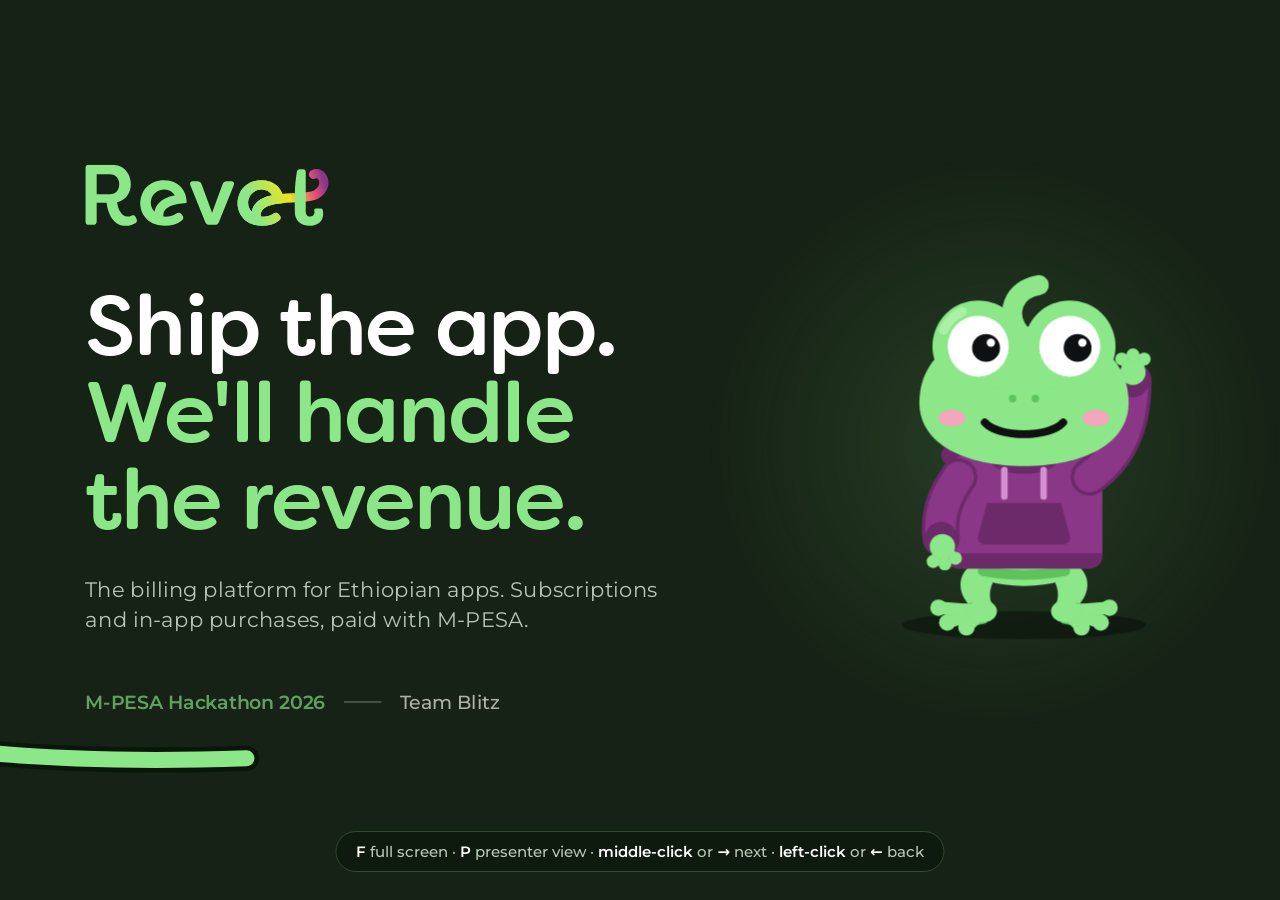
<file: index.html>
<!doctype html>
<html lang="en">
  <head>
    <meta charset="utf-8" />
    <meta name="viewport" content="width=device-width, initial-scale=1" />
    <title>Revet pitch deck</title>
    <link rel="icon" href="assets/favicon.svg" />
    <link rel="stylesheet" href="assets/app.css" />
    <link rel="stylesheet" href="assets/deck.css" />
  </head>
  <body>
    <div id="frame">
      <div id="stage">
        <div id="bg"></div>
<section class="slide" id="s-title" aria-label="Revet">
    <div class="glow" style="left:1060px;top:100px;width:860px;height:860px;background:radial-gradient(closest-side,rgba(139,231,136,.14),rgba(139,231,136,0))"></div>
    <svg class="thread " viewBox="0 0 1920 1080" aria-hidden="true"><g class="th-a"><path class="th-o" d="M -40 992 C 380 1036 800 952 1160 980 C 1480 1004 1852 996 1858 772 C 1864 572 1784 434 1705 424"/><path class="th-g" d="M -40 992 C 380 1036 800 952 1160 980 C 1480 1004 1852 996 1858 772 C 1864 572 1784 434 1705 424"/></g></svg>
    <div class="abs t-mark" style="left:128px;top:112px"><svg class="block max-w-none " style="height:92px;width:372.84px" width="539" height="133" viewBox="0 0 539 133" fill="none" xmlns="http://www.w3.org/2000/svg" xmlns:xlink="http://www.w3.org/1999/xlink">
<use xlink:href="#t1-stroke0_1862_101" fill="#8BE788"/>
<use xlink:href="#t1-stroke0_1862_101" fill="url(#t1-paint0_linear_1862_101)"/>
<path d="M269.279 130.497C264.805 130.497 261.698 128.446 259.958 124.345L228.079 44.9278C226.96 42.1935 226.898 40.0186 227.893 38.4029C229.011 36.6629 231.062 35.793 234.045 35.793H242.993C247.591 35.793 250.636 37.9679 252.128 42.3178L274.872 104.211L297.615 42.3178C299.107 37.9679 302.09 35.793 306.564 35.793H315.699C318.557 35.793 320.546 36.6629 321.664 38.4029C322.783 40.0186 322.783 42.1935 321.664 44.9278L289.786 124.345C288.17 128.446 285.063 130.497 280.464 130.497H269.279Z" fill="#8BE788"/>
<path d="M87.8061 132.548C79.8519 132.548 73.2649 130.684 68.045 126.955C62.9494 123.102 58.7859 118.566 55.5546 113.346C52.4475 108.002 50.2104 102.534 48.8433 96.9409C47.4762 91.2239 46.6062 86.5011 46.2333 82.7726H24.6081V122.667C24.6081 127.887 21.9981 130.497 16.7782 130.497H7.82984C2.60995 130.497 0 127.887 0 122.667V7.82984C0 2.60995 2.60995 0 7.82984 0H57.046C63.7573 0 69.6607 1.11855 74.7563 3.35565C79.9762 5.59274 84.3261 8.63768 87.8061 12.4905C91.4103 16.3432 94.0824 20.8796 95.8223 26.0995C97.6866 31.1951 98.6187 36.6014 98.6187 42.3184C98.6187 52.0125 96.0087 60.4638 90.7888 67.6722C85.6932 74.7563 78.4227 79.3548 68.9771 81.4676C69.35 84.9475 70.0957 88.5518 71.2143 92.2803C72.3328 95.8845 73.8242 99.178 75.6884 102.161C77.5527 105.144 79.7898 107.629 82.3997 109.618C85.0097 111.482 87.8682 112.414 90.9753 112.414C94.5795 112.414 97.5623 111.793 99.9237 110.55C102.285 109.556 104.149 109.307 105.516 109.804C107.008 110.301 108.313 111.668 109.431 113.906L110.736 116.515C111.731 118.753 112.103 120.803 111.855 122.667C111.606 124.407 110.426 125.899 108.313 127.142C105.33 129.006 102.036 130.373 98.4323 131.243C94.9523 132.113 91.4103 132.548 87.8061 132.548ZM53.1311 64.1301C59.4695 64.1301 64.4408 62.1416 68.045 58.1645C71.6492 54.0632 73.4513 48.8433 73.4513 42.5048C73.4513 36.1664 71.5871 30.9465 67.8586 26.8452C64.2544 22.7438 59.3452 20.6931 53.1311 20.6931H24.6081V64.1301H53.1311Z" fill="#8BE788"/>
<path d="M490.467 11.89C501.52 6.60959 515.357 10.606 521.973 21.1045C528.154 30.914 528.602 41.554 525.226 50.8617C521.947 59.9017 515.201 67.4376 507.183 72.4001C502.185 75.4932 496.105 77.2823 490.06 78.4542C483.903 79.648 477.015 80.3383 469.966 80.8256C455.197 81.8466 440.684 81.9925 425.83 83.4504C411.201 84.8863 399.138 87.4293 391.029 92.1209C387.147 94.3672 384.474 96.9387 382.763 99.8697C381.075 102.761 379.962 106.617 380.142 112.05C380.325 117.562 376.005 122.179 370.492 122.362C364.979 122.546 360.363 118.225 360.179 112.713C359.892 104.062 361.671 96.382 365.513 89.8002C369.332 83.2577 374.828 78.4182 381.026 74.832C393.078 67.8587 408.829 65.049 423.879 63.5718C438.704 62.1167 455.737 61.7876 468.588 60.8991C475.35 60.4316 481.291 59.8083 486.259 58.8453C491.338 57.8606 494.677 56.6503 496.671 55.4162C501.451 52.4583 504.92 48.2648 506.449 44.0505C507.88 40.1038 507.728 35.9643 505.074 31.7534C503.824 29.7694 500.926 29.0291 499.077 29.9127C494.1 32.29 488.138 30.1834 485.76 25.2067C483.383 20.2297 485.49 14.2676 490.467 11.89Z" fill="url(#t1-paint1_linear_1862_101)"/>
<path d="M485.788 132.543C481.935 132.543 478.082 131.983 474.229 130.865C470.501 129.87 467.145 128.13 464.162 125.645C461.179 123.159 458.756 119.803 456.892 115.578C455.152 111.352 454.282 106.07 454.282 99.7317C454.282 63.1811 453.492 47.3431 458.756 15.4677C459.377 11.7392 461.552 9.875 465.281 9.875H471.806C475.907 9.875 477.958 11.9257 477.958 16.027C477.958 46.4547 477.958 59.9734 477.958 100.664C477.958 105.014 478.89 108.121 480.754 109.985C482.618 111.725 484.793 112.595 487.279 112.595C489.889 112.595 492.126 111.787 493.99 110.172C495.854 108.432 496.787 106.132 496.787 103.274C496.787 102.777 496.787 102.28 496.787 101.782C496.787 101.161 496.724 100.54 496.6 99.9182C496.227 96.8111 497.408 95.2575 500.142 95.2575H510.023C512.757 95.2575 514.373 96.3761 514.87 98.6132C515.243 100.229 515.491 101.72 515.616 103.087C515.74 104.454 515.802 105.324 515.802 105.697C515.802 114.521 513.006 121.233 507.413 125.831C501.944 130.305 494.736 132.543 485.788 132.543Z" fill="#8BE788"/>
<path d="M169.438 112.548C169.34 112.544 169.244 112.528 169.147 112.518C169.158 111.402 169.107 110.302 169.171 109.181C169.395 105.217 170.389 102.222 171.763 99.8678C173.474 96.9368 176.146 94.3654 180.029 92.119C186.182 88.5587 193.225 86.7642 200.171 85.4637C206.446 84.2887 212.804 83.5853 219.163 83.0596C219.651 82.0097 219.82 80.7317 219.67 79.2255C219.494 76.5544 219.173 74.0067 218.704 71.5826C217.916 67.5004 216.712 63.7683 215.092 60.3861C212.34 54.6401 208.749 49.4015 203.824 45.2967C199.349 41.4438 194.254 38.5853 188.537 36.7211C182.82 34.7326 176.792 33.7383 170.454 33.7383C162.748 33.7383 155.726 35.1054 149.387 37.8396C143.049 40.4495 137.643 44.0538 133.169 48.6523C128.694 53.1265 125.214 58.4085 122.729 64.4983C119.584 72.0451 118.459 80.3517 119.233 88.4768C119.699 93.3706 120.864 98.0547 122.729 102.529C125.214 108.495 128.756 113.715 133.355 118.189C138.078 122.663 143.795 126.205 150.506 128.815C157.217 131.301 164.737 132.543 173.063 132.543C179.029 132.543 185.057 131.736 191.147 130.12C197.361 128.504 203.202 125.584 208.671 121.358C211.032 119.618 212.275 117.692 212.399 115.579C212.539 114.32 212.364 113.121 211.875 111.981C211.494 111.094 210.923 110.242 210.162 109.427L208.484 107.376C205.377 103.896 201.711 103.399 197.485 105.885C193.632 108.37 189.78 110.172 185.927 111.291C180.561 112.676 174.951 113.104 169.438 112.548ZM151.713 95.7398C150.961 97.7788 150.374 99.9029 149.953 102.109C145.184 97.1654 142.198 90.5413 142.01 83.2335L142 82.4981C142 79.6803 142.421 76.8657 143.256 74.1737C146.878 62.4946 157.922 53.9981 170.984 53.9981L171.731 54.0079C181.286 54.2464 189.348 59.049 194.173 66.2854C185.443 68.082 177.098 70.7403 170.026 74.832C163.828 78.4182 158.332 83.2577 154.513 89.8002C153.41 91.6905 152.476 93.6714 151.713 95.7398Z" fill-rule="evenodd" clip-rule="evenodd" fill="#8BE788"/>
<defs>
<linearGradient id="t1-paint0_linear_1862_101" x1="363.591" y1="94.5" x2="469.314" y2="47.7101" gradientUnits="userSpaceOnUse">
<stop stop-color="#8BE788"/>
<stop offset="0.708262" stop-color="#EBE520"/>
</linearGradient>
<linearGradient id="t1-paint1_linear_1862_101" x1="362.657" y1="88.6076" x2="518.516" y2="39.4109" gradientUnits="userSpaceOnUse">
<stop stop-color="#8BE788"/>
<stop offset="0.5" stop-color="#EBE520"/>
<stop offset="0.836538" stop-color="#E74E78"/>
<stop offset="0.9999" stop-color="#8B3788"/>
</linearGradient>
<path id="t1-stroke0_1862_101" d="M380.438 112.548C380.34 112.544 380.244 112.528 380.147 112.518C380.158 111.402 380.107 110.302 380.171 109.181C380.395 105.217 381.389 102.222 382.763 99.8678C384.474 96.9368 387.146 94.3654 391.029 92.119C397.182 88.5587 404.225 86.7642 411.171 85.4637C417.446 84.2887 423.804 83.5853 430.163 83.0596C430.651 82.0097 430.82 80.7317 430.67 79.2255C430.494 76.5544 430.173 74.0067 429.704 71.5826C428.916 67.5004 427.712 63.7683 426.092 60.3861C423.34 54.6401 419.749 49.4015 414.824 45.2967C410.349 41.4438 405.254 38.5853 399.537 36.7211C393.82 34.7326 387.792 33.7383 381.454 33.7383C373.748 33.7383 366.726 35.1054 360.387 37.8396C354.049 40.4495 348.643 44.0538 344.169 48.6523C339.694 53.1265 336.214 58.4085 333.729 64.4983C330.584 72.0451 329.459 80.3517 330.233 88.4768C330.699 93.3706 331.864 98.0547 333.729 102.529C336.214 108.495 339.756 113.715 344.355 118.189C349.078 122.663 354.795 126.205 361.506 128.815C368.217 131.301 375.737 132.543 384.063 132.543C390.029 132.543 396.057 131.736 402.147 130.12C408.361 128.504 414.202 125.584 419.671 121.358C422.032 119.618 423.275 117.692 423.399 115.579C423.539 114.32 423.364 113.121 422.875 111.981C422.494 111.094 421.923 110.242 421.162 109.427L419.484 107.376C416.377 103.896 412.711 103.399 408.485 105.885C404.632 108.37 400.78 110.172 396.927 111.291C391.561 112.676 385.951 113.104 380.438 112.548ZM362.713 95.7398C361.961 97.7788 361.374 99.9029 360.953 102.109C356.184 97.1654 353.198 90.5413 353.01 83.2335L353 82.4981C353 79.6803 353.421 76.8657 354.256 74.1737C357.878 62.4946 368.922 53.9981 381.984 53.9981L382.731 54.0079C392.286 54.2464 400.348 59.049 405.173 66.2854C396.443 68.082 388.098 70.7403 381.026 74.832C374.828 78.4182 369.332 83.2577 365.513 89.8002C364.41 91.6905 363.476 93.6714 362.713 95.7398Z" fill-rule="evenodd" clip-rule="evenodd"/>
</defs>
</svg>
</div>
    <h1 class="display abs" style="left:128px;top:300px"><span class="ln t-l">Ship the app.</span><span class="ln t-l green">We'll handle</span><span class="ln t-l green">the revenue.</span></h1>
    <p class="lead abs t-lead" style="left:128px;top:728px;width:900px;font-size:32px">The billing platform for Ethiopian apps. Subscriptions and in-app purchases, paid with <span class="nw">M-PESA</span>.</p>
    <div class="abs t-foot" style="left:128px;top:904px;display:flex;align-items:center;gap:28px;font:600 28px/1 var(--f-body)"><span class="green"><span class="nw">M-PESA</span> Hackathon 2026</span><span style="width:56px;height:1.5px;background:var(--line-strong)"></span><span style="font-weight:500">Team Blitz</span></div>
    <div class="mascot " style="left:1236px;top:250px;width:600px" data-morph="mascot"><svg xmlns="http://www.w3.org/2000/svg" viewBox="-46 -84 92 92"><ellipse cx="0" cy="1" rx="28" ry="3.2" fill="#000" opacity="0.35"></ellipse><g transform="translate(0 0) scale(1 1)"><ellipse cx="0" cy="-12" rx="12" ry="4" fill="#8be788"></ellipse><path d="M-12.5 -12.5C-15.6 -10-15 -5.6-12 -3.2L-7.4 -3.8C-8.4 -6.4-7.6 -9.4-4.4 -12.5z" fill="#8be788"></path><path d="M12.5 -12.5C15.6 -10 15 -5.6 12 -3.2L7.4 -3.8C8.4 -6.4 7.6 -9.4 4.4 -12.5z" fill="#8be788"></path><path d="M-9.5 -11.4C-3.5 -10.3 3.5 -10.3 9.5 -11.4" stroke="#5ec35b" stroke-width="2.2" stroke-linecap="round" fill="none"></path><g><path d="M-9 -4.6L-19.6 -3Q-17.6 -2 -17.6 0.4Q-15 -0.2 -13.2 1.5L-8.6 0.6z" fill="#5ec35b"></path><g stroke="#8be788" stroke-width="2.8" stroke-linecap="round"><path d="M-9.4 -2.2L-19.6 -3"></path><path d="M-9.4 -2.2L-17.6 0.4"></path><path d="M-9.4 -2.2L-13.2 1.5"></path></g><circle cx="-19.6" cy="-3" r="1.9" fill="#8be788"></circle><circle cx="-17.6" cy="0.4" r="1.9" fill="#8be788"></circle><circle cx="-13.2" cy="1.5" r="1.9" fill="#8be788"></circle><ellipse cx="-9.6" cy="-2.2" rx="3.4" ry="2.6" fill="#8be788"></ellipse></g><g><path d="M9 -4.6L19.6 -3Q17.6 -2 17.6 0.4Q15 -0.2 13.2 1.5L8.6 0.6z" fill="#5ec35b"></path><g stroke="#8be788" stroke-width="2.8" stroke-linecap="round"><path d="M9.4 -2.2L19.6 -3"></path><path d="M9.4 -2.2L17.6 0.4"></path><path d="M9.4 -2.2L13.2 1.5"></path></g><circle cx="19.6" cy="-3" r="1.9" fill="#8be788"></circle><circle cx="17.6" cy="0.4" r="1.9" fill="#8be788"></circle><circle cx="13.2" cy="1.5" r="1.9" fill="#8be788"></circle><ellipse cx="9.6" cy="-2.2" rx="3.4" ry="2.6" fill="#8be788"></ellipse></g><ellipse cx="0" cy="-38" rx="19" ry="6.5" fill="#6c2a6a"></ellipse><path d="M-13 -38C-16 -38-18 -35.5-18 -31.5V-15C-18 -13.3-16.7 -12-15 -12H15C16.7 -12 18 -13.3 18 -15V-31.5C18 -35.5 16 -38 13 -38z" fill="#8b3788"></path><path d="M-18 -15.5H18V-15C18 -13.3 16.7 -12 15 -12H-15C-16.7 -12-18 -13.3-18 -15z" fill="#6c2a6a"></path><path d="M-8.5 -27H8.5L10.5 -19.5C10.8 -18.4 10 -17.5 8.9 -17.5H-8.9C-10 -17.5-10.8 -18.4-10.5 -19.5z" fill="#6c2a6a"></path><path d="M-8 -37C-6.5 -32.6 6.5 -32.6 8 -37z" fill="#6c2a6a"></path><g stroke="#d38fd0" stroke-width="1.5" stroke-linecap="round"><path d="M-4.5 -34.6V-28.5"></path><path d="M4.5 -34.6V-28.5"></path></g><g stroke-linecap="round" fill="none"><g stroke="#6c2a6a" stroke-width="8.6"><path d="M-15 -33Q-20 -26 -19 -19"></path><path d="M15 -33Q25 -40 25 -55"></path></g><g stroke="#8b3788" stroke-width="7"><path d="M-15 -33Q-20 -26 -19 -19"></path><path d="M15 -33Q25 -40 25 -55"></path></g></g><g><circle cx="-19" cy="-19" r="3.7" fill="#6c2a6a"></circle><g stroke="#8be788" stroke-width="2.1" stroke-linecap="round"><path d="M-18.71715728752538 -17.020101012677667L-15.738508036226175 -14.350335360464971"></path><path d="M-18.71715728752538 -17.020101012677667L-18.151471862576145 -13.060303038033002"></path><path d="M-18.71715728752538 -17.020101012677667L-20.829126186153065 -13.623104196189702"></path></g><g fill="#8be788"><circle cx="-18.71715728752538" cy="-17.020101012677667" r="2.9"></circle><circle cx="-15.738508036226175" cy="-14.350335360464971" r="1.5"></circle><circle cx="-18.151471862576145" cy="-13.060303038033002" r="1.5"></circle><circle cx="-20.829126186153065" cy="-13.623104196189702" r="1.5"></circle></g></g><g><circle cx="25" cy="-55" r="3.7" fill="#6c2a6a"></circle><g stroke="#8be788" stroke-width="2.1" stroke-linecap="round"><path d="M25 -57L22.42884956125384 -60.064177772475915"></path><path d="M25 -57L25 -61"></path><path d="M25 -57L27.57115043874616 -60.064177772475915"></path></g><g fill="#8be788"><circle cx="25" cy="-57" r="2.9"></circle><circle cx="22.42884956125384" cy="-60.064177772475915" r="1.5"></circle><circle cx="25" cy="-61" r="1.5"></circle><circle cx="27.57115043874616" cy="-60.064177772475915" r="1.5"></circle></g></g><g><g fill="#8be788"><path d="M-24 -50C-24 -61.5-13.5 -67.5 0 -67.5S24 -61.5 24 -50C24 -40.5 13.5 -35.5 0 -35.5S-24 -40.5-24 -50z"></path><circle cx="-10.5" cy="-63" r="10.5"></circle><circle cx="10.5" cy="-63" r="10.5"></circle></g><path d="M-18.43 -66.7A8.75 8.75 0 0 1 -14.2 -70.93" stroke="#b9f4b6" stroke-width="2.2" stroke-linecap="round" fill="none" opacity="0.7"></path><path d="M-1 -66c-3.4-4.4-1.6-10 4.4-11" stroke="#8be788" stroke-width="4.6" stroke-linecap="round" fill="none"></path><g><g fill="#f4a6bd"><ellipse cx="-16.5" cy="-46.5" rx="3.1" ry="1.9"></ellipse><ellipse cx="16.5" cy="-46.5" rx="3.1" ry="1.9"></ellipse></g><g fill="#5ec35b"><circle cx="-2.6" cy="-51" r="0.85"></circle><circle cx="2.6" cy="-51" r="0.85"></circle></g><g class="anim-blink"><circle cx="-10.5" cy="-63" r="7" fill="#ffffff"></circle><circle cx="10.5" cy="-63" r="7" fill="#ffffff"></circle><circle cx="-8.7" cy="-62.6" r="3.2" fill="#0f1012"></circle><circle cx="12.3" cy="-62.6" r="3.2" fill="#0f1012"></circle><circle cx="-7.6" cy="-63.800000000000004" r="0.95" fill="#ffffff"></circle><circle cx="13.4" cy="-63.800000000000004" r="0.95" fill="#ffffff"></circle></g><path d="M-9 -45.5c3.2 3.6 14.8 3.6 18 0" stroke="#0f1012" stroke-width="1.8" stroke-linecap="round" fill="none"></path></g></g></g></svg></div>
    <div class="toast t-toast" style="left:1040px;top:744px"><span class="tick"><svg xmlns="http://www.w3.org/2000/svg" width="24" height="24" viewBox="0 0 24 24" fill="none" stroke="currentColor" stroke-width="3" stroke-linecap="round" stroke-linejoin="round" class="lucide lucide-check " style="width:30px;height:30px" aria-hidden="true"><path d="M20 6 9 17l-5-5"></path></svg></span><div><b>Payment received</b><span>Pro Monthly · 99 ETB by <span class="nw">M-PESA</span></span></div></div>
    <div class="toast t-toast" style="left:1270px;top:150px"><span class="tick soft"><svg xmlns="http://www.w3.org/2000/svg" width="24" height="24" viewBox="0 0 24 24" fill="none" stroke="currentColor" stroke-width="2" stroke-linecap="round" stroke-linejoin="round" class="lucide lucide-send " style="width:28px;height:28px" aria-hidden="true"><path d="M14.536 21.686a.5.5 0 0 0 .937-.024l6.5-19a.496.496 0 0 0-.635-.635l-19 6.5a.5.5 0 0 0-.024.937l7.93 3.18a2 2 0 0 1 1.112 1.11z"></path><path d="m21.854 2.147-10.94 10.939"></path></svg></span><div><b>Weekly payout sent</b><span>B2C to the developer's <span class="nw">M-PESA</span></span></div></div>
</section>
<section class="slide" id="s-hook" aria-label="The hook: getting paid">
    <p class="chrome-label in">A developer in Addis</p>
    <div class="glow" style="left:980px;top:60px;width:900px;height:900px;background:radial-gradient(closest-side,rgba(139,231,136,.08),rgba(139,231,136,0))"></div>
    <svg class="thread " viewBox="0 0 1920 1080" aria-hidden="true"><g class="th-a"><path class="th-o" d="M -40 1000 C 300 1030 700 992 960 948 C 1120 918 1240 820 1180 720 C 1120 610 950 646 992 762 C 1032 878 1222 858 1212 738 C 1202 598 1012 566 964 684 C 924 784 1064 862 1144 802 C 1232 734 1152 584 1062 624 C 984 662 1034 806 1250 902 C 1330 940 1460 1004 1980 994"/><path class="th-g" d="M -40 1000 C 300 1030 700 992 960 948 C 1120 918 1240 820 1180 720 C 1120 610 950 646 992 762 C 1032 878 1222 858 1212 738 C 1202 598 1012 566 964 684 C 924 784 1064 862 1144 802 C 1232 734 1152 584 1062 624 C 984 662 1034 806 1250 902 C 1330 940 1460 1004 1980 994"/></g></svg>
    <div class="abs" style="left:128px;top:150px">
      <h1 class="h1" style="font-size:92px"><span class="ln h-l1" data-morph="h1a" data-morph-kind="text">Building the app is easy.</span></h1>
      <h1 class="h1" style="font-size:92px;margin-top:6px"><span class="ln h-l2 pink" data-morph="h1b" data-morph-kind="text">Getting paid is not.</span></h1>
    </div>
    <div class="mascot" style="left:270px;top:430px;width:540px;height:540px" data-morph="mascot"><div class="m-cheer" style=""><svg xmlns="http://www.w3.org/2000/svg" viewBox="-46 -84 92 92"><ellipse cx="0" cy="1" rx="28" ry="3.2" fill="#000" opacity="0.35"></ellipse><g transform="translate(0 0) scale(1 1)"><ellipse cx="0" cy="-12" rx="12" ry="4" fill="#8be788"></ellipse><path d="M-12.5 -12.5C-15.6 -10-15 -5.6-12 -3.2L-7.4 -3.8C-8.4 -6.4-7.6 -9.4-4.4 -12.5z" fill="#8be788"></path><path d="M12.5 -12.5C15.6 -10 15 -5.6 12 -3.2L7.4 -3.8C8.4 -6.4 7.6 -9.4 4.4 -12.5z" fill="#8be788"></path><path d="M-9.5 -11.4C-3.5 -10.3 3.5 -10.3 9.5 -11.4" stroke="#5ec35b" stroke-width="2.2" stroke-linecap="round" fill="none"></path><g><path d="M-9 -4.6L-19.6 -3Q-17.6 -2 -17.6 0.4Q-15 -0.2 -13.2 1.5L-8.6 0.6z" fill="#5ec35b"></path><g stroke="#8be788" stroke-width="2.8" stroke-linecap="round"><path d="M-9.4 -2.2L-19.6 -3"></path><path d="M-9.4 -2.2L-17.6 0.4"></path><path d="M-9.4 -2.2L-13.2 1.5"></path></g><circle cx="-19.6" cy="-3" r="1.9" fill="#8be788"></circle><circle cx="-17.6" cy="0.4" r="1.9" fill="#8be788"></circle><circle cx="-13.2" cy="1.5" r="1.9" fill="#8be788"></circle><ellipse cx="-9.6" cy="-2.2" rx="3.4" ry="2.6" fill="#8be788"></ellipse></g><g><path d="M9 -4.6L19.6 -3Q17.6 -2 17.6 0.4Q15 -0.2 13.2 1.5L8.6 0.6z" fill="#5ec35b"></path><g stroke="#8be788" stroke-width="2.8" stroke-linecap="round"><path d="M9.4 -2.2L19.6 -3"></path><path d="M9.4 -2.2L17.6 0.4"></path><path d="M9.4 -2.2L13.2 1.5"></path></g><circle cx="19.6" cy="-3" r="1.9" fill="#8be788"></circle><circle cx="17.6" cy="0.4" r="1.9" fill="#8be788"></circle><circle cx="13.2" cy="1.5" r="1.9" fill="#8be788"></circle><ellipse cx="9.6" cy="-2.2" rx="3.4" ry="2.6" fill="#8be788"></ellipse></g><ellipse cx="0" cy="-38" rx="19" ry="6.5" fill="#6c2a6a"></ellipse><path d="M-13 -38C-16 -38-18 -35.5-18 -31.5V-15C-18 -13.3-16.7 -12-15 -12H15C16.7 -12 18 -13.3 18 -15V-31.5C18 -35.5 16 -38 13 -38z" fill="#8b3788"></path><path d="M-18 -15.5H18V-15C18 -13.3 16.7 -12 15 -12H-15C-16.7 -12-18 -13.3-18 -15z" fill="#6c2a6a"></path><path d="M-8.5 -27H8.5L10.5 -19.5C10.8 -18.4 10 -17.5 8.9 -17.5H-8.9C-10 -17.5-10.8 -18.4-10.5 -19.5z" fill="#6c2a6a"></path><path d="M-8 -37C-6.5 -32.6 6.5 -32.6 8 -37z" fill="#6c2a6a"></path><g stroke="#d38fd0" stroke-width="1.5" stroke-linecap="round"><path d="M-4.5 -34.6V-28.5"></path><path d="M4.5 -34.6V-28.5"></path></g><g stroke-linecap="round" fill="none"><g stroke="#6c2a6a" stroke-width="8.6"><path d="M-15 -33Q-26 -38 -26 -51"></path><path d="M15 -33Q26 -38 26 -51"></path></g><g stroke="#8b3788" stroke-width="7"><path d="M-15 -33Q-26 -38 -26 -51"></path><path d="M15 -33Q26 -38 26 -51"></path></g></g><g><circle cx="-26" cy="-51" r="3.7" fill="#6c2a6a"></circle><g stroke="#8be788" stroke-width="2.1" stroke-linecap="round"><path d="M-26 -53L-28.57115043874616 -56.064177772475915"></path><path d="M-26 -53L-26 -57"></path><path d="M-26 -53L-23.42884956125384 -56.064177772475915"></path></g><g fill="#8be788"><circle cx="-26" cy="-53" r="2.9"></circle><circle cx="-28.57115043874616" cy="-56.064177772475915" r="1.5"></circle><circle cx="-26" cy="-57" r="1.5"></circle><circle cx="-23.42884956125384" cy="-56.064177772475915" r="1.5"></circle></g></g><g><circle cx="26" cy="-51" r="3.7" fill="#6c2a6a"></circle><g stroke="#8be788" stroke-width="2.1" stroke-linecap="round"><path d="M26 -53L23.42884956125384 -56.064177772475915"></path><path d="M26 -53L26 -57"></path><path d="M26 -53L28.57115043874616 -56.064177772475915"></path></g><g fill="#8be788"><circle cx="26" cy="-53" r="2.9"></circle><circle cx="23.42884956125384" cy="-56.064177772475915" r="1.5"></circle><circle cx="26" cy="-57" r="1.5"></circle><circle cx="28.57115043874616" cy="-56.064177772475915" r="1.5"></circle></g></g><g><g fill="#8be788"><path d="M-24 -50C-24 -61.5-13.5 -67.5 0 -67.5S24 -61.5 24 -50C24 -40.5 13.5 -35.5 0 -35.5S-24 -40.5-24 -50z"></path><circle cx="-10.5" cy="-63" r="10.5"></circle><circle cx="10.5" cy="-63" r="10.5"></circle></g><path d="M-18.43 -66.7A8.75 8.75 0 0 1 -14.2 -70.93" stroke="#b9f4b6" stroke-width="2.2" stroke-linecap="round" fill="none" opacity="0.7"></path><path d="M-1 -66c-3.4-4.4-1.6-10 4.4-11" stroke="#8be788" stroke-width="4.6" stroke-linecap="round" fill="none"></path><g><g fill="#f4a6bd"><ellipse cx="-16.5" cy="-46.5" rx="3.1" ry="1.9"></ellipse><ellipse cx="16.5" cy="-46.5" rx="3.1" ry="1.9"></ellipse></g><g fill="#5ec35b"><circle cx="-2.6" cy="-51" r="0.85"></circle><circle cx="2.6" cy="-51" r="0.85"></circle></g><g stroke="#0f1012" stroke-width="2" stroke-linecap="round" fill="none"><path d="M-15 -62c2.5-4 6.5-4 9 0"></path><path d="M6 -62c2.5-4 6.5-4 9 0"></path></g><g><path d="M-8 -46.5h16c0 4.4-3.6 7-8 7s-8-2.6-8-7z" fill="#0f1012"></path><path d="M-3.4 -40.6c1.8-1.8 5-1.8 6.8 0-1.6 1.2-5.2 1.2-6.8 0z" fill="#f4a6bd"></path></g></g></g></g></svg></div><div class="m-surprised" style="position:absolute;inset:0;opacity:0"><svg xmlns="http://www.w3.org/2000/svg" viewBox="-46 -84 92 92"><ellipse cx="0" cy="1" rx="28" ry="3.2" fill="#000" opacity="0.35"></ellipse><g transform="translate(0 0) scale(1 1)"><ellipse cx="0" cy="-12" rx="12" ry="4" fill="#8be788"></ellipse><path d="M-12.5 -12.5C-15.6 -10-15 -5.6-12 -3.2L-7.4 -3.8C-8.4 -6.4-7.6 -9.4-4.4 -12.5z" fill="#8be788"></path><path d="M12.5 -12.5C15.6 -10 15 -5.6 12 -3.2L7.4 -3.8C8.4 -6.4 7.6 -9.4 4.4 -12.5z" fill="#8be788"></path><path d="M-9.5 -11.4C-3.5 -10.3 3.5 -10.3 9.5 -11.4" stroke="#5ec35b" stroke-width="2.2" stroke-linecap="round" fill="none"></path><g><path d="M-9 -4.6L-19.6 -3Q-17.6 -2 -17.6 0.4Q-15 -0.2 -13.2 1.5L-8.6 0.6z" fill="#5ec35b"></path><g stroke="#8be788" stroke-width="2.8" stroke-linecap="round"><path d="M-9.4 -2.2L-19.6 -3"></path><path d="M-9.4 -2.2L-17.6 0.4"></path><path d="M-9.4 -2.2L-13.2 1.5"></path></g><circle cx="-19.6" cy="-3" r="1.9" fill="#8be788"></circle><circle cx="-17.6" cy="0.4" r="1.9" fill="#8be788"></circle><circle cx="-13.2" cy="1.5" r="1.9" fill="#8be788"></circle><ellipse cx="-9.6" cy="-2.2" rx="3.4" ry="2.6" fill="#8be788"></ellipse></g><g><path d="M9 -4.6L19.6 -3Q17.6 -2 17.6 0.4Q15 -0.2 13.2 1.5L8.6 0.6z" fill="#5ec35b"></path><g stroke="#8be788" stroke-width="2.8" stroke-linecap="round"><path d="M9.4 -2.2L19.6 -3"></path><path d="M9.4 -2.2L17.6 0.4"></path><path d="M9.4 -2.2L13.2 1.5"></path></g><circle cx="19.6" cy="-3" r="1.9" fill="#8be788"></circle><circle cx="17.6" cy="0.4" r="1.9" fill="#8be788"></circle><circle cx="13.2" cy="1.5" r="1.9" fill="#8be788"></circle><ellipse cx="9.6" cy="-2.2" rx="3.4" ry="2.6" fill="#8be788"></ellipse></g><ellipse cx="0" cy="-38" rx="19" ry="6.5" fill="#6c2a6a"></ellipse><path d="M-13 -38C-16 -38-18 -35.5-18 -31.5V-15C-18 -13.3-16.7 -12-15 -12H15C16.7 -12 18 -13.3 18 -15V-31.5C18 -35.5 16 -38 13 -38z" fill="#8b3788"></path><path d="M-18 -15.5H18V-15C18 -13.3 16.7 -12 15 -12H-15C-16.7 -12-18 -13.3-18 -15z" fill="#6c2a6a"></path><path d="M-8.5 -27H8.5L10.5 -19.5C10.8 -18.4 10 -17.5 8.9 -17.5H-8.9C-10 -17.5-10.8 -18.4-10.5 -19.5z" fill="#6c2a6a"></path><path d="M-8 -37C-6.5 -32.6 6.5 -32.6 8 -37z" fill="#6c2a6a"></path><g stroke="#d38fd0" stroke-width="1.5" stroke-linecap="round"><path d="M-4.5 -34.6V-28.5"></path><path d="M4.5 -34.6V-28.5"></path></g><g stroke-linecap="round" fill="none"><g stroke="#6c2a6a" stroke-width="8.6"><path d="M-15 -33Q-20 -26 -19 -19"></path><path d="M15 -33Q20 -26 19 -19"></path></g><g stroke="#8b3788" stroke-width="7"><path d="M-15 -33Q-20 -26 -19 -19"></path><path d="M15 -33Q20 -26 19 -19"></path></g></g><g><circle cx="-19" cy="-19" r="3.7" fill="#6c2a6a"></circle><g stroke="#8be788" stroke-width="2.1" stroke-linecap="round"><path d="M-18.71715728752538 -17.020101012677667L-15.738508036226175 -14.350335360464971"></path><path d="M-18.71715728752538 -17.020101012677667L-18.151471862576145 -13.060303038033002"></path><path d="M-18.71715728752538 -17.020101012677667L-20.829126186153065 -13.623104196189702"></path></g><g fill="#8be788"><circle cx="-18.71715728752538" cy="-17.020101012677667" r="2.9"></circle><circle cx="-15.738508036226175" cy="-14.350335360464971" r="1.5"></circle><circle cx="-18.151471862576145" cy="-13.060303038033002" r="1.5"></circle><circle cx="-20.829126186153065" cy="-13.623104196189702" r="1.5"></circle></g></g><g><circle cx="19" cy="-19" r="3.7" fill="#6c2a6a"></circle><g stroke="#8be788" stroke-width="2.1" stroke-linecap="round"><path d="M18.71715728752538 -17.020101012677667L20.829126186153065 -13.623104196189702"></path><path d="M18.71715728752538 -17.020101012677667L18.151471862576145 -13.060303038033002"></path><path d="M18.71715728752538 -17.020101012677667L15.738508036226175 -14.350335360464971"></path></g><g fill="#8be788"><circle cx="18.71715728752538" cy="-17.020101012677667" r="2.9"></circle><circle cx="20.829126186153065" cy="-13.623104196189702" r="1.5"></circle><circle cx="18.151471862576145" cy="-13.060303038033002" r="1.5"></circle><circle cx="15.738508036226175" cy="-14.350335360464971" r="1.5"></circle></g></g><g><g fill="#8be788"><path d="M-24 -50C-24 -61.5-13.5 -67.5 0 -67.5S24 -61.5 24 -50C24 -40.5 13.5 -35.5 0 -35.5S-24 -40.5-24 -50z"></path><circle cx="-10.5" cy="-63" r="10.5"></circle><circle cx="10.5" cy="-63" r="10.5"></circle></g><path d="M-18.43 -66.7A8.75 8.75 0 0 1 -14.2 -70.93" stroke="#b9f4b6" stroke-width="2.2" stroke-linecap="round" fill="none" opacity="0.7"></path><path d="M-1 -66c-3.4-4.4-1.6-10 4.4-11" stroke="#8be788" stroke-width="4.6" stroke-linecap="round" fill="none"></path><g><g fill="#f4a6bd"><ellipse cx="-16.5" cy="-46.5" rx="3.1" ry="1.9"></ellipse><ellipse cx="16.5" cy="-46.5" rx="3.1" ry="1.9"></ellipse></g><g fill="#5ec35b"><circle cx="-2.6" cy="-51" r="0.85"></circle><circle cx="2.6" cy="-51" r="0.85"></circle></g><g class="anim-blink"><circle cx="-10.5" cy="-63" r="7" fill="#ffffff"></circle><circle cx="10.5" cy="-63" r="7" fill="#ffffff"></circle><circle cx="-8.7" cy="-62.6" r="2.4" fill="#0f1012"></circle><circle cx="12.3" cy="-62.6" r="2.4" fill="#0f1012"></circle><circle cx="-7.6" cy="-63.800000000000004" r="0.95" fill="#ffffff"></circle><circle cx="13.4" cy="-63.800000000000004" r="0.95" fill="#ffffff"></circle></g><ellipse cx="0" cy="-43.5" rx="2.6" ry="3.2" fill="#0f1012"></ellipse></g></g></g></svg></div><div class="m-sad" style="position:absolute;inset:0;opacity:0"><svg xmlns="http://www.w3.org/2000/svg" viewBox="-46 -84 92 92"><ellipse cx="0" cy="1" rx="28" ry="3.2" fill="#000" opacity="0.35"></ellipse><g transform="translate(0 0) scale(1 1)"><ellipse cx="0" cy="-12" rx="12" ry="4" fill="#8be788"></ellipse><path d="M-12.5 -12.5C-15.6 -10-15 -5.6-12 -3.2L-7.4 -3.8C-8.4 -6.4-7.6 -9.4-4.4 -12.5z" fill="#8be788"></path><path d="M12.5 -12.5C15.6 -10 15 -5.6 12 -3.2L7.4 -3.8C8.4 -6.4 7.6 -9.4 4.4 -12.5z" fill="#8be788"></path><path d="M-9.5 -11.4C-3.5 -10.3 3.5 -10.3 9.5 -11.4" stroke="#5ec35b" stroke-width="2.2" stroke-linecap="round" fill="none"></path><g><path d="M-9 -4.6L-19.6 -3Q-17.6 -2 -17.6 0.4Q-15 -0.2 -13.2 1.5L-8.6 0.6z" fill="#5ec35b"></path><g stroke="#8be788" stroke-width="2.8" stroke-linecap="round"><path d="M-9.4 -2.2L-19.6 -3"></path><path d="M-9.4 -2.2L-17.6 0.4"></path><path d="M-9.4 -2.2L-13.2 1.5"></path></g><circle cx="-19.6" cy="-3" r="1.9" fill="#8be788"></circle><circle cx="-17.6" cy="0.4" r="1.9" fill="#8be788"></circle><circle cx="-13.2" cy="1.5" r="1.9" fill="#8be788"></circle><ellipse cx="-9.6" cy="-2.2" rx="3.4" ry="2.6" fill="#8be788"></ellipse></g><g><path d="M9 -4.6L19.6 -3Q17.6 -2 17.6 0.4Q15 -0.2 13.2 1.5L8.6 0.6z" fill="#5ec35b"></path><g stroke="#8be788" stroke-width="2.8" stroke-linecap="round"><path d="M9.4 -2.2L19.6 -3"></path><path d="M9.4 -2.2L17.6 0.4"></path><path d="M9.4 -2.2L13.2 1.5"></path></g><circle cx="19.6" cy="-3" r="1.9" fill="#8be788"></circle><circle cx="17.6" cy="0.4" r="1.9" fill="#8be788"></circle><circle cx="13.2" cy="1.5" r="1.9" fill="#8be788"></circle><ellipse cx="9.6" cy="-2.2" rx="3.4" ry="2.6" fill="#8be788"></ellipse></g><ellipse cx="0" cy="-38" rx="19" ry="6.5" fill="#6c2a6a"></ellipse><path d="M-13 -38C-16 -38-18 -35.5-18 -31.5V-15C-18 -13.3-16.7 -12-15 -12H15C16.7 -12 18 -13.3 18 -15V-31.5C18 -35.5 16 -38 13 -38z" fill="#8b3788"></path><path d="M-18 -15.5H18V-15C18 -13.3 16.7 -12 15 -12H-15C-16.7 -12-18 -13.3-18 -15z" fill="#6c2a6a"></path><path d="M-8.5 -27H8.5L10.5 -19.5C10.8 -18.4 10 -17.5 8.9 -17.5H-8.9C-10 -17.5-10.8 -18.4-10.5 -19.5z" fill="#6c2a6a"></path><path d="M-8 -37C-6.5 -32.6 6.5 -32.6 8 -37z" fill="#6c2a6a"></path><g stroke="#d38fd0" stroke-width="1.5" stroke-linecap="round"><path d="M-4.5 -34.6V-28.5"></path><path d="M4.5 -34.6V-28.5"></path></g><g stroke-linecap="round" fill="none"><g stroke="#6c2a6a" stroke-width="8.6"><path d="M-15 -33Q-20 -26 -19 -19"></path><path d="M15 -33Q20 -26 19 -19"></path></g><g stroke="#8b3788" stroke-width="7"><path d="M-15 -33Q-20 -26 -19 -19"></path><path d="M15 -33Q20 -26 19 -19"></path></g></g><g><circle cx="-19" cy="-19" r="3.7" fill="#6c2a6a"></circle><g stroke="#8be788" stroke-width="2.1" stroke-linecap="round"><path d="M-18.71715728752538 -17.020101012677667L-15.738508036226175 -14.350335360464971"></path><path d="M-18.71715728752538 -17.020101012677667L-18.151471862576145 -13.060303038033002"></path><path d="M-18.71715728752538 -17.020101012677667L-20.829126186153065 -13.623104196189702"></path></g><g fill="#8be788"><circle cx="-18.71715728752538" cy="-17.020101012677667" r="2.9"></circle><circle cx="-15.738508036226175" cy="-14.350335360464971" r="1.5"></circle><circle cx="-18.151471862576145" cy="-13.060303038033002" r="1.5"></circle><circle cx="-20.829126186153065" cy="-13.623104196189702" r="1.5"></circle></g></g><g><circle cx="19" cy="-19" r="3.7" fill="#6c2a6a"></circle><g stroke="#8be788" stroke-width="2.1" stroke-linecap="round"><path d="M18.71715728752538 -17.020101012677667L20.829126186153065 -13.623104196189702"></path><path d="M18.71715728752538 -17.020101012677667L18.151471862576145 -13.060303038033002"></path><path d="M18.71715728752538 -17.020101012677667L15.738508036226175 -14.350335360464971"></path></g><g fill="#8be788"><circle cx="18.71715728752538" cy="-17.020101012677667" r="2.9"></circle><circle cx="20.829126186153065" cy="-13.623104196189702" r="1.5"></circle><circle cx="18.151471862576145" cy="-13.060303038033002" r="1.5"></circle><circle cx="15.738508036226175" cy="-14.350335360464971" r="1.5"></circle></g></g><g><g fill="#8be788"><path d="M-24 -50C-24 -61.5-13.5 -67.5 0 -67.5S24 -61.5 24 -50C24 -40.5 13.5 -35.5 0 -35.5S-24 -40.5-24 -50z"></path><circle cx="-10.5" cy="-63" r="10.5"></circle><circle cx="10.5" cy="-63" r="10.5"></circle></g><path d="M-18.43 -66.7A8.75 8.75 0 0 1 -14.2 -70.93" stroke="#b9f4b6" stroke-width="2.2" stroke-linecap="round" fill="none" opacity="0.7"></path><path d="M-1 -66c-3.4-4.4-1.6-10 4.4-11" stroke="#8be788" stroke-width="4.6" stroke-linecap="round" fill="none"></path><g><g fill="#f4a6bd"><ellipse cx="-16.5" cy="-46.5" rx="3.1" ry="1.9"></ellipse><ellipse cx="16.5" cy="-46.5" rx="3.1" ry="1.9"></ellipse></g><g fill="#5ec35b"><circle cx="-2.6" cy="-51" r="0.85"></circle><circle cx="2.6" cy="-51" r="0.85"></circle></g><g class="anim-blink"><circle cx="-10.5" cy="-63" r="7" fill="#ffffff"></circle><circle cx="10.5" cy="-63" r="7" fill="#ffffff"></circle><circle cx="-10.5" cy="-61.6" r="3.2" fill="#0f1012"></circle><circle cx="10.5" cy="-61.6" r="3.2" fill="#0f1012"></circle><circle cx="-9.4" cy="-62.800000000000004" r="0.95" fill="#ffffff"></circle><circle cx="11.6" cy="-62.800000000000004" r="0.95" fill="#ffffff"></circle><g><path d="M-17.15 -65.2A7 7 0 0 1 -6.05 -68.4Z" fill="#8be788"></path><path d="M-17.15 -65.2L-6.05 -68.4" stroke="#0f1012" stroke-width="1.6" stroke-linecap="round" fill="none"></path></g><g><path d="M6.05 -68.4A7 7 0 0 1 17.15 -65.2Z" fill="#8be788"></path><path d="M6.05 -68.4L17.15 -65.2" stroke="#0f1012" stroke-width="1.6" stroke-linecap="round" fill="none"></path></g></g><path d="M-6 -42.5c3-2.6 9-2.6 12 0" stroke="#0f1012" stroke-width="1.8" stroke-linecap="round" fill="none"></path></g></g></g></svg></div><div class="m-shrug" style="position:absolute;inset:0;opacity:0"><svg xmlns="http://www.w3.org/2000/svg" viewBox="-46 -84 92 92"><ellipse cx="0" cy="1" rx="28" ry="3.2" fill="#000" opacity="0.35"></ellipse><g transform="translate(0 0) scale(1 1)"><ellipse cx="0" cy="-12" rx="12" ry="4" fill="#8be788"></ellipse><path d="M-12.5 -12.5C-15.6 -10-15 -5.6-12 -3.2L-7.4 -3.8C-8.4 -6.4-7.6 -9.4-4.4 -12.5z" fill="#8be788"></path><path d="M12.5 -12.5C15.6 -10 15 -5.6 12 -3.2L7.4 -3.8C8.4 -6.4 7.6 -9.4 4.4 -12.5z" fill="#8be788"></path><path d="M-9.5 -11.4C-3.5 -10.3 3.5 -10.3 9.5 -11.4" stroke="#5ec35b" stroke-width="2.2" stroke-linecap="round" fill="none"></path><g><path d="M-9 -4.6L-19.6 -3Q-17.6 -2 -17.6 0.4Q-15 -0.2 -13.2 1.5L-8.6 0.6z" fill="#5ec35b"></path><g stroke="#8be788" stroke-width="2.8" stroke-linecap="round"><path d="M-9.4 -2.2L-19.6 -3"></path><path d="M-9.4 -2.2L-17.6 0.4"></path><path d="M-9.4 -2.2L-13.2 1.5"></path></g><circle cx="-19.6" cy="-3" r="1.9" fill="#8be788"></circle><circle cx="-17.6" cy="0.4" r="1.9" fill="#8be788"></circle><circle cx="-13.2" cy="1.5" r="1.9" fill="#8be788"></circle><ellipse cx="-9.6" cy="-2.2" rx="3.4" ry="2.6" fill="#8be788"></ellipse></g><g><path d="M9 -4.6L19.6 -3Q17.6 -2 17.6 0.4Q15 -0.2 13.2 1.5L8.6 0.6z" fill="#5ec35b"></path><g stroke="#8be788" stroke-width="2.8" stroke-linecap="round"><path d="M9.4 -2.2L19.6 -3"></path><path d="M9.4 -2.2L17.6 0.4"></path><path d="M9.4 -2.2L13.2 1.5"></path></g><circle cx="19.6" cy="-3" r="1.9" fill="#8be788"></circle><circle cx="17.6" cy="0.4" r="1.9" fill="#8be788"></circle><circle cx="13.2" cy="1.5" r="1.9" fill="#8be788"></circle><ellipse cx="9.6" cy="-2.2" rx="3.4" ry="2.6" fill="#8be788"></ellipse></g><ellipse cx="0" cy="-38" rx="19" ry="6.5" fill="#6c2a6a"></ellipse><path d="M-13 -38C-16 -38-18 -35.5-18 -31.5V-15C-18 -13.3-16.7 -12-15 -12H15C16.7 -12 18 -13.3 18 -15V-31.5C18 -35.5 16 -38 13 -38z" fill="#8b3788"></path><path d="M-18 -15.5H18V-15C18 -13.3 16.7 -12 15 -12H-15C-16.7 -12-18 -13.3-18 -15z" fill="#6c2a6a"></path><path d="M-8.5 -27H8.5L10.5 -19.5C10.8 -18.4 10 -17.5 8.9 -17.5H-8.9C-10 -17.5-10.8 -18.4-10.5 -19.5z" fill="#6c2a6a"></path><path d="M-8 -37C-6.5 -32.6 6.5 -32.6 8 -37z" fill="#6c2a6a"></path><g stroke="#d38fd0" stroke-width="1.5" stroke-linecap="round"><path d="M-4.5 -34.6V-28.5"></path><path d="M4.5 -34.6V-28.5"></path></g><g stroke-linecap="round" fill="none"><g stroke="#6c2a6a" stroke-width="8.6"><path d="M-15 -33Q-26 -27 -27 -37"></path><path d="M15 -33Q26 -27 27 -37"></path></g><g stroke="#8b3788" stroke-width="7"><path d="M-15 -33Q-26 -27 -27 -37"></path><path d="M15 -33Q26 -27 27 -37"></path></g></g><g><circle cx="-27" cy="-37" r="3.7" fill="#6c2a6a"></circle><g stroke="#8be788" stroke-width="2.1" stroke-linecap="round"><path d="M-27.199007438042 -38.990074380419976L-30.06229483032199 -41.783206190630594"></path><path d="M-27.199007438042 -38.990074380419976L-27.597022314125994 -42.970223141259936"></path><path d="M-27.199007438042 -38.990074380419976L-24.945514213967677 -42.29488425226603"></path></g><g fill="#8be788"><circle cx="-27.199007438042" cy="-38.990074380419976" r="2.9"></circle><circle cx="-30.06229483032199" cy="-41.783206190630594" r="1.5"></circle><circle cx="-27.597022314125994" cy="-42.970223141259936" r="1.5"></circle><circle cx="-24.945514213967677" cy="-42.29488425226603" r="1.5"></circle></g></g><g><circle cx="27" cy="-37" r="3.7" fill="#6c2a6a"></circle><g stroke="#8be788" stroke-width="2.1" stroke-linecap="round"><path d="M27.199007438042 -38.990074380419976L24.945514213967677 -42.29488425226603"></path><path d="M27.199007438042 -38.990074380419976L27.597022314125994 -42.970223141259936"></path><path d="M27.199007438042 -38.990074380419976L30.06229483032199 -41.783206190630594"></path></g><g fill="#8be788"><circle cx="27.199007438042" cy="-38.990074380419976" r="2.9"></circle><circle cx="24.945514213967677" cy="-42.29488425226603" r="1.5"></circle><circle cx="27.597022314125994" cy="-42.970223141259936" r="1.5"></circle><circle cx="30.06229483032199" cy="-41.783206190630594" r="1.5"></circle></g></g><g><g fill="#8be788"><path d="M-24 -50C-24 -61.5-13.5 -67.5 0 -67.5S24 -61.5 24 -50C24 -40.5 13.5 -35.5 0 -35.5S-24 -40.5-24 -50z"></path><circle cx="-10.5" cy="-63" r="10.5"></circle><circle cx="10.5" cy="-63" r="10.5"></circle></g><path d="M-18.43 -66.7A8.75 8.75 0 0 1 -14.2 -70.93" stroke="#b9f4b6" stroke-width="2.2" stroke-linecap="round" fill="none" opacity="0.7"></path><path d="M-1 -66c-3.4-4.4-1.6-10 4.4-11" stroke="#8be788" stroke-width="4.6" stroke-linecap="round" fill="none"></path><g><g fill="#f4a6bd"><ellipse cx="-16.5" cy="-46.5" rx="3.1" ry="1.9"></ellipse><ellipse cx="16.5" cy="-46.5" rx="3.1" ry="1.9"></ellipse></g><g fill="#5ec35b"><circle cx="-2.6" cy="-51" r="0.85"></circle><circle cx="2.6" cy="-51" r="0.85"></circle></g><g class="anim-blink"><circle cx="-10.5" cy="-63" r="7" fill="#ffffff"></circle><circle cx="10.5" cy="-63" r="7" fill="#ffffff"></circle><circle cx="-10.5" cy="-64.2" r="3.2" fill="#0f1012"></circle><circle cx="10.5" cy="-64.2" r="3.2" fill="#0f1012"></circle><circle cx="-9.4" cy="-65.4" r="0.95" fill="#ffffff"></circle><circle cx="11.6" cy="-65.4" r="0.95" fill="#ffffff"></circle><g><path d="M4.00 -65.6A7 7 0 0 1 17.00 -65.6Z" fill="#8be788"></path><path d="M4.00 -65.6L17.00 -65.6" stroke="#0f1012" stroke-width="1.6" stroke-linecap="round" fill="none"></path></g></g><path d="M-7 -44c1.75-1.5 3.5-1.5 5.25 0s3.5 1.5 5.25 0 3.5-1.5 5.25 0" stroke="#0f1012" stroke-width="1.8" stroke-linecap="round" fill="none"></path></g></g></g></svg></div></div>
    <div class="h-badge abs" style="left:1712px;top:112px;z-index:5;display:grid;place-items:center;min-width:64px;height:64px;padding:0 14px;border-radius:32px;background:#e74e78;color:#162215;font:800 30px/1 var(--f-body);border:5px solid #fff;box-shadow:0 0 0 2px #0c150b,0 10px 30px -8px rgba(231,78,120,.6)"><span class="h-count">0</span></div>
    <div class="abs h-phone" style="left:1300px;top:96px;width:444px;height:910px">
      <div id="h-and" style="position:absolute;width:422px;height:888px;transform-origin:50% 50%;left:0;top:0">
    <div style="position:absolute;inset:0;border-radius:56px;background:#0b0b0d;border:1.5px solid #34363d;box-shadow:0 50px 120px -40px rgba(0,0,0,.95),0 0 0 1px rgba(255,255,255,.03) inset"></div>
    <div style="position:absolute;left:-3px;top:180px;width:3px;height:64px;border-radius:2px;background:#26282e"></div>
    <div style="position:absolute;right:-3px;top:150px;width:3px;height:96px;border-radius:2px;background:#26282e"></div>
    <div id="h-and-screen" style="position:absolute;left:11px;top:11px;width:400px;height:866px;border-radius:45px;overflow:hidden;background:#fbf6ee">
      <div style="position:absolute;inset:0;background:#fbf6ee;font-family:var(--font-sans);color:#21180f">
    <div style="position:absolute;left:0;right:0;top:0;height:36px;display:flex;align-items:center;justify-content:space-between;padding:0 22px;padding-top:0px;z-index:40;font:600 13px var(--font-sans);color:#21180f">
    <span>9:41</span><span style="display:flex;align-items:center;gap:6px">
  <svg width="17" height="12" viewBox="0 0 17 12"><path d="M1 11h2V8H1zM5 11h2V6H5zM9 11h2V3.5H9zM13 11h2V1h-2z" fill="#21180f"/></svg>
  <svg width="16" height="12" viewBox="0 0 16 12"><path d="M8 11.2 10.4 8.4a3.4 3.4 0 0 0-4.8 0zM3.6 6.4a6.3 6.3 0 0 1 8.8 0l1.4-1.6a8.4 8.4 0 0 0-11.6 0zM.8 3.4a10.3 10.3 0 0 1 14.4 0" fill="none" stroke="#21180f" stroke-width="1.6" stroke-linecap="round"/></svg>
  <svg width="24" height="12" viewBox="0 0 24 12"><rect x=".7" y=".7" width="20" height="10.6" rx="3" fill="none" stroke="#21180f" stroke-opacity=".5" stroke-width="1.2"/><rect x="2.4" y="2.4" width="14" height="7.2" rx="1.6" fill="#21180f"/><path d="M22.4 4.2v3.6" stroke="#21180f" stroke-opacity=".5" stroke-width="1.4" stroke-linecap="round"/></svg>
</span>
  </div>
    <div style="position:absolute;left:0;right:0;top:36px;height:56px;display:flex;align-items:center;padding:0 16px;font-size:24px;color:#21180f">
      <svg width="24" height="24" viewBox="0 0 24 24" fill="none" stroke="#21180f" stroke-width="2.2" stroke-linecap="round" stroke-linejoin="round"><path d="M19 12H5M12 19l-7-7 7-7"/></svg>
    </div>
    <div style="position:absolute;left:0;right:0;top:92px;padding:20px">
      <div style="display:flex;gap:18px">
        <div style="position:relative;overflow:hidden;width:130px;height:195px;background:#5b3a29;border-radius:5.2px;flex-shrink:0">
    <div style="position:absolute;left:0;top:0;bottom:0;width:5.2px;background:rgba(0,0,0,.18)"></div>
    <div style="position:absolute;width:78px;height:78px;border-radius:39px;background:#d9a441;right:-19.066666666666666px;top:22.533333333333335px;opacity:.85"></div>
    <div style="position:absolute;left:0;right:0;height:2.6px;top:120.9px;background:#d9a441;opacity:.9"></div>
    <div class="ethiopic" style="position:absolute;color:#fff;font-weight:700;font-size:13px;top:12.133333333333333px;left:13.866666666666667px;right:10.4px">የቡና ኮረብቶች</div>
    <div style="position:absolute;left:13.866666666666667px;right:10.4px;bottom:12.133333333333333px">
      <div style="color:#fff;font-weight:800;font-size:12.133333333333333px;line-height:14.733333333333334px">The Coffee Hills</div>
      <div style="color:rgba(255,255,255,.8);font-weight:700;letter-spacing:1px;font-size:8.233333333333334px;margin-top:3.466666666666667px">SELAM BEKELE</div>
    </div>
  </div>
        <div style="flex:1;display:flex;flex-direction:column;justify-content:flex-end">
          <div style="font-size:24px;font-weight:800;line-height:29px;color:#21180f">The Coffee Hills</div>
          <div class="ethiopic" style="font-size:16px;color:#6f6253;margin-top:4px;font-weight:600">የቡና ኮረብቶች</div>
          <div style="font-size:14px;color:#21180f;margin-top:10px;font-weight:600">Selam Bekele</div>
          <div style="font-size:12.5px;color:#6f6253;margin-top:4px">214 pages · 4 h read</div>
        </div>
      </div>
      <div style="font-size:15px;color:#21180f;line-height:23px;margin:22px 0">Three generations of a Jimma family and the harvest that changed them.</div>
      <div style="background:#b5651d;border-radius:12px;padding:15px 0;text-align:center;margin-bottom:12px;color:#ffffff;font-weight:800;font-size:16px">Read now</div>
      <div id="h-book-gate" style="position:relative">
        <div id="h-book-dl" style="position:relative;border:1.5px solid #b5651d;border-radius:12px;padding:14px 0;text-align:center;overflow:hidden;background:#ffffff">
          <div id="h-book-bar" style="position:absolute;left:0;top:0;bottom:0;width:100%;background:#f3e3cf"></div>
          <span id="h-book-dltext" style="position:relative;color:#b5651d;font-weight:800;font-size:15px">↓ Download for offline</span>
        </div>
        <div id="h-book-chip" style="position:absolute;top:-7px;right:-5px;background:#8b3788;border-radius:99px;padding:2px 7px;border:1.5px solid #fff"><span style="color:#fff;font-size:10px;font-weight:800;letter-spacing:.6px">PRO</span></div>
      </div>
    </div>
  </div><div class="h-dim" style="position:absolute;inset:0;background:rgba(10,14,10,.55);opacity:0;z-index:30"></div><div class="h-stack" style="position:absolute;left:12px;right:12px;top:48px;display:flex;flex-direction:column;gap:8px;z-index:41"><div class="h-n" style="display:flex;gap:12px;padding:14px 14px 14px 12px;border-radius:22px;background:rgba(255,255,255,.96);box-shadow:0 10px 30px -12px rgba(0,0,0,.45);font-family:var(--font-sans)">
    <span style="display:grid;place-items:center;width:38px;height:38px;border-radius:12px;background:#8b3788;color:#fff;flex-shrink:0"><svg xmlns="http://www.w3.org/2000/svg" width="24" height="24" viewBox="0 0 24 24" fill="none" stroke="currentColor" stroke-width="2.4" stroke-linecap="round" stroke-linejoin="round" class="lucide lucide-message-circle " style="width:20px;height:20px" aria-hidden="true"><path d="M2.992 16.342a2 2 0 0 1 .094 1.167l-1.065 3.29a1 1 0 0 0 1.236 1.168l3.413-.998a2 2 0 0 1 1.099.092 10 10 0 1 0-4.777-4.719"></path></svg></span>
    <div style="flex:1;min-width:0"><div style="display:flex;justify-content:space-between;font-size:12px;color:#6b6f76"><span>Chats · Hana</span><span>now</span></div>
      <div style="margin-top:3px;font-size:15px;line-height:20px;color:#15161a">Sent 99 birr. Here's the screenshot.</div>
      <div style="margin-top:8px;width:120px;height:74px;border-radius:10px;background:linear-gradient(160deg,#e9f6e8,#cfe8cd);border:1px solid #c3dcc1;display:flex;flex-direction:column;justify-content:center;padding:0 10px;gap:5px"><span style="height:6px;width:46px;border-radius:3px;background:#2d8a3e"></span><span style="height:5px;width:86px;border-radius:3px;background:#9fbf9d"></span><span style="height:5px;width:64px;border-radius:3px;background:#9fbf9d"></span></div>
    </div></div><div class="h-n" style="display:flex;gap:12px;padding:14px 14px 14px 12px;border-radius:22px;background:rgba(255,255,255,.96);box-shadow:0 10px 30px -12px rgba(0,0,0,.45);font-family:var(--font-sans)">
    <span style="display:grid;place-items:center;width:38px;height:38px;border-radius:12px;background:#8b3788;color:#fff;flex-shrink:0"><svg xmlns="http://www.w3.org/2000/svg" width="24" height="24" viewBox="0 0 24 24" fill="none" stroke="currentColor" stroke-width="2.4" stroke-linecap="round" stroke-linejoin="round" class="lucide lucide-message-circle " style="width:20px;height:20px" aria-hidden="true"><path d="M2.992 16.342a2 2 0 0 1 .094 1.167l-1.065 3.29a1 1 0 0 0 1.236 1.168l3.413-.998a2 2 0 0 1 1.099.092 10 10 0 1 0-4.777-4.719"></path></svg></span>
    <div style="flex:1;min-width:0"><div style="display:flex;justify-content:space-between;font-size:12px;color:#6b6f76"><span>Chats · Dawit</span><span>now</span></div>
      <div style="margin-top:3px;font-size:15px;line-height:20px;color:#15161a">I sent the transfer screenshot yesterday. Can you unlock my account?</div>
      
    </div></div><div class="h-n" style="display:flex;gap:12px;padding:14px 14px 14px 12px;border-radius:22px;background:rgba(255,255,255,.96);box-shadow:0 10px 30px -12px rgba(0,0,0,.45);font-family:var(--font-sans)">
    <span style="display:grid;place-items:center;width:38px;height:38px;border-radius:12px;background:#8b3788;color:#fff;flex-shrink:0"><svg xmlns="http://www.w3.org/2000/svg" width="24" height="24" viewBox="0 0 24 24" fill="none" stroke="currentColor" stroke-width="2.4" stroke-linecap="round" stroke-linejoin="round" class="lucide lucide-message-circle " style="width:20px;height:20px" aria-hidden="true"><path d="M2.992 16.342a2 2 0 0 1 .094 1.167l-1.065 3.29a1 1 0 0 0 1.236 1.168l3.413-.998a2 2 0 0 1 1.099.092 10 10 0 1 0-4.777-4.719"></path></svg></span>
    <div style="flex:1;min-width:0"><div style="display:flex;justify-content:space-between;font-size:12px;color:#6b6f76"><span>Chats · Meron</span><span>now</span></div>
      <div style="margin-top:3px;font-size:15px;line-height:20px;color:#15161a">Paid again for next month. Please check.</div>
      
    </div></div><div class="h-n" style="display:flex;gap:12px;padding:14px 14px 14px 12px;border-radius:22px;background:rgba(255,255,255,.96);box-shadow:0 10px 30px -12px rgba(0,0,0,.45);font-family:var(--font-sans)">
    <span style="display:grid;place-items:center;width:38px;height:38px;border-radius:12px;background:#8b3788;color:#fff;flex-shrink:0"><svg xmlns="http://www.w3.org/2000/svg" width="24" height="24" viewBox="0 0 24 24" fill="none" stroke="currentColor" stroke-width="2.4" stroke-linecap="round" stroke-linejoin="round" class="lucide lucide-message-circle " style="width:20px;height:20px" aria-hidden="true"><path d="M2.992 16.342a2 2 0 0 1 .094 1.167l-1.065 3.29a1 1 0 0 0 1.236 1.168l3.413-.998a2 2 0 0 1 1.099.092 10 10 0 1 0-4.777-4.719"></path></svg></span>
    <div style="flex:1;min-width:0"><div style="display:flex;justify-content:space-between;font-size:12px;color:#6b6f76"><span>Chats · Yonas</span><span>now</span></div>
      <div style="margin-top:3px;font-size:15px;line-height:20px;color:#15161a">Still locked?</div>
      
    </div></div><div class="h-n" style="display:flex;gap:12px;padding:14px 14px 14px 12px;border-radius:22px;background:rgba(255,255,255,.96);box-shadow:0 10px 30px -12px rgba(0,0,0,.45);font-family:var(--font-sans)">
    <span style="display:grid;place-items:center;width:38px;height:38px;border-radius:12px;background:#8b3788;color:#fff;flex-shrink:0"><svg xmlns="http://www.w3.org/2000/svg" width="24" height="24" viewBox="0 0 24 24" fill="none" stroke="currentColor" stroke-width="2.4" stroke-linecap="round" stroke-linejoin="round" class="lucide lucide-message-circle " style="width:20px;height:20px" aria-hidden="true"><path d="M2.992 16.342a2 2 0 0 1 .094 1.167l-1.065 3.29a1 1 0 0 0 1.236 1.168l3.413-.998a2 2 0 0 1 1.099.092 10 10 0 1 0-4.777-4.719"></path></svg></span>
    <div style="flex:1;min-width:0"><div style="display:flex;justify-content:space-between;font-size:12px;color:#6b6f76"><span>Chats · Selam</span><span>now</span></div>
      <div style="margin-top:3px;font-size:15px;line-height:20px;color:#15161a">Is there a way to pay on iPhone?</div>
      
    </div></div></div>
      <div style="position:absolute;left:50%;top:13px;width:11px;height:11px;margin-left:-5.5px;border-radius:99px;background:#050506;z-index:60"></div>
    </div>
  </div>
    </div>
    <div class="abs h-iphone" style="left:1300px;top:96px;width:448px;height:914px;opacity:0"><div id="h-ip" style="position:absolute;width:424px;height:890px;left:0;top:0">
    <div style="position:absolute;inset:0;border-radius:62px;background:#0b0b0d;border:2px solid #3a3c43;box-shadow:0 50px 120px -40px rgba(0,0,0,.95)"></div>
    <div id="h-ip-screen" style="position:absolute;left:12px;top:12px;width:400px;height:866px;border-radius:50px;overflow:hidden;background:#fbf6ee">
      <div style="position:absolute;inset:0;background:#fbf6ee;font-family:var(--font-sans)">
    <div style="position:absolute;left:0;right:0;top:0;height:50px;display:flex;align-items:center;justify-content:space-between;padding:0 34px;padding-top:6px;z-index:40;font:600 15px var(--font-sans);color:#21180f">
    <span>9:41</span><span style="display:flex;align-items:center;gap:6px">
  <svg width="17" height="12" viewBox="0 0 17 12"><path d="M1 11h2V8H1zM5 11h2V6H5zM9 11h2V3.5H9zM13 11h2V1h-2z" fill="#21180f"/></svg>
  <svg width="16" height="12" viewBox="0 0 16 12"><path d="M8 11.2 10.4 8.4a3.4 3.4 0 0 0-4.8 0zM3.6 6.4a6.3 6.3 0 0 1 8.8 0l1.4-1.6a8.4 8.4 0 0 0-11.6 0zM.8 3.4a10.3 10.3 0 0 1 14.4 0" fill="none" stroke="#21180f" stroke-width="1.6" stroke-linecap="round"/></svg>
  <svg width="24" height="12" viewBox="0 0 24 12"><rect x=".7" y=".7" width="20" height="10.6" rx="3" fill="none" stroke="#21180f" stroke-opacity=".5" stroke-width="1.2"/><rect x="2.4" y="2.4" width="14" height="7.2" rx="1.6" fill="#21180f"/><path d="M22.4 4.2v3.6" stroke="#21180f" stroke-opacity=".5" stroke-width="1.4" stroke-linecap="round"/></svg>
</span>
  </div>
    <div style="position:absolute;inset:0;transform:translateY(14px);clip-path:inset(40px 0 0 0);opacity:.55"><div style="position:absolute;inset:0;background:#fbf6ee;font-family:var(--font-sans);color:#21180f">
    <div style="position:absolute;left:0;right:0;top:0;height:36px;display:flex;align-items:center;justify-content:space-between;padding:0 22px;padding-top:0px;z-index:40;font:600 13px var(--font-sans);color:#21180f">
    <span>9:41</span><span style="display:flex;align-items:center;gap:6px">
  <svg width="17" height="12" viewBox="0 0 17 12"><path d="M1 11h2V8H1zM5 11h2V6H5zM9 11h2V3.5H9zM13 11h2V1h-2z" fill="#21180f"/></svg>
  <svg width="16" height="12" viewBox="0 0 16 12"><path d="M8 11.2 10.4 8.4a3.4 3.4 0 0 0-4.8 0zM3.6 6.4a6.3 6.3 0 0 1 8.8 0l1.4-1.6a8.4 8.4 0 0 0-11.6 0zM.8 3.4a10.3 10.3 0 0 1 14.4 0" fill="none" stroke="#21180f" stroke-width="1.6" stroke-linecap="round"/></svg>
  <svg width="24" height="12" viewBox="0 0 24 12"><rect x=".7" y=".7" width="20" height="10.6" rx="3" fill="none" stroke="#21180f" stroke-opacity=".5" stroke-width="1.2"/><rect x="2.4" y="2.4" width="14" height="7.2" rx="1.6" fill="#21180f"/><path d="M22.4 4.2v3.6" stroke="#21180f" stroke-opacity=".5" stroke-width="1.4" stroke-linecap="round"/></svg>
</span>
  </div>
    <div style="position:absolute;left:0;right:0;top:36px;height:56px;display:flex;align-items:center;padding:0 16px;font-size:24px;color:#21180f">
      <svg width="24" height="24" viewBox="0 0 24 24" fill="none" stroke="#21180f" stroke-width="2.2" stroke-linecap="round" stroke-linejoin="round"><path d="M19 12H5M12 19l-7-7 7-7"/></svg>
    </div>
    <div style="position:absolute;left:0;right:0;top:92px;padding:20px">
      <div style="display:flex;gap:18px">
        <div style="position:relative;overflow:hidden;width:130px;height:195px;background:#5b3a29;border-radius:5.2px;flex-shrink:0">
    <div style="position:absolute;left:0;top:0;bottom:0;width:5.2px;background:rgba(0,0,0,.18)"></div>
    <div style="position:absolute;width:78px;height:78px;border-radius:39px;background:#d9a441;right:-19.066666666666666px;top:22.533333333333335px;opacity:.85"></div>
    <div style="position:absolute;left:0;right:0;height:2.6px;top:120.9px;background:#d9a441;opacity:.9"></div>
    <div class="ethiopic" style="position:absolute;color:#fff;font-weight:700;font-size:13px;top:12.133333333333333px;left:13.866666666666667px;right:10.4px">የቡና ኮረብቶች</div>
    <div style="position:absolute;left:13.866666666666667px;right:10.4px;bottom:12.133333333333333px">
      <div style="color:#fff;font-weight:800;font-size:12.133333333333333px;line-height:14.733333333333334px">The Coffee Hills</div>
      <div style="color:rgba(255,255,255,.8);font-weight:700;letter-spacing:1px;font-size:8.233333333333334px;margin-top:3.466666666666667px">SELAM BEKELE</div>
    </div>
  </div>
        <div style="flex:1;display:flex;flex-direction:column;justify-content:flex-end">
          <div style="font-size:24px;font-weight:800;line-height:29px;color:#21180f">The Coffee Hills</div>
          <div class="ethiopic" style="font-size:16px;color:#6f6253;margin-top:4px;font-weight:600">የቡና ኮረብቶች</div>
          <div style="font-size:14px;color:#21180f;margin-top:10px;font-weight:600">Selam Bekele</div>
          <div style="font-size:12.5px;color:#6f6253;margin-top:4px">214 pages · 4 h read</div>
        </div>
      </div>
      <div style="font-size:15px;color:#21180f;line-height:23px;margin:22px 0">Three generations of a Jimma family and the harvest that changed them.</div>
      <div style="background:#b5651d;border-radius:12px;padding:15px 0;text-align:center;margin-bottom:12px;color:#ffffff;font-weight:800;font-size:16px">Read now</div>
      <div id="h-ios-book-gate" style="position:relative">
        <div id="h-ios-book-dl" style="position:relative;border:1.5px solid #b5651d;border-radius:12px;padding:14px 0;text-align:center;overflow:hidden;background:#ffffff">
          <div id="h-ios-book-bar" style="position:absolute;left:0;top:0;bottom:0;width:100%;background:#f3e3cf"></div>
          <span id="h-ios-book-dltext" style="position:relative;color:#b5651d;font-weight:800;font-size:15px">↓ Download for offline</span>
        </div>
        <div id="h-ios-book-chip" style="position:absolute;top:-7px;right:-5px;background:#8b3788;border-radius:99px;padding:2px 7px;border:1.5px solid #fff"><span style="color:#fff;font-size:10px;font-weight:800;letter-spacing:.6px">PRO</span></div>
      </div>
    </div>
  </div></div>
    <div style="position:absolute;inset:0;background:rgba(0,0,0,.28)"></div>
    <div class="h-alert" style="position:absolute;left:50%;top:50%;width:290px;margin:-110px 0 0 -145px;border-radius:18px;background:rgba(250,250,250,.97);text-align:center;overflow:hidden">
      <div style="padding:22px 18px 18px"><div style="font-size:17px;font-weight:700;color:#111">Can't pay here</div><div style="margin-top:6px;font-size:14px;line-height:19px;color:#222">Apple in-app purchase isn't available in Ethiopia.</div></div>
      <div style="border-top:1px solid #d9d9de;padding:12px 0;font-size:17px;font-weight:600;color:#0a7aff">OK</div>
    </div>
  </div>
      <div style="position:absolute;left:50%;top:11px;width:122px;height:35px;margin-left:-61px;border-radius:99px;background:#000;z-index:60"></div>
      <div style="position:absolute;left:50%;bottom:8px;width:136px;height:5px;margin-left:-68px;border-radius:99px;background:rgba(255,255,255,.75);z-index:60"></div>
    </div>
  </div></div>
    <p class="chrome-foot" data-morph="foot" data-morph-kind="same">Revet · Team Blitz</p>
</section>
<section class="slide" id="s-problem" aria-label="The problem">
    <p class="chrome-label in">Problem</p>
    <div class="abs" style="left:128px;top:150px">
      <h1 class="h1" style="font-size:72px"><span class="ln" data-morph="h1a" data-morph-kind="text">Building the app is easy.</span></h1>
      <h1 class="h1" style="font-size:72px;margin-top:4px"><span class="ln pink" data-morph="h1b" data-morph-kind="text">Getting paid is not.</span></h1>
    </div>
    <div class="abs p-row" style="left:128px;top:452px;display:flex;gap:36px;align-items:center;width:820px">
        <span class="sticker " style="width:96px;height:96px;background:#e74e78;color:#162215;rotate:-7deg"><svg xmlns="http://www.w3.org/2000/svg" width="24" height="24" viewBox="0 0 24 24" fill="none" stroke="currentColor" stroke-width="2.4" stroke-linecap="round" stroke-linejoin="round" class="lucide lucide-camera " style="width:42px;height:42px" aria-hidden="true"><path d="M13.997 4a2 2 0 0 1 1.76 1.05l.486.9A2 2 0 0 0 18.003 7H20a2 2 0 0 1 2 2v9a2 2 0 0 1-2 2H4a2 2 0 0 1-2-2V9a2 2 0 0 1 2-2h1.997a2 2 0 0 0 1.759-1.048l.489-.904A2 2 0 0 1 10.004 4z"></path><circle cx="12" cy="13" r="3"></circle></svg></span>
        <div><div style="font:500 42px/1.1 var(--f-head)">Payments by screenshot</div><div class="body" style="margin-top:10px">Checked and unlocked by hand</div></div></div><div class="abs p-row" style="left:128px;top:622px;display:flex;gap:36px;align-items:center;width:820px">
        <span class="sticker " style="width:96px;height:96px;background:#ebe420;color:#162215;rotate:5deg"><svg xmlns="http://www.w3.org/2000/svg" width="24" height="24" viewBox="0 0 24 24" fill="none" stroke="currentColor" stroke-width="2.4" stroke-linecap="round" stroke-linejoin="round" class="lucide lucide-files " style="width:42px;height:42px" aria-hidden="true"><path d="M15 2h-4a2 2 0 0 0-2 2v11a2 2 0 0 0 2 2h8a2 2 0 0 0 2-2V8"></path><path d="M16.706 2.706A2.4 2.4 0 0 0 15 2v5a1 1 0 0 0 1 1h5a2.4 2.4 0 0 0-.706-1.706z"></path><path d="M5 7a2 2 0 0 0-2 2v11a2 2 0 0 0 2 2h8a2 2 0 0 0 1.732-1"></path></svg></span>
        <div><div style="font:500 42px/1.1 var(--f-head)">Billing rebuilt by every team</div><div class="body" style="margin-top:10px">636 lines in 20 files, for one app</div></div></div><div class="abs p-row" style="left:128px;top:792px;display:flex;gap:36px;align-items:center;width:820px">
        <span class="sticker " style="width:96px;height:96px;background:#8b3788;color:#ffffff;rotate:-4deg"><svg xmlns="http://www.w3.org/2000/svg" width="24" height="24" viewBox="0 0 24 24" fill="none" stroke="currentColor" stroke-width="2.4" stroke-linecap="round" stroke-linejoin="round" class="lucide lucide-lock " style="width:42px;height:42px" aria-hidden="true"><rect width="18" height="11" x="3" y="11" rx="2" ry="2"></rect><path d="M7 11V7a5 5 0 0 1 10 0v4"></path></svg></span>
        <div><div style="font:500 42px/1.1 var(--f-head)">iPhone users can't pay</div><div class="body" style="margin-top:10px">Apple in-app purchase isn't available in Ethiopia</div></div></div>
    <div class="abs p-term" data-morph="code" data-morph-kind="box" style="left:1010px;top:150px;width:782px;height:820px;box-sizing:border-box;border-radius:24px;background:#0f1012;border:1.5px solid #2c2e35;overflow:hidden;box-shadow:0 40px 90px -40px rgba(0,0,0,.8)">
      <div style="display:flex;align-items:center;gap:9px;height:62px;padding:0 24px;border-bottom:1px solid #25272d"><span style="width:13px;height:13px;border-radius:7px;background:#3a3d46"></span><span style="width:13px;height:13px;border-radius:7px;background:#3a3d46"></span><span style="width:13px;height:13px;border-radius:7px;background:#3a3d46"></span><span class="mono" style="margin-left:14px;font-size:17px;color:#8e929c">addis-ereader $ npm run count:diy</span></div>
      <div class="mono" style="padding:16px 26px 0;font-size:17px;line-height:26.5px;color:#9ca3af"><div class="p-line" style="color:#c4c7ce;margin-top:6px;white-space:nowrap">In the app: 267 lines</div><div class="p-line" style="display:flex;justify-content:space-between;padding-left:18px"><span style="color:#f3f4f6">diy/app/api.ts</span><span style="color:#fff">26</span></div><div class="p-line" style="display:flex;justify-content:space-between;padding-left:18px"><span style="color:#f3f4f6">diy/app/checkout.ts</span><span style="color:#fff">33</span></div><div class="p-line" style="display:flex;justify-content:space-between;padding-left:18px"><span style="color:#f3f4f6">diy/app/index.ts</span><span style="color:#fff">2</span></div><div class="p-line" style="display:flex;justify-content:space-between;padding-left:18px"><span style="color:#f3f4f6">diy/app/Paywall.tsx</span><span style="color:#fff">106</span></div><div class="p-line" style="display:flex;justify-content:space-between;padding-left:18px"><span style="color:#f3f4f6">diy/app/plans.ts</span><span style="color:#fff">6</span></div><div class="p-line" style="display:flex;justify-content:space-between;padding-left:18px"><span style="color:#f3f4f6">diy/app/ProGate.tsx</span><span style="color:#fff">22</span></div><div class="p-line" style="display:flex;justify-content:space-between;padding-left:18px"><span style="color:#f3f4f6">diy/app/ProProvider.tsx</span><span style="color:#fff">63</span></div><div class="p-line" style="display:flex;justify-content:space-between;padding-left:18px"><span style="color:#f3f4f6">diy/app/user.ts</span><span style="color:#fff">9</span></div><div class="p-line" style="color:#c4c7ce;margin-top:6px;white-space:nowrap">On your server (plus hosting, a database and a cron): 369 lines</div><div class="p-line" style="display:flex;justify-content:space-between;padding-left:18px"><span style="color:#f3f4f6">diy/server/chapa.ts</span><span style="color:#fff">44</span></div><div class="p-line" style="display:flex;justify-content:space-between;padding-left:18px"><span style="color:#f3f4f6">diy/server/checkout.ts</span><span style="color:#fff">46</span></div><div class="p-line" style="display:flex;justify-content:space-between;padding-left:18px"><span style="color:#f3f4f6">diy/server/config.ts</span><span style="color:#fff">16</span></div><div class="p-line" style="display:flex;justify-content:space-between;padding-left:18px"><span style="color:#f3f4f6">diy/server/db.ts</span><span style="color:#fff">40</span></div><div class="p-line" style="display:flex;justify-content:space-between;padding-left:18px"><span style="color:#f3f4f6">diy/server/entitlements.ts</span><span style="color:#fff">19</span></div><div class="p-line" style="display:flex;justify-content:space-between;padding-left:18px"><span style="color:#f3f4f6">diy/server/fulfilment.ts</span><span style="color:#fff">36</span></div><div class="p-line" style="display:flex;justify-content:space-between;padding-left:18px"><span style="color:#f3f4f6">diy/server/http.ts</span><span style="color:#fff">55</span></div><div class="p-line" style="display:flex;justify-content:space-between;padding-left:18px"><span style="color:#f3f4f6">diy/server/index.ts</span><span style="color:#fff">19</span></div><div class="p-line" style="display:flex;justify-content:space-between;padding-left:18px"><span style="color:#f3f4f6">diy/server/renewals.ts</span><span style="color:#fff">24</span></div><div class="p-line" style="display:flex;justify-content:space-between;padding-left:18px"><span style="color:#f3f4f6">diy/server/sms.ts</span><span style="color:#fff">10</span></div><div class="p-line" style="display:flex;justify-content:space-between;padding-left:18px"><span style="color:#f3f4f6">diy/server/subscriptions.ts</span><span style="color:#fff">27</span></div><div class="p-line" style="display:flex;justify-content:space-between;padding-left:18px"><span style="color:#f3f4f6">diy/server/webhook.ts</span><span style="color:#fff">33</span></div></div>
      <div class="p-total" style="position:absolute;left:0;right:0;bottom:0;display:flex;align-items:baseline;justify-content:space-between;padding:22px 26px;border-top:1px solid #25272d;background:#141518"><span class="mono" style="font-size:20px;color:#c4c7ce">Total</span><span style="font:500 46px/1 var(--f-head);color:#fff"><span class="p-count">0</span> lines <span style="color:#9ca3af;font-size:30px">in 20 files</span></span></div>
    </div>
    <p class="chrome-foot" data-morph="foot" data-morph-kind="same">Revet · Team Blitz</p>
</section>
<section class="slide" id="s-solution" aria-label="The solution">
    <p class="chrome-label in">Solution</p>
    <svg class="thread " viewBox="0 0 1920 1080" aria-hidden="true"><g class="th-a"><path class="th-o" d="M -40 992 C 420 1010 800 996 940 904 C 1048 844 1028 640 1022 470 C 1016 300 1064 140 1180 136 C 1310 132 1330 392 1170 400 C 1040 406 1012 260 1090 186 C 1170 112 1500 116 1980 132"/><path class="th-g" d="M -40 992 C 420 1010 800 996 940 904 C 1048 844 1028 640 1022 470 C 1016 300 1064 140 1180 136 C 1310 132 1330 392 1170 400 C 1040 406 1012 260 1090 186 C 1170 112 1500 116 1980 132"/></g></svg>
    <h1 class="h1 abs in" style="left:128px;top:160px;font-size:96px"><span class="ln">One SDK.</span><span class="ln">One backend.</span><span class="ln green">Paid with <span class="nw">M-PESA</span>.</span></h1>
    <p class="lead abs in" style="left:128px;top:548px;width:800px">We help Ethiopian developers charge for their apps with <span class="nw">M-PESA</span>, without building billing.</p>
    <div class="abs in" style="left:128px;top:748px;display:flex;gap:18px"><span class="chip fill">Subscriptions</span><span class="chip">In-app purchases</span><span class="chip">Weekly payouts</span></div>
    <div class="abs so-count" style="left:0;top:0;width:1920px;height:440px;pointer-events:none">
      <span class="so-n abs" style="left:1072px;top:204px;width:200px;text-align:center;font:500 150px/0.9 var(--f-head);color:#fff;white-space:nowrap">6</span>
      <span class="abs" style="left:1360px;top:262px;font:500 44px/1.1 var(--f-head);white-space:nowrap">lines with Revet<span style="display:block;margin-top:6px;font:400 26px/1.2 var(--f-body);color:var(--ink-muted)">down from 636 in AddisEReader</span></span>
    </div>
    <div class="abs" data-morph="code" data-morph-kind="box" style="left:1060px;top:452px;width:732px;height:430px;box-sizing:border-box;border-radius:24px;background:#0f1012;border:1.5px solid #2c2e35;overflow:hidden;box-shadow:0 40px 90px -40px rgba(0,0,0,.8)">
      <div style="display:flex;align-items:center;gap:9px;height:62px;padding:0 24px;border-bottom:1px solid #25272d"><span style="width:13px;height:13px;border-radius:7px;background:#3a3d46"></span><span style="width:13px;height:13px;border-radius:7px;background:#3a3d46"></span><span style="width:13px;height:13px;border-radius:7px;background:#3a3d46"></span><span class="mono" style="margin-left:14px;font-size:17px;color:#8e929c">src/pro.tsx</span></div>
      <div class="mono" style="padding:22px 0 0 24px;font-size:21px;line-height:54px;color:#f3f4f6"><div class="so-line" style="display:flex;gap:22px;white-space:pre;overflow:hidden;-webkit-mask-image:linear-gradient(90deg,#000 80%,transparent);mask-image:linear-gradient(90deg,#000 80%,transparent)"><span style="width:20px;flex-shrink:0;text-align:right;color:#7b7e87">1</span><span><span style="color:#d38fd0">import</span> <span style="color:#9ca3af">{</span> Revet, RevetGate, RevetProvider, useEntitlement <span style="color:#9ca3af">}</span> <span style="color:#d38fd0">from</span> <span style="color:#8be788">&quot;@revet-et/react-native&quot;</span>;</span></div><div class="so-line" style="display:flex;gap:22px;white-space:pre;overflow:hidden;-webkit-mask-image:linear-gradient(90deg,#000 80%,transparent);mask-image:linear-gradient(90deg,#000 80%,transparent)"><span style="width:20px;flex-shrink:0;text-align:right;color:#7b7e87">2</span><span><span style="color:#d38fd0">import type</span> <span style="color:#9ca3af">{</span> ReactNode <span style="color:#9ca3af">}</span> <span style="color:#d38fd0">from</span> <span style="color:#8be788">&quot;react&quot;</span>;</span></div><div class="so-line" style="display:flex;gap:22px;white-space:pre;overflow:hidden;-webkit-mask-image:linear-gradient(90deg,#000 80%,transparent);mask-image:linear-gradient(90deg,#000 80%,transparent)"><span style="width:20px;flex-shrink:0;text-align:right;color:#7b7e87">3</span><span><span style="color:#d38fd0">export const</span> ProProvider = (<span style="color:#9ca3af">{</span> children <span style="color:#9ca3af">}</span>) =&gt; <span style="color:#7fb4f0">&lt;RevetProvider apiKey=</span><span style="color:#8be788">&quot;pk_test_8f92…&quot;</span><span style="color:#7fb4f0">&gt;</span>…</span></div><div class="so-line" style="display:flex;gap:22px;white-space:pre;overflow:hidden;-webkit-mask-image:linear-gradient(90deg,#000 80%,transparent);mask-image:linear-gradient(90deg,#000 80%,transparent)"><span style="width:20px;flex-shrink:0;text-align:right;color:#7b7e87">4</span><span><span style="color:#d38fd0">export const</span> ProGate = (<span style="color:#9ca3af">{</span> feature, children <span style="color:#9ca3af">}</span>) =&gt; <span style="color:#7fb4f0">&lt;RevetGate entitlement=</span><span style="color:#8be788">&quot;pro&quot;</span><span style="color:#7fb4f0">&gt;</span>…</span></div><div class="so-line" style="display:flex;gap:22px;white-space:pre;overflow:hidden;-webkit-mask-image:linear-gradient(90deg,#000 80%,transparent);mask-image:linear-gradient(90deg,#000 80%,transparent)"><span style="width:20px;flex-shrink:0;text-align:right;color:#7b7e87">5</span><span><span style="color:#d38fd0">export const</span> useIsPro = () =&gt; useEntitlement(<span style="color:#8be788">&quot;pro&quot;</span>).isActive;</span></div><div class="so-line" style="display:flex;gap:22px;white-space:pre;overflow:hidden;-webkit-mask-image:linear-gradient(90deg,#000 80%,transparent);mask-image:linear-gradient(90deg,#000 80%,transparent)"><span style="width:20px;flex-shrink:0;text-align:right;color:#7b7e87">6</span><span><span style="color:#d38fd0">export const</span> useProAccount = () =&gt; (<span style="color:#9ca3af">{</span> manage: Revet.openCustomerCenter, verify: Revet.verifyPhone <span style="color:#9ca3af">}</span>);</span></div></div>
    </div>
    <p class="chrome-foot" data-morph="foot" data-morph-kind="same">Revet · Team Blitz</p>
</section>
<section class="slide" id="s-how" aria-label="How the money moves">
    <p class="chrome-label in">How it works</p>
    <h1 class="h1 abs in" style="left:128px;top:160px">One PIN in. One payout out.</h1>
    <svg class="thread hw-thread" viewBox="0 0 1920 1080" aria-hidden="true"><g class="th-a"><path class="th-o" d="M -40 560 C 40 560 70 652 170 652 L 1750 652 C 1850 652 1880 560 1980 560"/><path class="th-g" d="M -40 560 C 40 560 70 652 170 652 L 1750 652 C 1850 652 1880 560 1980 560"/></g></svg>
    <svg class="abs" viewBox="0 0 1920 1080" style="left:0;top:0;width:1920px;height:1080px;overflow:visible;pointer-events:none;z-index:3" aria-hidden="true"><circle class="hw-dot" cx="0" cy="0" r="17" fill="#ebe420" stroke="#0c150b" stroke-width="5" opacity="0"/></svg>
    <div class="abs hw-label" style="left:128px;top:350px;display:flex;align-items:center;gap:16px"><span class="ring-icon" style="width:56px;height:56px"><svg xmlns="http://www.w3.org/2000/svg" width="24" height="24" viewBox="0 0 24 24" fill="none" stroke="currentColor" stroke-width="2" stroke-linecap="round" stroke-linejoin="round" class="lucide lucide-smartphone " style="width:26px;height:26px" aria-hidden="true"><rect width="14" height="20" x="5" y="2" rx="2" ry="2"></rect><path d="M12 18h.01"></path></svg></span><span style="font:500 40px/1 var(--f-head)">Customer</span></div><div class="abs hw-label" style="left:720px;top:350px;display:flex;align-items:center;gap:16px"><span class="ring-icon" style="width:56px;height:56px"><svg xmlns="http://www.w3.org/2000/svg" width="24" height="24" viewBox="0 0 24 24" fill="none" stroke="currentColor" stroke-width="2" stroke-linecap="round" stroke-linejoin="round" class="lucide lucide-layers " style="width:26px;height:26px" aria-hidden="true"><path d="M12.83 2.18a2 2 0 0 0-1.66 0L2.6 6.08a1 1 0 0 0 0 1.83l8.58 3.91a2 2 0 0 0 1.66 0l8.58-3.9a1 1 0 0 0 0-1.83z"></path><path d="M2 12a1 1 0 0 0 .58.91l8.6 3.91a2 2 0 0 0 1.65 0l8.58-3.9A1 1 0 0 0 22 12"></path><path d="M2 17a1 1 0 0 0 .58.91l8.6 3.91a2 2 0 0 0 1.65 0l8.58-3.9A1 1 0 0 0 22 17"></path></svg></span><span style="font:500 40px/1 var(--f-head)">Revet</span></div><div class="abs hw-label" style="left:1312px;top:350px;display:flex;align-items:center;gap:16px"><span class="ring-icon" style="width:56px;height:56px"><svg xmlns="http://www.w3.org/2000/svg" width="24" height="24" viewBox="0 0 24 24" fill="none" stroke="currentColor" stroke-width="2" stroke-linecap="round" stroke-linejoin="round" class="lucide lucide-building-2 " style="width:26px;height:26px" aria-hidden="true"><path d="M10 12h4"></path><path d="M10 8h4"></path><path d="M14 21v-3a2 2 0 0 0-4 0v3"></path><path d="M6 10H4a2 2 0 0 0-2 2v7a2 2 0 0 0 2 2h16a2 2 0 0 0 2-2V9a2 2 0 0 0-2-2h-2"></path><path d="M6 21V5a2 2 0 0 1 2-2h8a2 2 0 0 1 2 2v16"></path></svg></span><span style="font:500 40px/1 var(--f-head)">Developer</span></div>
    <div class="abs hw-a" style="left:128px;top:460px;width:480px;box-sizing:border-box;border-radius:20px;background:#fff;padding:30px 32px;color:#1c1c1e;font-family:var(--font-sans);box-shadow:0 40px 80px -40px rgba(0,0,0,.8)">
      <div style="font-size:19px;font-weight:700;letter-spacing:.04em;color:#2d8a3e"><span class="nw">M-PESA</span></div>
      <div style="margin-top:10px;font-size:25px;line-height:1.38">Pay REVET 99 ETB for ADDISEREADER. Enter <span class="nw">M-PESA</span> PIN to confirm.</div>
      <div style="margin-top:18px;border-bottom:2.5px solid #2d8a3e;padding-bottom:6px;text-align:center;height:44px;font:400 30px var(--font-mono);letter-spacing:.6em"><span class="hw-pin"></span></div>
      <div style="margin-top:22px;display:flex;justify-content:flex-end;gap:8px"><span style="padding:8px 16px;font-size:19px;font-weight:700;letter-spacing:.04em;color:#2d8a3e">CANCEL</span><span class="hw-send" style="padding:8px 16px;font-size:19px;font-weight:700;letter-spacing:.04em;color:#2d8a3e;border-radius:8px">SEND</span></div>
    </div>
    <p class="body abs hw-cap" style="left:128px;top:872px;width:480px">One PIN, and Pro unlocks in place.</p>
    <div class="abs" data-morph="code" data-morph-kind="box" style="left:720px;top:460px;width:480px;height:384px;box-sizing:border-box;border-radius:20px;background:#0f1012;border:1.5px solid #2c2e35;font-family:var(--font-sans);overflow:hidden">
      <div style="display:flex;align-items:center;justify-content:space-between;padding:22px 26px;border-bottom:1px solid #25272d"><span style="font-size:22px;font-weight:700;color:#fff">Ledger</span><span class="hw-bal" style="display:inline-flex;align-items:center;gap:8px;border-radius:99px;background:#1f3a21;padding:6px 14px;font-size:16px;font-weight:600;color:#8be788"><svg xmlns="http://www.w3.org/2000/svg" width="24" height="24" viewBox="0 0 24 24" fill="none" stroke="currentColor" stroke-width="2" stroke-linecap="round" stroke-linejoin="round" class="lucide lucide-circle-check " style="width:18px;height:18px" aria-hidden="true"><circle cx="12" cy="12" r="10"></circle><path d="m16 9-5.5 5.5L8 12"></path></svg>Balanced</span></div>
      <div style="padding:18px 26px 0"><div style="font-size:15px;color:#9ca3af">Journal · <span class="nw">M-PESA</span> payment</div>
        <div class="hw-j" style="display:flex;justify-content:space-between;margin-top:14px;font-size:19px"><span style="color:#f3f4f6"><span class="nw">M-PESA</span> collection account</span><span class="mono" style="color:#fff">+99.00</span></div>
        <div class="hw-j" style="display:flex;justify-content:space-between;margin-top:12px;font-size:19px"><span style="color:#f3f4f6">Owed to the developer</span><span class="mono" style="color:#fff">−99.00</span></div>
        <div class="hw-j" style="display:flex;justify-content:space-between;margin-top:16px;padding-top:14px;border-top:1px solid #25272d;font-size:19px"><span style="color:#9ca3af">Sum of postings</span><span class="mono" style="color:#8be788">0.00</span></div>
      </div>
      <div class="hw-pro" style="position:absolute;left:26px;bottom:24px;display:inline-flex;align-items:center;gap:10px;border-radius:12px;background:#8be788;padding:10px 18px;font-size:19px;font-weight:700;color:#0e170f"><svg xmlns="http://www.w3.org/2000/svg" width="24" height="24" viewBox="0 0 24 24" fill="none" stroke="currentColor" stroke-width="3" stroke-linecap="round" stroke-linejoin="round" class="lucide lucide-check " style="width:20px;height:20px" aria-hidden="true"><path d="M20 6 9 17l-5-5"></path></svg>Pro unlocked</div>
    </div>
    <p class="body abs hw-cap" style="left:720px;top:872px;width:480px">Every birr in a balanced journal.</p>
    <div class="abs hw-c" style="left:1312px;top:460px;width:480px;height:384px;box-sizing:border-box;border-radius:20px;background:#1c1d21;border:1.5px solid #2c2e35;padding:26px;font-family:var(--font-sans)">
      <div style="font-size:22px;font-weight:700;color:#fff">Payout to <span class="nw">M-PESA</span></div>
      <div style="margin-top:8px;font-size:16px;color:#9ca3af">07xx…344 · weekly on Mondays</div>
      <div style="margin-top:26px;font:700 52px/1 var(--font-mono);color:#fff"><span class="hw-amt">11,326.00</span><span style="margin-left:10px;font:600 20px var(--font-sans);color:#8e929c">ETB</span></div>
      <div class="hw-paid" style="position:absolute;left:26px;right:26px;bottom:24px;display:flex;align-items:center;justify-content:space-between;border-radius:12px;background:#141518;border:1px solid #2c2e35;padding:14px 16px;font-size:17px"><span style="display:flex;align-items:center;gap:10px;color:#fff"><svg xmlns="http://www.w3.org/2000/svg" width="24" height="24" viewBox="0 0 24 24" fill="none" stroke="currentColor" stroke-width="2" stroke-linecap="round" stroke-linejoin="round" class="lucide lucide-circle-check " style="width:20px;height:20px" aria-hidden="true"><circle cx="12" cy="12" r="10"></circle><path d="m16 9-5.5 5.5L8 12"></path></svg><span>Paid · B2C</span></span><span class="mono" style="color:#c4c7ce">UKAGY3E82N</span></div>
    </div>
    <p class="body abs hw-cap" style="left:1312px;top:872px;width:480px">Paid to <span class="nw">M-PESA</span> every week.</p>
    <span class="abs hw-api hw-api0" style="left:664px;top:596px;transform:translateX(-50%);white-space:nowrap;font:600 20px/1 var(--f-body);color:var(--ink-muted)">STK Push</span><span class="abs hw-api hw-api1" style="left:1256px;top:596px;transform:translateX(-50%);white-space:nowrap;font:600 20px/1 var(--f-body);color:var(--ink-muted)">B2C</span>
    <p class="chrome-foot" data-morph="foot" data-morph-kind="same">Revet · Team Blitz</p>
</section>
<section class="slide" id="s-demo" aria-label="Demo video">
    <p class="chrome-label in">Demo</p>
    <p class="chrome-foot" data-morph="foot" data-morph-kind="same">Revet · Team Blitz</p>
    <div class="abs dm-frame" data-morph="screen" data-morph-kind="box" style="left:240px;top:150px;width:1440px;height:810px;border-radius:28px;overflow:hidden;background:#000;border:1.5px solid #2f4a2d;box-shadow:0 60px 140px -50px rgba(0,0,0,.9)">
      <video class="dm-video" src="assets/demo.mp4" poster="assets/poster.jpg" preload="auto" playsinline style="display:block;width:100%;height:100%;object-fit:cover"></video>
      <div class="dm-play" style="position:absolute;inset:0;display:grid;place-items:center;background:rgba(5,9,5,.28)">
        <span style="display:grid;place-items:center;width:150px;height:150px;border-radius:75px;background:#8be788;border:8px solid #fff;box-shadow:0 0 0 3px #0c150b,0 20px 60px -10px rgba(139,231,136,.55)"><svg width="54" height="60" viewBox="0 0 18 20"><path d="M2 1.6v16.8a1 1 0 0 0 1.5.86l14-8.4a1 1 0 0 0 0-1.72l-14-8.4A1 1 0 0 0 2 1.6z" fill="#162215"/></svg></span>
      </div>
    </div>
</section>
<section class="slide" id="s-model" aria-label="Business model">
    <p class="chrome-label in">Business model</p>
    <h1 class="h1 abs in" style="left:128px;top:160px"><span class="ln">Free to start,</span><span class="ln">cheaper through</span><span class="ln green"><span class="nw">M-PESA</span>.</span></h1>
    <p class="abs md-why" style="left:128px;top:642px;margin:0;font:600 26px/1 var(--f-body);color:var(--ink-muted)">Why developers put <span class="nw">M-PESA</span> first</p>
    <div class="abs md-item" style="left:128px;top:700px;display:flex;align-items:center;gap:26px;width:770px"><span class="sticker " style="width:64px;height:64px;background:#8be788;color:#162215;rotate:-5deg"><svg xmlns="http://www.w3.org/2000/svg" width="24" height="24" viewBox="0 0 24 24" fill="none" stroke="currentColor" stroke-width="2.4" stroke-linecap="round" stroke-linejoin="round" class="lucide lucide-check " style="width:28px;height:28px" aria-hidden="true"><path d="M20 6 9 17l-5-5"></path></svg></span><span style="font:500 31px/1.2 var(--f-body)">Only <span class="nw">M-PESA</span> renews with a single PIN</span></div><div class="abs md-item" style="left:128px;top:812px;display:flex;align-items:center;gap:26px;width:770px"><span class="sticker " style="width:64px;height:64px;background:#8be788;color:#162215;rotate:4deg"><svg xmlns="http://www.w3.org/2000/svg" width="24" height="24" viewBox="0 0 24 24" fill="none" stroke="currentColor" stroke-width="2.4" stroke-linecap="round" stroke-linejoin="round" class="lucide lucide-check " style="width:28px;height:28px" aria-hidden="true"><path d="M20 6 9 17l-5-5"></path></svg></span><span style="font:500 31px/1.2 var(--f-body)">Every payout lands in an <span class="nw">M-PESA</span> wallet</span></div>
    <div class="abs md-panel" style="left:900px;top:250px;width:892px;height:700px;box-sizing:border-box;border-radius:48px;background:#0f190e;border:1.5px solid var(--line)"></div>
    <svg class="abs md-chart" viewBox="0 0 1920 1080" style="left:0;top:0;width:1920px;height:1080px;overflow:visible;pointer-events:none" aria-hidden="true">
      <g class="md-axes" stroke="#34483a" stroke-width="2" fill="none"><path d="M 990 340 V 840 H 1716"/></g>
      <path class="md-thr" d="M 1290 346 V 840" stroke="#7b9179" stroke-width="2" stroke-dasharray="7 9" fill="none"/>
      <rect class="md-band" x="1290" y="520" width="426" height="120" fill="rgba(139,231,136,0.12)"/>
      <path class="md-other" d="M 1290 640 V 520 H 1716" stroke="#7b9179" stroke-width="7" stroke-linejoin="round" stroke-linecap="round" fill="none"/>
      <g class="md-labels" style="font-family:var(--f-body)">
        <text class="md-l" x="1008" y="362" fill="#b9c9b7" font-size="24">Fee rate</text>
        <text class="md-l" x="1308" y="362" fill="#b9c9b7" font-size="24">Free threshold</text>
        <text class="md-l" x="1503" y="496" fill="#b9c9b7" font-size="27" font-weight="600" text-anchor="middle">Other methods</text>
        <text class="md-l" x="1320" y="589" fill="#b9c9b7" font-size="25">M-PESA saving</text>
        <text class="md-l" x="1503" y="702" fill="#8be788" font-size="29" font-weight="700" text-anchor="middle">Lower fee on M-PESA</text>
        <text class="md-l" x="1140" y="800" fill="#ffffff" font-size="36" font-weight="700" text-anchor="middle">Free</text>
        <text class="md-l" x="1716" y="892" fill="#b9c9b7" font-size="24" text-anchor="end">Monthly revenue</text>
      </g>
    </svg>
    <svg class="thread md-mpesa thin" viewBox="0 0 1920 1080" aria-hidden="true"><g class="th-m"><path class="th-o" d="M 990 840 H 1290 V 640 H 1716"/><path class="th-g" d="M 990 840 H 1290 V 640 H 1716"/></g></svg>
    <p class="chrome-foot" data-morph="foot" data-morph-kind="same">Revet · Team Blitz</p>
</section>
<section class="slide" id="s-gtm" aria-label="Go-to-market">
    <p class="chrome-label in">Go-to-market</p>
    <h1 class="h1 abs in" style="left:128px;top:160px"><span class="ln">Start where subscriptions</span><span class="ln">already make sense.</span></h1>
    <svg class="thread gt-thread" viewBox="0 0 1920 1080" aria-hidden="true"><g class="th-a"><path class="th-o" d="M -40 760 C 60 760 140 600 314 600 C 554 600 660 720 960 600 C 1260 480 1366 600 1606 600 C 1726 600 1860 440 1980 440"/><path class="th-g" d="M -40 760 C 60 760 140 600 314 600 C 554 600 660 720 960 600 C 1260 480 1366 600 1606 600 C 1726 600 1860 440 1980 440"/></g></svg>
    <div class="abs ring bead gt-card" style="left:128px;top:414px;width:372px;height:372px;justify-content:flex-start;padding-top:64px">
        <span style="font:500 26px/1 var(--f-body);color:var(--ink-muted)">1</span>
        <span class="green" style="margin-top:12px"><svg xmlns="http://www.w3.org/2000/svg" width="24" height="24" viewBox="0 0 24 24" fill="none" stroke="currentColor" stroke-width="2" stroke-linecap="round" stroke-linejoin="round" class="lucide lucide-graduation-cap " style="width:36px;height:36px" aria-hidden="true"><path d="M21.42 10.922a1 1 0 0 0-.019-1.838L12.83 5.18a2 2 0 0 0-1.66 0L2.6 9.08a1 1 0 0 0 0 1.832l8.57 3.908a2 2 0 0 0 1.66 0z"></path><path d="M22 10v6"></path><path d="M6 12.5V16a6 3 0 0 0 12 0v-3.5"></path></svg></span>
        <div style="margin-top:14px;font:500 34px/1.1 var(--f-head);max-width:290px;text-wrap:balance">Ed-tech</div>
        <div class="body" style="margin-top:10px;font-size:21px;max-width:270px;text-wrap:balance">Parents pay for children, by term</div></div><div class="abs ring bead gt-card" style="left:774px;top:414px;width:372px;height:372px;justify-content:flex-start;padding-top:64px">
        <span style="font:500 26px/1 var(--f-body);color:var(--ink-muted)">2</span>
        <span class="green" style="margin-top:12px"><svg xmlns="http://www.w3.org/2000/svg" width="24" height="24" viewBox="0 0 24 24" fill="none" stroke="currentColor" stroke-width="2" stroke-linecap="round" stroke-linejoin="round" class="lucide lucide-book-open " style="width:36px;height:36px" aria-hidden="true"><path d="M12 5v16"></path><path d="M20.001 19A2 2 0 0022 17V5a2 2 0 00-1.999-2L16 3.002A5 5 0 0012 5a5 5 0 00-4-2H4a2 2 0 00-2 2v12a2 2 0 001.999 2H8a5 5 0 014 2 5 5 0 014-2z"></path></svg></span>
        <div style="margin-top:14px;font:500 34px/1.1 var(--f-head);max-width:290px;text-wrap:balance">Media and streaming</div>
        <div class="body" style="margin-top:10px;font-size:21px;max-width:270px;text-wrap:balance">Books, music, video and news</div></div><div class="abs ring bead gt-card" style="left:1420px;top:414px;width:372px;height:372px;justify-content:flex-start;padding-top:64px">
        <span style="font:500 26px/1 var(--f-body);color:var(--ink-muted)">3</span>
        <span class="green" style="margin-top:12px"><svg xmlns="http://www.w3.org/2000/svg" width="24" height="24" viewBox="0 0 24 24" fill="none" stroke="currentColor" stroke-width="2" stroke-linecap="round" stroke-linejoin="round" class="lucide lucide-gamepad-2 " style="width:36px;height:36px" aria-hidden="true"><line x1="6" x2="10" y1="11" y2="11"></line><line x1="8" x2="8" y1="9" y2="13"></line><line x1="15" x2="15.01" y1="12" y2="12"></line><line x1="18" x2="18.01" y1="10" y2="10"></line><path d="M17.32 5H6.68a4 4 0 0 0-3.978 3.59c-.006.052-.01.101-.017.152C2.604 9.416 2 14.456 2 16a3 3 0 0 0 3 3c1 0 1.5-.5 2-1l1.414-1.414A2 2 0 0 1 9.828 16h4.344a2 2 0 0 1 1.414.586L17 18c.5.5 1 1 2 1a3 3 0 0 0 3-3c0-1.545-.604-6.584-.685-7.258-.007-.05-.011-.1-.017-.151A4 4 0 0 0 17.32 5z"></path></svg></span>
        <div style="margin-top:14px;font:500 34px/1.1 var(--f-head);max-width:290px;text-wrap:balance">Games and utilities</div>
        <div class="body" style="margin-top:10px;font-size:21px;max-width:270px;text-wrap:balance">In-app purchases</div></div>
    <div class="abs gt-ch" style="left:0;right:0;top:830px;text-align:center;font:600 24px/1 var(--f-body);color:var(--ink-muted)">How we reach developers</div>
    <div class="abs" style="left:128px;top:876px;width:1664px;display:flex;justify-content:center;flex-wrap:wrap;gap:14px"><span class="chip gt-chip" style="border-radius:999px;font-size:24px;padding:14px 24px">Hackathon teams</span><span class="chip gt-chip" style="border-radius:999px;font-size:24px;padding:14px 24px">Safaricom developer channels</span><span class="chip gt-chip" style="border-radius:999px;font-size:24px;padding:14px 24px">Developer communities</span><span class="chip gt-chip" style="border-radius:999px;font-size:24px;padding:14px 24px">Software agencies</span><span class="chip fill gt-chip" style="border-radius:999px;font-size:24px;padding:14px 24px">First 20 onboarded by hand</span></div>
    <p class="chrome-foot" data-morph="foot" data-morph-kind="same">Revet · Team Blitz</p>
</section>
<section class="slide" id="s-world" aria-label="Beyond Ethiopia">
    <p class="chrome-label in">Beyond Ethiopia</p>
    <h1 class="h1 abs in" style="left:128px;top:160px"><span class="ln">Ethiopia first.</span><span class="ln">Then every</span><span class="ln green"><span class="nw">M-PESA</span> market.</span></h1>
    <div class="abs wd-stat" style="left:128px;top:512px;display:flex;align-items:baseline;gap:24px;white-space:nowrap"><span style="width:230px;font:500 70px/1 var(--f-head);color:var(--brand)">5.2 M</span><span class="body" style="font-size:26px"><span class="nw">M-PESA</span> customers in Ethiopia</span></div><div class="abs wd-stat" style="left:128px;top:624px;display:flex;align-items:baseline;gap:24px;white-space:nowrap"><span style="width:230px;font:500 70px/1 var(--f-head);color:var(--brand)">40 M</span><span class="body" style="font-size:26px">monthly active in Kenya</span></div><div class="abs wd-stat" style="left:128px;top:736px;display:flex;align-items:baseline;gap:24px;white-space:nowrap"><span style="width:230px;font:500 70px/1 var(--f-head);color:var(--brand)">14.1 M</span><span class="body" style="font-size:26px"><span class="nw">M-PESA</span> customers in Tanzania</span></div>
    <p class="abs wd-carry" style="left:128px;top:872px;width:760px;margin:0;font:500 26px/1.4 var(--f-body);color:#fff">Same SDK, ledger and console. Each market adds its own licence and rail settings.</p>
    <p class="abs" style="left:128px;top:980px;margin:0;font:400 16px/1 var(--f-body);color:#7b9179">Safaricom Ethiopia FY26 results, May 2026 · Safaricom, March 2026 · Vodacom Tanzania FY26 results</p>
    <svg class="abs wd-map" style="left:980px;top:70px;overflow:visible" width="846" height="902" viewBox="0 0 900 960">
      <g><path d="M594.1,645.5L593.2,644.8L592.0,644.4L590.4,644.3L588.3,644.3L585.8,644.7L583.1,644.3L580.2,643.1L577.8,642.7L575,643.2L574.8,643.2L574.3,642.8L573.5,642.0L572.2,641.8L571.9,641.6L571.6,641.3L571.4,640.9L571.3,640.5L571.5,639.0L571.4,638.9L571.0,638.7L570.4,638.6L568.6,637.9L566.5,637.3L563.0,636.7L561.6,636.5L561.3,636.3L560.9,635.8L560.2,634.2L559.6,633.1L558.0,631.5L557.8,631.0L557.9,629.7L558.0,628.7L558.1,627.8L558.1,627.0L558.0,626.0L558.1,625.3L557.9,625.0L557.3,624.8L555.8,624.7L553.9,624.7L553.8,623.7L553.7,622.1L553.3,621.1L552.9,620.7L552.0,620.2L550.2,619.5L547.8,618.4L545.8,616.9L543.5,615.0L542.7,614.7L541.8,612.9L540.5,609.8L540.6,608.8L540.4,608.3L539.1,606.8L538.9,606.0L538.6,605.2L536.6,603.0L535.9,602.1L535.4,600.8L534.9,599.9L534.4,599.4L533.8,598.8L533.4,598.0L533.2,597.5L533.4,596.7L533.6,596.2L535.5,596.7L536.6,596.8L537.4,596.5L538.4,596.8L539.7,597.8L541.0,598.0L542.4,597.4L544.4,597.6L546.8,598.6L548.9,598.8L551.3,597.9L553.4,595.5L555.5,593.2L557.5,590.6L558.7,588.5L560.4,586.7L562.8,585.4L565.1,584.3L568.7,582.9L569.5,581.8L569.7,580.5L569.7,578.8L569.9,577.7L570.3,577.2L570.9,576.8L571.7,576.3L574.0,575.0L576.0,574.2L578.5,573.6L581.1,573.6L583.7,573.6L585.2,573.6L585.2,575.3L585.3,577.1L585.6,577.3L587.5,577.3L590.6,577.5L593.6,577.6L595.5,578.9L596.2,579.2L598.2,579.6L600.7,581.8L603.7,582.0L605.8,582.7L607.7,583.5L608.7,584.4L609.4,584.7L610.3,584.7L610.8,584.8L610.7,585.5L610.1,586.6L610.2,588.2L611.0,590.5L611.1,592.4L610.8,595.9L610.9,599.2L610.9,600.4L611.1,601.2L611.3,601.7L611.2,602.1L610.7,603.6L610.3,605.1L610.3,605.6L610.2,606.1L609.9,606.4L608.5,607.1L608.3,607.5L608.3,608.3L608.5,609.0L609.0,609.2L609.6,609.6L609.8,610.0L609.8,610.6L609.6,611.5L609.1,613.1L609.6,614.9L610.2,616.0L611.0,617.4L611.4,618.2L611.3,618.8L611.2,619.4L610.0,621.9L609.1,623.4L608.0,625.1L606.6,626.1L606.2,626.6L606.1,627.2L606.1,628.5L606.1,629.8L604.8,631.8L605.6,633.5L605.4,633.7L605.0,633.9L603.2,635.9L601.4,637.8L600.1,639.3L598.6,640.9L597.0,642.8L595.6,644.3Z" fill="#1a2a19" stroke="#34483a" stroke-width="1.2" /><path d="M585.2,573.6L583.7,573.6L581.1,573.6L578.5,573.6L576.0,574.2L574.0,575.0L571.7,576.3L570.9,576.8L570.3,577.2L569.9,577.7L569.7,578.8L569.7,580.5L569.5,581.8L568.7,582.9L565.1,584.3L562.8,585.4L560.4,586.7L558.7,588.5L557.5,590.6L555.5,593.2L553.4,595.5L551.3,597.9L548.9,598.8L546.8,598.6L544.4,597.6L542.4,597.4L541.0,598.0L539.7,597.8L538.4,596.8L537.4,596.5L536.6,596.8L535.5,596.7L533.6,596.2L531.9,594.5L531.0,593.8L530.3,593.5L528.3,593.3L523.7,592.9L523.2,593.0L521.3,593.3L518.9,593.7L516.9,594.1L514.7,594.6L512.7,592.8L510.5,590.8L508.1,588.6L506.4,586.9L505.5,585.9L503.9,584.6L502.8,583.9L502.4,583.6L501.3,580.1L500.7,576.9L500.7,574.5L500.7,571.1L500.7,567.8L500.7,564.4L500.7,561.1L500.7,557.8L500.7,554.5L500.7,551.2L500.7,547.9L500.7,546.2L503.0,546.2L505.6,546.2L508.3,546.2L511.3,546.2L514.3,546.2L517.3,546.2L519.4,546.2L519.9,546.2L520.6,546.1L520.6,545.8L519.8,544.2L519.8,543.6L520.0,542.5L520.4,541.5L520.9,540.3L520.9,539.6L520.6,537.2L520.6,535.8L520.7,534.4L520.8,533.1L520.7,532.2L520.8,531.7L521.1,531.0L521.2,530.2L521.4,529.9L521.4,529.5L521.2,528.9L521.1,527.6L520.8,525.7L520.6,524.4L521.0,524.5L521.7,524.6L522.1,525.3L522.3,526.0L522.8,526.0L524.2,526.4L524.6,527.0L524.9,528.3L524.7,529.0L524.3,529.5L524.7,530.0L525.7,530.3L526.2,530.2L527.7,529.3L528.3,529.2L529.0,529.0L529.8,528.8L531.8,528.4L532.8,528.2L533.5,527.9L533.9,527.9L534.2,528.1L533.9,529.0L533.8,529.9L534.2,531.4L534.5,532.1L535.2,532.6L535.6,532.9L536.1,533.4L537.2,533.3L539.6,534.1L540.3,534.5L541.3,534.8L542.0,535.0L544.4,535.2L545.3,535.4L547.0,535.7L548.3,535.7L549.3,535.6L550.0,535.4L550.4,535.1L550.6,534.9L550.8,534.2L551.3,532.5L551.5,532.0L552.0,531.8L552.7,531.6L553.0,531.9L553.5,533.7L555.3,535.4L556.0,536.8L556.4,538.0L556.8,538.3L557.5,538.7L558.7,538.8L559.7,538.9L561.8,539.7L563.5,540.4L564.7,540.9L565.3,541.3L565.7,541.9L565.9,542.4L566.2,543.6L566.6,544.5L567.3,544.7L567.9,544.8L568.4,545.5L568.9,546.0L569.7,547.5L570.4,548.4L570.6,549.4L571.3,550.0L572.3,550.3L573.2,550.3L573.7,550.1L575.0,549.6L576.0,549.0L576.7,548.8L577.2,548.9L577.5,549.3L577.7,550.1L577.7,550.5L578.4,550.9L578.9,550.8L579.1,550.3L579.1,550.1L579.1,548.0L579.1,546.2L579.1,544.5L579.1,542.4L579.1,540.6L579.1,539.1L579.1,537.5L578.7,537.6L578.1,538.0L576.8,538.0L576.3,538.3L576.1,538.7L576.2,539.2L576.2,539.9L576.0,540.3L575.5,540.4L574.6,540.1L573.1,539.8L571.8,539.5L570.9,538.6L569.6,537.2L568.8,536.5L566.9,535.0L566.6,534.7L566.0,534.0L565.4,532.9L565.2,532.1L565.0,531.5L564.7,530.7L565.2,529.3L565.8,526.8L566.3,525.0L566.6,523.7L567.5,522.3L567.6,521.1L567.2,519.6L567.3,518.7L567.4,516.5L567.4,514.7L567.4,513.8L567.2,512.2L566.5,510.5L565.1,508.1L565.1,507.6L566.0,507.0L567.3,506.0L567.9,505.5L568.7,504.6L569.1,504.2L569.9,503.1L570.3,502.3L570.5,501.2L570.1,500.1L570.9,499.9L573.3,499.5L576.0,499.1L578.9,498.7L581.7,498.2L584.5,497.8L587.0,497.4L588.7,497.1L589.0,497.9L589.5,499.1L590.2,500.0L590.9,500.8L591.6,501.2L592.0,501.4L594.8,501.3L595.7,501.8L596.6,502.4L596.8,503.3L597.4,503.9L598.0,504.4L598.3,504.4L598.7,504.3L599.5,504.3L600.1,504.5L600.5,504.7L600.5,505.5L600.7,505.9L601.6,506.0L602.6,506.1L603.5,506.6L604.5,506.7L605.6,506.9L606.2,507.5L607.4,508.1L608.9,508.6L609.9,509.2L610.5,509.5L610.6,509.7L610.8,510.3L611.1,510.6L611.1,511.2L611.3,511.6L611.7,511.8L612.0,511.8L612.4,511.5L612.8,511.5L613.3,511.7L613.4,512.3L613.8,513.0L614.4,513.6L614.9,514.1L614.7,515.0L614.5,515.9L615.3,516.7L616.3,517.5L616.6,517.9L616.7,519.1L616.9,519.5L617.6,520.5L618.0,521.1L617.9,521.5L616.0,523.5L615.4,523.7L614.8,523.8L614.2,524.2L613.9,524.6L614.1,524.8L614.3,525.5L614.7,526.6L615.1,527.3L614.8,528.3L614.0,529.8L613.7,530.0L613.6,531.2L613.8,531.6L614.2,532.0L614.3,532.8L614.4,533.9L614.3,534.8L613.8,537.1L614.7,539.1L615.0,539.3L616.3,539.3L616.4,539.5L616.2,540.1L615.6,540.7L615.3,541.0L613.8,541.7L611.5,542.4L611.1,543.2L610.8,544.2L611.0,544.8L611.3,545.2L611.2,546.1L611.0,547.1L611.1,547.9L611.0,548.5L610.7,548.9L610.3,549.9L609.8,550.9L609.4,551.4L608.9,551.9L608.0,552.3L608.0,552.5L609.0,553.0L609.3,553.3L609.4,553.6L609.1,553.8L609.0,554.1L609.4,554.4L610.0,554.7L610.5,555.4L611.0,556.3L611.1,556.7L611.2,556.8L611.4,556.8L611.7,556.7L612.4,556.1L612.8,556.0L613.3,556.7L611.2,557.4L610.0,557.8L606.8,558.9L604.0,559.9L603.3,560.1L601.8,560.6L601.1,560.9L598.6,561.7L597.5,562.1L596.6,562.5L594.5,563.2L592.6,563.8L590.4,564.4L588.0,565.1L586.6,565.5L585.7,566.0L583.5,566.8L583.4,567.0L583.4,567.6L583.7,568.8L584.3,569.9L584.7,570.6L585.0,572.2Z" fill="#1a2a19" stroke="#34483a" stroke-width="1.2" /><path d="M620.4,424.7L619.3,424.7L617.5,424.7L615.7,424.7L613.9,424.7L612.1,424.7L610.4,424.7L608.6,424.7L606.8,424.7L605.0,424.7L603.2,424.7L601.4,424.7L599.6,424.7L597.9,424.7L596.1,424.7L594.3,424.7L592.5,424.7L590.7,424.7L589.7,424.7L589.5,424.6L589.3,424.6L588.6,424.7L588.0,425.1L587.2,425.3L586.4,425.2L586.3,425.3L585.9,425.3L585.3,425.3L584.8,425.4L584.4,425.8L584.0,426.4L583.3,427.2L582.7,427.8L582.2,428.3L581.1,429.1L580.5,429.3L580.2,429.3L580.0,429.2L579.6,428.2L579.4,428.0L577.3,428.5L576.9,428.5L577.0,428.2L576.8,425.8L576.8,424.4L577.1,423.5L577.2,422.4L577.3,421.5L577.7,420.0L577.5,419.0L578.0,415.7L578.2,415.2L578.3,413.6L578.7,413.1L579.0,412.9L579.3,412L580.0,410.4L580.6,409.6L580.4,407.8L580.5,406.6L580.6,406.4L581.7,405.9L583.0,404.8L583.6,403.5L584.4,402.7L586.0,402.2L586.0,402.2L590.7,397.7L592.8,395.3L593.8,394.1L593.8,393.6L594.0,393.0L593.6,392.6L593.2,392.2L593.0,391.8L592.6,391.6L592.0,391.6L591.7,391.3L591.3,390.8L590.9,390.5L589.5,390.5L588.5,389.9L588.5,389.2L588.9,387.7L589.7,386.0L589.7,385.5L589.6,385.1L589.4,384.8L589.1,384.4L588.8,384.0L589.0,382.8L589.5,381.6L589.9,381.0L590.3,380.3L590.2,379.8L589.6,379.5L589.9,379.0L590.5,378.1L591.7,377.2L592.8,376.6L593.5,376.6L594.8,377.0L596.1,377.6L596.7,377.6L597.5,377.4L599.2,376.4L599.6,376.7L600.1,377.3L600.7,378.3L601.8,378.8L602.3,379.1L602.6,379.2L602.9,379.1L603.3,378.3L603.7,377.9L604.7,377.3L606.6,376.9L608.1,376.8L608.7,376.7L609.7,376.4L611.3,375.6L612.9,376.7L614.6,376.9L616.2,376.9L616.7,376.5L617.0,376.3L618.8,374.6L621.1,372.2L622.7,375.5L623.2,375.7L623.1,376.0L623.0,376.3L624.0,377.1L625.3,377.5L625.7,377.9L625.8,378.4L625.4,380.3L625.4,380.9L625.8,382.8L626.6,383.2L627.3,385.2L628.6,386.0L628.8,386.3L629.1,387.2L629.5,388.3L629.9,388.5L630.0,388.6L630.4,389.7L630.2,390.3L630.5,392.2L631.0,393.9L631.2,395.9L631.2,396.8L631.2,397.3L631.0,398.1L630.8,398.5L630.4,399.0L629.9,399.6L629.5,400.4L629.2,400.7L629.4,401.8L629.4,402.1L629.3,402.2L628.7,402.4L627.9,402.7L627.4,403.0L626.7,403.5L626.2,404.1L625.5,405.9L624.3,407.2L624.1,407.7L623.0,408.5L622.5,409.5L622.2,410.7L621.7,411.6L620.8,412.8L620.6,414.8L620.6,418.6L620.3,422.9Z" fill="#1a2a19" stroke="#34483a" stroke-width="1.2" /><path d="M395.5,61.1L395.5,61.4L395.1,63.7L395.1,64.5L395.0,65.9L395.0,67.6L395.8,69.0L395.8,69.6L395.5,70.3L394.0,71.1L392.1,72.1L390.5,73.1L388.7,74.2L388.2,74.9L387.3,75.5L386.5,76.0L386.4,76.5L385.9,77.5L385.2,78.3L383.5,78.7L383.2,78.9L382.4,80.1L382.0,80.6L381.6,81.5L382.1,84.0L382.9,86.6L383.0,87.6L383.0,88.5L382.6,89.5L381.7,90.9L381.0,91.9L379.7,93.7L379.3,94.1L378.5,94.6L376.8,95.3L375.6,95.9L375.0,93.2L374.4,90.9L374.0,88.9L373.2,85.5L372.6,82.6L372.0,79.7L371.4,77.0L370.8,74.3L370.6,73.9L368.8,72.7L367.2,71.5L365.5,70.2L363.7,68.7L363.4,66.9L362.4,64.2L361.5,62.6L361.1,62.2L359.1,61.2L357.9,60.5L357.6,60.1L357.4,58.9L356.6,56.7L355.6,54.7L355.3,53.3L355.3,51.5L355.5,50.3L355.9,49.7L357.8,48.2L358.7,46.3L359.8,45.5L360.8,45.0L361.6,44.4L362.2,43.4L362.8,42.3L362.9,41.2L363.1,39.3L363.4,38.0L364.3,36.6L363.9,35.4L363.5,34.1L363.6,31.9L363.5,31.0L363.2,30.2L362.8,29.2L362.8,28.3L363.2,26.1L363.4,24.4L363.8,22.1L363.7,21.5L363.4,21.1L362.4,20.6L362.4,20.3L362.6,19.9L364.0,18.9L364.8,17.2L365.4,16.9L366.4,16.3L366.3,15.7L366.1,15.0L368.6,14.3L371.0,12.3L371.8,11.8L377.3,10L378.0,10.1L378.8,10.3L378.6,11.0L378.2,11.6L378.7,12.5L379.3,11.9L379.2,11.5L379.2,11.0L380.3,11.0L381.3,11.1L382.4,11.6L382.3,13.8L383.8,15.9L383.4,17.0L384.5,17.6L385.6,16.9L386.1,15.7L388.1,15.1L390.0,13.5L391.0,13.3L391.2,14.7L391.7,15.8L391.0,16.2L390.1,17.5L388.4,20.6L386.9,21.5L385.7,22.7L385.3,23.6L385.2,24.5L385.5,26.3L386.3,28.1L387.3,29.2L388.3,29.5L390.5,31.3L390.4,32.3L390.8,33.5L390.9,34.9L391.6,36.1L390.0,38.7L389.1,40.5L387.3,43.0L385.8,44.6L382.4,47.0L381.6,47.8L381.0,48.7L380.8,49.5L380.9,50.6L382.0,53.1L383.5,54.5L384.9,55.3L387.5,55.0L387.5,56.0L387.7,57.1L388.7,57.0L389.4,56.9L390.0,55.7L391.3,56.5L392.0,58.8L393.0,59.6L393.2,59.8L392.8,60.0L392.5,60.3L392.8,60.5L393.8,60.8L394.5,60.6ZM393.2,42.1L391.7,42.9L392.0,42.2L393.0,41.3L393.3,41.5ZM390.0,54.6L389.8,54.7L389.3,55.0L389.0,55.0L388.3,54.7L388.0,54.7L387.7,54.4L387.8,53.0L387.9,52.6L389.6,52.5L390.6,53.4L390.8,53.6L390.8,53.8L390.4,54.3Z" fill="#1a2a19" stroke="#34483a" stroke-width="1.2" /><path d="M289.1,303.5L288.8,304.6L288.3,306.0L287.9,306.4L287.7,309.7L287.8,310.0L288.0,310.1L289.6,311.2L291.8,312.7L293.4,313.7L293.5,314.1L293.5,316.2L293.5,318.1L293.9,319.1L293.9,320.2L294.3,321.0L295.7,322.5L296.1,323.3L296.1,326.2L296.1,328.3L296.3,331.3L296.3,333.7L296.3,336.8L296.3,340.4L296.3,344.2L295.4,344.2L295.9,345.4L296.0,346.4L296.1,346.8L295.9,347.3L296.1,348.1L296.5,348.4L297.5,349.9L297.8,351.3L296.2,351.7L296.3,352.0L293.2,352.8L291.9,353.3L291.9,352.8L291.4,352.7L290.9,352.5L290.5,352.2L290.1,351.5L289.9,351.0L289.2,350.9L288.3,350.3L287.4,349.7L287.1,349.0L287.2,348.7L287.1,348.4L286.7,348.3L286.0,346.8L285.5,346.1L285.3,345.6L285.4,345.3L285.3,344.7L285.4,344.3L285.8,344.1L286.0,343.8L286.0,343.2L286.2,341.9L286.4,340.6L286.0,340.2L285.4,340.1L285.1,339.7L285.0,339.1L285.0,338.6L286.1,336.8L285.9,332.5L286.0,331.9L286.5,331.4L286.9,330.9L286.9,330.4L286.2,329.1L284.9,328.2L284.2,327.4L283.8,326.7L283.7,326.3L284.5,325.7L284.9,325.4L285.0,324.9L284.6,324.1L284.7,322.7L285.0,321.6L285.3,320.2L285.3,319.8L284.5,319.0L284.1,318.9L283.7,318.9L282.9,319.5L282.6,319.5L282.4,319.4L282.3,319.1L282.6,318.8L282.5,318.4L282.8,318.0L283.3,317.9L283.5,317.7L282.7,317.5L282.7,317.3L282.7,317.1L282.9,317.0L283.1,317.0L283.2,316.9L283.3,315.7L283.5,315.3L283.5,314.4L283.6,311.3L283.8,310.9L283.8,310.7L283.3,310.5L282.2,309.7L281.5,309.0L280.9,308.4L280.4,307.9L279.4,307.2L279.2,306.8L279.1,306.4L279.4,305.5L279.9,304.6L280.1,303.3L280.0,302.9L279.3,302.3L281.6,302.8L284.9,303.6L284.9,303.7L284.9,303.9L285.5,303.9L286.5,303.6Z" fill="#1a2a19" stroke="#34483a" stroke-width="1.2" /><path d="M676.5,476.7L677.3,478.9L677.2,479.3L676.7,479.5L676.4,479.5L676.0,479.2L675.8,478.5L675.4,478.6L674.7,477.7L674.0,477.7L673.4,476.7L673.6,475.8L673.5,474.2L674.2,473.5L674.7,472.1L675.1,473.0L675.2,474.4L675.9,476.1L676.4,476.6ZM680.2,463.9L680.3,464.4L680.1,464.9L680.2,466.4L680.1,467.4L679.5,468.8L679.1,469.3L678.6,469.2L678.3,469.0L678.0,468.6L678.6,466.0L678.3,464.1L679.4,464.3ZM610.5,509.5L609.9,509.2L608.9,508.6L607.4,508.1L606.2,507.5L605.6,506.9L604.5,506.7L603.5,506.6L602.6,506.1L601.6,506.0L600.7,505.9L600.5,505.5L600.5,504.7L600.1,504.5L599.5,504.3L598.7,504.3L598.3,504.4L598.0,504.4L597.4,503.9L596.8,503.3L596.6,502.4L595.7,501.8L594.8,501.3L592.0,501.4L591.6,501.2L590.9,500.8L590.2,500.0L589.5,499.1L589.0,497.9L588.7,497.1L588.4,496.2L587.7,494.9L586.8,493.0L586.1,491.4L585.3,489.7L585.0,488.5L584.3,487.1L583.3,485.4L582.8,484.8L582.3,484.2L580.8,483.0L579.2,481.9L578.3,481.2L577.1,478.9L576.6,478.1L576.3,476.7L576.0,475.2L576.1,474.6L577.2,472.7L577.3,472.1L577.1,471.4L576.6,469.9L576.2,468.9L575.9,468.0L575.4,466.6L574.6,464.7L574.4,463.8L574.4,463.2L574.8,461.5L575.2,459.8L575.2,459.3L578.3,459.4L578.9,459.0L580.7,457.9L582.7,455.6L583.1,454.7L583.9,453.3L584.7,452.6L585.0,452.1L585.2,451.3L585.5,450.6L586.5,449.7L587.5,448.9L587.5,448.6L587.3,448.4L587.5,448.2L588.0,447.8L589.1,447.5L589.3,446.7L589.3,445.9L589.2,445.4L589.2,444.9L589.0,444.6L588.3,444.5L587.3,444.1L586.4,443.9L585.8,443.6L585.5,443.5L585.5,443L585.6,442.4L585.7,442.2L585.9,441.6L585.5,441.3L585.5,441.1L585.6,440.8L586.6,439.0L586.8,438.7L587.2,438.7L587.8,438.4L588.4,438.3L588.9,438.4L589.2,438.3L589.5,438.1L589.8,437.3L590.0,436.1L589.9,435.1L589.4,434.4L589.3,433.2L589.5,431.6L589.3,430.3L588.8,429.2L588.3,428.6L587.5,428.3L586.3,426.7L585.9,425.9L586.0,425.5L586.3,425.3L586.4,425.2L587.2,425.3L588.0,425.1L588.6,424.7L589.3,424.6L589.5,424.6L589.7,424.7L590.7,424.7L592.5,424.7L594.3,424.7L596.1,424.7L597.9,424.7L599.6,424.7L601.4,424.7L603.2,424.7L605.0,424.7L606.8,424.7L608.6,424.7L610.4,424.7L612.1,424.7L613.9,424.7L615.7,424.7L617.5,424.7L619.3,424.7L620.4,424.7L621.1,424.7L621.9,425.0L622.7,425.5L624.8,426.7L627.0,427.9L629.1,429.1L631.2,430.3L633.4,431.5L635.5,432.6L637.7,433.8L639.8,435.0L641.9,436.2L644.1,437.4L646.2,438.6L648.4,439.8L650.5,441.0L652.6,442.2L654.8,443.4L656.9,444.6L657.9,445.2L658.1,445.4L658.3,446.5L658.4,447.2L658.3,447.8L657.8,448.8L657.6,449.4L657.6,449.7L657.7,449.9L658.2,449.9L658.6,450.2L658.8,450.4L659.1,451.1L659.5,451.5L660.4,452.2L661.9,453.3L663.5,454.4L665.0,455.5L666.5,456.6L668.1,457.7L669.6,458.8L671.2,459.9L672.7,461.1L673.5,461.6L673.8,461.7L673.6,462.6L672.8,464.6L672.8,465.5L672.4,466.5L672.1,467.2L671.3,470.1L670.7,471.2L669.8,473.7L669.6,475.6L670.1,477.0L670.3,478.3L671.4,479.5L672.2,480.0L672.8,480.6L673.8,481.9L674.5,483.2L676.3,483.8L677.0,485.3L676.8,486.3L675.9,487.1L675.1,488.5L674.5,490.3L674.4,493.0L674.9,492.6L675.9,493.3L676.0,495.3L675.0,497.6L674.7,498.7L674.6,499.7L675.4,502.5L676.4,503.9L676.4,504.4L676.1,504.7L678.0,507.3L677.8,509.5L678.5,511.2L678.9,512.7L679.3,513.8L679.4,514.6L678.8,515.5L680.2,515.7L681.0,516.4L681.4,517.1L682.4,517.1L683.0,517.6L683.8,517.9L685.5,519.1L685.9,519.7L686.1,520.0L686.2,520.2L685.1,521.1L683.3,522.5L681.5,523.9L679.8,524.8L678.5,525.3L677.2,525.5L676.0,526.1L674.8,527.0L673.3,527.4L671.4,527.4L669.5,528.1L667.6,529.2L666.5,529.9L664.7,528.9L663.3,528.6L661.7,528.6L660.7,528.7L660.4,528.9L660.1,529.6L659.8,530.6L658.8,531.6L656.9,532.6L655.2,533.0L653.7,532.7L652.6,532.3L652.1,531.8L651.2,531.5L650.2,531.6L649.2,532.0L648.2,532.7L646.6,533.0L644.5,532.9L643.4,532.6L643.2,532.0L642.2,531.2L640.6,530.4L639.3,530.4L638.5,531.2L637.7,531.7L637.0,531.9L636.5,531.9L635.9,531.7L635.6,531.7L633.2,531.6L631.0,531.6L630.9,531.3L630.8,530.5L630.3,529.7L629.9,529.3L629.4,529.2L629.1,529.2L628.9,528.9L628.7,528.1L628.3,527.5L627.8,527.0L627.5,526.5L627.4,526.1L627.4,525.6L627.9,524.4L628.0,523.6L628.0,522.7L627.8,521.9L627.2,520.9L627.3,520.6L627.1,519.9L627.1,519.4L627.2,518.8L627.1,518.0L626.6,516.2L626.6,515.8L626.1,515.0L624.6,513.0L624.6,512.8L622.2,510.8L621.3,510.4L621.0,510.7L620.9,511.1L621.0,511.7L620.9,512.0L620.8,512.2L620.2,512.1L619.9,512.1L619.0,511.5L618.3,511.4L616.6,511.5L616.0,511.6L615.5,511.5L614.6,510.6L613.6,510.4L612.6,510.4L611.1,509.3L610.7,509.4ZM678.7,494.9L678.1,495.1L677.9,494.9L677.6,494.5L678.2,494.2L678.8,493.5L680.1,492.4L680.5,491.8L680.7,491.6L680.6,492.4L679.8,494.2L679.2,494.3Z" fill="#1a2a19" stroke="#34483a" stroke-width="1.2" class="wd-m"/><path d="M600.8,684.6L601.0,684.8L601.9,685.3L601.9,686.3L601.9,687.5L601.7,688.2L601.8,688.9L602.1,690.1L602.3,690.9L602.4,694.5L602.1,694.3L601.5,694.2L601.2,694.2L600.9,695.8L600.7,698.2L600.9,699.7L598.7,699.8L595.9,699.6L594.0,699.0L591.9,697.6L590.6,695.3L590.1,694.0L589.3,693.9L589.2,693.6L589.1,691.9L589.1,690.2L589.3,689.7L590.7,687.5L591.6,686.2L592.1,684.8L593.3,683.3L594.6,682.3L595.1,682.2L595.4,682.2L597.6,683.6L600.0,684.9L600.5,684.7Z" fill="#1a2a19" stroke="#34483a" stroke-width="1.2" /><path d="M621.1,372.2L618.8,374.6L617.0,376.3L616.7,376.5L616.2,376.9L614.6,376.9L612.9,376.7L611.3,375.6L609.7,376.4L608.7,376.7L608.1,376.8L606.6,376.9L604.7,377.3L603.7,377.9L603.3,378.3L602.9,379.1L602.6,379.2L602.3,379.1L601.8,378.8L600.7,378.3L600.1,377.3L599.6,376.7L599.2,376.4L597.5,377.4L596.7,377.6L596.1,377.6L594.8,377.0L593.5,376.6L592.8,376.6L591.7,377.2L590.5,378.1L589.9,379.0L589.6,379.5L589.4,379.1L589.2,378.7L588.8,378.2L588.2,378.0L587.7,378.1L587.1,378.2L586.8,377.9L586.8,377.2L586.6,376.5L586.3,376.1L585.4,375.6L583.2,374.6L581.4,372.6L580.5,371.7L579.9,371.1L579.0,369.6L578,368.5L576.7,368.0L575.9,368.2L575.0,369.4L573.4,370.4L572.7,370.5L571.7,369.9L570.5,369.5L568.4,369.3L567.5,369.8L566.4,370.6L565.4,371.1L564.8,371.2L564.3,371.0L563.6,370.9L563.1,370.9L561.9,370.1L561.3,369.6L560.9,369.0L560.3,368.7L559.5,368.4L559.0,367.9L558.7,367.3L558.3,366.6L557.7,365.9L556.0,364.7L555.5,363.9L555.1,363.2L554.4,362.5L553.7,361.4L553.4,359.9L553.4,358.7L553.2,358.1L552.9,357.5L552.5,357.0L551.9,356.5L550.5,355.7L549.0,354.8L548.3,354.3L547.0,354.1L546.2,353.5L545.5,352.4L545.2,351.5L544.6,350.7L544.3,350.2L544.1,349.6L544.7,347.8L543.9,347.2L542.7,346.3L541.9,345.4L541.4,344.6L539.9,343.5L536.7,341.8L534.8,340.8L533.8,339.8L532.9,338.9L532.8,338.5L533.4,337.6L533.5,336.8L533.0,336.0L531.1,334.4L529.5,332.6L528.4,332.1L525.5,331.6L524.7,331.4L523.9,331.1L523.0,330.3L522.8,329.3L523.2,327.8L522.9,327.4L522.4,327.3L522.6,326.9L523.1,326.2L524.0,325.7L526.3,325.0L526.4,324.7L526.5,323.8L526.7,323.3L527.5,322.0L527.6,321.5L527.6,320.4L527.7,319.9L528.0,319.5L528.6,318.9L528.8,318.5L528.9,317.6L528.8,316.0L529.2,315.3L530.6,313.8L531.0,313.1L531.1,312.5L531.1,311.9L531.2,311.3L531.7,310.7L532.0,310.5L533.1,310.3L533.9,310.4L539.0,309.4L539.6,309.5L539.9,310.2L539.9,311.1L540.0,311.6L540.2,311.9L541.0,312.4L541.6,313.2L541.9,313.5L542.7,314.0L546.6,318.5L547.7,318.9L548.7,318.8L550.8,317.9L551.8,317.6L559.1,317.9L559.9,317.7L560.0,317.8L561.1,320.0L561.6,320.5L569.6,320.5L569.5,319.9L569.5,319.2L570.5,318.3L570.9,317.8L571.2,317.7L572.4,317.0L573.6,316.5L575.9,316.0L576.8,315.2L577.2,314.5L577.2,313.0L577.6,312.8L578.1,312.4L580.8,311.1L581.2,310.8L586.0,313.9L588.6,316.3L588.8,316.4L588.9,316.5L589.0,316.4L589.2,316.3L589.4,316.2L589.5,316.2L590.6,316.1L592.8,316.0L593.5,315.7L597.8,311.4L598.9,310.0L599.2,309.8L599.8,308.8L600.5,307.1L600.6,306.9L605.3,302.9L605.5,302.6L605.5,302.3L604.8,300.9L604.7,300.3L604.7,299.2L604.8,297.5L604.7,296.5L604.7,296.4L604.7,296.2L604.6,296.1L602.0,293.2L608.7,293.1L608.7,292.9L608.7,292.7L608.7,292.6L608.5,292.3L608.5,291.8L608.5,291.7L608.5,291.5L608.5,291.3L608.5,291.2L608.5,291.1L608.5,291.0L608.5,291.0L608.5,290.9L613.3,291.0L613.3,291.8L612.7,293.8L612.7,295.0L612.5,296.4L612.5,296.5L612.4,296.8L612.3,296.9L612.1,297.1L612.1,297.2L612.0,297.3L612.0,297.4L613.0,305.0L613.0,305.2L613.0,305.3L612.7,305.8L612.6,306.0L612.6,306.1L612.7,306.1L614.9,307.0L615.0,307.0L615.1,307.1L615.9,308.1L620.3,311.6L620.4,311.8L620.9,313.0L620.9,313.1L620.9,313.4L620.9,313.6L620.8,314.3L620.9,314.6L620.9,314.8L621.0,315.0L621.0,315.1L621.0,315.1L621.0,315.3L620.3,316.6L620.1,317.5L620.0,318.3L620.1,318.7L620.1,319.0L620.2,319.1L620.2,319.1L620.2,319.1L620.3,319.2L622.1,319.2L622.2,319.2L622.1,319.6L622.2,321.6L622.3,323.4L622.4,326.4L622.4,327.1L622.3,328.1L622.1,328.5L621.5,329.0L620.9,329.5L619.2,329.6L617.8,329.6L616.8,329.5L615.4,329.5L614.1,329.6L613.7,330.0L613.0,331.5L612.0,333.6L611.5,334.5L611.3,335.0L611.5,335.3L612.1,335.8L613.6,336.4L615.3,336.8L616.5,337.0L617.3,337.1L618.0,337.4L620.4,339.0L621.1,339.7L621.6,340.4L621.6,341.1L622.0,341.9L623.4,343.3L624.1,344.1L626.2,345.2L627.0,346.4L627.8,346.9L628.5,347.6L628.9,348.5L629.8,351.2L630.4,352.6L631.0,353.8L631.2,355.7L631.7,356.5L632.2,357.5L633.0,358.5L633.9,359.2L634.1,359.4L632.2,361.2L630.2,363.2L627.8,365.6L625.2,368.2L623.1,370.2Z" fill="#1a2a19" stroke="#34483a" stroke-width="1.2" /><path d="M622.2,319.2L622.1,319.2L620.3,319.2L620.2,319.1L620.2,319.1L620.2,319.1L620.1,319.0L620.1,318.7L620.0,318.3L620.1,317.5L620.3,316.6L621.0,315.3L621.0,315.1L621.0,315.1L621.0,315.0L620.9,314.8L620.9,314.6L620.8,314.3L620.9,313.6L620.9,313.4L620.9,313.1L620.9,313.0L620.4,311.8L620.3,311.6L615.9,308.1L615.1,307.1L615.0,307.0L614.9,307.0L612.7,306.1L612.6,306.1L612.6,306.0L612.7,305.8L613.0,305.3L613.0,305.2L613.0,305.0L612.0,297.4L612.0,297.3L612.1,297.2L612.1,297.1L612.3,296.9L612.4,296.8L612.5,296.5L612.5,296.4L612.7,295.0L612.7,293.8L613.3,291.8L613.3,291.0L608.5,290.9L608.5,291.0L608.5,291.0L608.5,291.1L608.5,291.2L608.5,291.3L608.5,291.5L608.5,291.7L608.5,291.8L608.5,292.3L608.7,292.6L608.7,292.7L608.7,292.9L608.7,293.1L602.0,293.2L604.6,296.1L604.7,296.2L604.7,296.4L604.7,296.5L604.8,297.5L604.7,299.2L604.7,300.3L604.8,300.9L605.5,302.3L605.5,302.6L605.3,302.9L600.6,306.9L600.5,307.1L599.8,308.8L599.2,309.8L598.9,310.0L597.8,311.4L593.5,315.7L592.8,316.0L590.6,316.1L589.5,316.2L589.4,316.2L589.2,316.3L589.0,316.4L588.9,316.5L588.8,316.4L588.6,316.3L586.0,313.9L581.2,310.8L580.8,311.1L578.1,312.4L577.6,312.8L577.2,313.0L577.2,314.5L576.8,315.2L575.9,316.0L573.6,316.5L572.4,317.0L571.2,317.7L570.9,317.8L570.5,318.3L569.5,319.2L569.5,319.9L569.6,320.5L561.6,320.5L561.1,320.0L560.0,317.8L559.9,317.7L559.1,317.9L551.8,317.6L550.8,317.9L548.7,318.8L547.7,318.9L546.6,318.5L542.7,314.0L541.9,313.5L541.6,313.2L541.0,312.4L540.2,311.9L540.0,311.6L539.9,311.1L539.9,310.2L539.6,309.5L539.0,309.4L533.9,310.4L533.1,310.3L532.0,310.5L531.7,310.7L531.2,311.3L531.1,311.9L531.1,312.5L531.0,313.1L530.6,313.8L529.2,315.3L528.8,316.0L528.9,317.6L528.8,318.5L528.6,318.9L528.0,319.5L527.7,319.9L527.6,320.4L527.6,321.5L527.5,322.0L526.7,323.3L526.5,323.8L526.4,324.7L526.3,325.0L524.0,325.7L523.1,326.2L522.6,326.9L522.4,327.3L521.4,327.0L520.2,326.8L517.7,326.6L516.8,326.2L516.3,325.7L516.5,324.4L516.2,324.2L515.8,323.9L515.6,323.4L515.6,322.7L516.9,321.2L517.2,320.4L517.4,317.6L517.5,316.6L517.4,315.5L516.4,313.4L515.5,311.9L514.0,309.7L513.5,309.0L510.5,306.0L510.2,305.6L509.5,304.3L509.9,303.2L510.3,301.5L510.3,300.7L510.1,299.9L509.4,299.3L508.7,299.3L508.4,299.0L507.9,298.5L507.3,298.2L506.8,297.5L506.5,296.6L506.7,293.3L506.5,292.9L505.8,292.8L505.6,292.5L505.7,291.9L505.2,290.0L504.8,288.5L505.1,287.6L504.4,286.4L503.2,285.9L502.1,286.1L500.9,286.3L500.2,286.2L499.7,286.0L499.3,285.6L499.1,285.1L499.3,284.3L500.0,282.9L500.8,281.8L502.4,280.7L502.9,280.2L503.2,279.5L503.2,278.8L503.1,278.1L502.9,277.4L502.4,276.5L501.9,275.4L501.9,274.7L502.2,274.2L502.6,273.5L503.5,272.8L503.7,272.7L504.3,272.3L504.8,272.0L506.0,271.3L506.3,270.9L506.2,270.5L505.9,270.2L505.4,269.7L505.3,269.1L505.2,268.1L504.9,267.4L504.7,266.9L505.1,266.6L505.6,266.1L506.2,265.7L507.2,265.5L507.6,265.1L507.7,264.4L507.7,263.8L508.1,263.3L508.6,262.3L508.9,261.8L509.6,261.2L510.3,260.6L510.5,259.8L510.6,259.0L510.3,256.7L511.0,255.7L512.0,254.9L513.4,255.0L515.5,254.8L517.0,254.5L518.0,254.5L520.4,254.9L520.6,254.8L520.7,254.7L520.8,254.1L520.8,252.6L520.8,247.9L520.8,243.2L520.8,238.6L520.8,233.9L520.8,229.1L520.8,224.4L520.8,219.7L520.8,215.0L520.8,213.6L520.8,212.3L520.8,211.0L520.8,209.6L523.2,209.6L525.7,209.6L528.2,209.6L530.7,209.6L530.7,209.6L530.7,209.6L530.7,209.6L530.8,209.6L530.8,204.2L530.8,198.9L530.8,193.5L530.8,188.1L534.7,188.1L538.5,188.1L542.3,188.1L546.1,188.1L550.0,188.1L553.8,188.1L557.6,188.1L561.5,188.1L565.3,188.1L569.2,188.1L573.0,188.1L576.8,188.1L580.7,188.1L584.5,188.1L588.3,188.1L592.2,188.1L593.3,188.1L593.9,188.1L594.8,186.0L595.3,185.9L595.9,186.0L596.1,186.5L595.9,187.2L595.6,188.1L597.5,188.1L600.8,188.1L604.0,188.1L607.4,188.1L610.7,188.1L613.9,188.1L617.2,188.1L620.5,188.1L623.8,188.1L627.1,188.1L630.4,188.1L633.7,188.1L637.0,188.1L640.3,188.1L643.6,188.1L646.9,188.1L650.2,188.1L650.3,190.6L650.7,192.6L652.3,195.4L653.6,196.9L654.1,197.7L654.1,198.1L654.1,198.4L653.7,198.0L653.0,197.8L652.9,199.1L653.1,200.0L653.2,201.8L653.7,203.6L653.3,205.4L653.4,208.3L654.1,211.8L654.0,214.0L655.1,219.3L656.2,222.1L656.8,222.9L657.5,223.2L658.8,223.5L660.7,224.9L662.3,226.5L662.8,227.3L663.5,228.2L664.0,228.0L664.4,227.8L664.8,228.5L667.3,230.1L667.6,230.8L666.8,231.5L665.7,232.7L665.5,233.2L665.4,233.5L665.3,233.8L665.0,234.2L664.4,234.7L664.2,234.9L664.0,235.2L663.7,235.4L663.3,235.4L663.0,235.6L662.5,235.8L661.8,235.7L661.0,235.9L660.7,236.2L660.1,236.4L659.5,236.5L659.3,236.5L658.8,236.9L658.1,237.5L657.2,237.8L657.0,237.9L656.6,238.3L656.0,240.2L655.6,240.7L654.9,240.8L654.0,240.8L653.2,240.9L652.1,240.7L651.6,240.7L651.4,241.1L651.2,242.8L651.2,243.5L650.8,244.3L650.3,245.3L650.5,247.0L650.6,248.7L649.7,251.3L649.6,251.9L648.7,253.9L648.2,254.7L647.1,258.5L646.7,259.6L645.7,260.9L645.9,262.9L646.2,265.0L646.4,267.0L646.7,270.0L645.9,272.7L645.9,274.3L645.4,276.5L644.9,277.5L644.5,278.1L644.2,278.8L643.5,280.1L643.0,282.0L642.8,283.9L642.8,284.9L642.7,285.4L642.5,285.7L641.3,286.0L639.6,286.2L638.7,286.4L638.1,286.8L637.4,287.7L635.9,290.1L635.1,291.6L633.9,293.7L632.5,295.1L632.2,295.8L632.0,297.1L631.5,299.2L631.0,300.6L631.1,301.8L630.6,303.9L630.7,304.9L630.2,305.4L629.6,305.9L629.1,306.1L628.1,305.5L627.4,304.9L627.1,304.7L626.5,305.1L625.7,305.6L624.8,307.0L624.1,308.3L624.5,311.1L624.5,311.7L624.3,312.4L623.2,314.5L622.9,315.2L622.6,316.4L622.2,318.6Z" fill="#1a2a19" stroke="#34483a" stroke-width="1.2" /><path d="M574.8,643.2L575,643.2L577.8,642.7L580.2,643.1L583.1,644.3L585.8,644.7L588.3,644.3L590.4,644.3L592.0,644.4L593.2,644.8L594.1,645.5L594.2,646.0L594.3,646.3L594.7,647.8L595.4,650.0L595.9,652.1L596.6,655.0L596.6,656.6L596.7,657.2L597.3,658.0L598.0,659.3L598.3,660.1L598.5,660.7L599.3,661.7L599.9,663.3L600.4,665.5L600.8,666.5L600.9,667.1L601.1,668.0L601.1,669.9L601.1,672.2L601.1,674.8L601.2,676.9L601.1,677.9L601.1,681.0L600.5,682.5L600.5,683.8L600.8,684.6L600.5,684.7L600.0,684.9L597.6,683.6L595.4,682.2L595.1,682.2L594.6,682.3L593.3,683.3L592.1,684.8L591.6,686.2L590.7,687.5L589.3,689.7L589.1,690.2L589.1,691.9L589.2,693.6L589.3,693.9L590.1,694.0L590.6,695.3L591.9,697.6L594.0,699.0L595.9,699.6L598.7,699.8L600.9,699.7L600.7,698.2L600.9,695.8L601.2,694.2L601.5,694.2L602.1,694.3L602.4,694.5L603.3,694.4L604.8,694.7L606.1,694.7L607.2,694.7L609.1,694.6L610.2,694.6L609.8,697.2L608.3,701.3L607.9,703.1L606.6,709.9L605.1,713.3L604.2,714.7L601.6,717.2L600.8,717.7L600.2,718.0L599.1,718.3L594.6,723.4L592.9,725.8L591.5,729.4L590.0,731.4L587.9,735.6L585.9,738.9L584.1,741.9L580.9,746.0L579.5,747.2L578.5,747.7L576.0,750.1L572.4,754.0L569.7,757.5L565.6,761.4L563.3,763.1L559.7,766.5L558.7,767.0L554.7,770.2L551.9,772.2L547.2,774.4L545.3,775.0L540.9,774.4L539.1,774.8L537.5,776.1L537.4,778.1L536.7,778.4L535.8,778.3L532.7,777.5L531.0,777.6L530.1,778.7L529.3,780.0L527.0,780.0L522.8,778.7L517.9,777.8L516.8,777.8L514.4,778.8L513.6,778.9L510.2,778.7L508.3,778.0L506.4,778.0L505.1,778.6L503.4,778.8L498.8,782.5L496.4,782.5L494.4,782.9L493.3,782.9L491.4,782.4L490.7,782.4L489.7,782.6L488.6,783.3L486.1,783.6L485.2,784.1L481.0,787.5L480.1,787.4L479.3,787.1L477.1,787.1L474.7,785.3L473.8,785.4L474.0,784.9L474.1,783.9L473.6,783.2L473.2,782.9L472.3,783.0L471.8,782.2L470.3,782.1L469.8,782.3L469.1,782.3L469.0,781.5L469.1,781.0L469.0,780.2L468.8,779.2L468.3,778.9L467.8,778.8L466.8,778.9L466.1,779.0L465.7,779.3L465.4,780.0L465.4,782.1L464.8,781.5L464.2,780.2L464.1,778.8L464.3,777.2L465.4,776.6L465.3,775.5L465.1,774.5L463.8,772.1L463.3,770.9L462.3,770.2L461.5,768.4L460.6,767.7L460.3,766.4L459.5,765.4L459.2,763.8L459.7,762.9L460.4,762.4L461.1,763.2L462.0,762.9L463.2,761.7L464.0,760.0L464.0,757.2L463.8,755.4L462.8,750.9L462.4,749.9L460.1,746.7L457.5,742.4L454.2,735.7L452.6,731.7L450.2,723.7L448.1,719.1L445.5,714.9L445.1,714.6L445.5,714.1L446.9,713.2L447.5,712.9L447.9,713.0L448.2,712.8L448.6,712.1L448.6,711.5L448.8,710.6L449.1,710.1L449.4,709.1L450.0,708.4L451.2,708.0L452.2,708.5L452.6,709.1L452.8,709.9L453.1,710.2L453.8,710.2L454.3,710.7L454.6,711.6L454.5,712.3L454.1,712.8L454.2,713.3L454.7,714.0L454.8,714.7L455.2,715.6L456.9,716.1L457.7,716.4L459.1,716.5L460.5,716.9L461.8,717.5L463.8,717.7L466.7,717.4L469.1,717.5L471.0,718.2L472.4,718.3L473.2,717.9L473.6,717.3L473.5,716.5L473.9,716.0L474.8,715.8L475.6,715.1L476.2,714.1L477.5,713.4L479.6,712.7L480.6,712.7L480.6,711.1L480.6,706.1L480.6,701.0L480.6,696.0L480.6,691.0L480.6,686.0L480.6,681.1L480.6,676.1L480.6,671.5L481.1,671.8L484.3,674.3L485.1,675.6L485.5,676.4L486.9,679.4L487.9,682.1L488.7,684.1L488.8,685.1L488.9,686.0L489.1,686.4L489.0,686.9L488.4,688.0L487.8,688.9L487.1,690.0L487.0,691.6L487.2,693.4L487.7,694.3L488.2,694.6L489.5,694.1L490.4,694.3L491.5,694.6L495.4,694.4L495.9,694.5L497.3,694.6L497.8,694.5L498.3,694.1L498.8,693.0L499.2,692.7L500.0,692.5L501.0,692.2L501.8,691.6L503.1,689.4L505.6,687.5L506.4,687.1L506.9,686.6L507.3,685.9L508.2,683.5L508.9,681.5L509.1,680.6L509.7,679.0L510.4,678.1L511.1,677.5L511.5,677.4L512.4,677.2L513.6,676.9L514.8,677.2L516.1,677.8L517.7,678.8L519.2,680.0L519.9,680.6L520.7,680.9L522.0,681.0L522.9,681.0L524.3,682.2L525.0,682.3L526.6,682.6L528.5,683.0L529.7,683.0L531.0,682.3L531.9,682.3L533.1,682.4L534.5,682.2L535.4,681.9L536.2,681.3L536.9,680.7L537.6,678.8L538.0,677.3L538.7,675.6L539.6,673.2L539.9,671.6L540.1,671.2L541.3,670.7L542.3,670.3L545.0,669.7L545.6,669.3L546.1,668.6L547.2,667.3L548.7,666.2L549.4,665.6L550.8,660.3L551.0,659.7L551.9,658.3L552.5,657.7L552.9,657.7L553.5,657.3L554.2,656.6L555.1,656.2L556.1,656.0L556.7,655.5L557.0,654.7L557.5,654.3L558.3,654.4L558.7,654.1L558.8,653.6L559.2,653.1L560.0,652.8L560.4,652.3L560.5,651.8L561.4,650.6L563.2,648.6L564.9,647.5L566.6,647.3L568.1,646.9L569.5,646.3L570.6,645.4L571.3,644.1L572.5,643.4ZM568.5,731.7L570.1,731.0L570.9,730.6L571.4,730.2L572.1,729.6L572.4,728.3L572.6,727.1L573.1,726.5L573.6,726.2L574.1,725.6L574.7,724.1L575.0,722.7L575.1,722.1L574.9,721.5L574.5,720.9L574.2,720.1L573.8,719.9L572.9,719.5L571.7,718.5L570.7,717.7L569.7,716.5L569.3,716.3L568.4,715.4L567.9,715.0L567.6,714.4L567.4,714.2L567.0,714.4L565.8,714.6L563.5,715.6L562.0,716.5L560.7,717.6L559.4,718.0L558.5,718.3L557.7,719.6L557.0,720.7L556.4,721.7L556.0,722.2L555.7,722.5L555.3,723.2L554.7,724.3L554.0,725.0L553.2,725.4L552.0,725.9L551.6,726.2L551.6,726.7L552.0,727.7L552.4,728.7L553.0,729.9L553.5,730.7L554.2,731.8L554.6,732.4L554.6,733.4L554.7,733.8L555.0,734.2L555.2,734.3L555.4,734.5L556.0,734.8L556.2,735.0L556.6,735.3L557.0,736.0L557.8,736.9L558.7,737.5L560.1,737.8L561.3,738.0L561.7,737.9L562.1,737.4L562.4,736.7L562.5,735.8L562.9,735.3L564.3,733.1L565.0,732.3L565.5,732.2L566.1,732.1L566.9,732.0L567.5,732.1L567.6,732.0ZM660.1,949.7L659.6,950L657.6,949.7L657.4,949.1L658.0,948.3L658.3,947.9L659.4,948.1L660.2,948.8L660.4,949.0Z" fill="#1a2a19" stroke="#34483a" stroke-width="1.2" /><path d="M697.0,431.6L697.0,430.8L696.9,430.4L695.9,429.1L694.1,426.8L692.8,425.1L691.4,423.3L691.4,421.9L691.4,417.7L691.4,409.2L691.3,400.7L691.3,392.3L691.3,388.0L691.3,386.3L691.4,386.0L693.0,384.5L695.1,382.4L697.8,378.5L699.3,376.4L700.5,374.6L700.8,374.1L701.9,373.0L703.9,372.4L705.2,372.3L709.6,371.5L710.3,371.1L710.7,370.8L711.0,369.9L711.9,368.7L713.0,367.9L715.1,366.8L717.1,365.9L717.6,365.8L720.0,365.2L720.6,365.0L721.7,364.8L722.0,364.8L725.4,365.0L728.1,365.2L730.9,365.3L731.2,365.2L733.1,363.1L736.2,359.7L738.1,357.6L741.2,354.3L743.5,351.9L746.1,349.2L748.6,346.8L751.6,343.9L753.5,342.0L756.4,339.2L759.2,336.5L761.7,334.0L763.2,331.8L764.6,329.5L766.2,327.1L768.1,324.2L769.9,321.5L771.3,319.3L771.3,318.1L771.3,315.6L771.3,313.9L771.3,309.3L771.3,306.4L771.3,303.6L771.3,300.8L772.6,300.7L775.8,300.0L778.4,298.8L783.1,298.0L786.7,296.0L787.3,295.0L788.4,293.8L789.9,293.4L793.9,294.8L794.6,295.0L794.3,295.8L794.2,296.7L793.4,298.3L792.9,300.0L793.3,302.7L793.4,307.0L793.3,307.6L793.1,308.2L793.0,308.7L792.5,308.9L792.4,309.1L792.7,309.3L793.9,308.8L793.9,308.3L794.0,308.0L795.0,308.6L795.7,308.8L795.9,309.4L795.9,309.7L794.7,309.6L794.1,309.3L792.4,309.7L791.3,310.3L791.0,311.1L790.8,314.5L790.4,316.6L790.3,319.5L788.9,321.4L788.4,322.7L786.3,325.4L785.2,327.7L784.9,328.8L783.0,332.0L780.5,334.4L779.6,337.5L778.7,339.4L777.7,341.1L775.4,344.2L774.3,346.4L772.9,350.1L772.4,352.5L768.4,359.3L764.3,364.8L761.7,369.4L757.0,374.7L750.6,381.6L742.3,389.7L740.1,391.4L731.0,396.4L725.1,400.6L722.1,403.5L718.9,406.0L716.4,408.3L708.8,416.4L708.0,417.1L707.3,417.8L706.3,419.2L705.7,419.7L703.9,422.0L702.8,423.2L701.5,424.4L700.9,425.2L700.5,426.1L700.1,426.7L699.0,428.9L698.0,430.4Z" fill="#1a2a19" stroke="#34483a" stroke-width="1.2" /><path d="M176.8,329.1L176.7,329.4L176.4,330.9L176.0,332.1L175.7,332.4L174.4,332.7L173.9,333.3L173.4,335.1L173.1,336.5L172.7,336.7L170.8,338.7L169.6,339.4L168.7,340.1L167.9,341.0L166.9,341.8L165.8,343.2L165.0,344.6L164.5,345.1L164.1,344.7L162.2,343.2L160.2,342.3L156.1,340.7L154.6,340.2L154.7,339.7L155.2,338.6L154.4,337.4L154.7,336.5L154.4,336.5L153.8,337.1L152.5,336.9L151.7,336.1L151.0,335.9L150.7,335.5L150.2,333.4L149.9,332.5L149.3,332.0L148.0,331.8L147.5,330.6L146.8,329.7L146.9,329.1L147.5,329.1L147.9,329.5L148.6,329.7L149.5,328.7L150.4,328.1L150.6,327.6L150.5,327.4L149.9,327.8L148.6,327.7L148.3,328.0L147.7,328.2L147.2,326.9L147.2,326.2L147.4,325.4L148.8,325.3L148.9,325.1L148.0,324.9L146.8,324.0L146.5,323.4L147.1,323.2L147.7,323.2L148.2,323.4L148.7,323.2L149.2,322.8L149.5,322.4L149.9,321.2L151.2,320.8L151.9,320.1L152.7,318.9L153.0,318.1L153.3,317.7L153.5,317.4L153.6,317.0L153.9,316.7L154.3,315.9L154.5,315.1L155.2,314.7L156.7,314.4L158.1,315.0L160.3,314.5L160.4,313.8L162.5,313.7L164.8,313.7L166.8,313.7L167.5,313.9L167.8,314.4L168.4,315.3L169.1,315.9L169.9,317.1L170.9,318.6L172.0,319.9L172.7,320.7L172.8,320.9L172.7,321.2L172.4,321.9L172.1,322.6L172.1,322.9L172.3,323.0L173.4,323.3L173.5,324.1L173.5,325.2L174.1,326.3L174.6,327.0L174.6,327.3L173.3,328.6L172.8,329.9L172.6,330.3L172.5,330.6L172.7,330.8L173.0,330.7L173.5,330.8L174.0,330.8L174.6,330.3L175.6,329.1L176.0,329.0ZM154.2,339.7L154.1,340.0L153.5,339.3L150.0,338.4L151.0,337.8L153.3,337.7L154.1,338.0L154.4,338.2L154.5,338.7Z" fill="#1a2a19" stroke="#34483a" stroke-width="1.2" /><path d="M156.7,264.2L157.6,265.9L157.5,266.7L157.2,267.9L157.8,268.7L158.4,269.3L158.8,269.8L159.3,270.5L159.4,271.9L159.3,272.9L159.7,273.3L159.9,273.9L159.9,274.4L159.7,274.8L159.1,275.4L159.0,276.4L160.0,277.7L160.6,278.4L160.6,278.8L160.8,279.2L161.2,279.7L161.5,279.6L161.8,279.1L161.9,278.9L162.8,279.0L163.2,279.1L163.7,280.0L163.9,280.5L164.1,281.2L164.6,282.0L165.1,282.7L165.2,283.0L165.7,283.5L165.4,284.7L165.4,285.2L165.1,286.8L165.1,287.5L165.1,287.8L165.7,288.3L165.7,289.1L165.0,288.9L163.8,288.8L161.5,289.2L160.6,289.1L159.1,289.1L158.0,289.4L156.6,289.9L155.5,289.7L154.9,289.3L154.2,289.4L153.3,289.2L152.4,288.8L151.5,288.6L150.6,287.9L150.2,287.7L149.9,287.9L149.6,288.2L149.4,288.3L148.9,288.2L148.7,287.7L148.9,287.2L148.9,286.9L148.6,286.7L148.1,286.6L147.2,286.7L145.8,286.5L145.4,286.4L142.2,286.3L138.8,286.3L136.0,286.3L132.3,286.2L129.8,286.2L127.4,286.2L125.6,287.2L123.6,288.2L121.0,288.7L117.9,288.5L116.9,288.7L115.9,289.1L115.2,289.4L114.1,289.6L112.8,289.5L112.2,289.6L111.9,289.1L111.5,288.4L111.7,287.8L112.6,287.5L113.8,287.0L114.5,287.2L114.9,287.2L114.9,287.0L114.8,286.8L113.9,286.4L113.4,285.9L113.0,286.2L112.6,286.8L112.3,287.0L111.9,287.2L111.7,286.8L111.6,286.3L111.7,286.0L111.7,284.1L111.8,283.2L111.7,282.3L112.3,281.7L112.9,281.3L115.0,281.3L117.1,281.3L119.0,281.3L121.0,281.3L121.2,279.6L121.9,279.5L122.8,279.3L124.6,279.1L126.5,278.9L127.0,278.5L127.3,277.9L127.5,277.4L127.9,277.2L128.4,277.4L129.2,277.6L129.9,278.1L130.8,278.4L131.3,278.7L132.7,279.3L135.1,280.2L137.0,280.5L139.3,279.9L141.0,279.5L141.2,278.7L140.9,278.0L139.7,277.3L138.0,277.4L137.4,277.6L136.6,277.8L136.2,277.9L135.4,277.7L134.4,277.2L133.7,276.6L132.8,276.3L131.8,276.0L130.1,274.8L129.2,274.6L128.3,274.6L126.7,274.8L125.1,275.4L124.3,276.9L122.7,276.9L119.4,276.8L116.3,276.8L113.7,276.9L113.5,275.8L112.9,275.0L111.9,274.3L111.7,273.6L112.0,273.0L112.9,272.5L113.2,272.2L112.7,272.2L111.9,272.6L111.4,272.6L111.4,271.6L110.6,270.5L109.6,268.4L108.5,267.6L107.7,266.0L106.7,265.3L105.9,265.1L105.1,265.1L104.9,265.9L104.0,264.8L105.2,264.4L107.8,263.1L110.9,259.2L113.7,254.6L114.0,253.5L114.3,252.7L114.6,250.8L115.0,249.7L115.3,249.5L115.8,248.6L116.3,247.1L117.0,246.3L117.7,246.1L118.2,246.2L118.6,246.5L119.8,246.7L121.7,246.7L123.2,246.5L124.2,246.0L125.6,245.7L127.3,245.7L128.2,245.5L128.3,245.1L128.5,244.9L128.9,245.1L129.2,245.1L129.5,244.7L129.8,244.7L130.1,245.0L131.5,245.1L134.1,245.0L136.4,245.8L138.6,247.5L139.7,248.6L139.8,249.1L140.1,249.7L140.8,250.3L141.3,250.4L141.9,250.0L142.3,250.1L142.6,250.5L143.2,250.6L143.9,250.3L144.4,250.4L144.5,250.7L144.6,250.8L144.9,250.9L145.4,251.2L146.0,252.1L146.5,253.4L146.9,254.9L147.4,255.8L148.1,256.0L148.4,256.3L148.5,256.7L148.7,256.9L149.0,257.1L149.5,257.0L150.2,257.5L150.9,258.7L151.0,259.2L150.9,259.5L150.9,259.7L151.4,259.9L151.8,260.3L152.2,260.9L152.9,261.4L154.1,261.8L154.9,262.5L155.4,263.4L156.5,264.1Z" fill="#1a2a19" stroke="#34483a" stroke-width="1.2" /><path d="M576.9,428.5L577.3,428.5L579.4,428.0L579.6,428.2L580.0,429.2L580.2,429.3L580.5,429.3L581.1,429.1L582.2,428.3L582.7,427.8L583.3,427.2L584.0,426.4L584.4,425.8L584.8,425.4L585.3,425.3L585.9,425.3L586.3,425.3L586.0,425.5L585.9,425.9L586.3,426.7L587.5,428.3L588.3,428.6L588.8,429.2L589.3,430.3L589.5,431.6L589.3,433.2L589.4,434.4L589.9,435.1L590.0,436.1L589.8,437.3L589.5,438.1L589.2,438.3L588.9,438.4L588.4,438.3L587.8,438.4L587.2,438.7L586.8,438.7L586.5,438.6L586.0,438.4L585.3,437.8L583.9,438.2L583.6,438.2L583.0,438.5L582.6,438.8L582.4,438.9L582.1,438.8L580.9,438.1L580.5,438.1L580.3,440.2L580.1,441.3L579.9,441.9L579.0,442.4L578.2,442.7L577.7,442.6L575.8,442.8L575.1,442.8L574.7,442.6L574.1,441.4L573.1,440.9L572.2,440.7L571.8,440.7L571.4,441.3L571.3,441.9L570.4,441.5L570.1,441.0L570.1,440.2L569.7,439.2L569.9,438.7L570.3,438.4L571.0,437.8L572.2,437.0L572.5,436.6L572.6,436.0L572.6,434.5L572.5,433.3L572.6,432.8L573.1,431.9L573.8,430.9L574.7,429.8L575.2,429.7L575.9,429.3L576.5,428.7Z" fill="#1a2a19" stroke="#34483a" stroke-width="1.2" /><path d="M353.3,370.2L352.3,370.5L351.7,370.4L352.6,369.1L353.0,369.4L353.6,369.5ZM416.6,275.7L418.2,277.9L419.9,280.3L421.2,282.1L422.2,286.9L422.3,287.8L422.4,288.2L422.4,288.6L422.5,289.3L423.3,289.6L424.7,289.7L425.8,290.2L426.4,290.9L426.4,291.1L426.8,291.7L426.9,292.1L426.8,293.4L426.5,295.0L426.2,296.0L426.4,297.4L426.3,298.0L426.2,298.4L425.5,298.9L424.7,299.4L422.6,300.7L422.0,300.9L421.1,301.0L420.4,301.3L419.5,302.0L417.5,304.8L415.9,307.5L415.3,309.8L414.7,311.9L413.2,313.3L413.0,314.1L413.0,314.5L412.9,315.6L412.7,317.3L412.5,318.1L412.3,318.4L410.7,318.9L409.8,319.5L409.3,320.8L409.1,322.1L408.8,323.7L408.6,325.0L408.3,325.7L407.8,326.5L407.0,327.2L406.3,327.7L404.5,328.0L403.6,329.7L402.8,331.1L402.8,331.7L402.0,334.6L400.7,336.8L400.6,337.5L400.6,338.2L399.0,340.1L398.6,340.6L398.1,341.4L398.6,342.1L399.0,342.7L399.1,343.0L398.4,343.6L397.1,344.6L396.3,345.3L396.1,345.6L396.0,347.2L395.8,347.6L395.2,348.2L394.5,348.9L393.7,349.3L392.8,349.7L392.0,349.8L391.5,349.6L391.2,349.1L390.8,347.2L390.5,346.8L390.0,346.4L388.9,345.3L387.8,344.3L386.5,343.5L386.2,343.6L386.0,343.8L385.6,344.8L385.2,345.2L384.5,345.4L383.4,345.4L382.5,345.2L382.3,345.0L382.1,344.6L381.8,344.2L380.8,344.9L379.1,346.1L378.6,346.3L378.2,346.6L377.6,347.7L377.0,348.9L376.1,349.5L375.3,350.0L374.8,350.5L374.1,351.0L372.8,352.4L371.0,354.2L370.3,355.1L369.7,356.4L369.3,358.0L368.9,359.7L368.4,362.3L367.5,363.9L366.8,365.1L366.2,366.0L365.9,366.8L365.8,366.8L365.5,367.1L364.7,366.9L364.3,366.2L363.8,366.1L362.9,365.1L362.7,365.3L363.6,367.8L363.3,368.8L360.6,368.8L358.3,369.1L356.8,369.1L356.0,368.7L355.6,367.8L355.5,367.9L355.4,368.4L354.9,368.8L353.1,368.9L352.3,368.2L351.7,367.5L351.0,367.2L351.2,367.5L351.9,368.2L351.8,369.2L350.4,370.4L349.5,370.5L348.9,370.0L348.7,369.1L348.5,367.9L348.2,367.1L347.9,367.1L348.1,367.8L348.2,368.4L348.2,369.7L348.9,370.6L347.8,370.9L347.4,371.0L346.6,371.0L346.5,370.6L346.3,369.8L346.1,369.6L345.8,371.0L345.3,371.1L344.9,371.0L343.2,371.3L342.9,371.3L342.8,371.0L343.0,370.7L342.9,370.0L342.4,370.5L342.3,371.5L342.0,371.6L341.0,371.5L339.9,371.0L339.3,370.5L338.2,369.8L336.1,367.9L335.8,367.0L335.1,366L334.7,364.9L334.1,363.0L334.2,362.9L334.7,363.0L335.0,362.8L334.1,362.6L333.9,362.4L333.9,361.7L333.9,360.9L334.6,360.6L335.3,360.5L335.5,360.0L335.7,359.5L334.1,360.3L332.5,359.5L332.2,359L332.4,358.6L333.1,358.5L334.2,358.5L334.8,358.2L334.4,358.0L333.7,358.0L333.5,357.8L333.5,357.2L333.3,357.3L333.0,357.9L331.9,358.3L331.3,357.9L331.3,357.0L331.1,356.6L330.6,356.3L328.8,354.0L326.5,352.0L324.5,350.7L321.4,350.1L315.0,350.1L314.6,349.9L315.0,349.6L315.6,349.4L317.7,348.3L317.3,348.2L315.2,348.9L314.4,348.9L313.5,350.2L307.9,350.5L307.2,350.5L307.2,349.9L307.5,348.2L307.6,347.6L307.9,347.0L307.6,346.5L307.4,345.6L307.3,344.3L307.6,343.9L307.7,343.4L307.6,342.7L307.6,340.1L307.8,339.9L308.0,339.7L308.0,339.3L307.6,338.7L307.3,337.9L307.3,336.8L307.2,335.8L307.0,335.3L307.1,333.5L307.2,331.2L307.1,330.2L307.3,329.5L307.5,327.8L307.5,326.1L307.9,323.4L309.1,323.2L310.6,323.0L311.3,322.0L311.6,320.6L311.5,319.3L311.8,318.8L312.4,318.1L313.4,317.1L313.4,315.9L313.7,315.6L314.2,315.3L314.9,315.2L315.7,314.6L316.2,313.6L316.6,312.1L315.9,310.9L315.9,310.7L316.2,310.1L316.6,309.5L317.0,309.3L317.8,309.5L317.9,309.4L318.0,309.2L318.5,307.5L318.4,307.0L317.7,305.8L317.6,305.0L317.5,303.8L317.3,302.7L317.1,302.2L316.7,301.9L316.5,301.7L315.0,299.4L315.0,298.4L315.7,297.0L316.1,296.3L316.7,296.0L316.8,295.7L316.6,295.3L316.3,295.0L316.3,294.4L316.3,294.0L316.6,293.5L316.5,292.6L316.5,291.2L316.6,289.1L316.6,287.8L317.9,286.8L319.6,285.2L320.5,283.6L321.0,282.4L321.7,278.2L322.1,278.0L322.6,277.8L324.4,276.3L325.8,275.7L326.8,275.4L328.4,275.1L329.4,275.2L331.2,275.3L332.6,275.1L333.8,274.3L334.4,274.1L335.1,273.9L338.6,275.0L342.1,276.1L342.7,276.0L343.2,276.1L344.1,276.7L345.4,277.9L346.2,278.7L346.5,279.2L348.3,281.8L349.0,282.5L349.6,282.9L350.3,283.0L350.9,282.9L351.3,282.6L352.0,282.0L353.0,281.8L353.9,281.8L358.2,279.5L358.6,279.4L359.9,279.6L361.3,279.9L364.9,282.3L367.9,283.9L369.9,284.4L372.4,284.8L376.6,284.9L379.7,281.5L380.9,280.8L382.3,280.1L382.7,280.0L385.2,279.5L390.0,279.1L394.6,279.3L395.5,279.4L397.4,279.9L400.4,281.0L401.7,282.0L403.7,282.2L405.1,282.0L405.6,280.9L407.1,279.6L408.1,279.0L409.2,278.3L411.0,277.4L412.5,277.0L413.8,276.0L414.8,275.7Z" fill="#1a2a19" stroke="#34483a" stroke-width="1.2" /><path d="M416.6,275.7L414.8,275.7L413.8,276.0L412.5,277.0L411.0,277.4L409.2,278.3L408.1,279.0L407.1,279.6L405.6,280.9L405.1,282.0L403.7,282.2L401.7,282.0L400.4,281.0L397.4,279.9L395.5,279.4L394.6,279.3L390.0,279.1L385.2,279.5L382.7,280.0L382.3,280.1L380.9,280.8L379.7,281.5L376.6,284.9L372.4,284.8L369.9,284.4L367.9,283.9L364.9,282.3L361.3,279.9L359.9,279.6L358.6,279.4L358.2,279.5L353.9,281.8L353.0,281.8L352.0,282.0L351.3,282.6L350.9,282.9L350.3,283.0L349.6,282.9L349.0,282.5L348.3,281.8L346.5,279.2L346.2,278.7L345.4,277.9L344.1,276.7L343.2,276.1L342.7,276.0L342.1,276.1L338.6,275.0L335.1,273.9L334.4,274.1L333.8,274.3L332.6,275.1L331.2,275.3L329.4,275.2L328.4,275.1L326.8,275.4L325.8,275.7L324.4,276.3L322.6,277.8L322.1,278.0L321.7,278.2L321.0,282.4L320.5,283.6L319.6,285.2L317.9,286.8L316.6,287.8L316.6,289.1L316.5,291.2L316.5,292.6L316.6,293.5L316.3,294.0L316.3,294.4L316.3,295.0L316.6,295.3L316.8,295.7L316.7,296.0L316.1,296.3L315.5,295.4L314.6,294.7L313.7,294.5L313.1,294.0L312.8,293.3L311.6,292.0L308.9,289.4L308.6,289.4L308.2,289.3L307.4,289.6L306.9,290.0L306.6,290.2L306.1,290.2L304.8,290.5L303.8,290.9L303.7,291.3L304.2,293.2L304.0,294.3L303.5,293.8L302.0,291.8L301.0,290.4L300.8,290.1L300.7,289.6L300.8,289.3L301.2,289.2L302.1,289.0L302.3,288.8L302.4,288.4L302.2,287.7L301.7,286.7L301.1,286.0L300.8,285.9L300.3,285.9L299.7,285.9L298.5,286.8L298.0,286.9L296.8,286.9L295.7,286.7L295.1,286.3L293.1,284.6L291.0,282.9L290.1,282.7L289.9,282.5L289.8,281.2L289.8,279.6L289.9,279.2L290.8,279.4L291.8,279.5L292.1,279.3L291.3,278.7L290.2,278.1L289.8,277.2L289.5,276.9L289.0,276.6L288.4,276.5L287.9,276.2L287.5,276.0L286.9,275.9L286.2,275.7L285.3,274.3L284.3,272.9L283.7,271.8L283.6,271.2L283.9,270.1L283.6,269.6L282.5,268.5L281.7,267.5L281.9,265.9L282.0,264.5L282.0,263.7L282.2,263.2L282.3,262.6L282.9,262.4L284.4,262.5L287.2,262.7L289.5,262.4L289.6,262.4L291.3,260.9L293.1,259.4L295.7,259.3L298.7,259.1L301.0,259.0L304.3,258.9L307.0,258.8L310.1,258.7L310.2,258.0L310.4,257.8L310.7,257.8L313.0,258.2L315.2,258.5L315.3,257.2L317.3,255.6L318.3,255.2L318.6,254.9L318.9,254.4L319.1,253.5L319.2,252.9L319.6,252.4L319.9,251.4L320.3,249.8L321.4,248.1L322.0,245.7L322.1,243.5L322.2,241.7L322.5,241.4L322.5,238.3L322.5,235.2L322.5,232.6L322.5,229.3L322.5,226.5L322.5,223.4L322.5,220.6L322.5,218.7L324.6,218.3L326.9,217.8L330.2,217.1L333.8,216.4L337.7,215.6L338.6,215.2L341.5,212.5L342.9,211.2L345.6,208.8L347.6,206.9L350.2,204.6L352.9,202.2L355.1,200.2L358.6,198.1L363.8,194.8L369.0,191.5L374.2,188.2L379.3,184.9L384.5,181.6L389.8,178.2L395.0,174.9L400.2,171.6L405.4,172.8L410.4,174.0L415.3,175.3L416.5,175.9L419.2,178.3L422.6,181.3L422.7,181.4L422.9,181.4L426.2,179.6L430.4,177.3L431.5,183.6L432.3,188.9L432.4,192.4L432.4,193.2L432.8,193.8L433.6,194.4L436.7,199.4L436.0,200.2L436.5,201.7L437.3,202.4L439.9,205.3L440.3,205.9L440.1,206.3L438.3,209.8L438.0,210.6L437.6,215.0L437.4,218.1L437.0,222.3L436.6,227.3L436.2,231.5L435.8,237.1L435.4,242.3L432.7,245.2L428.1,250.3L424.3,254.4L422.4,257.2L418.6,262.6L417.0,266.1L415.7,267.9L415.0,268.7L415.6,271.2Z" fill="#1a2a19" stroke="#34483a" stroke-width="1.2" /><path d="M514.7,594.6L516.9,594.1L518.9,593.7L521.3,593.3L523.2,593.0L523.7,592.9L528.3,593.3L530.3,593.5L531.0,593.8L531.9,594.5L533.6,596.2L533.2,596.1L530.1,596.5L528.9,596.9L526.3,598.9L525.7,598.6L525.1,598.2L524.6,598.1L523.4,598.6L522.3,599.2L521.0,600.0L519.9,600.8L519.6,601.2L518.0,602.8L517.4,603.1L516.9,603.2L516.8,603.1L516.5,602.4L515.5,600.8L513.9,598.6L513.4,598.4L513.1,598.3L511.9,598.5L508.4,599.1L505.5,599.6L501.0,600.4L496.2,601.2L493.2,601.6L490.6,601.7L490.6,603.9L490.6,608.2L490.6,612.5L490.6,616.9L490.6,621.2L490.6,625.6L490.6,630.0L490.6,634.4L490.6,638.8L490.6,640.7L490.6,641.1L489.1,641.1L485.7,641.1L482.9,641.1L480.6,641.1L480.6,643.7L480.6,646.8L480.6,650.0L480.6,653.1L480.6,656.2L480.6,659.3L480.6,662.5L480.6,665.7L480.6,668.8L480.6,671.2L480.6,671.5L480.6,676.1L480.6,681.1L480.6,686.0L480.6,691.0L480.6,696.0L480.6,701.0L480.6,706.1L480.6,711.1L480.6,712.7L479.6,712.7L477.5,713.4L476.2,714.1L475.6,715.1L474.8,715.8L473.9,716.0L473.5,716.5L473.6,717.3L473.2,717.9L472.4,718.3L471.0,718.2L469.1,717.5L466.7,717.4L463.8,717.7L461.8,717.5L460.5,716.9L459.1,716.5L457.7,716.4L456.9,716.1L455.2,715.6L454.8,714.7L454.7,714.0L454.2,713.3L454.1,712.8L454.5,712.3L454.6,711.6L454.3,710.7L453.8,710.2L453.1,710.2L452.8,709.9L452.6,709.1L452.2,708.5L451.2,708.0L450.0,708.4L449.4,709.1L449.1,710.1L448.8,710.6L448.6,711.5L448.6,712.1L448.2,712.8L447.9,713.0L447.5,712.9L446.9,713.2L445.5,714.1L445.1,714.6L444.0,713.7L440.7,710.2L439.6,709.3L437.8,707.2L434.0,700.6L433.5,699.4L432.8,696.2L431.9,693.9L431.8,692.5L432.2,691.8L432.0,690.8L431.6,689.8L430.3,688.6L429.9,684.6L429.0,682.0L429.2,679.9L428.8,677.9L428.8,676.7L429.0,674.3L428.3,671.6L426.9,668.9L425.6,665.1L425.4,663.5L425.5,659.0L425.3,657.2L425.3,655.0L424.8,652.8L424.6,651.6L425.0,650.7L425.2,651.0L425.5,651.1L425.8,649.8L425.8,648.7L425.2,646.0L423.8,643.2L420.3,638.6L419.4,636.9L419.0,635.4L415.1,629.4L413.4,625.2L412.2,621.6L410.9,619.9L405.1,608.2L403.8,606.3L401.4,604.1L400.9,603.3L400.0,601.2L398.2,598.4L397.8,595.7L397.7,592.7L397.9,590.4L399.5,590.2L400.6,589.6L401.6,589.6L402.6,590.0L403.7,590.1L404.1,590.0L406.0,590.0L407.1,589.5L408.4,589.0L409.1,588.5L410.1,588.0L411.5,587.5L412.3,587.5L413.3,587.7L414.6,587.9L415.3,588.2L416.2,589.3L417.5,590.3L418.5,590.9L419.6,591.6L419.9,591.9L420.4,592.1L420.7,592.1L422.8,592.0L424.7,591.9L426.8,591.9L430.6,591.9L434.5,591.9L438.3,591.9L442.1,591.9L446.0,591.9L449.8,591.9L453.7,591.9L457.5,591.9L459.1,591.9L461.8,592.0L464.7,592.0L465.0,592.1L465.3,592.3L465.6,592.5L466.6,593.8L467.9,595.2L469.0,595.9L470.3,596.3L471.5,596.4L472.7,596.3L474.5,596.5L477.2,597.0L479.9,597.1L482.8,596.9L484.7,597.2L485.9,597.9L487.1,598.3L488.3,598.6L489.9,598.4L492.0,597.9L493.7,598.0L494.5,598.3L495.0,598.3L498.0,597.8L500.5,597.3L504.1,596.6L507.1,596.0L511.6,595.2Z" fill="#1a2a19" stroke="#34483a" stroke-width="1.2" /><path d="M594.1,645.5L595.6,644.3L597.0,642.8L598.6,640.9L600.1,639.3L601.4,637.8L603.2,635.9L605.0,633.9L605.4,633.7L605.6,633.5L604.8,631.8L606.1,629.8L606.1,628.5L606.1,627.2L606.2,626.6L606.6,626.1L608.0,625.1L609.1,623.4L610.0,621.9L611.2,619.4L611.3,618.8L611.4,618.2L611.0,617.4L610.2,616.0L609.6,614.9L609.1,613.1L609.6,611.5L609.8,610.6L609.8,610.0L609.6,609.6L609.0,609.2L608.5,609.0L608.3,608.3L608.3,607.5L608.5,607.1L609.9,606.4L610.2,606.1L610.3,605.6L610.3,605.1L610.7,603.6L611.2,602.1L611.3,601.7L611.1,601.2L610.9,600.4L610.9,599.2L610.8,595.9L611.1,592.4L611.0,590.5L610.2,588.2L610.1,586.6L610.7,585.5L610.8,584.8L610.3,584.7L609.4,584.7L608.7,584.4L607.7,583.5L605.8,582.7L603.7,582.0L600.7,581.8L598.2,579.6L596.2,579.2L595.5,578.9L593.6,577.6L590.6,577.5L587.5,577.3L585.6,577.3L585.3,577.1L585.2,575.3L585.2,573.6L585.0,572.2L584.7,570.6L584.3,569.9L583.7,568.8L583.4,567.6L583.4,567.0L583.5,566.8L585.7,566.0L586.6,565.5L588.0,565.1L590.4,564.4L592.6,563.8L594.5,563.2L596.6,562.5L597.5,562.1L598.6,561.7L601.1,560.9L601.8,560.6L603.3,560.1L604.0,559.9L606.8,558.9L610.0,557.8L611.2,557.4L613.3,556.7L613.8,557.0L615.2,559.6L616.4,561.1L617.7,562.4L617.9,562.4L618.3,562.1L619.0,561.9L621.0,561.6L621.9,561.6L622.4,561.2L623.5,561.0L624.7,560.8L625.1,561.0L626.4,562.8L626.6,564.1L626.9,566.1L627.0,567.1L626.9,568.4L626.8,570.0L625.7,571.9L625.5,572.8L624.9,574.3L624.2,575.0L623.8,575.6L623.9,576.2L624.2,576.7L625.1,577.6L625.4,578.2L625.3,578.7L625.3,579.4L625.6,579.9L625.8,580.2L626.7,580.7L627.5,581.9L629.0,583.3L630.7,585.3L631.6,585.9L632.2,586.1L632.5,586.8L632.3,587.6L631.8,588.0L632.1,588.6L632.3,589.0L632.6,589.2L633.4,589.2L634.1,589.1L634.3,588.8L634.2,585.8L633.7,584.0L633.2,583.3L633.1,583.2L633.2,582.6L633.8,581.3L634.3,579.9L634.6,579.4L635.0,579.0L637.4,578.7L638.5,578.4L639.0,578.0L639.3,576.9L639.6,574.0L639.7,571.3L639.5,569.7L639.8,567.3L640.4,565.8L640.1,565.5L639.9,563.5L638.3,561.4L636.3,558.7L635.2,557.2L633.9,555.5L631.5,552.9L630.5,551.9L629.9,551.6L628.0,551.3L627.5,550.8L627.0,549.9L626.8,548.5L626.8,547.4L626.6,545.5L626.2,542.8L626.0,542.0L625.5,540.0L625.0,538.1L624.9,537.7L625.1,537.2L626.0,535.8L626.6,534.8L626.9,534.2L627.4,532.8L627.6,532.1L628.0,531.7L629.6,531.6L631.0,531.6L633.2,531.6L635.6,531.7L635.9,531.7L636.5,531.9L637.0,531.9L637.7,531.7L638.5,531.2L639.3,530.4L640.6,530.4L642.2,531.2L643.2,532.0L643.4,532.6L644.5,532.9L646.6,533.0L648.2,532.7L649.2,532.0L650.2,531.6L651.2,531.5L652.1,531.8L652.6,532.3L653.7,532.7L655.2,533.0L656.9,532.6L658.8,531.6L659.8,530.6L660.1,529.6L660.4,528.9L660.7,528.7L661.7,528.6L663.3,528.6L664.7,528.9L666.5,529.9L667.6,529.2L669.5,528.1L671.4,527.4L673.3,527.4L674.8,527.0L676.0,526.1L677.2,525.5L678.5,525.3L679.8,524.8L681.5,523.9L683.3,522.5L685.1,521.1L686.2,520.2L686.8,521.3L687.7,522.3L687.2,522.8L686.5,523.3L687.6,524.0L686.8,525.0L686.7,525.7L686.9,526.0L687.1,526.4L686.5,527.5L685.8,528.4L685.6,529.1L686.3,530.3L685.9,532.4L686.6,534.4L686.7,535.3L686.9,536.0L686.6,537.2L686.7,539.2L686.8,540.0L686.5,541.0L687.1,541.4L687.4,542.5L687.3,543.8L687.1,544.4L686.1,545.3L685.9,545.6L686.0,546.1L687.3,546.1L687.4,546.8L687.2,547.4L687.3,548.5L687.1,549.3L687.4,550.1L687.1,551.0L687.2,551.7L687.2,552.6L687.5,555.0L687.6,557.8L687.6,558.3L688.1,558.6L688.8,558.8L688.8,559.6L688.0,560.6L688.0,561.2L688.1,562.1L688.9,560.9L689.4,560.9L689.8,561.4L689.7,562.1L689.9,562.5L689.8,563.1L690.1,564.0L690.0,564.8L689.4,565.3L688.6,566.2L688.5,567.1L688.5,567.6L688.0,567.8L687.8,568.1L688.2,568.9L688.1,569.6L687.2,571.9L684.8,574.9L683.7,576.0L682.7,577.1L682.7,577.6L682.6,578.0L681.4,579.7L680.2,580.0L679.5,580.4L680.0,581.9L679.2,582.3L677.8,583.4L674.0,585.6L673.4,586.2L672.4,587.5L671.1,587.9L670.4,588.3L669.1,588.4L668.7,588.3L668.2,588.4L667.9,588.6L665.3,589.6L663.0,590.4L662.4,590.7L662.0,591.2L659.9,591.9L656.6,593.8L653.9,595.6L652.0,597.4L651.5,597.7L650.9,598.3L650.7,599.2L650.5,599.7L649.0,601.6L646.8,603.8L646.4,604.4L645.6,605.7L645.5,606.5L644.7,606.7L644.1,606.0L643.8,607.5L643.3,607.6L642.7,607.3L641.2,608.0L640.0,608.9L637.9,610.7L635.1,614.2L630.9,617.6L630.3,617.7L629.9,617.7L628.6,616.5L627.9,616.4L628.5,617.1L628.9,617.7L628.8,618.8L628.9,620.6L628.4,623.9L628.4,624.7L629.0,625.6L630.1,626.8L631.2,628.2L632.6,632.4L632.7,634.6L634.1,637.3L634.1,638.5L634.7,641.5L634.7,643.9L634.6,645.4L635.2,646.0L635.5,645.5L635.4,644.5L635.6,643.0L636.0,642.4L636.4,642.4L636.5,643.2L636.7,643.8L636.8,644.4L636.8,645.2L636.3,648.2L636.5,649.5L637.2,651.6L636.4,654.0L635.2,659.7L635.1,660.7L635.4,661.1L636.0,661.3L636.2,660.5L636.6,660.5L636.8,661.0L636.3,663.6L635.8,664.8L633.9,667.6L633.0,668.9L631.3,670.1L627.5,672.0L619.7,674.7L616.6,676.0L614.8,676.8L610.9,679.4L609.2,681.1L608.5,683.1L607.8,684.0L607.2,685.1L607.8,686.1L608.3,686.8L609.0,687.3L609.4,687.8L609.8,688.1L610.3,686.5L610.5,686.0L610.9,686.0L610.7,687.9L610.2,694.4L610.2,694.6L609.1,694.6L607.2,694.7L606.1,694.7L604.8,694.7L603.3,694.4L602.4,694.5L602.3,690.9L602.1,690.1L601.8,688.9L601.7,688.2L601.9,687.5L601.9,686.3L601.9,685.3L601.0,684.8L600.8,684.6L600.5,683.8L600.5,682.5L601.1,681.0L601.1,677.9L601.2,676.9L601.1,674.8L601.1,672.2L601.1,669.9L601.1,668.0L600.9,667.1L600.8,666.5L600.4,665.5L599.9,663.3L599.3,661.7L598.5,660.7L598.3,660.1L598.0,659.3L597.3,658.0L596.7,657.2L596.6,656.6L596.6,655.0L595.9,652.1L595.4,650.0L594.7,647.8L594.3,646.3L594.2,646.0ZM627.8,536.1L627.6,535.8L627.3,535.7L626.9,535.8L626.8,536.2L627.2,536.6L627.6,536.6ZM628.6,537.1L628.8,536.9L628.9,536.6L628.9,536.3L628.8,536.1L628.5,536.0L628.2,536.0L628.0,536.4L628.0,537.0L628.2,537.2Z" fill="#1a2a19" stroke="#34483a" stroke-width="1.2" class="wd-m"/><path d="M257.7,37.8L258.0,38.7L258.6,39.4L260.7,41.1L262.0,42.1L262.0,42.5L261.6,43.3L261.4,43.9L261.8,44.5L262.5,45.2L262.6,45.6L262.4,46.0L262.0,46.8L262.9,49.1L263.0,51.4L262.8,53.0L262.8,53.9L262.9,54.7L263.6,56.5L263.1,59.5L263.7,61.1L264.4,62.4L264.8,64.8L265.5,65.9L266.4,66.8L267.0,67.2L268.1,68.0L268.9,68.6L269.3,69.6L268.4,70.4L267.6,71.2L267.3,72.0L267.7,73.2L267.7,73.9L267.2,74.1L265.2,74.1L263.6,74.0L261.8,73.9L259.2,73.8L257.6,73.7L255.4,73.6L254.7,73.7L252.7,74.1L251.3,74.3L251.0,74.4L250.6,74.7L250.3,75.6L250.0,76.7L249.7,77.2L245.5,78.7L243.8,78.9L242.9,78.7L242.2,78.9L241.6,79.2L241.4,79.7L241.4,80.3L241.5,80.9L241.9,81.8L242.0,82.7L241.7,83.3L241.6,84.0L241.5,84.6L241.7,85.0L242.1,85.1L242.5,85.4L243.1,85.7L243.6,86.2L243.6,87.0L243.2,87.4L242.8,87.6L241.2,87.8L240.0,88.0L238.4,89.2L236.6,90.5L234.5,91.3L233.6,91.6L232.0,92.2L230.1,93.2L229.2,94.8L228.0,96.7L226.9,97.9L225.3,99.1L223.9,99.6L222.0,100.1L219.7,100.6L218.1,100.7L217.6,100.8L216.2,100.8L215.5,100.7L215.0,100.7L214.8,100.8L214.7,101.1L214.6,101.8L214.5,102.5L214.1,103.2L213.8,103.5L213.4,103.6L212.2,103.4L211.2,103.2L208.8,102.9L208.3,103.0L208.1,103.1L207.4,103.5L206.2,104.4L205.4,105.3L204.8,105.6L203.5,105.8L202.9,106.1L200.3,108.1L199.7,108.6L197.0,110.4L196.3,111.0L195.7,111.5L194.1,112.8L193.1,113.4L192.9,113.7L192.8,114.5L192.8,116.2L192.8,117.9L192.8,120.3L192.8,122.7L192.8,125.5L191.5,125.5L191.5,125.5L191.5,126.0L191.8,126.9L191.9,127.7L191.8,128.2L191.6,128.8L191.7,129.4L191.9,130.1L192.1,130.7L192.1,131.2L191.7,131.5L190.8,131.7L189.6,131.9L188.8,131.9L187.6,131.8L186.8,131.8L186.1,131.8L185.5,131.9L184.8,132.3L183.9,133.0L182.9,133.9L182.3,134.5L181.4,134.6L180.6,134.6L179.8,134.1L179.3,133.9L178.9,133.9L178.4,134.2L177.7,134.5L177.1,134.5L176.0,134.0L174.8,133.3L174.1,133.0L173.0,132.9L172.0,132.7L171.3,132.8L170.3,132.8L169.1,133.2L168.1,133.5L166.9,133.9L165.6,134.2L166.0,135.2L166.4,135.8L166.4,136.4L166.2,137.0L165.6,137.6L164.8,138.3L164.4,138.9L164.0,139.6L163.7,140.1L163.2,140.8L162.7,141.7L162.6,142.3L162.3,142.9L162.0,143.2L160.7,143.3L159.9,143.5L159.2,143.8L158.9,144.2L158.9,144.2L158.7,145.0L158.7,145.6L158.5,146.0L158.2,147.1L157.8,148.1L157.5,149.5L157.2,150.6L156.8,152.4L156.4,154.0L155.9,155.6L155.5,156.6L155.2,157.1L154.5,157.8L153.9,158.2L153.2,158.8L152.4,159.3L151.3,160.0L150.4,160.5L150.0,160.8L149.6,161.1L148.9,161.9L148.3,163.0L147.9,163.9L147.2,165.3L146.7,166.0L146.4,166.5L145.6,166.9L144.7,167.2L143.7,167.7L142.9,168.1L141.7,168.6L141.1,169.0L140.5,169.6L140.2,170.4L139.6,171.5L139.2,172.7L139.0,173.5L138.5,176.1L138.2,177.6L138.0,178.6L137.7,179.8L137.5,181.7L137.5,183.2L137.3,184.1L137.2,184.7L136.7,185.5L136.3,186.0L135.6,186.8L135.0,187.2L134.8,187.6L134.2,188.2L133.6,189.0L133.1,189.6L133.2,190.0L133.3,190.8L133.0,191.5L132.7,192.4L131.9,193.5L131.0,194.0L129.7,194.1L127.9,194.1L126.5,194.0L124.8,194.0L123.3,193.8L121.9,193.6L120.2,193.5L119.0,193.5L117.5,193.7L113.6,193.7L112.0,193.8L109.8,194.2L109.3,194.3L110.0,189.2L111.4,186.4L112.5,185.1L114.2,184.5L115.8,181.6L116.3,179.0L117.3,177.8L117.7,176.9L117.3,176.1L118.2,174.7L119.4,172.6L119.9,171.2L121.3,169.0L121.5,168.5L121.4,168.0L120.8,168.5L120.2,169.2L119.6,169.9L119.8,169.1L120.4,168.0L121.6,166.8L123.5,165.5L127.5,161.0L129.0,160.2L130.4,158.3L130.9,156.6L131.0,152.8L131.5,150.8L132.3,149.2L133.4,146.3L134.2,144.9L134.7,142.3L135.3,141.3L136.3,140.8L137.8,139.5L139.9,138.6L142.5,136.9L143.7,135.9L144.5,134.3L145.4,131.2L146.9,128.0L147.7,125.5L147.7,125.5L149.1,124.2L150.0,122.6L151.6,121.8L154.8,121.5L159.7,120.1L164.0,118.0L165.2,117.2L166.6,115.6L168.7,113.4L172.9,110.8L174.7,109.4L177.6,105.8L179.5,102.8L181.1,100.8L182.2,99.1L182.9,97.3L183.4,94.5L183.1,93.4L181.9,91.6L181.1,91.1L180.8,90.3L181.3,88.7L181.3,86.1L181.5,82.0L182.9,78.6L186.2,74.2L186.8,72.3L187.1,69.4L187.2,68.4L191.3,64.2L193.7,61.0L194.5,60.3L196.7,58.8L204.1,55.6L208.3,53.3L210.7,51.6L212.2,49.6L216.2,41.8L220.2,30.7L220.5,29.4L222.3,29.0L223.6,28.9L224.6,28.4L225.8,27.6L227.0,27.9L226.4,28.5L226.4,29.9L227.3,31.5L228.7,33.3L231.4,35.6L233.5,36.5L236.5,37.1L240.0,36.1L242.0,36.1L242.9,35.6L244.0,36.3L245.9,36.5L247.8,36.1L249.3,35.2L250.2,34.1L250.3,34.6L250.4,35.2L250.6,35.5L251.2,36.9L251.5,37.5L252.6,37.4L253.5,37.7L255.7,37.5Z" fill="#1a2a19" stroke="#34483a" stroke-width="1.2" /><path d="M192.8,125.5L192.8,127.4L192.8,129.7L192.8,131.6L192.8,133.8L192.8,136.0L192.8,138.5L192.8,141.1L192.8,142.9L192.8,144.2L190.8,144.2L188.9,144.2L187.1,144.2L185.2,144.2L183.3,144.2L181.5,144.2L179.6,144.2L177.7,144.2L175.8,144.2L174.0,144.2L172.1,144.2L170.2,144.2L168.3,144.2L166.5,144.2L164.6,144.2L162.7,144.2L160.9,144.2L159.4,144.2L159.4,145.5L159.4,147.0L159.4,148.5L159.4,150.0L159.4,151.5L159.4,153.1L159.4,154.6L159.4,156.1L159.4,157.6L159.4,159.1L159.4,160.6L159.4,162.1L159.4,163.6L159.4,165.1L159.4,166.6L159.4,168.1L159.4,169.6L159.4,170.9L159.3,172.1L158.7,172.5L157.2,173.1L155.8,173.7L153.9,174.0L153.3,174.2L152.1,175.1L150.5,176.2L149.2,177.2L148.3,178.5L148.0,179.2L147.8,179.9L147.9,180.6L148.4,182.0L148.5,182.7L148.6,183.9L148.7,185.3L148.8,186.7L148.9,188.1L149.0,189.6L149.1,191.2L149.2,192.7L149.2,193.8L149.3,195.3L147.8,195.3L145.5,195.3L143.2,195.3L140.9,195.3L138.6,195.3L136.3,195.3L134.0,195.3L131.7,195.3L129.4,195.3L127.1,195.3L124.8,195.3L122.5,195.3L120.2,195.3L117.9,195.3L115.6,195.3L113.3,195.3L111.0,195.3L109.7,195.3L109.3,197.3L108.9,198.8L108.7,200.0L108.9,201L108.3,200.4L109.2,194.8L109.3,194.3L109.8,194.2L112.0,193.8L113.6,193.7L117.5,193.7L119.0,193.5L120.2,193.5L121.9,193.6L123.3,193.8L124.8,194.0L126.5,194.0L127.9,194.1L129.7,194.1L131.0,194.0L131.9,193.5L132.7,192.4L133.0,191.5L133.3,190.8L133.2,190.0L133.1,189.6L133.6,189.0L134.2,188.2L134.8,187.6L135.0,187.2L135.6,186.8L136.3,186.0L136.7,185.5L137.2,184.7L137.3,184.1L137.5,183.2L137.5,181.7L137.7,179.8L138.0,178.6L138.2,177.6L138.5,176.1L139.0,173.5L139.2,172.7L139.6,171.5L140.2,170.4L140.5,169.6L141.1,169.0L141.7,168.6L142.9,168.1L143.7,167.7L144.7,167.2L145.6,166.9L146.4,166.5L146.7,166.0L147.2,165.3L147.9,163.9L148.3,163.0L148.9,161.9L149.6,161.1L150.0,160.8L150.4,160.5L151.3,160.0L152.4,159.3L153.2,158.8L153.9,158.2L154.5,157.8L155.2,157.1L155.5,156.6L155.9,155.6L156.4,154.0L156.8,152.4L157.2,150.6L157.5,149.5L157.8,148.1L158.2,147.1L158.5,146.0L158.7,145.6L158.7,145.0L158.9,144.2L158.9,144.2L159.2,143.8L159.9,143.5L160.7,143.3L162.0,143.2L162.3,142.9L162.6,142.3L162.7,141.7L163.2,140.8L163.7,140.1L164.0,139.6L164.4,138.9L164.8,138.3L165.6,137.6L166.2,137.0L166.4,136.4L166.4,135.8L166.0,135.2L165.6,134.2L166.9,133.9L168.1,133.5L169.1,133.2L170.3,132.8L171.3,132.8L172.0,132.7L173.0,132.9L174.1,133.0L174.8,133.3L176.0,134.0L177.1,134.5L177.7,134.5L178.4,134.2L178.9,133.9L179.3,133.9L179.8,134.1L180.6,134.6L181.4,134.6L182.3,134.5L182.9,133.9L183.9,133.0L184.8,132.3L185.5,131.9L186.1,131.8L186.8,131.8L187.6,131.8L188.8,131.9L189.6,131.9L190.8,131.7L191.7,131.5L192.1,131.2L192.1,130.7L191.9,130.1L191.7,129.4L191.6,128.8L191.8,128.2L191.9,127.7L191.8,126.9L191.5,126.0L191.5,125.5L191.5,125.5Z" fill="#1a2a19" stroke="#34483a" stroke-width="1.2" /><path d="M115.6,212.7L115.0,213.8L114.7,213.4L114.6,212.7L115.1,211.7L115.4,211.2L115.9,211.0ZM156.7,264.2L156.5,264.1L155.4,263.4L154.9,262.5L154.1,261.8L152.9,261.4L152.2,260.9L151.8,260.3L151.4,259.9L150.9,259.7L150.9,259.5L151.0,259.2L150.9,258.7L150.2,257.5L149.5,257.0L149.0,257.1L148.7,256.9L148.5,256.7L148.4,256.3L148.1,256.0L147.4,255.8L146.9,254.9L146.5,253.4L146.0,252.1L145.4,251.2L144.9,250.9L144.6,250.8L144.5,250.7L144.4,250.4L143.9,250.3L143.2,250.6L142.6,250.5L142.3,250.1L141.9,250.0L141.3,250.4L140.8,250.3L140.1,249.7L139.8,249.1L139.7,248.6L138.6,247.5L136.4,245.8L134.1,245.0L131.5,245.1L130.1,245.0L129.8,244.7L129.5,244.7L129.2,245.1L128.9,245.1L128.5,244.9L128.3,245.1L128.2,245.5L127.3,245.7L125.6,245.7L124.2,246.0L123.2,246.5L121.7,246.7L119.8,246.7L118.6,246.5L118.2,246.2L117.7,246.1L117.0,246.3L116.3,247.1L115.8,248.6L115.3,249.5L115.0,249.7L114.6,250.8L114.3,252.7L114.0,253.5L114.0,248.8L114.5,247.1L114.7,245.5L115.9,242.1L117.3,239.3L118.6,235.6L119.1,232.0L118.9,228.5L118.5,225.3L117.9,223.2L117.2,220.2L116.3,218.6L114.6,217.2L114.2,216.4L114.6,216.1L115.6,215.9L116.3,214.8L114.9,215.2L116.5,211.9L117.0,209.6L116.9,208.1L117.3,207.1L116.0,205.1L115.1,202.6L114.6,202.2L114.1,202.0L114.0,202.6L113.7,203.1L113.1,202.8L112.1,201L110.6,197.9L110.0,197.6L109.6,198.1L109.4,198.4L108.9,201L108.7,200.0L108.9,198.8L109.3,197.3L109.7,195.3L111.0,195.3L113.3,195.3L115.6,195.3L117.9,195.3L120.2,195.3L122.5,195.3L124.8,195.3L127.1,195.3L129.4,195.3L131.7,195.3L134.0,195.3L136.3,195.3L138.6,195.3L140.9,195.3L143.2,195.3L145.5,195.3L147.8,195.3L149.3,195.3L149.2,193.8L149.2,192.7L149.1,191.2L149.0,189.6L148.9,188.1L148.8,186.7L148.7,185.3L148.6,183.9L148.5,182.7L148.4,182.0L147.9,180.6L147.8,179.9L148.0,179.2L148.3,178.5L149.2,177.2L150.5,176.2L152.1,175.1L153.3,174.2L153.9,174.0L155.8,173.7L157.2,173.1L158.7,172.5L159.3,172.1L159.4,170.9L159.4,169.6L159.4,168.1L159.4,166.6L159.4,165.1L159.4,163.6L159.4,162.1L159.4,160.6L159.4,159.1L159.4,157.6L159.4,156.1L159.4,154.6L159.4,153.1L159.4,151.5L159.4,150.0L159.4,148.5L159.4,147.0L159.4,145.5L159.4,144.2L160.9,144.2L162.7,144.2L164.6,144.2L166.5,144.2L168.3,144.2L170.2,144.2L172.1,144.2L174.0,144.2L175.8,144.2L177.7,144.2L179.6,144.2L181.5,144.2L183.3,144.2L185.2,144.2L187.1,144.2L188.9,144.2L190.8,144.2L192.8,144.2L192.8,142.9L192.8,141.1L192.8,138.5L192.8,136.0L192.8,133.8L192.8,131.6L192.8,129.7L194.7,130.9L196.6,132.2L198.5,133.4L200.4,134.7L202.3,135.9L204.2,137.1L206.0,138.4L207.9,139.6L209.8,140.9L211.7,142.1L213.6,143.3L215.5,144.6L217.4,145.8L219.3,147.0L221.1,148.3L223.0,149.5L224.6,150.5L227.0,152.2L229.3,153.7L231.6,155.3L228.1,155.3L223.4,155.3L220.2,155.3L216.9,155.3L213.8,155.3L214.1,157.8L214.4,160.6L214.6,163.3L214.9,166.0L215.2,168.8L215.5,171.5L215.8,174.2L216.1,176.9L216.4,179.6L216.6,182.3L216.9,185.0L217.2,187.7L217.5,190.4L217.8,193.1L218.1,195.8L218.4,198.5L218.7,201.2L218.9,203.8L219.2,206.5L219.5,209.1L219.8,211.8L220.1,214.4L220.4,217.1L220.6,219.7L220.9,222.4L221.2,225.0L221.5,227.6L221.8,230.3L222.1,232.9L222.4,235.5L222.7,238.1L222.9,240.7L223.2,243.3L223.5,245.9L224.7,247.2L226.2,248.9L225.8,251.2L225.2,254.0L224.7,257.1L222.6,257.1L220.5,257.1L218.4,257.1L216.4,257.1L214.4,257.1L212.3,257.1L210.3,257.1L208.2,257.1L206.1,257.1L204.1,257.1L202.1,257.1L200.0,257.1L198.0,257.1L195.9,257.1L193.9,257.1L191.8,257.1L189.8,257.1L187.9,257.1L186.7,257.0L186.3,256.8L186.1,255.2L185.8,255.3L185.4,255.8L185.1,256.3L185.2,256.9L185.1,257.5L183.8,257.7L182.1,258.1L180.2,258.4L178.3,258.3L177.7,258.1L177.0,257.9L175.5,257.7L174.7,257.7L173.7,257.7L172.6,257.8L172.2,258.1L171.4,259.3L170.6,260.7L170.1,260.7L169.5,259.9L167.9,258.5L165.9,256.7L165.0,255.7L164.5,255.6L163.6,256.3L162.8,256.9L161.9,257.8L161.5,258.7L161.3,259.7L161.1,260.9L160.8,262.3L160.1,263.4L159.3,264.3L158.7,264.7L158.5,264.9Z" fill="#1a2a19" stroke="#34483a" stroke-width="1.2" /><path d="M165.7,289.1L165.7,288.3L165.1,287.8L165.1,287.5L165.1,286.8L165.4,285.2L165.4,284.7L165.7,283.5L165.2,283.0L165.1,282.7L164.6,282.0L164.1,281.2L163.9,280.5L163.7,280.0L163.2,279.1L162.8,279.0L161.9,278.9L161.8,279.1L161.5,279.6L161.2,279.7L160.8,279.2L160.6,278.8L160.6,278.4L160.0,277.7L159.0,276.4L159.1,275.4L159.7,274.8L159.9,274.4L159.9,273.9L159.7,273.3L159.3,272.9L159.4,271.9L159.3,270.5L158.8,269.8L158.4,269.3L157.8,268.7L157.2,267.9L157.5,266.7L157.6,265.9L156.7,264.2L158.5,264.9L158.7,264.7L159.3,264.3L160.1,263.4L160.8,262.3L161.1,260.9L161.3,259.7L161.5,258.7L161.9,257.8L162.8,256.9L163.6,256.3L164.5,255.6L165.0,255.7L165.9,256.7L167.9,258.5L169.5,259.9L170.1,260.7L170.6,260.7L171.4,259.3L172.2,258.1L172.6,257.8L173.7,257.7L174.7,257.7L175.5,257.7L177.0,257.9L177.7,258.1L178.3,258.3L180.2,258.4L182.1,258.1L183.8,257.7L185.1,257.5L185.2,256.9L185.1,256.3L185.4,255.8L185.8,255.3L186.1,255.2L186.3,256.8L186.7,257.0L187.9,257.1L189.8,257.1L191.8,257.1L193.9,257.1L195.9,257.1L198.0,257.1L200.0,257.1L202.1,257.1L204.1,257.1L206.1,257.1L208.2,257.1L210.3,257.1L212.3,257.1L214.4,257.1L216.4,257.1L218.4,257.1L220.5,257.1L222.6,257.1L224.7,257.1L225.2,254.0L225.8,251.2L226.2,248.9L224.7,247.2L223.5,245.9L223.2,243.3L222.9,240.7L222.7,238.1L222.4,235.5L222.1,232.9L221.8,230.3L221.5,227.6L221.2,225.0L220.9,222.4L220.6,219.7L220.4,217.1L220.1,214.4L219.8,211.8L219.5,209.1L219.2,206.5L218.9,203.8L218.7,201.2L218.4,198.5L218.1,195.8L217.8,193.1L217.5,190.4L217.2,187.7L216.9,185.0L216.6,182.3L216.4,179.6L216.1,176.9L215.8,174.2L215.5,171.5L215.2,168.8L214.9,166.0L214.6,163.3L214.4,160.6L214.1,157.8L213.8,155.3L216.9,155.3L220.2,155.3L223.4,155.3L228.1,155.3L231.6,155.3L234.7,157.4L237.4,159.4L240.7,161.8L244.0,164.1L247.3,166.5L250.6,168.8L253.9,171.2L257.1,173.5L260.4,175.9L263.7,178.2L267.0,180.5L270.3,182.9L273.6,185.2L276.9,187.5L280.2,189.8L283.5,192.1L286.7,194.4L290.0,196.7L291.5,197.8L291.6,198.2L291.8,199.1L291.7,200.0L291.7,200.8L292.1,201.4L293.0,202.0L296.2,203.7L296.4,204.0L296.5,204.7L296.9,205.5L297.6,206.1L298.4,206.4L299.4,206.7L302.3,206.9L302.9,207.4L304.2,208.9L304.9,209.2L306.8,209.7L308.2,209.9L308.8,210.1L310.1,210.5L311.4,211.2L312.2,211.8L312.2,212.0L312.2,212.6L312.2,214.3L312.4,215.2L312.7,215.9L312.7,216.3L312.3,216.6L312.0,216.9L311.9,217.4L311.5,218.0L311.2,218.6L311.3,219.1L311.9,219.5L312.7,220.1L313.4,220.4L313.7,220.4L314.1,220.4L314.5,220.3L317.0,219.8L319.3,219.3L322.5,218.7L322.5,220.6L322.5,223.4L322.5,226.5L322.5,229.3L322.5,232.6L322.5,235.2L322.5,238.3L322.5,241.4L322.2,241.7L322.1,243.5L322.0,245.7L321.4,248.1L320.3,249.8L319.9,251.4L319.6,252.4L319.2,252.9L319.1,253.5L318.9,254.4L318.6,254.9L318.3,255.2L317.3,255.6L315.3,257.2L315.2,258.5L313.0,258.2L310.7,257.8L310.4,257.8L310.2,258.0L310.1,258.7L307.0,258.8L304.3,258.9L301.0,259.0L298.7,259.1L295.7,259.3L293.1,259.4L291.3,260.9L289.6,262.4L289.5,262.4L287.2,262.7L284.4,262.5L282.9,262.4L282.3,262.6L282.2,263.2L280.1,262.4L277.6,261.6L275.9,262.1L275.7,261.9L275.4,261.6L274.6,261.4L273.3,261.5L272.4,261.7L270.9,262.9L269.8,263.9L269.5,264.1L267.9,264.7L265.0,266.1L263.4,267.2L263.0,267.3L262.2,267.6L261.1,267.6L260.2,267.9L259.4,270.6L258.8,270.9L255.3,269.8L254.7,269.9L254.0,270.3L252.1,271.8L251.1,273.1L250.6,274.8L250.7,275.3L250.7,275.9L250.4,276.2L249.9,276.4L249.5,276.4L247.9,276.0L247.4,276.2L247.2,277.0L247.2,278.8L246.8,280.0L245.9,280.4L245.2,280.9L244.6,281.1L244.1,280.9L241.3,279.1L240.4,278.8L239.3,279.0L238.3,279.8L237.9,280.3L237.3,280.9L236.5,281.7L236.7,282.4L237.2,283.2L237.6,284.2L237.6,285.1L235.0,286.3L235.2,286.7L235.6,287.2L235.6,288.2L235.5,289.7L235.0,290.3L234.4,290.9L233.9,291.6L233.5,292.0L232.8,292.4L231.8,292.9L230.1,293.3L228.7,293.6L228.2,293.8L227.5,294.3L226.9,295.0L226.8,295.7L226.9,296.5L227.1,297.1L227.4,297.6L227.5,298.1L227.3,299.6L226.8,301.4L226.3,302.1L225.6,302.6L224.9,303.0L225.1,304.2L225.2,305.8L225.0,307.1L225.0,307.9L224.7,308.8L224.5,309.3L224.2,309.2L222.8,309.3L221.3,309.7L220.8,310.1L220.7,310.5L220.4,310.9L219.9,311.2L219.4,311.7L218.6,311.6L217.8,311.3L217.4,311.0L217.4,310.8L217.6,310.4L217.8,309.9L217.9,309.6L217.6,308.8L217.4,308.0L217.5,307.6L217.2,306.3L217.1,306.3L216.1,306.6L215.7,306.7L215.5,306.8L215.4,307.1L215.7,307.8L215.5,308.0L214.9,308.0L214.1,307.7L213.2,307.0L213.0,307.2L212.9,307.8L212.8,308.5L213.1,309.7L212.8,310.1L212.2,310.0L211.4,310.0L210.7,310.2L210.2,310.2L209.9,310.6L209.8,311.1L210.1,311.7L210.1,311.9L209.8,312.1L209.5,312.2L209.3,312.2L208.7,311.6L207.9,311.4L206.1,311.0L205.9,310.2L205.6,310.2L205.1,309.8L204.7,309.2L204.4,309.2L204.1,309.4L203.1,309.3L202.2,310.2L201.6,311.3L200.8,311.8L200.1,312.0L199.8,312.0L199.9,311.3L199.8,310.8L199.6,310.4L197.4,309.2L197.0,308.7L196.7,307.4L196.4,306.0L196.5,305.2L196.6,304.5L196.5,304.0L196.3,303.6L195.6,303.2L194.9,303.0L194.0,303.5L193.6,303.6L193.2,303.6L193.0,303.4L193.0,303.1L194.0,301.7L194.5,301.1L195.1,300.6L195.4,300.3L195.7,300.0L195.7,299.7L195.6,299.5L195.0,299.3L194.0,298.6L193.5,298.5L193.0,298.2L192.6,297.1L192.3,296.9L191.9,296.8L191.4,296.6L191.5,295.2L191.5,294.0L190.5,292.1L190.1,290.9L189.7,289.7L189.2,289.1L188.4,288.6L187.5,288.3L186.6,288.2L186.0,288.3L185.7,288.4L185.7,288.7L186.2,289.5L186.3,289.9L186.2,290.3L186.1,290.6L185.6,290.6L184.8,290.9L183.7,291.4L183.1,291.7L182.5,292.8L182.1,292.9L181.4,292.8L179.5,292.0L177.9,291.4L176.8,291.0L176.2,291.3L175.9,291.4L174.9,291.8L173.7,293.3L173.4,293.8L173.2,294.0L172.8,294.3L172.5,294.3L172.2,294.1L172.1,294.0L171.5,292.9L170.8,291.7L170.3,291.1L169.5,291.1L168.9,291.5L168.3,292.2L167.5,293.0L167.0,293.2L166.5,293.1L165.4,292.2L164.6,291.5L164.5,291.2L164.8,290.7L165.1,289.9L165.4,289.3Z" fill="#1a2a19" stroke="#34483a" stroke-width="1.2" /><path d="M628.6,537.1L628.2,537.2L628.0,537.0L628.0,536.4L628.2,536.0L628.5,536.0L628.8,536.1L628.9,536.3L628.9,536.6L628.8,536.9ZM627.8,536.1L627.6,536.6L627.2,536.6L626.8,536.2L626.9,535.8L627.3,535.7L627.6,535.8ZM613.3,556.7L612.8,556.0L612.4,556.1L611.7,556.7L611.4,556.8L611.2,556.8L611.1,556.7L611.0,556.3L610.5,555.4L610.0,554.7L609.4,554.4L609.0,554.1L609.1,553.8L609.4,553.6L609.3,553.3L609.0,553.0L608.0,552.5L608.0,552.3L608.9,551.9L609.4,551.4L609.8,550.9L610.3,549.9L610.7,548.9L611.0,548.5L611.1,547.9L611.0,547.1L611.2,546.1L611.3,545.2L611.0,544.8L610.8,544.2L611.1,543.2L611.5,542.4L613.8,541.7L615.3,541.0L615.6,540.7L616.2,540.1L616.4,539.5L616.3,539.3L615.0,539.3L614.7,539.1L613.8,537.1L614.3,534.8L614.4,533.9L614.3,532.8L614.2,532.0L613.8,531.6L613.6,531.2L613.7,530.0L614.0,529.8L614.8,528.3L615.1,527.3L614.7,526.6L614.3,525.5L614.1,524.8L613.9,524.6L614.2,524.2L614.8,523.8L615.4,523.7L616.0,523.5L617.9,521.5L618.0,521.1L617.6,520.5L616.9,519.5L616.7,519.1L616.6,517.9L616.3,517.5L615.3,516.7L614.5,515.9L614.7,515.0L614.9,514.1L614.4,513.6L613.8,513.0L613.4,512.3L613.3,511.7L612.8,511.5L612.4,511.5L612.0,511.8L611.7,511.8L611.3,511.6L611.1,511.2L611.1,510.6L610.8,510.3L610.6,509.7L610.5,509.5L610.7,509.4L611.1,509.3L612.6,510.4L613.6,510.4L614.6,510.6L615.5,511.5L616.0,511.6L616.6,511.5L618.3,511.4L619.0,511.5L619.9,512.1L620.2,512.1L620.8,512.2L620.9,512.0L621.0,511.7L620.9,511.1L621.0,510.7L621.3,510.4L622.2,510.8L624.6,512.8L624.6,513.0L626.1,515.0L626.6,515.8L626.6,516.2L627.1,518.0L627.2,518.8L627.1,519.4L627.1,519.9L627.3,520.6L627.2,520.9L627.8,521.9L628.0,522.7L628.0,523.6L627.9,524.4L627.4,525.6L627.4,526.1L627.5,526.5L627.8,527.0L628.3,527.5L628.7,528.1L628.9,528.9L629.1,529.2L629.4,529.2L629.9,529.3L630.3,529.7L630.8,530.5L630.9,531.3L631.0,531.6L629.6,531.6L628.0,531.7L627.6,532.1L627.4,532.8L626.9,534.2L626.6,534.8L626.0,535.8L625.1,537.2L624.9,537.7L625.0,538.1L625.5,540.0L626.0,542.0L626.2,542.8L626.6,545.5L626.8,547.4L626.8,548.5L627.0,549.9L627.5,550.8L628.0,551.3L629.9,551.6L630.5,551.9L631.5,552.9L633.9,555.5L635.2,557.2L636.3,558.7L638.3,561.4L639.9,563.5L640.1,565.5L640.4,565.8L639.8,567.3L639.5,569.7L639.7,571.3L639.6,574.0L639.3,576.9L639.0,578.0L638.5,578.4L637.4,578.7L635.0,579.0L634.6,579.4L634.3,579.9L633.8,581.3L633.2,582.6L633.1,583.2L633.2,583.3L633.7,584.0L634.2,585.8L634.3,588.8L634.1,589.1L633.4,589.2L632.6,589.2L632.3,589.0L632.1,588.6L631.8,588.0L632.3,587.6L632.5,586.8L632.2,586.1L631.6,585.9L630.7,585.3L629.0,583.3L627.5,581.9L626.7,580.7L625.8,580.2L625.6,579.9L625.3,579.4L625.3,578.7L625.4,578.2L625.1,577.6L624.2,576.7L623.9,576.2L623.8,575.6L624.2,575.0L624.9,574.3L625.5,572.8L625.7,571.9L626.8,570.0L626.9,568.4L627.0,567.1L626.9,566.1L626.6,564.1L626.4,562.8L625.1,561.0L624.7,560.8L623.5,561.0L622.4,561.2L621.9,561.6L621.0,561.6L619.0,561.9L618.3,562.1L617.9,562.4L617.7,562.4L616.4,561.1L615.2,559.6L613.8,557.0Z" fill="#1a2a19" stroke="#34483a" stroke-width="1.2" /><path d="M777.4,540.4L777.8,541.5L778.4,542.5L780.0,545.0L780.7,546.0L781.4,547.0L781.7,549.0L782.7,552.2L783.7,557.0L784.0,561.9L784.4,564.2L785.1,566.3L786.4,568.5L786.8,570.9L786.1,573.5L784.9,575.9L784.6,576.3L784.1,576.9L783.9,576.9L782.9,576.3L782.2,575.3L781.3,572.9L780.9,571.7L780.5,571.5L779.4,571.6L778.6,572.4L778.5,572.8L778.7,574.2L778.9,575.4L779.1,576.6L779.1,578.2L779.4,578.6L779.8,579.0L780.3,580.0L780.4,582.4L780.1,583.7L779.3,584.7L779.4,585.3L779.7,585.9L779.4,586.2L778.3,586.7L777.9,587.1L777.4,588.2L776.4,590.4L776.3,591.5L776.9,594.9L776.7,597.3L775.6,601.9L774.9,604.1L774.0,606.7L772.5,610.2L771.1,614.6L769.9,619.1L769.0,621.8L768.0,624.5L766.6,629.2L765.4,634.1L763.7,639.4L761.2,645.4L761.0,646.1L760.5,649.2L759.9,651.9L759.3,654.5L757.9,658.9L757.8,660.2L757.5,661.5L756.2,664.3L755.6,665.3L755.2,666.4L755.0,667.8L754.6,669.1L753.6,671.6L752.2,673.7L751.3,674.5L749.2,675.6L748.1,675.8L745.7,675.9L743.4,676.5L741.0,677.7L738.8,679.1L737.8,679.8L736.9,680.2L733.9,680.3L732.9,680.0L729.9,677.7L728.7,677.3L726.5,676.9L725.8,676.7L725.2,676.4L724.3,675.2L722.5,674.2L722.1,673.9L721.8,673.2L721.7,672.4L721.2,671.6L720.8,670.0L720.2,668.8L718.6,666.8L718.4,666.2L718.3,664.1L718.4,662.7L718.2,660.1L718.4,658.8L718.9,657.7L718.7,656.6L718.1,655.3L717.9,654.0L717.4,652.9L715.7,650.7L715.3,649.7L715.0,648.6L714.4,645.3L714.3,644.1L714.4,641.6L714.6,640.4L715.0,639.5L715.1,638.8L715.4,638.3L715.8,637.8L716.1,637.3L716.7,634.1L717.6,633.4L718.8,633.1L719.7,632.2L720.3,631.1L720.9,628.9L722.4,626.6L722.9,625.4L724.1,623.7L725.2,621.1L725.6,620.0L725.8,618.8L726.1,616.1L726.3,614.8L726.2,613.5L725.6,612.2L724.1,609.7L724.1,609.3L724.2,607.5L724.1,606.2L723.5,604.9L722.8,603.7L722.2,601.4L721.8,597.6L721.9,596.3L721.7,595.1L721.2,593.9L721.5,591.9L726.0,584.7L726.1,583.9L726.0,581.7L726.0,580.4L726.2,579.9L726.5,579.6L727.3,579.5L730.9,579.2L731.3,578.9L732.2,578.4L733.5,577.2L734.0,576.8L734.5,577.0L734.8,577.5L735.2,577.7L736.7,577.2L737.2,577.2L737.8,577.3L738.1,576.8L738.2,576.1L738.4,575.7L738.8,575.4L740.7,575.3L741.9,575.1L743.4,574.6L743.7,574.7L745.0,576.4L745.4,576.5L745.8,576.6L746.3,576.3L745.3,575.4L745.1,574.9L745.1,574.4L745.7,573.2L746.6,572.3L748.6,570.9L750.7,569.3L751.3,569.2L751.8,569.5L752.2,571.3L752.2,571.6L752.5,571.7L752.8,571.5L753.2,570.7L753.2,570.1L753.0,569.5L752.8,569.0L752.8,568.5L753.9,567.4L754.7,566.3L755.1,565.1L755.4,564.5L756.3,563.9L756.5,564.0L756.7,564.5L756.9,565.0L756.6,565.6L756.3,566.2L756.2,566.9L756.7,567.0L757.1,566.8L757.8,565.5L758.6,564.3L759.1,563.6L759.6,563.2L760.6,563.3L761.6,563.5L760.0,562.2L759.6,560.4L761.4,557.3L761.5,556.6L761.7,556.4L761.8,556.2L760.9,555.1L760.7,554.6L760.9,553.8L761.3,553.1L761.7,552.6L762.3,552.4L762.8,552.7L763.8,553.5L764.5,553.7L765.3,552.8L766.0,551.8L767.0,551.1L768.1,550.6L769.9,549.0L771.1,545.6L771.1,544.6L770.9,543.4L770.5,542.2L769.8,540.8L770.0,540.5L771.0,540.7L771.3,540.5L772.3,539.2L774.0,536.8L774.6,536.8L775.1,537.2L775.3,537.9L775.6,538.4L776.8,539.5ZM765.4,550.0L765.4,550.4L764.1,550.2L763.8,548.9L764.5,548.9L764.6,548.4L765.0,548.3L765.4,549.4ZM781.4,586.8L780.2,588.7L780.5,587.1L781.8,584.8L782.2,584.6Z" fill="#1a2a19" stroke="#34483a" stroke-width="1.2" /><path d="M375.6,95.9L376.8,95.3L378.5,94.6L379.3,94.1L379.7,93.7L381.0,91.9L381.7,90.9L382.6,89.5L383.0,88.5L383.0,87.6L382.9,86.6L382.1,84.0L381.6,81.5L382.0,80.6L382.4,80.1L383.2,78.9L383.5,78.7L385.2,78.3L385.9,77.5L386.4,76.5L386.5,76.0L387.3,75.5L388.2,74.9L388.7,74.2L390.5,73.1L392.1,72.1L394.0,71.1L395.5,70.3L395.8,69.6L395.8,69.0L395.0,67.6L395.0,65.9L395.1,64.5L395.1,63.7L395.5,61.4L395.5,61.1L397.1,61.9L398.6,62.2L403.3,65.0L404.8,65.3L408.0,65.7L411.9,64.5L413.4,64.3L415.9,65.4L417.0,65.7L418.9,65.8L422.1,66.7L422.9,67.1L424.8,68.6L425.7,69.1L432.4,70.5L433.3,71.5L434.2,73.3L434.2,75.5L434.8,77.2L435.6,79.2L436.6,80.7L437.7,82.0L438.9,82.7L441.9,83.9L445.2,84.3L448.5,84.5L454.2,86.0L459.0,87.8L460.2,88.7L462.6,89.6L467.5,93.8L470.1,95.2L472.0,95.5L473.7,95.3L476.7,93.8L477.9,92.9L480.9,89.3L481.9,87.4L482.3,86.0L482.2,84.7L481.8,83.4L481.0,82.1L480.4,80.4L480.1,77.3L480.5,75.2L481.1,73.9L482.0,72.6L484.5,70.1L487.1,68.3L491.5,66.0L494.0,65.9L495.1,65.7L497.2,64.0L498.1,64.0L499.3,64.4L502.8,64.3L504.3,64.7L506.1,65.7L508.4,66.4L510.1,67.0L511.8,67.8L512.2,69.9L512.0,70.5L512.0,71.2L513.8,72.7L518.9,73.3L519.9,73.7L521.4,74.8L522.3,75.1L525.8,75.2L527.8,75.0L529.8,75.4L530.5,75.7L531.3,76.6L532.2,78.6L532.5,79.3L532.1,79.6L531.6,80.3L531.2,80.9L530.3,81.9L529.5,83.0L529.6,84.6L529.8,86.2L530.3,87.8L530.7,89.6L530.6,90.7L530.2,92.1L529.8,93.3L528.3,95.7L528.0,96.3L528.1,97.1L529.0,99.9L529.1,100.8L529.7,103.6L530.2,105.8L530.7,107.6L530.8,108.1L530.8,110.6L530.8,113.2L530.8,115.8L530.8,118.3L530.8,120.9L530.8,123.5L530.8,126.0L530.8,128.5L530.8,131.1L530.8,133.6L530.8,136.1L530.8,138.7L530.8,141.2L530.8,143.7L530.8,146.2L530.8,148.7L530.8,151.2L530.8,153.7L530.8,156.2L530.8,158.7L530.8,161.1L530.8,163.6L530.8,166.1L530.8,168.5L530.8,171.0L530.8,173.5L530.8,175.9L530.8,178.4L530.8,180.8L530.8,183.3L530.8,185.7L530.8,188.1L530.8,193.5L530.8,198.9L530.8,204.2L530.8,209.6L530.7,209.6L530.7,209.6L530.7,209.6L530.7,209.6L528.2,209.6L525.7,209.6L523.2,209.6L520.8,209.6L520.8,211.0L520.8,212.3L520.8,213.6L520.8,215.0L516.0,212.4L511.1,209.9L506.3,207.4L501.5,204.9L496.7,202.3L491.9,199.8L487.1,197.2L482.3,194.7L477.5,192.1L472.7,189.6L467.9,187.0L463.1,184.4L458.2,181.9L453.4,179.3L448.6,176.7L443.8,174.1L440.5,172.3L436.9,174.1L434.1,175.5L430.4,177.3L426.2,179.6L422.9,181.4L422.7,181.4L422.6,181.3L419.2,178.3L416.5,175.9L415.3,175.3L410.4,174.0L405.4,172.8L400.2,171.6L399.2,169.6L398.1,167.4L396.7,164.7L395.8,163.1L395.5,162.8L391.5,161.5L387.3,160.2L384.8,161.0L384.4,160.9L383.7,160.4L383.0,159.8L382.6,158.8L381.6,157.5L380.7,154.7L380.6,152.4L380.4,151.5L378.2,148.3L376.2,145.3L374.9,143.4L374.6,142.5L374.8,141.4L375.3,140.4L377.2,139.2L379.0,137.9L379.2,137.0L379.3,134.6L378.8,133.8L378.3,132.4L377.9,130.4L377.9,129.2L378.7,126.6L379.6,124.0L379.0,121.1L378.6,115.2L378.8,110.5L378.6,108.8L378.4,108.1L377.9,105.9L377.1,103.6L376.8,102.8L375.8,101.0L374.3,98.7L373.5,97.3L374.6,96.5Z" fill="#1a2a19" stroke="#34483a" stroke-width="1.2" /><path d="M164.5,345.1L165.0,344.6L165.8,343.2L166.9,341.8L167.9,341.0L168.7,340.1L169.6,339.4L170.8,338.7L172.7,336.7L173.1,336.5L173.4,335.1L173.9,333.3L174.4,332.7L175.7,332.4L176.0,332.1L176.4,330.9L176.7,329.4L176.8,329.1L177.3,329.0L178.1,328.7L178.6,328.9L178.9,329.3L179.0,329.6L181.6,328.7L181.8,328.5L181.9,328.6L182.3,329.4L182.4,329.4L182.6,329.1L182.8,329.1L183.0,329.2L183.2,329.6L183.5,329.9L184.1,330.2L184.5,330.5L184.4,331.4L184.5,332.2L184.8,332.4L184.9,332.9L185.0,333.5L185.1,333.8L185.2,334.3L185.2,334.9L185.3,335.4L185.7,336.1L185.9,337.0L185.9,337.7L185.8,338.4L185.5,339.0L185.0,339.7L185.0,339.9L185.3,340.1L185.7,340.1L186.1,340.0L187.0,340.3L187.5,340.8L187.9,341.3L188.3,341.6L188.5,342.0L189.1,341.9L189.9,341.5L190.0,341.4L190.3,341.4L190.8,341.5L191.1,340.9L191.4,340.2L192.0,339.4L192.3,339.1L192.3,338.6L192.4,338.0L192.6,337.5L193.1,337.2L193.6,337.2L193.9,337.3L194.0,337.8L194.4,338.2L194.8,338.5L195.0,338.6L195.3,338.9L195.6,340.0L196.7,343.4L196.6,344.3L196.4,344.9L196.4,345.6L196.4,346.1L195.7,347.1L193.6,349.1L193.8,349.3L194.3,349.5L194.8,349.6L195.2,349.6L195.7,350.1L196.2,350.7L196.8,351.0L197.7,351.3L198.4,351.3L199.0,351.2L199.9,351.3L200.8,351.9L201.1,352.7L201.4,353.5L201.7,353.9L201.7,354.5L202.4,355.1L203.3,355.2L204.6,355.8L204.9,355.8L205.0,355.7L205.2,355.9L205.5,357.8L205.7,358.8L205.6,359.2L205.4,359.5L205.4,361.1L204.8,361.9L204.8,362.9L204.6,363.2L204.0,363.5L204.0,364.3L203.9,365.2L203.8,366.1L203.9,368.6L204.0,370.5L204.3,370.9L203.1,370.7L199.7,369.3L197.1,368.5L188.3,363.8L185.9,361.9L183.1,359.1L176.8,353.4L175.4,352.6L173.6,352.1L172.5,351.6L171.7,351.1L171.1,349.5L169.5,348.6L166.6,347.3Z" fill="#1a2a19" stroke="#34483a" stroke-width="1.2" /><path d="M568.5,731.7L567.6,732.0L567.5,732.1L566.9,732.0L566.1,732.1L565.5,732.2L565.0,732.3L564.3,733.1L562.9,735.3L562.5,735.8L562.4,736.7L562.1,737.4L561.7,737.9L561.3,738.0L560.1,737.8L558.7,737.5L557.8,736.9L557.0,736.0L556.6,735.3L556.2,735.0L556.0,734.8L555.4,734.5L555.2,734.3L555.0,734.2L554.7,733.8L554.6,733.4L554.6,732.4L554.2,731.8L553.5,730.7L553.0,729.9L552.4,728.7L552.0,727.7L551.6,726.7L551.6,726.2L552.0,725.9L553.2,725.4L554.0,725.0L554.7,724.3L555.3,723.2L555.7,722.5L556.0,722.2L556.4,721.7L557.0,720.7L557.7,719.6L558.5,718.3L559.4,718.0L560.7,717.6L562.0,716.5L563.5,715.6L565.8,714.6L567.0,714.4L567.4,714.2L567.6,714.4L567.9,715.0L568.4,715.4L569.3,716.3L569.7,716.5L570.7,717.7L571.7,718.5L572.9,719.5L573.8,719.9L574.2,720.1L574.5,720.9L574.9,721.5L575.1,722.1L575.0,722.7L574.7,724.1L574.1,725.6L573.6,726.2L573.1,726.5L572.6,727.1L572.4,728.3L572.1,729.6L571.4,730.2L570.9,730.6L570.1,731.0Z" fill="#1a2a19" stroke="#34483a" stroke-width="1.2" class="wd-m"/><path d="M691.6,436.3L691.2,436.4L691.4,435.8L692.5,435.0L693.0,435.2L693.0,435.4L693.0,435.5L692.8,435.7ZM620.4,424.7L620.3,422.9L620.6,418.6L620.6,414.8L620.8,412.8L621.7,411.6L622.2,410.7L622.5,409.5L623.0,408.5L624.1,407.7L624.3,407.2L625.5,405.9L626.2,404.1L626.7,403.5L627.4,403.0L627.9,402.7L628.7,402.4L629.3,402.2L629.4,402.1L629.4,401.8L629.2,400.7L629.5,400.4L629.9,399.6L630.4,399.0L630.8,398.5L631.0,398.1L631.2,397.3L631.2,396.8L631.2,395.9L631.0,393.9L630.5,392.2L630.2,390.3L630.4,389.7L630.0,388.6L629.9,388.5L629.5,388.3L629.1,387.2L628.8,386.3L628.6,386.0L627.3,385.2L626.6,383.2L625.8,382.8L625.4,380.9L625.4,380.3L625.8,378.4L625.7,377.9L625.3,377.5L624.0,377.1L623.0,376.3L623.1,376.0L623.2,375.7L622.7,375.5L621.1,372.2L623.1,370.2L625.2,368.2L627.8,365.6L630.2,363.2L632.2,361.2L634.1,359.4L634.0,359.7L634.0,360.2L634.3,360.5L634.7,360.6L635.2,360.4L635.6,360.2L636.1,360.1L638.9,360.9L639.3,361.5L639.3,362.2L639.4,362.7L639.2,363.3L639.0,364.8L639.1,366.3L639.9,367.3L640.6,368.2L641.2,369.3L641.7,369.7L642.2,369.9L644.2,369.9L647.0,370.0L649.7,370.1L649.9,370.1L650.5,370.3L653.0,371.8L655.3,373.3L657.2,374.5L659.1,375.8L661.0,376.9L662.4,377.9L663.8,378.2L666.0,378.4L667.6,378.4L669.1,378.8L671.2,379.2L672.8,379.4L673.8,379.6L676.5,379.9L676.9,379.7L678.1,378.6L679.5,376.9L680.0,375.9L681.7,374.9L684.8,373.6L686.9,372.6L689.3,371.7L690.4,372.5L691.8,373.8L692.5,374.5L693.0,374.8L693.9,375.0L694.8,375.0L695.4,374.9L696.5,374.8L699.0,374.6L700.5,374.6L699.3,376.4L697.8,378.5L695.1,382.4L693.0,384.5L691.4,386.0L691.3,386.3L691.3,388.0L691.3,392.3L691.3,400.7L691.4,409.2L691.4,417.7L691.4,421.9L691.4,423.3L692.8,425.1L694.1,426.8L695.9,429.1L696.9,430.4L697.0,430.8L697.0,431.6L695.5,433.3L694.3,434.1L692.7,434.5L692.2,434.4L691.6,434.2L691.3,434.6L691.2,435.2L690.8,435.1L690.5,434.9L690.7,436.1L690.9,436.6L690.6,437.4L689.8,438.0L689.7,438.6L688.0,440.1L685.7,440.3L684.4,441.0L683.8,441.6L683.4,442.9L683.6,444.9L682.9,446.5L682.8,447.2L681.5,448.2L681.0,449.2L680.6,450.1L680.2,450.5L679.8,452.6L679.2,453.9L679.0,454.3L678.9,454.7L678.5,455.5L678.2,456.0L678.0,456.3L676.5,459.6L675.3,461.1L674.5,460.9L673.8,461.5L673.8,461.7L673.5,461.6L672.7,461.1L671.2,459.9L669.6,458.8L668.1,457.7L666.5,456.6L665.0,455.5L663.5,454.4L661.9,453.3L660.4,452.2L659.5,451.5L659.1,451.1L658.8,450.4L658.6,450.2L658.2,449.9L657.7,449.9L657.6,449.7L657.6,449.4L657.8,448.8L658.3,447.8L658.4,447.2L658.3,446.5L658.1,445.4L657.9,445.2L656.9,444.6L654.8,443.4L652.6,442.2L650.5,441.0L648.4,439.8L646.2,438.6L644.1,437.4L641.9,436.2L639.8,435.0L637.7,433.8L635.5,432.6L633.4,431.5L631.2,430.3L629.1,429.1L627.0,427.9L624.8,426.7L622.7,425.5L621.9,425.0L621.1,424.7Z" fill="#1a2a19" stroke="#34483a" stroke-width="1.2" class="wd-m"/><path d="M112.2,289.6L112.8,289.5L114.1,289.6L115.2,289.4L115.9,289.1L116.9,288.7L117.9,288.5L121.0,288.7L123.6,288.2L125.6,287.2L127.4,286.2L129.8,286.2L132.3,286.2L136.0,286.3L138.8,286.3L142.2,286.3L142.1,287.1L142.7,288.3L142.6,289.2L142.4,290.0L142.2,290.3L141.9,290.5L140.9,290.5L140.6,290.7L140.0,291.0L140.0,291.4L140.4,291.8L140.8,292.3L141.3,292.7L142.1,293.1L142.1,293.6L142.2,294.9L142.1,295.9L139.9,296.7L138.2,296.8L136.8,296.7L136.2,297.0L134.9,297.8L133.4,298.2L132.6,298.3L132.2,298.5L131.6,299.3L130.0,302.7L129.4,303.5L129.0,304.1L128.5,303.4L128.9,302.0L128.4,302.0L127.6,303.1L127.2,303.1L127.2,301.9L126.8,301.8L126.2,301.9L125.5,301.2L125.4,300.8L125.4,300.0L125.9,299.6L125.8,299.4L125.4,299.4L124.9,299.5L124.6,299.3L125.1,298.4L126.9,297.6L127.8,297.5L128.7,297.4L128.2,296.7L127.1,296.4L126.2,296.6L125.8,297.1L125.3,297.2L124.4,296.1L124.4,295.5L124.7,294.8L125.2,294.5L127.3,294.5L128.1,294.2L128.4,294.1L128.7,293.8L128.6,293.5L128.3,293.5L127.5,294.0L125.0,293.8L124.2,294.1L122.9,295.1L121.2,295.6L119.9,295.4L120.3,294.0L120.2,293.9L119.8,293.6L118.0,294.1L116.6,293.5L116.1,292.7L116.2,291.7L116.8,291.1L116.9,290.8L116.2,290.7L115.0,291.1ZM118.2,302.9L117.4,303.0L117.1,302.5L117.0,302.3L117.4,302.1L117.6,302.1L117.9,301.8L118.3,301.5L118.5,301.4L118.7,301.4L118.8,302.3L118.6,302.6ZM120.4,302.6L120.3,302.9L119.7,302.9L119.9,302.6L119.7,302.5L119.9,301.6L120.0,301.5L120.3,301.8L120.3,302.0ZM122.1,301.3L122.1,301.7L121.7,301.6L121.6,301.5L121.8,300.7L122.2,300.4L122.7,300.4L122.8,300.5L122.7,300.8L122.5,301.1ZM123.9,298.0L123.8,298.2L123.2,298.0L124.0,297.1L124.6,297.0L124.5,297.7L124.1,297.8ZM120.3,298.7L119.9,299.0L119.4,298.9L119.2,298.6L119.2,298.1L119.7,297.3L120.2,297.4ZM119.5,294.4L119.0,295.7L118.4,295.6L117.9,294.8L117.9,294.5L119.2,294.4Z" fill="#1a2a19" stroke="#34483a" stroke-width="1.2" /><path d="M176.8,329.1L176.0,329.0L175.6,329.1L174.6,330.3L174.0,330.8L173.5,330.8L173.0,330.7L172.7,330.8L172.5,330.6L172.6,330.3L172.8,329.9L173.3,328.6L174.6,327.3L174.6,327.0L174.1,326.3L173.5,325.2L173.5,324.1L173.4,323.3L172.3,323.0L172.1,322.9L172.1,322.6L172.4,321.9L172.7,321.2L172.8,320.9L172.7,320.7L172.0,319.9L170.9,318.6L169.9,317.1L169.1,315.9L168.4,315.3L167.8,314.4L167.5,313.9L166.8,313.7L164.8,313.7L162.5,313.7L160.4,313.8L160.3,314.5L158.1,315.0L156.7,314.4L155.2,314.7L154.5,315.1L154.3,315.9L153.9,316.7L153.6,317.0L153.5,317.4L153.3,317.7L153.0,318.1L152.7,318.9L151.9,320.1L151.2,320.8L149.9,321.2L149.5,322.4L149.2,322.8L148.7,323.2L148.2,323.4L147.7,323.2L147.1,323.2L146.5,323.4L146.4,323.1L146.8,322.1L146.5,321.6L145.5,320.7L145.4,320.2L145.1,319.6L143.8,318.3L142.5,318.4L142.9,317.4L142.9,316.0L142.5,315.2L142.6,314.4L142.3,314.5L141.9,315.0L141.3,314.8L139.9,314.0L139.2,313.2L139.1,312.5L139.0,312.2L138.6,312.4L137.7,312.4L135.2,311.1L133.3,308.1L133.3,307.4L133.5,306.2L133.5,305.8L132.7,306.6L132.5,306.1L131.8,304.9L131.7,304.2L131.0,303.9L130.5,303.8L130.2,304.0L129.7,305.5L129.3,305.5L128.9,305.2L129.0,304.1L129.4,303.5L130.0,302.7L131.6,299.3L132.2,298.5L132.6,298.3L133.4,298.2L134.9,297.8L136.2,297.0L136.8,296.7L138.2,296.8L139.9,296.7L142.1,295.9L142.2,294.9L142.1,293.6L142.1,293.1L141.3,292.7L140.8,292.3L140.4,291.8L140.0,291.4L140.0,291.0L140.6,290.7L140.9,290.5L141.9,290.5L142.2,290.3L142.4,290.0L142.6,289.2L142.7,288.3L142.1,287.1L142.2,286.3L145.4,286.4L145.8,286.5L147.2,286.7L148.1,286.6L148.6,286.7L148.9,286.9L148.9,287.2L148.7,287.7L148.9,288.2L149.4,288.3L149.6,288.2L149.9,287.9L150.2,287.7L150.6,287.9L151.5,288.6L152.4,288.8L153.3,289.2L154.2,289.4L154.9,289.3L155.5,289.7L156.6,289.9L158.0,289.4L159.1,289.1L160.6,289.1L161.5,289.2L163.8,288.8L165.0,288.9L165.7,289.1L165.4,289.3L165.1,289.9L164.8,290.7L164.5,291.2L164.6,291.5L165.4,292.2L166.5,293.1L167.0,293.2L167.5,293.0L168.3,292.2L168.9,291.5L169.5,291.1L170.3,291.1L170.8,291.7L171.5,292.9L172.1,294.0L172.2,294.1L172.5,294.3L172.8,294.3L173.2,294.0L173.4,293.8L173.7,293.3L174.9,291.8L175.9,291.4L176.2,291.3L176.8,291.0L177.9,291.4L179.5,292.0L181.4,292.8L182.1,292.9L182.5,292.8L183.1,291.7L183.7,291.4L184.8,290.9L185.6,290.6L186.1,290.6L186.2,290.3L186.3,289.9L186.2,289.5L185.7,288.7L185.7,288.4L186.0,288.3L186.6,288.2L187.5,288.3L188.4,288.6L189.2,289.1L189.7,289.7L190.1,290.9L190.5,292.1L191.5,294.0L191.5,295.2L191.4,296.6L191.9,296.8L192.3,296.9L192.6,297.1L193.0,298.2L193.5,298.5L194.0,298.6L195.0,299.3L195.6,299.5L195.7,299.7L195.7,300.0L195.4,300.3L195.1,300.6L194.5,301.1L194.0,301.7L193.0,303.1L193.0,303.4L193.2,303.6L193.6,303.6L194.0,303.5L194.9,303.0L195.6,303.2L196.3,303.6L196.5,304.0L196.6,304.5L196.5,305.2L196.4,306.0L196.7,307.4L197.0,308.7L197.4,309.2L199.6,310.4L199.8,310.8L199.9,311.3L199.8,312.0L199.6,312.4L198.9,313.0L198.3,313.4L198.1,313.9L198.2,314.9L198.2,317.0L198.3,318.8L198.8,319.5L199.4,319.8L200.1,319.7L200.7,319.6L200.7,320.7L200.5,321.9L201.3,322.3L201.7,322.7L201.9,323.0L200.7,323.7L200.3,324.1L200.1,325.1L200.2,326.0L201.8,326.7L202.5,327.5L202.8,328.3L202.9,329.9L202.8,330.2L202.3,330.2L201.8,329.7L201.5,329.3L201.0,329.3L200.1,329.2L199.2,329.0L198.0,329.0L197.6,329.1L197.3,329.4L197.2,329.9L197.1,331.4L197.5,331.8L198.3,332.2L198.8,332.3L199.2,332.3L199.5,332.5L199.6,333.2L199.4,333.7L199.0,334.2L198.4,335.3L198.5,335.8L198.5,336.4L197.6,338.2L197.4,338.5L196.2,338.2L195.4,338.0L194.8,338.5L194.4,338.2L194.0,337.8L193.9,337.3L193.6,337.2L193.1,337.2L192.6,337.5L192.4,338.0L192.3,338.6L192.3,339.1L192.0,339.4L191.4,340.2L191.1,340.9L190.8,341.5L190.3,341.4L190.0,341.4L189.9,341.5L189.1,341.9L188.5,342.0L188.3,341.6L187.9,341.3L187.5,340.8L187.0,340.3L186.1,340.0L185.7,340.1L185.3,340.1L185.0,339.9L185.0,339.7L185.5,339.0L185.8,338.4L185.9,337.7L185.9,337.0L185.7,336.1L185.3,335.4L185.2,334.9L185.2,334.3L185.1,333.8L185.0,333.5L184.9,332.9L184.8,332.4L184.5,332.2L184.4,331.4L184.5,330.5L184.1,330.2L183.5,329.9L183.2,329.6L183.0,329.2L182.8,329.1L182.6,329.1L182.4,329.4L182.3,329.4L181.9,328.6L181.8,328.5L181.6,328.7L179.0,329.6L178.9,329.3L178.6,328.9L178.1,328.7L177.3,329.0Z" fill="#1a2a19" stroke="#34483a" stroke-width="1.2" /><path d="M279.3,302.3L280.0,302.9L280.1,303.3L279.9,304.6L279.4,305.5L279.1,306.4L279.2,306.8L279.4,307.2L280.4,307.9L280.9,308.4L281.5,309.0L282.2,309.7L283.3,310.5L283.8,310.7L283.8,310.9L283.6,311.3L283.5,314.4L283.5,315.3L283.3,315.7L283.2,316.9L283.1,317.0L282.9,317.0L282.7,317.1L282.7,317.3L282.7,317.5L283.5,317.7L283.3,317.9L282.8,318.0L282.5,318.4L282.6,318.8L282.3,319.1L282.4,319.4L282.6,319.5L282.9,319.5L283.7,318.9L284.1,318.9L284.5,319.0L285.3,319.8L285.3,320.2L285.0,321.6L284.7,322.7L284.6,324.1L285.0,324.9L284.9,325.4L284.5,325.7L283.7,326.3L283.8,326.7L284.2,327.4L284.9,328.2L286.2,329.1L286.9,330.4L286.9,330.9L286.5,331.4L286.0,331.9L285.9,332.5L286.1,336.8L285.0,338.6L285.0,339.1L285.1,339.7L285.4,340.1L286.0,340.2L286.4,340.6L286.2,341.9L286.0,343.2L286.0,343.8L285.8,344.1L285.4,344.3L285.3,344.7L285.4,345.3L285.3,345.6L285.5,346.1L286.0,346.8L286.7,348.3L287.1,348.4L287.2,348.7L287.1,349.0L287.4,349.7L288.3,350.3L289.2,350.9L289.9,351.0L290.1,351.5L290.5,352.2L290.9,352.5L291.4,352.7L291.9,352.8L291.9,353.3L291.1,353.7L290.5,354.3L290.1,355.2L289.5,356.1L287.5,356.7L286.7,356.7L282.6,356.7L278.7,358.6L276.5,359.3L275.1,360.4L273.3,361.1L272.0,362.0L269.3,362.5L264.9,363.9L263.5,364.5L262.2,365.5L259.9,366.7L259.0,366.7L257.3,365.6L255.9,365.0L252.7,364.2L250.2,363.9L249.1,363.5L248.8,363.4L249.0,363.0L249.7,363.0L250.4,363.1L250.9,362.8L251.7,362.8L251.9,362.5L252.0,361.7L252.0,361.0L252.3,360.7L252.3,360.0L251.9,358.3L251.7,358.1L250.3,357.8L250.2,357.5L249.9,357.1L249.6,356.3L249.3,355.0L248.8,353.4L247.9,350.7L247.6,349.8L247.5,348.8L247.4,347.7L247.6,347.3L247.6,346.7L247.5,346.1L248.2,344.7L249.5,343.1L249.8,342.5L250.0,342.1L250.1,341.5L250.3,339.5L250.9,337.2L251.3,336.3L251.6,335.8L251.9,335.1L252.0,334.7L253.2,333.8L253.8,333.5L253.9,333.2L253.7,332.8L253.8,332.5L254.1,332.4L254.5,332.3L254.8,331.9L254.3,329.0L253.9,326.1L253.9,325.9L253.6,325.5L253.4,324.3L253.0,323.6L252.4,323.4L252.4,322.7L253.0,321.6L253.2,321.0L252.9,320.8L252.8,320.3L253.0,319.5L253.0,319.0L252.8,318.4L252.2,317.2L252.1,316.3L252.4,315.7L252.4,314.6L252.1,312.8L252.0,311.7L252.2,311.3L252.1,310.8L251.7,310.4L251.7,310.0L252.0,309.6L252.0,309.3L251.5,309.0L251.1,308.5L250.7,307.6L250.8,306.3L251.5,303.7L251.6,303.5L252.4,303.5L252.4,303.6L254.8,303.6L257.6,303.6L260.9,303.5L263.9,303.5L264.1,303.4L264.6,303.2L267.6,303.5L269.5,303.4L270.3,303.5L271.0,303.6L272.3,303.5L273.0,303.6L273.5,304.2L273.7,304.2L274.0,303.9L274.5,303.6L275.1,303.4L275.5,302.9L275.7,302.5L276.0,302.6L276.5,302.6L276.9,302.2L277.0,301.8Z" fill="#1a2a19" stroke="#34483a" stroke-width="1.2" /><path d="M113.7,276.9L116.3,276.8L119.4,276.8L122.7,276.9L124.3,276.9L125.1,275.4L126.7,274.8L128.3,274.6L129.2,274.6L130.1,274.8L131.8,276.0L132.8,276.3L133.7,276.6L134.4,277.2L135.4,277.7L136.2,277.9L136.6,277.8L137.4,277.6L138.0,277.4L139.7,277.3L140.9,278.0L141.2,278.7L141.0,279.5L139.3,279.9L137.0,280.5L135.1,280.2L132.7,279.3L131.3,278.7L130.8,278.4L129.9,278.1L129.2,277.6L128.4,277.4L127.9,277.2L127.5,277.4L127.3,277.9L127.0,278.5L126.5,278.9L124.6,279.1L122.8,279.3L121.9,279.5L121.2,279.6L121.0,281.3L119.0,281.3L117.1,281.3L115.0,281.3L112.9,281.3L112.3,281.7L111.7,282.3L111.6,281.4L111.1,279.4L111.9,278.6L112.6,278.0L113.2,278.4L113.4,279.3L113.8,279.8L115.2,280.2L116.7,279.9L117.5,280.0L117.5,279.6L117.8,279.0L119.5,278.7L121.3,278.6L123.2,278.2L124.7,278.2L125.1,278.1L125.0,278.0L123.7,277.8L120.9,278.2L118.0,278.3L115.8,279.4L115.0,279.3L114.1,278.2Z" fill="#1a2a19" stroke="#34483a" stroke-width="1.2" /><path d="M413.5,392.9L413.4,393.6L412.6,395.3L412.2,396.6L412.2,398.0L412.4,399.2L412.7,400.0L413.0,400.9L412.8,401.5L412.4,401.7L412.7,402.1L413.3,402.1L414.3,401.9L415.8,401.4L417.8,400.7L419.1,400.3L421.2,400.6L422.4,400.8L423.0,401.3L423.6,403.3L423.9,403.6L424.5,404.5L424.9,405.5L425.0,406.1L424.9,406.4L424.5,407.0L424.0,407.8L423.8,408.3L423.4,408.7L422.9,409.1L421.5,409.2L421.2,409.4L420.8,410.3L420.0,411.0L419.7,411.7L419.4,412.7L419.5,413.8L419.3,415.5L419.1,416.6L419.5,417.0L421.3,417.3L421.6,417.5L422.1,418.2L422.6,418.9L424.2,419.3L424.8,419.8L425.3,420.4L425.4,420.8L425.0,422.6L424.7,424.3L424.8,425.7L425.0,426.9L425.1,428.8L425.1,429.9L424.6,430.6L424.6,431.1L424.8,431.8L424.4,433.6L424.2,433.9L423.4,434.2L423.1,434.7L423.0,435.4L422.6,436.5L422.2,436.9L422.2,437.3L422.6,437.7L422.6,438.2L421.8,438.9L421.5,439.4L420.5,439.6L419.4,439.4L419.2,439.0L419.4,438.4L419.4,438.0L419.0,437.5L418.4,436.3L417.9,436.1L417.6,436.5L416.7,437.5L415.2,438.6L414.1,438.7L412.1,438.4L410.4,437.8L409.7,436.4L409.2,435.3L408.4,434.0L407.6,433.4L406.8,433.0L406.4,432.9L405.2,433.7L404.8,433.9L404.8,434.6L404.9,435.2L405.1,435.4L405.3,435.8L405.3,436.4L405.0,437.1L405.0,438.0L401.1,438.8L400.5,438.5L400.0,438.1L399.4,438.2L397.7,438.6L397.1,438.3L396.5,438.1L396.3,438.3L396.2,438.7L396.5,440.6L396.4,441.4L396.0,442.4L395.8,443.1L396.9,443.3L397.2,443.6L397.6,444.1L398.1,444.6L398.1,444.8L397.6,445.4L397.3,446.0L397.6,446.5L398.3,447.0L399.3,447.6L399.8,447.9L399.8,448.3L399.3,449.0L399.1,449.5L398.8,450.1L398.9,450.6L399.3,451.0L399.3,451.4L399.0,451.7L398.3,451.7L397.8,451.7L397.3,451.6L395.8,450.0L395.5,450L393.3,451.2L392.8,451.7L392.4,452.4L391.7,453.9L390.8,453.0L389.9,451.4L388.9,450.4L386.8,448.7L386.3,447.5L383.9,444.9L380.5,442.2L378.0,439.9L377.6,439.4L378.0,439.4L380.4,440.6L380.8,440.5L381.0,440.2L380.0,439.6L379.0,439.1L378.1,438.8L377.1,438.9L376.6,438.4L376.3,437.6L376.1,437.0L375.7,436.3L374.4,434.9L374.1,434.4L373.4,433.7L373.8,433.6L375.2,434.3L375.3,434.0L375.2,433.6L373.8,433.0L373.0,432.9L372.8,432.5L372.9,431.9L371.9,429.9L370.9,428.4L370.7,427.7L373.6,431.0L374.0,431.0L374.4,431.0L375.6,430.6L375.4,430.2L374.9,429.7L374.4,430.0L373.7,430.0L373.3,429.8L373.2,429.5L373.9,427.9L373.6,428.0L373.3,428.2L373.0,428.4L372.4,428.5L371.0,427.6L369.8,425.4L369.4,424.9L369.1,424.1L368.8,423.8L367.4,420.5L367.9,420.8L368.6,421.7L369.8,421.5L370.3,421.0L370.7,421.0L371.2,420.9L371.7,420.4L373.3,418.1L373.8,415.2L373.6,413.4L373.4,411.7L373.9,411.1L374.1,411.5L374.2,412.1L374.5,412.6L375.1,413.0L376.1,413.1L377.8,413.7L378.4,414.1L378.5,413.3L380.4,412.6L379.9,412.4L378.2,412.6L375.8,411.6L375.1,411.0L374.4,409.7L373.6,409.0L373.7,408.4L375.3,407.9L375.8,408.0L375.9,408.6L376.4,408.9L376.6,408.8L376.6,408.3L376.6,406.8L376.1,404.6L376.3,404.2L376.7,404.1L377.1,403.8L377.4,403.7L378.0,403.8L378.3,404.3L378.4,404.6L379.0,404.7L379.5,404.9L379.9,404.9L380.2,404.6L380.7,404.5L382.2,404.5L383.6,404.5L386.3,404.5L389.0,404.5L391.7,404.5L393.8,404.5L393.8,403.3L393.8,401.5L393.8,399.2L393.8,397.1L393.8,395.1L393.7,392.8L393.8,392.2L394.0,391.9L393.9,391.5L396.0,391.5L399.9,391.6L401.5,391.6L402.0,391.6L404.1,391.5L405.8,391.7L406.5,391.8L407.2,391.9L409.2,392.0L411.8,391.9L412.7,391.9L413.2,392.3Z" fill="#1a2a19" stroke="#34483a" stroke-width="1.2" /><path d="M634.1,359.4L633.9,359.2L633.0,358.5L632.2,357.5L631.7,356.5L631.2,355.7L631.0,353.8L630.4,352.6L629.8,351.2L628.9,348.5L628.5,347.6L627.8,346.9L627.0,346.4L626.2,345.2L624.1,344.1L623.4,343.3L622.0,341.9L621.6,341.1L621.6,340.4L621.1,339.7L620.4,339.0L618.0,337.4L617.3,337.1L616.5,337.0L615.3,336.8L613.6,336.4L612.1,335.8L611.5,335.3L611.3,335.0L611.5,334.5L612.0,333.6L613.0,331.5L613.7,330.0L614.1,329.6L615.4,329.5L616.8,329.5L617.8,329.6L619.2,329.6L620.9,329.5L621.5,329.0L622.1,328.5L622.3,328.1L622.4,327.1L622.4,326.4L622.3,323.4L622.2,321.6L622.1,319.6L622.2,319.2L622.2,318.6L622.6,316.4L622.9,315.2L623.2,314.5L624.3,312.4L624.5,311.7L624.5,311.1L624.1,308.3L624.8,307.0L625.7,305.6L626.5,305.1L627.1,304.7L627.4,304.9L628.1,305.5L629.1,306.1L629.6,305.9L630.2,305.4L630.7,304.9L630.6,303.9L631.1,301.8L631.0,300.6L631.5,299.2L632.0,297.1L632.2,295.8L632.5,295.1L633.9,293.7L635.1,291.6L635.9,290.1L637.4,287.7L638.1,286.8L638.7,286.4L639.6,286.2L641.3,286.0L642.5,285.7L642.7,285.4L642.8,284.9L642.8,283.9L643.0,282.0L643.5,280.1L644.2,278.8L644.5,278.1L644.9,277.5L645.4,276.5L645.9,274.3L645.9,272.7L646.7,270.0L646.9,269.9L648.2,269.4L649.6,269.3L650.9,269.7L651.7,269.8L652.1,269.6L652.5,269.1L652.8,268.4L653.3,268.0L654.1,267.9L655.0,268.8L656.6,271.0L657.0,271.1L657.2,271.1L658.0,269.3L658.6,267.9L659.7,265.3L660.4,263.8L660.9,264.2L661.5,265.0L662.2,265.3L662.9,265.5L663.3,265.6L663.7,265.9L665.3,267.7L665.9,268.2L666.6,268.2L669.7,267.6L671.5,266.5L671.8,266.1L672.3,266.1L672.9,266.6L673.2,267.0L673.5,267.7L674.3,267.7L676.0,267.3L676.9,267.1L677.6,267.3L678.6,267.4L679.2,267.4L680.5,268.1L682.2,267.9L683.0,267.9L683.8,268.2L685.2,269.1L686.8,270.3L689.3,271.1L689.8,271.5L691.0,272.8L692.8,275.3L695.3,277.8L697.9,279.7L699.3,281.0L700.3,282.7L701.2,284.2L702.1,284.8L703.0,285.3L703.9,286.4L704.6,287.4L705.5,288.4L704.5,289.9L703.1,291.9L701.6,294.1L701.2,294.7L699.8,296.1L699.6,296.4L699.3,297.4L699.3,299.2L699.5,301.6L699.6,303.7L700.4,303.9L701.2,304.1L702.2,303.8L703.3,303.6L704.8,303.4L706.3,303.0L707.3,302.6L708.2,302.7L709.1,303.0L709.5,303.4L710.2,303.5L710.9,303.5L710.8,303.9L710.3,304.5L709.8,305.0L709.3,305.7L708.3,307.3L708.2,307.6L708.4,307.9L708.9,308.7L709.5,309.9L709.9,311.1L710.1,311.6L710.8,312.2L711.9,313.6L712.4,314.4L713.5,314.9L713.9,316.0L714.8,317.7L715.7,319.0L716.6,320.0L717.5,320.4L717.9,320.4L720.0,322.3L721.6,323.8L722.0,324.0L724.8,325.0L728.1,326.0L730.7,326.9L734.1,328.0L737.4,329.1L740.4,330.2L744.8,331.6L748.3,332.8L751.1,333.7L751.7,334.0L754.9,334.0L758.3,334.0L761.7,334.0L759.2,336.5L756.4,339.2L753.5,342.0L751.6,343.9L748.6,346.8L746.1,349.2L743.5,351.9L741.2,354.3L738.1,357.6L736.2,359.7L733.1,363.1L731.2,365.2L730.9,365.3L728.1,365.2L725.4,365.0L722.0,364.8L721.7,364.8L720.6,365.0L720.0,365.2L717.6,365.8L717.1,365.9L715.1,366.8L713.0,367.9L711.9,368.7L711.0,369.9L710.7,370.8L710.3,371.1L709.6,371.5L705.2,372.3L703.9,372.4L701.9,373.0L700.8,374.1L700.5,374.6L699.0,374.6L696.5,374.8L695.4,374.9L694.8,375.0L693.9,375.0L693.0,374.8L692.5,374.5L691.8,373.8L690.4,372.5L689.3,371.7L686.9,372.6L684.8,373.6L681.7,374.9L680.0,375.9L679.5,376.9L678.1,378.6L676.9,379.7L676.5,379.9L673.8,379.6L672.8,379.4L671.2,379.2L669.1,378.8L667.6,378.4L666.0,378.4L663.8,378.2L662.4,377.9L661.0,376.9L659.1,375.8L657.2,374.5L655.3,373.3L653.0,371.8L650.5,370.3L649.9,370.1L649.7,370.1L647.0,370.0L644.2,369.9L642.2,369.9L641.7,369.7L641.2,369.3L640.6,368.2L639.9,367.3L639.1,366.3L639.0,364.8L639.2,363.3L639.4,362.7L639.3,362.2L639.3,361.5L638.9,360.9L636.1,360.1L635.6,360.2L635.2,360.4L634.7,360.6L634.3,360.5L634.0,360.2L634.0,359.7Z" fill="#1a2a19" stroke="#34483a" stroke-width="1.2" class="wd-m"/><path d="M646.7,270.0L646.4,267.0L646.2,265.0L645.9,262.9L645.7,260.9L646.7,259.6L647.1,258.5L648.2,254.7L648.7,253.9L649.6,251.9L649.7,251.3L650.6,248.7L650.5,247.0L650.3,245.3L650.8,244.3L651.2,243.5L651.2,242.8L651.4,241.1L651.6,240.7L652.1,240.7L653.2,240.9L654.0,240.8L654.9,240.8L655.6,240.7L656.0,240.2L656.6,238.3L657.0,237.9L657.2,237.8L658.1,237.5L658.8,236.9L659.3,236.5L659.5,236.5L660.1,236.4L660.7,236.2L661.0,235.9L661.8,235.7L662.5,235.8L663.0,235.6L663.3,235.4L663.7,235.4L664.0,235.2L664.2,234.9L664.4,234.7L665.0,234.2L665.3,233.8L665.4,233.5L665.5,233.2L665.7,232.7L666.8,231.5L667.6,230.8L670.7,236.9L671.9,240.4L673.0,244.2L673.8,249.8L674.6,252.6L675.8,254.1L676.6,256.7L677.4,256.8L677.9,257.5L678.8,260.0L679.4,260.9L679.8,260.2L679.7,259.7L679.5,258.9L679.7,257.9L680.2,257.4L681.4,258.1L682.0,258.8L682.2,260.0L682.4,260.7L683.6,262.1L684.6,262.5L686.0,262.6L687.1,262.9L688.0,263.5L689.6,264.9L693.4,266.2L696.5,270.1L698.2,272.8L704.1,276.9L705.1,278.8L705.7,280.7L706.9,280.7L709.0,282.7L709.7,284.3L711.4,284.9L711.7,284.0L712.5,284.7L712.9,285.9L711.8,286.4L710.5,286.8L710.4,286.8L709.9,287.4L709.4,288.9L708.8,289.3L708.4,289.4L706.5,287.9L706.2,287.9L705.8,288.1L705.5,288.4L704.6,287.4L703.9,286.4L703.0,285.3L702.1,284.8L701.2,284.2L700.3,282.7L699.3,281.0L697.9,279.7L695.3,277.8L692.8,275.3L691.0,272.8L689.8,271.5L689.3,271.1L686.8,270.3L685.2,269.1L683.8,268.2L683.0,267.9L682.2,267.9L680.5,268.1L679.2,267.4L678.6,267.4L677.6,267.3L676.9,267.1L676.0,267.3L674.3,267.7L673.5,267.7L673.2,267.0L672.9,266.6L672.3,266.1L671.8,266.1L671.5,266.5L669.7,267.6L666.6,268.2L665.9,268.2L665.3,267.7L663.7,265.9L663.3,265.6L662.9,265.5L662.2,265.3L661.5,265.0L660.9,264.2L660.4,263.8L659.7,265.3L658.6,267.9L658.0,269.3L657.2,271.1L657.0,271.1L656.6,271.0L655.0,268.8L654.1,267.9L653.3,268.0L652.8,268.4L652.5,269.1L652.1,269.6L651.7,269.8L650.9,269.7L649.6,269.3L648.2,269.4L646.9,269.9ZM682.4,251.0L682.7,252.0L681.7,251.6L681.5,251.4L682.0,251.0L682.1,250.7ZM683.0,255.0L683.4,255.5L683.7,255.5L684.0,255.3L684.1,254.9L685.7,255.7L685.6,256.2L684.6,256.2L683.6,256.0L682.5,256.1L681.4,255.9L681.1,255.0L681.8,255.4L682.2,255.3L682.3,255.2L681.8,254.6L681.0,254.5L681.0,254.0L681.4,253.8L681.6,253.6L681.1,253.0L682.0,253.1L682.5,253.5L682.9,254.0Z" fill="#1a2a19" stroke="#34483a" stroke-width="1.2" /><path d="M367.7,376.8L368.0,376.9L369.4,376.8L369.9,377.4L369.8,378.1L368.3,380.4L368.0,381.4L367.4,382.2L366.9,382.3L365.1,381.8L364.8,381.5L364.7,381.1L364.9,380.2L365.0,379.9L365.8,379.8L366.1,379.6L366.6,378.6L366.7,377.7L367.1,377.0ZM393.7,392.8L393.8,395.1L393.8,397.1L393.8,399.2L393.8,401.5L393.8,403.3L393.8,404.5L391.7,404.5L389.0,404.5L386.3,404.5L383.6,404.5L382.2,404.5L380.7,404.5L380.2,404.6L379.9,404.9L379.5,404.9L379.0,404.7L378.4,404.6L378.3,404.3L378.0,403.8L377.4,403.7L377.1,403.8L376.7,404.1L376.3,404.2L376.4,404.0L375.5,403.4L374.8,403.3L374.2,403.1L374.7,401.6L375.3,400.2L376.2,399.1L376.7,398.9L376.9,398.4L377.6,396.6L378.5,395.2L378.2,393.8L378.4,391.4L378.7,391.5L378.7,391.7L378.8,392.1L379.1,392.4L380.2,392.8L383.5,392.8L385.5,392.8L388.3,392.8L391.4,392.8Z" fill="#1a2a19" stroke="#34483a" stroke-width="1.2" /><path d="M650.2,188.1L646.9,188.1L643.6,188.1L640.3,188.1L637.0,188.1L633.7,188.1L630.4,188.1L627.1,188.1L623.8,188.1L620.5,188.1L617.2,188.1L613.9,188.1L610.7,188.1L607.4,188.1L604.0,188.1L600.8,188.1L597.5,188.1L595.6,188.1L595.9,187.2L596.1,186.5L595.9,186.0L595.3,185.9L594.8,186.0L593.9,188.1L593.3,188.1L592.2,188.1L588.3,188.1L584.5,188.1L580.7,188.1L576.8,188.1L573.0,188.1L569.2,188.1L565.3,188.1L561.5,188.1L557.6,188.1L553.8,188.1L550.0,188.1L546.1,188.1L542.3,188.1L538.5,188.1L534.7,188.1L530.8,188.1L530.8,185.7L530.8,183.3L530.8,180.8L530.8,178.4L530.8,175.9L530.8,173.5L530.8,171.0L530.8,168.5L530.8,166.1L530.8,163.6L530.8,161.1L530.8,158.7L530.8,156.2L530.8,153.7L530.8,151.2L530.8,148.7L530.8,146.2L530.8,143.7L530.8,141.2L530.8,138.7L530.8,136.1L530.8,133.6L530.8,131.1L530.8,128.5L530.8,126.0L530.8,123.5L530.8,120.9L530.8,118.3L530.8,115.8L530.8,113.2L530.8,110.6L530.8,108.1L530.7,107.6L530.2,105.8L529.7,103.6L529.1,100.8L529.0,99.9L528.1,97.1L528.0,96.3L528.3,95.7L529.8,93.3L530.2,92.1L530.6,90.7L530.7,89.6L530.3,87.8L529.8,86.2L529.6,84.6L529.5,83.0L530.3,81.9L531.2,80.9L531.6,80.3L532.1,79.6L532.5,79.3L533.3,80.7L534.8,80.9L540.0,79.7L545.6,80.9L548.7,81.4L553.6,82.5L556.5,84.5L557.3,84.7L559.4,84.7L560.8,85.8L566.3,86.4L569.2,87.6L570.9,88.6L571.9,88.9L572.7,88.9L573.9,88.5L575.5,87.8L577.1,86.8L580.5,84.3L581.7,83.8L582.5,84.0L583.4,83.9L583.8,83.2L584.3,82.8L584.6,82.2L585.2,81.6L586.9,81.4L590.5,80.3L590.1,80.8L586.8,82.1L588.2,82.2L589.6,81.8L591.3,81.5L591.5,81.0L591.8,80.0L592.1,79.9L593.2,80.1L596.5,81.6L597.3,81.6L599.7,80.8L600.1,80.6L600.9,81.1L602.6,83.0L602.0,82.9L600.2,81.3L600.0,82.1L599.0,83.5L600.3,84.1L601.4,84.4L601.9,85.2L602.3,85.9L603.4,85.6L604.1,84.6L603.7,84.1L603.4,83.5L603.8,83.5L604.5,84.0L606.6,85.8L607.3,86.2L608.1,86.1L609.9,85.6L610.3,85.7L612.6,85.0L612.9,85.5L613.3,86.0L615.1,85.4L618.0,85.4L620.4,84.8L623.1,83.4L623.3,83.2L623.5,83.5L623.8,84.5L624.6,87.0L625.4,89.0L626.3,91.7L626.6,92.7L626.7,93.4L628.0,96.4L628.7,98.8L629.3,100.8L630.1,103.6L630.4,104.6L629.9,105.2L628.7,107.0L627.5,112.9L625.8,117.5L625.7,120.4L625.4,121.4L624.5,122.8L623.6,124.2L621.8,123.5L618.9,121.0L617.3,118.7L615.5,117.1L613.8,115.1L613.3,113.6L613.4,112.7L612.6,110.4L612.1,109.3L610.0,106.8L609.4,105.6L609.0,105.0L608.5,104.1L607.8,100.9L606.9,98.9L606.0,99.5L606.2,100.3L605.4,101.5L604.9,102.9L605.3,104.0L606.9,105.7L607.3,106.5L607.7,108.0L607.6,110.2L607.9,111.0L609.1,112.6L609.6,113.5L609.9,114.4L610.3,115.1L611.5,116.5L613.3,119.2L615.0,121.0L616.3,121.9L616.8,122.7L616.9,125.0L616.8,126.0L617.9,128.0L618.3,129.0L619.4,129.9L619.8,130.8L620.3,132.3L620.9,136.8L621.9,137.9L624.6,143.8L627.0,147.5L628.2,150.3L629.9,153.7L633.4,161.0L635.4,163.3L636.2,164.6L637.7,165.5L639.2,166.9L637.7,166.8L637.4,166.9L636.8,167.1L636.6,168.0L636.5,168.7L636.6,172.4L637.0,174.2L638.4,177.8L639.4,178.9L639.9,179.6L640.6,180.1L643.7,181.3L645.6,183.8L649.8,187.0L650.2,187.9Z" fill="#1a2a19" stroke="#34483a" stroke-width="1.2" /><path d="M714.2,298.4L713.3,299.7L712.2,301.5L710.9,303.5L710.2,303.5L709.5,303.4L709.1,303.0L708.2,302.7L707.3,302.6L706.3,303.0L704.8,303.4L703.3,303.6L702.2,303.8L701.2,304.1L700.4,303.9L699.6,303.7L699.5,301.6L699.3,299.2L699.3,297.4L699.6,296.4L699.8,296.1L701.2,294.7L701.6,294.1L703.1,291.9L704.5,289.9L705.5,288.4L705.8,288.1L706.2,287.9L706.5,287.9L708.4,289.4L708.8,289.3L709.4,288.9L709.9,287.4L710.4,286.8L710.5,286.8L711.8,286.4L712.9,285.9L713.0,286.4L714.7,288.5L715.3,289.5L715.8,291.3L715.5,292.3L715.1,292.9L714.4,293.5L712.2,295.0L709.7,295.9L708.1,297.7L706.9,297.6L707.1,298.3L707.5,298.4L708.2,298.2L709.6,297.7L710.8,297.5L712.1,297.4L713.3,297.7Z" fill="#1a2a19" stroke="#34483a" stroke-width="1.2" /><path d="M249.0,363.0L248.8,363.4L247.4,363.2L247.7,362.8ZM199.8,312.0L200.1,312.0L200.8,311.8L201.6,311.3L202.2,310.2L203.1,309.3L204.1,309.4L204.4,309.2L204.7,309.2L205.1,309.8L205.6,310.2L205.9,310.2L206.1,311.0L207.9,311.4L208.7,311.6L209.3,312.2L209.5,312.2L209.8,312.1L210.1,311.9L210.1,311.7L209.8,311.1L209.9,310.6L210.2,310.2L210.7,310.2L211.4,310.0L212.2,310.0L212.8,310.1L213.1,309.7L212.8,308.5L212.9,307.8L213.0,307.2L213.2,307.0L214.1,307.7L214.9,308.0L215.5,308.0L215.7,307.8L215.4,307.1L215.5,306.8L215.7,306.7L216.1,306.6L217.1,306.3L217.2,306.3L217.5,307.6L217.4,308.0L217.6,308.8L217.9,309.6L217.8,309.9L217.6,310.4L217.4,310.8L217.4,311.0L217.8,311.3L218.6,311.6L219.4,311.7L219.9,311.2L220.4,310.9L220.7,310.5L220.8,310.1L221.3,309.7L222.8,309.3L224.2,309.2L224.5,309.3L225.2,310.0L226.0,310.5L227.2,310.4L228.1,310.7L228.8,311.2L229.3,312.4L229.9,313.2L230.1,314.4L231.0,315.0L231.7,315.3L232.6,316.2L233.6,316.6L234.6,316.5L235.0,317.0L235.8,317.3L236.5,317.3L237.2,316.3L238.0,315.9L240.2,315.1L241.1,314.8L242.0,314.5L244.1,314.5L246.0,314.7L247.0,314.9L247.6,314.7L248.3,315.2L248.9,316.2L249.4,316.5L250.0,316.9L250.4,317.6L250.9,318.4L251.1,318.8L251.7,319.5L252.2,319.5L252.7,319.2L253.0,319.0L253.0,319.5L252.8,320.3L252.9,320.8L253.2,321.0L253.0,321.6L252.4,322.7L252.4,323.4L253.0,323.6L253.4,324.3L253.6,325.5L253.9,325.9L253.9,326.1L254.3,329.0L254.8,331.9L254.5,332.3L254.1,332.4L253.8,332.5L253.7,332.8L253.9,333.2L253.8,333.5L253.2,333.8L252.0,334.7L251.9,335.1L251.6,335.8L251.3,336.3L250.9,337.2L250.3,339.5L250.1,341.5L250.0,342.1L249.8,342.5L249.5,343.1L248.2,344.7L247.5,346.1L247.6,346.7L247.6,347.3L247.4,347.7L247.5,348.8L247.6,349.8L247.9,350.7L248.8,353.4L249.3,355.0L249.6,356.3L249.9,357.1L250.2,357.5L250.3,357.8L251.7,358.1L251.9,358.3L252.3,360.0L252.3,360.7L252.0,361.0L252.0,361.7L251.9,362.5L251.7,362.8L250.9,362.8L250.4,363.1L249.7,363.0L249.6,362.8L249.2,362.7L248.2,362.3L248.4,360.8L247.9,360.8L247.5,360.9L246.8,362.7L246.4,363.0L241.1,362.1L240.0,361.4L238.6,361.2L236.3,361.3L234.3,361.5L233.7,361.9L238.7,361.7L239.2,361.7L239.5,362.0L233.2,362.6L230.8,362.9L230.1,362.8L229.6,362.3L227.0,362.2L226.4,362.4L226.1,362.8L227.1,362.7L228.7,362.7L229.2,363.0L224.1,363.4L220.6,364.2L219.2,364.8L214.3,366.7L211.3,367.6L210.5,368.0L209.1,368.9L207.4,369.5L205.5,370.6L204.3,370.9L204.0,370.5L203.9,368.6L203.8,366.1L203.9,365.2L204.0,364.3L204.0,363.5L204.6,363.2L204.8,362.9L204.8,361.9L205.4,361.1L205.4,359.5L205.6,359.2L205.7,358.8L205.5,357.8L205.2,355.9L205.0,355.7L204.9,355.8L204.6,355.8L203.3,355.2L202.4,355.1L201.7,354.5L201.7,353.9L201.4,353.5L201.1,352.7L200.8,351.9L199.9,351.3L199.0,351.2L198.4,351.3L197.7,351.3L196.8,351.0L196.2,350.7L195.7,350.1L195.2,349.6L194.8,349.6L194.3,349.5L193.8,349.3L193.6,349.1L195.7,347.1L196.4,346.1L196.4,345.6L196.4,344.9L196.6,344.3L196.7,343.4L195.6,340.0L195.3,338.9L195.0,338.6L194.8,338.5L195.4,338.0L196.2,338.2L197.4,338.5L197.6,338.2L198.5,336.4L198.5,335.8L198.4,335.3L199.0,334.2L199.4,333.7L199.6,333.2L199.5,332.5L199.2,332.3L198.8,332.3L198.3,332.2L197.5,331.8L197.1,331.4L197.2,329.9L197.3,329.4L197.6,329.1L198.0,329.0L199.2,329.0L200.1,329.2L201.0,329.3L201.5,329.3L201.8,329.7L202.3,330.2L202.8,330.2L202.9,329.9L202.8,328.3L202.5,327.5L201.8,326.7L200.2,326.0L200.1,325.1L200.3,324.1L200.7,323.7L201.9,323.0L201.7,322.7L201.3,322.3L200.5,321.9L200.7,320.7L200.7,319.6L200.1,319.7L199.4,319.8L198.8,319.5L198.3,318.8L198.2,317.0L198.2,314.9L198.1,313.9L198.3,313.4L198.9,313.0L199.6,312.4Z" fill="#1a2a19" stroke="#34483a" stroke-width="1.2" /><path d="M588.7,497.1L587.0,497.4L584.5,497.8L581.7,498.2L578.9,498.7L576.0,499.1L573.3,499.5L570.9,499.9L570.1,500.1L570.5,501.2L570.3,502.3L569.9,503.1L569.1,504.2L568.7,504.6L567.9,505.5L567.3,506.0L566.0,507.0L565.1,507.6L565.1,508.1L566.5,510.5L567.2,512.2L567.4,513.8L567.4,514.7L567.4,516.5L567.3,518.7L567.2,519.6L567.6,521.1L567.5,522.3L566.6,523.7L566.3,525.0L565.8,526.8L565.2,529.3L564.7,530.7L565.0,531.5L565.2,532.1L565.4,532.9L566.0,534.0L566.6,534.7L566.9,535.0L568.8,536.5L569.6,537.2L570.9,538.6L571.8,539.5L573.1,539.8L574.6,540.1L575.5,540.4L576.0,540.3L576.2,539.9L576.2,539.2L576.1,538.7L576.3,538.3L576.8,538.0L578.1,538.0L578.7,537.6L579.1,537.5L579.1,539.1L579.1,540.6L579.1,542.4L579.1,544.5L579.1,546.2L579.1,548.0L579.1,550.1L579.1,550.3L578.9,550.8L578.4,550.9L577.7,550.5L577.7,550.1L577.5,549.3L577.2,548.9L576.7,548.8L576.0,549.0L575.0,549.6L573.7,550.1L573.2,550.3L572.3,550.3L571.3,550.0L570.6,549.4L570.4,548.4L569.7,547.5L568.9,546.0L568.4,545.5L567.9,544.8L567.3,544.7L566.6,544.5L566.2,543.6L565.9,542.4L565.7,541.9L565.3,541.3L564.7,540.9L563.5,540.4L561.8,539.7L559.7,538.9L558.7,538.8L557.5,538.7L556.8,538.3L556.4,538.0L556.0,536.8L555.3,535.4L553.5,533.7L553.0,531.9L552.7,531.6L552.0,531.8L551.5,532.0L551.3,532.5L550.8,534.2L550.6,534.9L550.4,535.1L550.0,535.4L549.3,535.6L548.3,535.7L547.0,535.7L545.3,535.4L544.4,535.2L542.0,535.0L541.3,534.8L540.3,534.5L539.6,534.1L537.2,533.3L536.1,533.4L535.6,532.9L535.2,532.6L534.5,532.1L534.2,531.4L533.8,529.9L533.9,529.0L534.2,528.1L533.9,527.9L533.5,527.9L532.8,528.2L531.8,528.4L529.8,528.8L529.0,529.0L528.3,529.2L527.7,529.3L526.2,530.2L525.7,530.3L524.7,530.0L524.3,529.5L524.7,529.0L524.9,528.3L524.6,527.0L524.2,526.4L522.8,526.0L522.3,526.0L522.1,525.3L521.7,524.6L521.0,524.5L520.6,524.4L520.2,524.6L520.0,525.1L520.0,525.5L519.3,525.9L517.9,525.8L516.5,525.5L515.6,525.4L514.9,525.5L512.5,526.5L511.7,526.6L509.1,526.5L507.6,526.3L506.5,526.3L505.8,526.6L504.8,527.3L504.0,527.7L503.7,527.7L503.5,527.4L503.1,527.0L503.1,525.8L502.7,524.6L502.9,524.0L503.7,523.5L504.0,522.6L503.7,521.1L503.7,520.1L503.9,519.5L503.6,518.1L502.8,515.9L501.8,514.1L500.4,512.7L499.4,511.4L499.0,510.1L499.2,507.0L499.6,504.3L499.9,502.2L499.8,498.6L498.9,496.3L498.7,493.8L499.2,491.1L499.3,489.3L498.9,488.4L498.7,488.2L498.4,488.1L496.0,488.1L492.8,487.9L489.9,487.9L486.9,487.9L486.4,487.5L486.2,486.9L486.2,486.3L486.8,484.4L486.7,484.2L485.6,484.2L482.7,484.5L480.8,484.8L479.5,484.9L477.4,485.4L476.1,486.5L475.6,487.9L475.7,489.0L475.6,489.8L475.0,490.7L474.5,491.7L474.5,492.2L474.2,494.8L472.2,495.2L470.2,495.2L469.7,495.2L467.3,494.5L466.4,494.5L465.6,494.9L464.1,495.2L462.7,495.4L461.2,496.2L460.8,496.3L459.8,495.9L458.5,495.9L457.1,496.1L456.5,496.2L456.1,495.9L454.8,494.0L453.1,491.4L452.2,489.7L451.9,489.3L451.3,488.7L450.5,487.6L450.2,486.6L450.3,485.7L449.9,484.4L448.8,482.7L448.1,481.2L447.8,479.7L447.7,478.4L447.8,477.4L447.7,476.6L447.1,476.1L446.8,475.5L446.5,475.2L446.0,474.6L445.0,473.9L443.8,473.6L441.3,473.6L437.9,473.6L434.9,473.6L431.5,473.7L428.1,473.7L427.2,473.8L424.6,473.9L422.5,473.7L421.7,473.6L420.3,473.5L418.2,473.5L417.0,473.5L414.3,473.5L414.0,473.6L413.6,473.8L412.4,473.5L411.2,473.6L410.5,473.3L409.1,473.5L408.4,473.7L407.3,474.5L405.7,475.0L405.0,474.9L404.6,474.8L403.6,473.9L402.9,473.0L402.6,472.5L403.1,472.4L404.4,472.2L405.3,472.1L405.5,471.9L405.7,469.1L405.7,466.3L405.4,466.0L405.0,465.8L405.0,465.6L405.5,465.2L406.2,464.8L406.5,464.6L407.2,463.9L408.8,462.2L410.0,461.8L411.1,461.3L411.3,461.2L411.4,460.8L411.9,460.9L412.1,461.0L412.3,461.4L412.7,461.9L413.5,462.5L414.3,463.1L414.7,463.2L415.3,462.9L416.1,462.4L417.2,462.0L417.4,461.7L417.5,461.0L417.6,460.2L417.7,459.3L417.9,459.2L418.3,459.1L419.1,459.4L419.4,459.7L420.0,459.7L420.3,459.4L421.0,459.0L421.9,458.8L422.8,458.4L423.7,457.8L424.2,457.8L424.6,458.5L425.0,459.0L425.1,459.3L424.7,459.9L424.2,460.7L424.6,461.6L424.7,462.6L424.7,463.1L425.0,463.4L425.2,463.5L425.5,463.4L426.2,463.4L426.9,463.7L427.7,463.7L428.4,463.3L429.7,461.9L431.7,459.4L433.3,457.9L434.6,457.3L435.4,456.5L435.9,455.7L436.6,455.1L438.2,454.6L439.3,454.1L440.5,452.4L442.1,449.4L442.6,446.7L442.8,445.0L442.7,439.3L442.6,437.5L442.8,436.5L443.4,435.8L445.0,434.3L446.1,433.1L446.9,431.6L448.5,428.4L449.2,427.4L449.5,426.9L450.4,426.0L451.8,425.3L453.5,424.6L456.1,422.4L458.2,420.1L458.0,417.4L458.4,415.1L459.6,412.2L460.0,409.2L459.6,406.0L459.7,403.4L460.8,400.3L461.3,399.2L461.5,397.3L461.4,394.4L462.8,390.3L464.2,387.9L465.7,385.2L466.2,383.6L467.0,381.4L466.8,379.7L466.7,377.6L467.1,374.9L467.0,373.2L466.4,371.8L466.7,370.9L467.8,370.5L469.1,369.1L471.4,365.4L474.0,363.6L475.8,363.0L477.7,363.1L478.8,363.4L479.4,364.0L480.8,364.9L483.1,366.0L484.7,367.5L485.7,368.9L486.4,369.7L487.3,370.0L488.7,369.9L490.4,370.2L492.1,371.1L493.2,371.4L493.5,371.1L494.4,371.3L496.2,371.9L497.7,371.6L500.0,371.8L505.1,373.0L505.4,372.8L505.5,372.8L506.0,372.3L507.1,369.9L508.0,368.4L508.4,367.9L509.6,367.1L510.8,366.9L512.1,367.0L513.1,367.3L514.0,367.7L515.1,367.7L516.2,367.3L517.8,366.6L519.4,366.2L520.9,365.7L523.2,364.8L524.2,364.4L525.4,364.2L528.7,365.0L530.8,364.5L531.7,364.7L533.5,364.1L533.9,363.7L535.0,361.8L536.3,361.2L538.2,361.5L539.2,361.8L542.8,362.6L547.4,363.5L548.7,363.6L549.3,363.7L549.8,363.6L551.3,362.5L551.8,362.3L552.2,362.3L555.1,363.2L555.5,363.9L556.0,364.7L557.7,365.9L558.3,366.6L558.7,367.3L559.0,367.9L559.5,368.4L560.3,368.7L560.9,369.0L561.3,369.6L561.9,370.1L563.1,370.9L563.6,370.9L564.3,371.0L564.8,371.2L565.4,371.1L566.4,370.6L567.5,369.8L568.4,369.3L570.5,369.5L571.7,369.9L572.7,370.5L573.4,370.4L575.0,369.4L575.9,368.2L576.7,368.0L578,368.5L579.0,369.6L579.9,371.1L580.5,371.7L581.4,372.6L583.2,374.6L585.4,375.6L586.3,376.1L586.6,376.5L586.8,377.2L586.8,377.9L587.1,378.2L587.7,378.1L588.2,378.0L588.8,378.2L589.2,378.7L589.4,379.1L589.6,379.5L590.2,379.8L590.3,380.3L589.9,381.0L589.5,381.6L589.0,382.8L588.8,384.0L589.1,384.4L589.4,384.8L589.6,385.1L589.7,385.5L589.7,386.0L588.9,387.7L588.5,389.2L588.5,389.9L589.5,390.5L590.9,390.5L591.3,390.8L591.7,391.3L592.0,391.6L592.6,391.6L593.0,391.8L593.2,392.2L593.6,392.6L594.0,393.0L593.8,393.6L593.8,394.1L592.8,395.3L590.7,397.7L586.0,402.2L586.0,402.2L584.4,402.7L583.6,403.5L583.0,404.8L581.7,405.9L580.6,406.4L580.5,406.6L580.4,407.8L580.6,409.6L580.0,410.4L579.3,412L579.0,412.9L578.7,413.1L578.3,413.6L578.2,415.2L578.0,415.7L577.5,419.0L577.7,420.0L577.3,421.5L577.2,422.4L577.1,423.5L576.8,424.4L576.8,425.8L577.0,428.2L576.9,428.5L576.5,428.7L575.9,429.3L575.2,429.7L574.7,429.8L573.8,430.9L573.1,431.9L572.6,432.8L572.5,433.3L572.6,434.5L572.6,436.0L572.5,436.6L572.2,437.0L571.0,437.8L570.3,438.4L569.9,438.7L569.7,439.2L570.1,440.2L570.1,441.0L570.4,441.5L571.3,441.9L571.3,442.3L571.3,442.7L571.8,443.2L572.7,444.3L573.4,445.3L573.4,446.1L573.3,447.5L573.3,448.4L573.3,449.5L573.3,451.6L573.3,453.1L573.4,453.9L574.5,455.7L575,457.8L575.2,459.3L575.2,459.8L574.8,461.5L574.4,463.2L574.4,463.8L574.6,464.7L575.4,466.6L575.9,468.0L576.2,468.9L576.6,469.9L577.1,471.4L577.3,472.1L577.2,472.7L576.1,474.6L576.0,475.2L576.3,476.7L576.6,478.1L577.1,478.9L578.3,481.2L579.2,481.9L580.8,483.0L582.3,484.2L582.8,484.8L583.3,485.4L584.3,487.1L585.0,488.5L585.3,489.7L586.1,491.4L586.8,493.0L587.7,494.9L588.4,496.2Z" fill="#1a2a19" stroke="#34483a" stroke-width="1.2" class="wd-m"/><path d="M391.7,453.9L392.4,452.4L392.8,451.7L393.3,451.2L395.5,450L395.8,450.0L397.3,451.6L397.8,451.7L398.3,451.7L399.0,451.7L399.3,451.4L399.3,451.0L398.9,450.6L398.8,450.1L399.1,449.5L399.3,449.0L399.8,448.3L399.8,447.9L399.3,447.6L398.3,447.0L397.6,446.5L397.3,446.0L397.6,445.4L398.1,444.8L398.1,444.6L397.6,444.1L397.2,443.6L396.9,443.3L395.8,443.1L396.0,442.4L396.4,441.4L396.5,440.6L396.2,438.7L396.3,438.3L396.5,438.1L397.1,438.3L397.7,438.6L399.4,438.2L400.0,438.1L400.5,438.5L401.1,438.8L405.0,438.0L405.0,437.1L405.3,436.4L405.3,435.8L405.1,435.4L404.9,435.2L404.8,434.6L404.8,433.9L405.2,433.7L406.4,432.9L406.8,433.0L407.6,433.4L408.4,434.0L409.2,435.3L409.7,436.4L410.4,437.8L412.1,438.4L414.1,438.7L415.2,438.6L416.7,437.5L417.6,436.5L417.9,436.1L418.4,436.3L419.0,437.5L419.4,438.0L419.4,438.4L419.2,439.0L419.4,439.4L420.5,439.6L421.5,439.4L421.8,438.9L422.6,438.2L422.6,437.7L422.2,437.3L422.2,436.9L422.6,436.5L423.0,435.4L423.1,434.7L423.4,434.2L424.2,433.9L424.4,433.6L424.8,431.8L424.6,431.1L424.6,430.6L425.1,429.9L425.1,428.8L425.0,426.9L424.8,425.7L424.7,424.3L425.0,422.6L425.4,420.8L425.3,420.4L424.8,419.8L424.2,419.3L422.6,418.9L422.1,418.2L421.6,417.5L421.3,417.3L419.5,417.0L419.1,416.6L419.3,415.5L419.5,413.8L419.4,412.7L419.7,411.7L420.0,411.0L420.8,410.3L421.2,409.4L421.5,409.2L422.9,409.1L423.4,408.7L423.8,408.3L424.0,407.8L424.5,407.0L424.9,406.4L425.0,406.1L424.9,405.5L424.5,404.5L423.9,403.6L423.6,403.3L423.0,401.3L422.4,400.8L421.2,400.6L419.1,400.3L417.8,400.7L415.8,401.4L414.3,401.9L413.3,402.1L412.7,402.1L412.4,401.7L412.8,401.5L413.0,400.9L412.7,400.0L412.4,399.2L412.2,398.0L412.2,396.6L412.6,395.3L413.4,393.6L413.5,392.9L415.9,392.9L418.3,392.9L420.9,392.9L423.4,392.9L425.4,392.9L426.4,392.5L427.3,393.2L427.7,393.3L427.9,393.3L428.2,393.8L429.3,393.7L429.5,393.8L429.6,394.4L430.7,394.4L431.2,394.5L431.6,394.5L432.2,394.2L432.7,394.3L433.5,394.7L434.0,395.1L434.8,394.9L436.6,395.0L438.0,395.4L439.5,396.3L440.4,396.9L441.2,397.8L441.5,397.6L441.8,397.4L442.0,397.3L442.0,396.6L441.5,395.3L441.3,394.3L441.4,393.4L441.8,392.8L442.4,392.4L442.5,391.9L442.5,391.8L443.2,390.4L443.9,389.1L444.7,387.5L445.3,386.1L445.3,385.5L445.3,384.5L445.5,383.4L445.4,382.8L445.6,382.4L446.1,380.7L446.4,379.8L446.8,379.4L447.4,379.1L448.3,379.1L450.7,378.9L452.9,378.4L453.7,378.3L455.1,377.6L455.6,377.5L456.1,377.8L458.8,378.6L459.5,378.9L459.8,378.8L460.2,378.9L460.8,378.9L461.5,378.8L461.8,378.9L462.3,379.4L462.7,379.4L463.1,379.0L463.9,378.6L465.5,378.2L465.7,378.4L466.3,379.3L466.8,379.7L467.0,381.4L466.2,383.6L465.7,385.2L464.2,387.9L462.8,390.3L461.4,394.4L461.5,397.3L461.3,399.2L460.8,400.3L459.7,403.4L459.6,406.0L460.0,409.2L459.6,412.2L458.4,415.1L458.0,417.4L458.2,420.1L456.1,422.4L453.5,424.6L451.8,425.3L450.4,426.0L449.5,426.9L449.2,427.4L448.5,428.4L446.9,431.6L446.1,433.1L445.0,434.3L443.4,435.8L442.8,436.5L442.6,437.5L442.7,439.3L442.8,445.0L442.6,446.7L442.1,449.4L440.5,452.4L439.3,454.1L438.2,454.6L436.6,455.1L435.9,455.7L435.4,456.5L434.6,457.3L433.3,457.9L431.7,459.4L429.7,461.9L428.4,463.3L427.7,463.7L426.9,463.7L426.2,463.4L425.5,463.4L425.2,463.5L425.0,463.4L424.7,463.1L424.7,462.6L424.6,461.6L424.2,460.7L424.7,459.9L425.1,459.3L425.0,459.0L424.6,458.5L424.2,457.8L423.7,457.8L422.8,458.4L421.9,458.8L421.0,459.0L420.3,459.4L420.0,459.7L419.4,459.7L419.1,459.4L418.3,459.1L417.9,459.2L417.7,459.3L417.6,460.2L417.5,461.0L417.4,461.7L417.2,462.0L416.1,462.4L415.3,462.9L414.7,463.2L414.3,463.1L413.5,462.5L412.7,461.9L412.3,461.4L412.1,461.0L411.9,460.9L411.4,460.8L411.3,461.2L411.0,461.0L410.2,460.3L409.3,459.3L409.0,459.1L408.5,459.1L407.7,459.5L406.9,460.1L405.5,460.7L404.4,461.0L404.2,461.4L404.0,462.1L403.6,462.5L402.5,462.6L402.2,463.2L401.2,464.4L400.7,464.9L400.5,464.7L400.2,464.4L399.4,463.5L398.7,462.4L398.5,461.9L398.3,461.6L398.2,460.5L397.2,459.2L394.4,456.8L394.1,456.1Z" fill="#1a2a19" stroke="#34483a" stroke-width="1.2" /><path d="M726.5,536.8L727.0,538.2L727.0,539.3L726.8,539.6L726.4,539.4L725.5,538.5L724.0,537.7L724.7,537.7L725.1,537.7L725.6,537.7L725.8,537.2L725.9,536.9L726.3,536.7ZM719.6,539.1L720.3,539.7L718.4,539.5L718.1,538.9L718.0,538.5L718.8,538.6ZM716.4,534.9L716.2,535.1L715.3,534.5L714.8,534.4L714.0,533.4L714.3,530.1L714.5,529.7L714.7,529.5L715.1,529.5L715.7,529.9L715.5,532.0L716.2,533.4L716.6,534.5Z" fill="#1a2a19" stroke="#34483a" stroke-width="1.2" /><path d="M520.8,215.0L520.8,219.7L520.8,224.4L520.8,229.1L520.8,233.9L520.8,238.6L520.8,243.2L520.8,247.9L520.8,252.6L520.8,254.1L520.7,254.7L520.6,254.8L520.4,254.9L518.0,254.5L517.0,254.5L515.5,254.8L513.4,255.0L512.0,254.9L511.0,255.7L510.3,256.7L510.6,259.0L510.5,259.8L510.3,260.6L509.6,261.2L508.9,261.8L508.6,262.3L508.1,263.3L507.7,263.8L507.7,264.4L507.6,265.1L507.2,265.5L506.2,265.7L505.6,266.1L505.1,266.6L504.7,266.9L504.9,267.4L505.2,268.1L505.3,269.1L505.4,269.7L505.9,270.2L506.2,270.5L506.3,270.9L506.0,271.3L504.8,272.0L504.3,272.3L503.7,272.7L503.5,272.8L502.6,273.5L502.2,274.2L501.9,274.7L501.9,275.4L502.4,276.5L502.9,277.4L503.1,278.1L503.2,278.8L503.2,279.5L502.9,280.2L502.4,280.7L500.8,281.8L500.0,282.9L499.3,284.3L499.1,285.1L499.3,285.6L499.7,286.0L500.2,286.2L500.9,286.3L502.1,286.1L503.2,285.9L504.4,286.4L505.1,287.6L504.8,288.5L505.2,290.0L505.7,291.9L505.6,292.5L505.8,292.8L506.5,292.9L506.7,293.3L506.5,296.6L506.8,297.5L507.3,298.2L507.9,298.5L508.4,299.0L508.7,299.3L509.4,299.3L510.1,299.9L510.3,300.7L510.3,301.5L509.9,303.2L509.5,304.3L509.1,304.2L508.2,303.9L507.1,303.7L505.8,303.5L504.6,304.0L503.2,304.6L502.8,305.0L502.4,305.2L501.9,305.2L501.3,305.3L501.0,305.7L500.5,306.2L498.6,307.1L498.2,307.5L497.9,307.8L497.9,308.2L498.1,309.0L498.1,309.9L497.7,310.7L497.2,311.3L496.6,311.4L496.1,311.6L495.8,311.9L494.8,313.7L494.4,314.0L493.5,313.9L490.9,316.6L490.7,317.4L489.8,318.5L488.6,319.7L487.5,320.3L487.4,320.6L487.1,320.8L486.5,321.1L484.2,322.6L481.5,322.5L480.3,323.1L479.2,323.4L477.5,323.6L477.0,323.6L474.8,323.7L472.2,323.7L471.3,323.9L470.3,324.5L469.6,325.0L469.5,325.1L469.6,325.4L469.6,325.5L471.4,326.8L471.8,327.4L471.4,327.9L471.2,328.0L471.1,328.1L470.9,328.5L469.8,329.9L468.2,331.5L467.4,332.0L467.1,332.3L466.7,333.4L466.4,333.6L465.3,333.7L463.1,333.8L460.1,334.1L458.3,334.3L457.2,334.2L455.6,334.9L455.1,335.1L454.7,335.2L453.1,335.9L451.8,337.0L451.4,337.2L449.6,337.7L448.8,338.5L448.5,338.6L447.4,337.5L446.5,336.6L446.2,335.7L446.1,335.4L445.9,335.4L445.3,335.8L444.7,336.3L444.4,337.2L442.6,337.8L440.9,338.4L440.2,339.0L439.1,339.3L437.6,339.2L436.5,338.9L435.4,338.8L435.9,338.0L436.2,337.4L436.2,336.7L436.1,336.2L435.5,335.9L435.0,335.5L434.1,333.2L433.1,330.7L431.8,328.4L430.3,326.8L429.2,325.9L428.9,325.8L428.3,325.5L427.9,325.2L425.9,323.6L423.9,321.8L423.4,321.0L422.4,319.7L421.2,318.5L420.6,317.9L420.3,316.8L421.1,315.9L422.0,314.7L423.0,313.9L424.3,313.8L426.5,314.2L429.0,314.3L431.3,314.0L431.9,313.9L432.5,313.9L433.8,314.1L436.0,314.1L437.2,313.6L435.9,312.8L434.6,311.5L433.4,310.0L432.6,308.7L431.9,307.1L431.3,305.0L430.9,302.3L431.0,300.8L431.2,299.7L431.8,297.9L431.4,296.9L431.5,296.1L431.4,294.8L431.2,294.2L430.3,292.1L430.2,291.9L429.4,290.5L429.1,288.1L428.2,286.5L426.8,285.7L426.0,284.8L425.8,283.2L425.2,282.7L423.0,282.1L421.2,282.1L419.9,280.3L418.2,277.9L416.6,275.7L415.6,271.2L415.0,268.7L415.7,267.9L417.0,266.1L418.6,262.6L422.4,257.2L424.3,254.4L428.1,250.3L432.7,245.2L435.4,242.3L435.8,237.1L436.2,231.5L436.6,227.3L437.0,222.3L437.4,218.1L437.6,215.0L438.0,210.6L438.3,209.8L440.1,206.3L440.3,205.9L439.9,205.3L437.3,202.4L436.5,201.7L436.0,200.2L436.7,199.4L433.6,194.4L432.8,193.8L432.4,193.2L432.4,192.4L432.3,188.9L431.5,183.6L430.4,177.3L434.1,175.5L436.9,174.1L440.5,172.3L443.8,174.1L448.6,176.7L453.4,179.3L458.2,181.9L463.1,184.4L467.9,187.0L472.7,189.6L477.5,192.1L482.3,194.7L487.1,197.2L491.9,199.8L496.7,202.3L501.5,204.9L506.3,207.4L511.1,209.9L516.0,212.4Z" fill="#1a2a19" stroke="#34483a" stroke-width="1.2" /><path d="M522.4,327.3L522.9,327.4L523.2,327.8L522.8,329.3L523.0,330.3L523.9,331.1L524.7,331.4L525.5,331.6L528.4,332.1L529.5,332.6L531.1,334.4L533.0,336.0L533.5,336.8L533.4,337.6L532.8,338.5L532.9,338.9L533.8,339.8L534.8,340.8L536.7,341.8L539.9,343.5L541.4,344.6L541.9,345.4L542.7,346.3L543.9,347.2L544.7,347.8L544.1,349.6L544.3,350.2L544.6,350.7L545.2,351.5L545.5,352.4L546.2,353.5L547.0,354.1L548.3,354.3L549.0,354.8L550.5,355.7L551.9,356.5L552.5,357.0L552.9,357.5L553.2,358.1L553.4,358.7L553.4,359.9L553.7,361.4L554.4,362.5L555.1,363.2L552.2,362.3L551.8,362.3L551.3,362.5L549.8,363.6L549.3,363.7L548.7,363.6L547.4,363.5L542.8,362.6L539.2,361.8L538.2,361.5L536.3,361.2L535.0,361.8L533.9,363.7L533.5,364.1L531.7,364.7L530.8,364.5L528.7,365.0L525.4,364.2L524.2,364.4L523.2,364.8L520.9,365.7L519.4,366.2L517.8,366.6L516.2,367.3L515.1,367.7L514.0,367.7L513.1,367.3L512.1,367.0L510.8,366.9L509.6,367.1L508.4,367.9L508.0,368.4L507.1,369.9L506.0,372.3L505.5,372.8L505.4,372.8L505.1,373.0L500.0,371.8L497.7,371.6L496.2,371.9L494.4,371.3L493.5,371.1L493.2,371.4L492.1,371.1L490.4,370.2L488.7,369.9L487.3,370.0L486.4,369.7L485.7,368.9L484.7,367.5L483.1,366.0L480.8,364.9L479.4,364.0L478.8,363.4L477.7,363.1L475.8,363.0L474.0,363.6L471.4,365.4L469.1,369.1L467.8,370.5L466.7,370.9L466.4,371.8L467.0,373.2L467.1,374.9L466.7,377.6L466.8,379.7L466.3,379.3L465.7,378.4L465.5,378.2L463.9,378.6L463.1,379.0L462.7,379.4L462.3,379.4L461.8,378.9L461.5,378.8L460.8,378.9L460.2,378.9L459.8,378.8L459.5,378.9L458.8,378.6L456.1,377.8L455.6,377.5L455.1,377.6L453.7,378.3L452.9,378.4L450.7,378.9L448.3,379.1L447.4,379.1L446.8,379.4L446.4,379.8L446.1,380.7L445.6,382.4L445.4,382.8L445.5,383.4L445.3,384.5L445.3,385.5L445.3,386.1L444.7,387.5L443.9,389.1L443.2,390.4L442.5,391.8L442.0,390.9L441.7,389.8L441.6,388.5L441.7,388.2L441.5,387.8L441.5,387.7L441.2,386.7L441.5,386.1L441.3,385.4L440.7,384.7L440.2,384.2L439.9,383.7L439.7,383.5L439.1,383.4L438.4,383.2L437.4,382.1L436.4,381.2L435.2,379.9L434.2,378.8L433.0,377.4L431.9,376.1L431.2,374.9L431.0,374.2L431.3,374.2L431.8,374.1L432.0,374.0L432.0,373.7L431.5,372.8L431.2,371.5L430.8,370.8L429.5,369.6L428.3,368.8L427.9,368.3L427.7,367.7L427.2,363.7L427.0,362.5L426.6,362.0L426.3,361.8L426.2,361.5L426.3,360.8L426.4,360.1L426.4,359.9L426.8,359.3L426.8,355.6L426.6,355.4L426.4,355.1L426.0,355.1L425.6,355.1L425.2,354.5L424.9,353.9L425.0,353.4L425.3,353.0L425.7,352.6L426.2,352.3L427.6,351.7L428.0,351.4L428.2,351.0L428.4,350.5L429.2,348.6L430.4,346.7L431.0,346.3L431.5,345.0L432.2,343.5L432.5,342.8L432.7,342.0L433.1,341.5L434.4,340.5L435.4,338.8L436.5,338.9L437.6,339.2L439.1,339.3L440.2,339.0L440.9,338.4L442.6,337.8L444.4,337.2L444.7,336.3L445.3,335.8L445.9,335.4L446.1,335.4L446.2,335.7L446.5,336.6L447.4,337.5L448.5,338.6L448.8,338.5L449.6,337.7L451.4,337.2L451.8,337.0L453.1,335.9L454.7,335.2L455.1,335.1L455.6,334.9L457.2,334.2L458.3,334.3L460.1,334.1L463.1,333.8L465.3,333.7L466.4,333.6L466.7,333.4L467.1,332.3L467.4,332.0L468.2,331.5L469.8,329.9L470.9,328.5L471.1,328.1L471.2,328.0L471.4,327.9L471.8,327.4L471.4,326.8L469.6,325.5L469.6,325.4L469.5,325.1L469.6,325.0L470.3,324.5L471.3,323.9L472.2,323.7L474.8,323.7L477.0,323.6L477.5,323.6L479.2,323.4L480.3,323.1L481.5,322.5L484.2,322.6L486.5,321.1L487.1,320.8L487.4,320.6L487.5,320.3L488.6,319.7L489.8,318.5L490.7,317.4L490.9,316.6L493.5,313.9L494.4,314.0L494.8,313.7L495.8,311.9L496.1,311.6L496.6,311.4L497.2,311.3L497.7,310.7L498.1,309.9L498.1,309.0L497.9,308.2L497.9,307.8L498.2,307.5L498.6,307.1L500.5,306.2L501.0,305.7L501.3,305.3L501.9,305.2L502.4,305.2L502.8,305.0L503.2,304.6L504.6,304.0L505.8,303.5L507.1,303.7L508.2,303.9L509.1,304.2L509.5,304.3L510.2,305.6L510.5,306.0L513.5,309.0L514.0,309.7L515.5,311.9L516.4,313.4L517.4,315.5L517.5,316.6L517.4,317.6L517.2,320.4L516.9,321.2L515.6,322.7L515.6,323.4L515.8,323.9L516.2,324.2L516.5,324.4L516.3,325.7L516.8,326.2L517.7,326.6L520.2,326.8L521.4,327.0Z" fill="#1a2a19" stroke="#34483a" stroke-width="1.2" /><path d="M365.9,366.8L366.2,366.0L366.8,365.1L367.5,363.9L368.4,362.3L368.9,359.7L369.3,358.0L369.7,356.4L370.3,355.1L371.0,354.2L372.8,352.4L374.1,351.0L374.8,350.5L375.3,350.0L376.1,349.5L377.0,348.9L377.6,347.7L378.2,346.6L378.6,346.3L379.1,346.1L380.8,344.9L381.8,344.2L382.1,344.6L382.3,345.0L382.5,345.2L383.4,345.4L384.5,345.4L385.2,345.2L385.6,344.8L386.0,343.8L386.2,343.6L386.5,343.5L387.8,344.3L388.9,345.3L390.0,346.4L390.5,346.8L390.8,347.2L391.2,349.1L391.5,349.6L392.0,349.8L392.8,349.7L393.7,349.3L394.5,348.9L395.2,348.2L395.8,347.6L396.0,347.2L396.1,345.6L396.3,345.3L397.1,344.6L398.4,343.6L399.1,343.0L399.0,342.7L398.6,342.1L398.1,341.4L398.6,340.6L399.0,340.1L400.6,338.2L400.6,337.5L400.7,336.8L402.0,334.6L402.8,331.7L402.8,331.1L403.6,329.7L404.5,328.0L406.3,327.7L407.0,327.2L407.8,326.5L408.3,325.7L408.6,325.0L408.8,323.7L409.1,322.1L409.3,320.8L409.8,319.5L410.7,318.9L412.3,318.4L412.5,318.1L412.7,317.3L412.9,315.6L413.0,314.5L413.0,314.1L413.2,313.3L414.7,311.9L415.3,309.8L415.9,307.5L417.5,304.8L419.5,302.0L420.4,301.3L421.1,301.0L422.0,300.9L422.6,300.7L424.7,299.4L425.5,298.9L426.2,298.4L426.3,298.0L426.4,297.4L426.2,296.0L426.5,295.0L426.8,293.4L426.9,292.1L426.8,291.7L426.4,291.1L426.4,290.9L425.8,290.2L424.7,289.7L423.3,289.6L422.5,289.3L422.4,288.6L422.4,288.2L422.3,287.8L422.2,286.9L421.2,282.1L423.0,282.1L425.2,282.7L425.8,283.2L426.0,284.8L426.8,285.7L428.2,286.5L429.1,288.1L429.4,290.5L430.2,291.9L430.3,292.1L431.2,294.2L431.4,294.8L431.5,296.1L431.4,296.9L431.8,297.9L431.2,299.7L431.0,300.8L430.9,302.3L431.3,305.0L431.9,307.1L432.6,308.7L433.4,310.0L434.6,311.5L435.9,312.8L437.2,313.6L436.0,314.1L433.8,314.1L432.5,313.9L431.9,313.9L431.3,314.0L429.0,314.3L426.5,314.2L424.3,313.8L423.0,313.9L422.0,314.7L421.1,315.9L420.3,316.8L420.6,317.9L421.2,318.5L422.4,319.7L423.4,321.0L423.9,321.8L425.9,323.6L427.9,325.2L428.3,325.5L428.9,325.8L429.2,325.9L430.3,326.8L431.8,328.4L433.1,330.7L434.1,333.2L435.0,335.5L435.5,335.9L436.1,336.2L436.2,336.7L436.2,337.4L435.9,338.0L435.4,338.8L434.4,340.5L433.1,341.5L432.7,342.0L432.5,342.8L432.2,343.5L431.5,345.0L431.0,346.3L430.4,346.7L429.2,348.6L428.4,350.5L428.2,351.0L428.0,351.4L427.6,351.7L426.2,352.3L425.7,352.6L425.3,353.0L425.0,353.4L424.9,353.9L425.2,354.5L425.6,355.1L426.0,355.1L426.4,355.1L426.6,355.4L426.8,355.6L426.8,359.3L426.4,359.9L426.4,360.1L426.3,360.8L426.2,361.5L426.3,361.8L426.6,362.0L427.0,362.5L427.2,363.7L427.7,367.7L427.9,368.3L428.3,368.8L429.5,369.6L430.8,370.8L431.2,371.5L431.5,372.8L432.0,373.7L432.0,374.0L431.8,374.1L431.3,374.2L431.0,374.2L431.2,374.9L431.9,376.1L433.0,377.4L434.2,378.8L435.2,379.9L436.4,381.2L437.4,382.1L438.4,383.2L439.1,383.4L439.7,383.5L439.9,383.7L440.2,384.2L440.7,384.7L441.3,385.4L441.5,386.1L441.2,386.7L441.5,387.7L441.5,387.8L441.7,388.2L441.6,388.5L441.7,389.8L442.0,390.9L442.5,391.8L442.5,391.9L442.4,392.4L441.8,392.8L441.4,393.4L441.3,394.3L441.5,395.3L442.0,396.6L442.0,397.3L441.8,397.4L441.5,397.6L441.2,397.8L440.4,396.9L439.5,396.3L438.0,395.4L436.6,395.0L434.8,394.9L434.0,395.1L433.5,394.7L432.7,394.3L432.2,394.2L431.6,394.5L431.2,394.5L430.7,394.4L429.6,394.4L429.5,393.8L429.3,393.7L428.2,393.8L427.9,393.3L427.7,393.3L427.3,393.2L426.4,392.5L425.4,392.9L423.4,392.9L420.9,392.9L418.3,392.9L415.9,392.9L413.5,392.9L413.2,392.3L412.7,391.9L411.8,391.9L409.2,392.0L407.2,391.9L406.5,391.8L405.8,391.7L404.1,391.5L402.0,391.6L401.5,391.6L399.9,391.6L396.0,391.5L393.9,391.5L394.0,391.9L393.8,392.2L393.7,392.8L391.4,392.8L388.3,392.8L385.5,392.8L383.5,392.8L380.2,392.8L379.1,392.4L378.8,392.1L378.7,391.7L378.7,391.5L378.4,391.4L378.6,389.1L379.1,387.1L379.2,385.3L379.9,383.7L379.6,382.0L379.2,381.3L377.1,379.1L378.0,378.2L376.8,378.3L376.6,377.5L375.9,376.4L376.3,376.3L376.7,375.7L377.8,375.9L377.8,375.6L376.8,374.7L376.9,374.3L377.3,373.8L377.1,373.6L376.4,374.1L375.9,374.1L375.5,373.8L375.2,373.7L375.4,374.4L375.0,375.0L374.6,375.2L374.0,375.1L373.5,375.0L373.3,374.7L372.9,374.4L371.5,374.0L370.4,373.5L370.1,372.1L369.7,371.5L369.5,370.8L369.4,370.0L369.6,368.8L369.3,368.6L368.9,368.6L368.4,368.6L368.0,368.6L367.4,367.9L366.9,367.6L367.2,368.9L366.9,369.2L366.1,369.1L365.8,368.6L365.7,368.3L366.0,366.8Z" fill="#1a2a19" stroke="#34483a" stroke-width="1.2" /><path d="M586.8,438.7L586.6,439.0L585.6,440.8L585.5,441.1L585.5,441.3L585.9,441.6L585.7,442.2L585.6,442.4L585.5,443L585.5,443.5L585.8,443.6L586.4,443.9L587.3,444.1L588.3,444.5L589.0,444.6L589.2,444.9L589.2,445.4L589.3,445.9L589.3,446.7L589.1,447.5L588.0,447.8L587.5,448.2L587.3,448.4L587.5,448.6L587.5,448.9L586.5,449.7L585.5,450.6L585.2,451.3L585.0,452.1L584.7,452.6L583.9,453.3L583.1,454.7L582.7,455.6L580.7,457.9L578.9,459.0L578.3,459.4L575.2,459.3L575,457.8L574.5,455.7L573.4,453.9L573.3,453.1L573.3,451.6L573.3,449.5L573.3,448.4L573.3,447.5L573.4,446.1L573.4,445.3L572.7,444.3L571.8,443.2L571.3,442.7L571.3,442.3L571.3,441.9L571.4,441.3L571.8,440.7L572.2,440.7L573.1,440.9L574.1,441.4L574.7,442.6L575.1,442.8L575.8,442.8L577.7,442.6L578.2,442.7L579.0,442.4L579.9,441.9L580.1,441.3L580.3,440.2L580.5,438.1L580.9,438.1L582.1,438.8L582.4,438.9L582.6,438.8L583.0,438.5L583.6,438.2L583.9,438.2L585.3,437.8L586.0,438.4L586.5,438.6Z" fill="#1a2a19" stroke="#34483a" stroke-width="1.2" /><path d="M289.1,303.5L286.5,303.6L285.5,303.9L284.9,303.9L284.9,303.7L284.9,303.6L281.6,302.8L279.3,302.3L277.0,301.8L276.9,302.2L276.5,302.6L276.0,302.6L275.7,302.5L275.5,302.9L275.1,303.4L274.5,303.6L274.0,303.9L273.7,304.2L273.5,304.2L273.0,303.6L272.3,303.5L271.0,303.6L270.3,303.5L269.5,303.4L267.6,303.5L264.6,303.2L264.1,303.4L263.9,303.5L260.9,303.5L257.6,303.6L254.8,303.6L252.4,303.6L252.4,303.5L251.6,303.5L251.5,303.7L250.8,306.3L250.7,307.6L251.1,308.5L251.5,309.0L252.0,309.3L252.0,309.6L251.7,310.0L251.7,310.4L252.1,310.8L252.2,311.3L252.0,311.7L252.1,312.8L252.4,314.6L252.4,315.7L252.1,316.3L252.2,317.2L252.8,318.4L253.0,319.0L252.7,319.2L252.2,319.5L251.7,319.5L251.1,318.8L250.9,318.4L250.4,317.6L250.0,316.9L249.4,316.5L248.9,316.2L248.3,315.2L247.6,314.7L247.0,314.9L246.0,314.7L244.1,314.5L242.0,314.5L241.1,314.8L240.2,315.1L238.0,315.9L237.2,316.3L236.5,317.3L235.8,317.3L235.0,317.0L234.6,316.5L233.6,316.6L232.6,316.2L231.7,315.3L231.0,315.0L230.1,314.4L229.9,313.2L229.3,312.4L228.8,311.2L228.1,310.7L227.2,310.4L226.0,310.5L225.2,310.0L224.5,309.3L224.7,308.8L225.0,307.9L225.0,307.1L225.2,305.8L225.1,304.2L224.9,303.0L225.6,302.6L226.3,302.1L226.8,301.4L227.3,299.6L227.5,298.1L227.4,297.6L227.1,297.1L226.9,296.5L226.8,295.7L226.9,295.0L227.5,294.3L228.2,293.8L228.7,293.6L230.1,293.3L231.8,292.9L232.8,292.4L233.5,292.0L233.9,291.6L234.4,290.9L235.0,290.3L235.5,289.7L235.6,288.2L235.6,287.2L235.2,286.7L235.0,286.3L237.6,285.1L237.6,284.2L237.2,283.2L236.7,282.4L236.5,281.7L237.3,280.9L237.9,280.3L238.3,279.8L239.3,279.0L240.4,278.8L241.3,279.1L244.1,280.9L244.6,281.1L245.2,280.9L245.9,280.4L246.8,280.0L247.2,278.8L247.2,277.0L247.4,276.2L247.9,276.0L249.5,276.4L249.9,276.4L250.4,276.2L250.7,275.9L250.7,275.3L250.6,274.8L251.1,273.1L252.1,271.8L254.0,270.3L254.7,269.9L255.3,269.8L258.8,270.9L259.4,270.6L260.2,267.9L261.1,267.6L262.2,267.6L263.0,267.3L263.4,267.2L265.0,266.1L267.9,264.7L269.5,264.1L269.8,263.9L270.9,262.9L272.4,261.7L273.3,261.5L274.6,261.4L275.4,261.6L275.7,261.9L275.9,262.1L277.6,261.6L280.1,262.4L282.2,263.2L282.0,263.7L282.0,264.5L281.9,265.9L281.7,267.5L282.5,268.5L283.6,269.6L283.9,270.1L283.6,271.2L283.7,271.8L284.3,272.9L285.3,274.3L286.2,275.7L286.9,275.9L287.5,276.0L287.9,276.2L288.4,276.5L289.0,276.6L289.5,276.9L289.8,277.2L290.2,278.1L291.3,278.7L292.1,279.3L291.8,279.5L290.8,279.4L289.9,279.2L289.8,279.6L289.8,281.2L289.9,282.5L290.1,282.7L291.0,282.9L293.1,284.6L295.1,286.3L295.7,286.7L296.8,286.9L298.0,286.9L298.5,286.8L299.7,285.9L300.3,285.9L300.8,285.9L301.1,286.0L301.7,286.7L302.2,287.7L302.4,288.4L302.3,288.8L302.1,289.0L301.2,289.2L300.8,289.3L300.7,289.6L300.8,290.1L301.0,290.4L302.0,291.8L303.5,293.8L304.0,294.3L303.7,294.9L303.0,296.4L302.4,297.0L299.9,299.2L298.6,298.9L296.1,299.4L295.7,298.9L295.1,298.8L294.3,298.9L294.0,299.1L294.0,299.3L293.7,299.6L293.2,300.4L292.9,300.7L292.4,300.8L291.8,300.8L291.5,300.9L291.5,301.3L291.4,301.7L291.0,301.9L290.9,302.3L290.9,302.7L290.7,302.9L290.2,302.8L289.9,302.7L289.6,303.2L289.3,303.5Z" fill="#1a2a19" stroke="#34483a" stroke-width="1.2" /><path d="M533.6,596.2L533.4,596.7L533.2,597.5L533.4,598.0L533.8,598.8L534.4,599.4L534.9,599.9L535.4,600.8L535.9,602.1L536.6,603.0L538.6,605.2L538.9,606.0L539.1,606.8L540.4,608.3L540.6,608.8L540.5,609.8L541.8,612.9L542.7,614.7L543.5,615.0L545.8,616.9L547.8,618.4L550.2,619.5L552.0,620.2L552.9,620.7L553.3,621.1L553.7,622.1L553.8,623.7L553.9,624.7L555.8,624.7L557.3,624.8L557.9,625.0L558.1,625.3L558.0,626.0L558.1,627.0L558.1,627.8L558.0,628.7L557.9,629.7L557.8,631.0L558.0,631.5L559.6,633.1L560.2,634.2L560.9,635.8L561.3,636.3L561.6,636.5L563.0,636.7L566.5,637.3L568.6,637.9L570.4,638.6L571.0,638.7L571.4,638.9L571.5,639.0L571.3,640.5L571.4,640.9L571.6,641.3L571.9,641.6L572.2,641.8L573.5,642.0L574.3,642.8L574.8,643.2L572.5,643.4L571.3,644.1L570.6,645.4L569.5,646.3L568.1,646.9L566.6,647.3L564.9,647.5L563.2,648.6L561.4,650.6L560.5,651.8L560.4,652.3L560.0,652.8L559.2,653.1L558.8,653.6L558.7,654.1L558.3,654.4L557.5,654.3L557.0,654.7L556.7,655.5L556.1,656.0L555.1,656.2L554.2,656.6L553.5,657.3L552.9,657.7L552.5,657.7L551.9,658.3L551.0,659.7L550.8,660.3L549.4,665.6L548.7,666.2L547.2,667.3L546.1,668.6L545.6,669.3L545.0,669.7L542.3,670.3L541.3,670.7L540.1,671.2L539.9,671.6L539.6,673.2L538.7,675.6L538.0,677.3L537.6,678.8L536.9,680.7L536.2,681.3L535.4,681.9L534.5,682.2L533.1,682.4L531.9,682.3L531.0,682.3L529.7,683.0L528.5,683.0L526.6,682.6L525.0,682.3L524.3,682.2L522.9,681.0L522.0,681.0L520.7,680.9L519.9,680.6L519.2,680.0L517.7,678.8L516.1,677.8L514.8,677.2L513.6,676.9L512.4,677.2L511.5,677.4L511.1,677.5L510.4,678.1L509.7,679.0L509.1,680.6L508.9,681.5L508.2,683.5L507.3,685.9L506.9,686.6L506.4,687.1L505.6,687.5L503.1,689.4L501.8,691.6L501.0,692.2L500.0,692.5L499.2,692.7L498.8,693.0L498.3,694.1L497.8,694.5L497.3,694.6L495.9,694.5L495.4,694.4L491.5,694.6L490.4,694.3L489.5,694.1L488.2,694.6L487.7,694.3L487.2,693.4L487.0,691.6L487.1,690.0L487.8,688.9L488.4,688.0L489.0,686.9L489.1,686.4L488.9,686.0L488.8,685.1L488.7,684.1L487.9,682.1L486.9,679.4L485.5,676.4L485.1,675.6L484.3,674.3L481.1,671.8L480.6,671.5L480.6,671.2L480.6,668.8L480.6,665.7L480.6,662.5L480.6,659.3L480.6,656.2L480.6,653.1L480.6,650.0L480.6,646.8L480.6,643.7L480.6,641.1L482.9,641.1L485.7,641.1L489.1,641.1L490.6,641.1L490.6,640.7L490.6,638.8L490.6,634.4L490.6,630.0L490.6,625.6L490.6,621.2L490.6,616.9L490.6,612.5L490.6,608.2L490.6,603.9L490.6,601.7L493.2,601.6L496.2,601.2L501.0,600.4L505.5,599.6L508.4,599.1L511.9,598.5L513.1,598.3L513.4,598.4L513.9,598.6L515.5,600.8L516.5,602.4L516.8,603.1L516.9,603.2L517.4,603.1L518.0,602.8L519.6,601.2L519.9,600.8L521.0,600.0L522.3,599.2L523.4,598.6L524.6,598.1L525.1,598.2L525.7,598.6L526.3,598.9L528.9,596.9L530.1,596.5L533.2,596.1Z" fill="#1a2a19" stroke="#34483a" stroke-width="1.2" /><path d="M296.3,352.0L296.2,351.7L297.8,351.3L297.5,349.9L296.5,348.4L296.1,348.1L295.9,347.3L296.1,346.8L296.0,346.4L295.9,345.4L295.4,344.2L296.3,344.2L296.3,340.4L296.3,336.8L296.3,333.7L296.3,331.3L296.1,328.3L296.1,326.2L296.1,323.3L295.7,322.5L294.3,321.0L293.9,320.2L293.9,319.1L293.5,318.1L293.5,316.2L293.5,314.1L293.4,313.7L291.8,312.7L289.6,311.2L288.0,310.1L287.8,310.0L287.7,309.7L287.9,306.4L288.3,306.0L288.8,304.6L289.1,303.5L289.3,303.5L289.6,303.2L289.9,302.7L290.2,302.8L290.7,302.9L290.9,302.7L290.9,302.3L291.0,301.9L291.4,301.7L291.5,301.3L291.5,300.9L291.8,300.8L292.4,300.8L292.9,300.7L293.2,300.4L293.7,299.6L294.0,299.3L294.0,299.1L294.3,298.9L295.1,298.8L295.7,298.9L296.1,299.4L298.6,298.9L299.9,299.2L302.4,297.0L303.0,296.4L303.7,294.9L304.0,294.3L304.2,293.2L303.7,291.3L303.8,290.9L304.8,290.5L306.1,290.2L306.6,290.2L306.9,290.0L307.4,289.6L308.2,289.3L308.6,289.4L308.9,289.4L311.6,292.0L312.8,293.3L313.1,294.0L313.7,294.5L314.6,294.7L315.5,295.4L316.1,296.3L315.7,297.0L315.0,298.4L315.0,299.4L316.5,301.7L316.7,301.9L317.1,302.2L317.3,302.7L317.5,303.8L317.6,305.0L317.7,305.8L318.4,307.0L318.5,307.5L318.0,309.2L317.9,309.4L317.8,309.5L317.0,309.3L316.6,309.5L316.2,310.1L315.9,310.7L315.9,310.9L316.6,312.1L316.2,313.6L315.7,314.6L314.9,315.2L314.2,315.3L313.7,315.6L313.4,315.9L313.4,317.1L312.4,318.1L311.8,318.8L311.5,319.3L311.6,320.6L311.3,322.0L310.6,323.0L309.1,323.2L307.9,323.4L307.5,326.1L307.5,327.8L307.3,329.5L307.1,330.2L307.2,331.2L307.1,333.5L307.0,335.3L307.2,335.8L307.3,336.8L307.3,337.9L307.6,338.7L308.0,339.3L308.0,339.7L307.8,339.9L307.6,340.1L307.6,342.7L307.7,343.4L307.6,343.9L307.3,344.3L307.4,345.6L307.6,346.5L307.9,347.0L307.6,347.6L307.5,348.2L307.2,349.9L307.2,350.5L303.0,350.9L298.3,351.6Z" fill="#1a2a19" stroke="#34483a" stroke-width="1.2" /><path d="M411.3,461.2L411.1,461.3L410.0,461.8L408.8,462.2L407.2,463.9L406.5,464.6L406.2,464.8L405.5,465.2L405.0,465.6L405.0,465.8L405.4,466.0L405.7,466.3L405.7,469.1L405.5,471.9L405.3,472.1L404.4,472.2L403.1,472.4L402.6,472.5L402.5,472.2L402.0,471.2L402.3,470.3L402.5,469.6L402.3,468.1L401.6,466.8L400.9,465.2L400.7,464.9L401.2,464.4L402.2,463.2L402.5,462.6L403.6,462.5L404.0,462.1L404.2,461.4L404.4,461.0L405.5,460.7L406.9,460.1L407.7,459.5L408.5,459.1L409.0,459.1L409.3,459.3L410.2,460.3L411.0,461.0ZM520.6,524.4L520.8,525.7L521.1,527.6L521.2,528.9L521.4,529.5L521.4,529.9L521.2,530.2L521.1,531.0L520.8,531.7L520.7,532.2L520.8,533.1L520.7,534.4L520.6,535.8L520.6,537.2L520.9,539.6L520.9,540.3L520.4,541.5L520.0,542.5L519.8,543.6L519.8,544.2L520.6,545.8L520.6,546.1L519.9,546.2L519.4,546.2L517.3,546.2L514.3,546.2L511.3,546.2L508.3,546.2L505.6,546.2L503.0,546.2L500.7,546.2L500.7,547.9L500.7,551.2L500.7,554.5L500.7,557.8L500.7,561.1L500.7,564.4L500.7,567.8L500.7,571.1L500.7,574.5L500.7,576.9L501.3,580.1L502.4,583.6L502.8,583.9L503.9,584.6L505.5,585.9L506.4,586.9L508.1,588.6L510.5,590.8L512.7,592.8L514.7,594.6L511.6,595.2L507.1,596.0L504.1,596.6L500.5,597.3L498.0,597.8L495.0,598.3L494.5,598.3L493.7,598.0L492.0,597.9L489.9,598.4L488.3,598.6L487.1,598.3L485.9,597.9L484.7,597.2L482.8,596.9L479.9,597.1L477.2,597.0L474.5,596.5L472.7,596.3L471.5,596.4L470.3,596.3L469.0,595.9L467.9,595.2L466.6,593.8L465.6,592.5L465.3,592.3L465.0,592.1L464.7,592.0L461.8,592.0L459.1,591.9L457.5,591.9L453.7,591.9L449.8,591.9L446.0,591.9L442.1,591.9L438.3,591.9L434.5,591.9L430.6,591.9L426.8,591.9L424.7,591.9L422.8,592.0L420.7,592.1L420.4,592.1L419.9,591.9L419.6,591.6L418.5,590.9L417.5,590.3L416.2,589.3L415.3,588.2L414.6,587.9L413.3,587.7L412.3,587.5L411.5,587.5L410.1,588.0L409.1,588.5L408.4,589.0L407.1,589.5L406.0,590.0L404.1,590.0L403.7,590.1L402.6,590.0L401.6,589.6L400.6,589.6L399.5,590.2L397.9,590.4L398.3,586.5L398.7,584.7L398.7,582.6L398.4,577.2L398.2,576.5L398.0,575.6L399.0,574.9L399.5,574.4L400.2,573.5L400.6,572.3L401.2,569.5L403.3,563.2L404.3,557.0L405.5,554.0L406.0,550.8L409.5,546.5L410.4,543.9L412.2,542.6L414.7,541.3L416.5,538.9L417.4,537.2L418.4,534.0L418.4,530.7L419.0,526.3L418.9,525.0L417.9,523.2L417.8,522.0L416.9,520.7L415.9,519.8L415.5,518.1L413.9,515.5L413.4,513.7L412.6,512.5L412.5,510.9L412.1,509.3L411.3,507.7L410.5,505.8L410.5,505.2L411.0,504.5L411.4,504.3L411.3,504.7L411.0,505.1L411.1,505.4L414.1,502.1L414.3,501.5L414.2,500.8L414.2,499.9L414.3,498.9L411.4,492.9L409.1,487.4L408.8,484.6L405.7,480.9L404.5,478.5L403.9,476.8L403.3,476.2L403.5,475.9L404.3,475.8L406.1,475.4L408.4,475.0L410.6,474.0L411.2,473.6L412.4,473.5L413.6,473.8L414.0,473.6L414.3,473.5L417.0,473.5L418.2,473.5L420.3,473.5L421.7,473.6L422.5,473.7L424.6,473.9L427.2,473.8L428.1,473.7L431.5,473.7L434.9,473.6L437.9,473.6L441.3,473.6L443.8,473.6L445.0,473.9L446.0,474.6L446.5,475.2L446.8,475.5L447.1,476.1L447.7,476.6L447.8,477.4L447.7,478.4L447.8,479.7L448.1,481.2L448.8,482.7L449.9,484.4L450.3,485.7L450.2,486.6L450.5,487.6L451.3,488.7L451.9,489.3L452.2,489.7L453.1,491.4L454.8,494.0L456.1,495.9L456.5,496.2L457.1,496.1L458.5,495.9L459.8,495.9L460.8,496.3L461.2,496.2L462.7,495.4L464.1,495.2L465.6,494.9L466.4,494.5L467.3,494.5L469.7,495.2L470.2,495.2L472.2,495.2L474.2,494.8L474.5,492.2L474.5,491.7L475.0,490.7L475.6,489.8L475.7,489.0L475.6,487.9L476.1,486.5L477.4,485.4L479.5,484.9L480.8,484.8L482.7,484.5L485.6,484.2L486.7,484.2L486.8,484.4L486.2,486.3L486.2,486.9L486.4,487.5L486.9,487.9L489.9,487.9L492.8,487.9L496.0,488.1L498.4,488.1L498.7,488.2L498.9,488.4L499.3,489.3L499.2,491.1L498.7,493.8L498.9,496.3L499.8,498.6L499.9,502.2L499.6,504.3L499.2,507.0L499.0,510.1L499.4,511.4L500.4,512.7L501.8,514.1L502.8,515.9L503.6,518.1L503.9,519.5L503.7,520.1L503.7,521.1L504.0,522.6L503.7,523.5L502.9,524.0L502.7,524.6L503.1,525.8L503.1,527.0L503.5,527.4L503.7,527.7L504.0,527.7L504.8,527.3L505.8,526.6L506.5,526.3L507.6,526.3L509.1,526.5L511.7,526.6L512.5,526.5L514.9,525.5L515.6,525.4L516.5,525.5L517.9,525.8L519.3,525.9L520.0,525.5L520.0,525.1L520.2,524.6Z" fill="#1a2a19" stroke="#34483a" stroke-width="1.2" /><path d="M366.1,15.0L366.3,15.7L366.4,16.3L365.4,16.9L364.8,17.2L364.0,18.9L362.6,19.9L362.4,20.3L362.4,20.6L363.4,21.1L363.7,21.5L363.8,22.1L363.4,24.4L363.2,26.1L362.8,28.3L362.8,29.2L363.2,30.2L363.5,31.0L363.6,31.9L363.5,34.1L363.9,35.4L364.3,36.6L363.4,38.0L363.1,39.3L362.9,41.2L362.8,42.3L362.2,43.4L361.6,44.4L360.8,45.0L359.8,45.5L358.7,46.3L357.8,48.2L355.9,49.7L355.5,50.3L355.3,51.5L355.3,53.3L355.6,54.7L356.6,56.7L357.4,58.9L357.6,60.1L357.9,60.5L359.1,61.2L361.1,62.2L361.5,62.6L362.4,64.2L363.4,66.9L363.7,68.7L365.5,70.2L367.2,71.5L368.8,72.7L370.6,73.9L370.8,74.3L371.4,77.0L372.0,79.7L372.6,82.6L373.2,85.5L374.0,88.9L374.4,90.9L375.0,93.2L375.6,95.9L374.6,96.5L373.5,97.3L374.3,98.7L375.8,101.0L376.8,102.8L377.1,103.6L377.9,105.9L378.4,108.1L378.6,108.8L378.8,110.5L378.6,115.2L379.0,121.1L379.6,124.0L378.7,126.6L377.9,129.2L377.9,130.4L378.3,132.4L378.8,133.8L379.3,134.6L379.2,137.0L379.0,137.9L377.2,139.2L375.3,140.4L374.8,141.4L374.6,142.5L374.9,143.4L376.2,145.3L378.2,148.3L380.4,151.5L380.6,152.4L380.7,154.7L381.6,157.5L382.6,158.8L383.0,159.8L383.7,160.4L384.4,160.9L384.8,161.0L387.3,160.2L391.5,161.5L395.5,162.8L395.8,163.1L396.7,164.7L398.1,167.4L399.2,169.6L400.2,171.6L395.0,174.9L389.8,178.2L384.5,181.6L379.3,184.9L374.2,188.2L369.0,191.5L363.8,194.8L358.6,198.1L355.1,200.2L352.9,202.2L350.2,204.6L347.6,206.9L345.6,208.8L342.9,211.2L341.5,212.5L338.6,215.2L337.7,215.6L333.8,216.4L330.2,217.1L326.9,217.8L324.6,218.3L322.5,218.7L319.3,219.3L317.0,219.8L314.5,220.3L314.1,220.4L313.7,220.4L313.4,220.4L312.7,220.1L311.9,219.5L311.3,219.1L311.2,218.6L311.5,218.0L311.9,217.4L312.0,216.9L312.3,216.6L312.7,216.3L312.7,215.9L312.4,215.2L312.2,214.3L312.2,212.6L312.2,212.0L312.2,211.8L311.4,211.2L310.1,210.5L308.8,210.1L308.2,209.9L306.8,209.7L304.9,209.2L304.2,208.9L302.9,207.4L302.3,206.9L299.4,206.7L298.4,206.4L297.6,206.1L296.9,205.5L296.5,204.7L296.4,204.0L296.2,203.7L293.0,202.0L292.1,201.4L291.7,200.8L291.7,200.0L291.8,199.1L291.6,198.2L291.5,197.8L290.0,196.7L286.7,194.4L283.5,192.1L280.2,189.8L276.9,187.5L273.6,185.2L270.3,182.9L267.0,180.5L263.7,178.2L260.4,175.9L257.1,173.5L253.9,171.2L250.6,168.8L247.3,166.5L244.0,164.1L240.7,161.8L237.4,159.4L234.7,157.4L231.6,155.3L229.3,153.7L227.0,152.2L224.6,150.5L223.0,149.5L221.1,148.3L219.3,147.0L217.4,145.8L215.5,144.6L213.6,143.3L211.7,142.1L209.8,140.9L207.9,139.6L206.0,138.4L204.2,137.1L202.3,135.9L200.4,134.7L198.5,133.4L196.6,132.2L194.7,130.9L192.8,129.7L192.8,127.4L192.8,125.5L192.8,122.7L192.8,120.3L192.8,117.9L192.8,116.2L192.8,114.5L192.9,113.7L193.1,113.4L194.1,112.8L195.7,111.5L196.3,111.0L197.0,110.4L199.7,108.6L200.3,108.1L202.9,106.1L203.5,105.8L204.8,105.6L205.4,105.3L206.2,104.4L207.4,103.5L208.1,103.1L208.3,103.0L208.8,102.9L211.2,103.2L212.2,103.4L213.4,103.6L213.8,103.5L214.1,103.2L214.5,102.5L214.6,101.8L214.7,101.1L214.8,100.8L215.0,100.7L215.5,100.7L216.2,100.8L217.6,100.8L218.1,100.7L219.7,100.6L222.0,100.1L223.9,99.6L225.3,99.1L226.9,97.9L228.0,96.7L229.2,94.8L230.1,93.2L232.0,92.2L233.6,91.6L234.5,91.3L236.6,90.5L238.4,89.2L240.0,88.0L241.2,87.8L242.8,87.6L243.2,87.4L243.6,87.0L243.6,86.2L243.1,85.7L242.5,85.4L242.1,85.1L241.7,85.0L241.5,84.6L241.6,84.0L241.7,83.3L242.0,82.7L241.9,81.8L241.5,80.9L241.4,80.3L241.4,79.7L241.6,79.2L242.2,78.9L242.9,78.7L243.8,78.9L245.5,78.7L249.7,77.2L250.0,76.7L250.3,75.6L250.6,74.7L251.0,74.4L251.3,74.3L252.7,74.1L254.7,73.7L255.4,73.6L257.6,73.7L259.2,73.8L261.8,73.9L263.6,74.0L265.2,74.1L267.2,74.1L267.7,73.9L267.7,73.2L267.3,72.0L267.6,71.2L268.4,70.4L269.3,69.6L268.9,68.6L268.1,68.0L267.0,67.2L266.4,66.8L265.5,65.9L264.8,64.8L264.4,62.4L263.7,61.1L263.1,59.5L263.6,56.5L262.9,54.7L262.8,53.9L262.8,53.0L263.0,51.4L262.9,49.1L262.0,46.8L262.4,46.0L262.6,45.6L262.5,45.2L261.8,44.5L261.4,43.9L261.6,43.3L262.0,42.5L262.0,42.1L260.7,41.1L258.6,39.4L258.0,38.7L257.7,37.8L259.7,38.0L260.8,37.9L263.2,36.8L265.1,35.3L266.6,34.6L267.9,33.0L269.1,31.9L270.8,30.8L275.7,28.4L276.5,28.4L278.1,29.0L279.5,28.8L280.5,28.0L281.5,26L283.1,24.7L285.2,23.5L287.9,22.3L289.7,21.2L292.6,20.3L299.8,19.7L303.5,19.1L306.0,19.2L308.6,17.5L309.8,16.9L315.3,16.8L317.9,15.5L327.8,15.5L329.0,16.0L330.2,16.7L332.2,18.3L333.2,18.7L334.5,18.3L337.5,16.7L340.9,15.9L342.7,15.0L343.5,13.7L345.1,13.2L346.0,14.2L349.6,15.2L351.7,15.0L352.7,14.6L352.3,13.1L354.6,13.5L356.4,14.2L358.2,15.7L359.4,16.0L361.6,15.4Z" fill="#1a2a19" stroke="#34483a" stroke-width="1.2" /></g>
      <path class="wd-et" d="M634.1,359.4L633.9,359.2L633.0,358.5L632.2,357.5L631.7,356.5L631.2,355.7L631.0,353.8L630.4,352.6L629.8,351.2L628.9,348.5L628.5,347.6L627.8,346.9L627.0,346.4L626.2,345.2L624.1,344.1L623.4,343.3L622.0,341.9L621.6,341.1L621.6,340.4L621.1,339.7L620.4,339.0L618.0,337.4L617.3,337.1L616.5,337.0L615.3,336.8L613.6,336.4L612.1,335.8L611.5,335.3L611.3,335.0L611.5,334.5L612.0,333.6L613.0,331.5L613.7,330.0L614.1,329.6L615.4,329.5L616.8,329.5L617.8,329.6L619.2,329.6L620.9,329.5L621.5,329.0L622.1,328.5L622.3,328.1L622.4,327.1L622.4,326.4L622.3,323.4L622.2,321.6L622.1,319.6L622.2,319.2L622.2,318.6L622.6,316.4L622.9,315.2L623.2,314.5L624.3,312.4L624.5,311.7L624.5,311.1L624.1,308.3L624.8,307.0L625.7,305.6L626.5,305.1L627.1,304.7L627.4,304.9L628.1,305.5L629.1,306.1L629.6,305.9L630.2,305.4L630.7,304.9L630.6,303.9L631.1,301.8L631.0,300.6L631.5,299.2L632.0,297.1L632.2,295.8L632.5,295.1L633.9,293.7L635.1,291.6L635.9,290.1L637.4,287.7L638.1,286.8L638.7,286.4L639.6,286.2L641.3,286.0L642.5,285.7L642.7,285.4L642.8,284.9L642.8,283.9L643.0,282.0L643.5,280.1L644.2,278.8L644.5,278.1L644.9,277.5L645.4,276.5L645.9,274.3L645.9,272.7L646.7,270.0L646.9,269.9L648.2,269.4L649.6,269.3L650.9,269.7L651.7,269.8L652.1,269.6L652.5,269.1L652.8,268.4L653.3,268.0L654.1,267.9L655.0,268.8L656.6,271.0L657.0,271.1L657.2,271.1L658.0,269.3L658.6,267.9L659.7,265.3L660.4,263.8L660.9,264.2L661.5,265.0L662.2,265.3L662.9,265.5L663.3,265.6L663.7,265.9L665.3,267.7L665.9,268.2L666.6,268.2L669.7,267.6L671.5,266.5L671.8,266.1L672.3,266.1L672.9,266.6L673.2,267.0L673.5,267.7L674.3,267.7L676.0,267.3L676.9,267.1L677.6,267.3L678.6,267.4L679.2,267.4L680.5,268.1L682.2,267.9L683.0,267.9L683.8,268.2L685.2,269.1L686.8,270.3L689.3,271.1L689.8,271.5L691.0,272.8L692.8,275.3L695.3,277.8L697.9,279.7L699.3,281.0L700.3,282.7L701.2,284.2L702.1,284.8L703.0,285.3L703.9,286.4L704.6,287.4L705.5,288.4L704.5,289.9L703.1,291.9L701.6,294.1L701.2,294.7L699.8,296.1L699.6,296.4L699.3,297.4L699.3,299.2L699.5,301.6L699.6,303.7L700.4,303.9L701.2,304.1L702.2,303.8L703.3,303.6L704.8,303.4L706.3,303.0L707.3,302.6L708.2,302.7L709.1,303.0L709.5,303.4L710.2,303.5L710.9,303.5L710.8,303.9L710.3,304.5L709.8,305.0L709.3,305.7L708.3,307.3L708.2,307.6L708.4,307.9L708.9,308.7L709.5,309.9L709.9,311.1L710.1,311.6L710.8,312.2L711.9,313.6L712.4,314.4L713.5,314.9L713.9,316.0L714.8,317.7L715.7,319.0L716.6,320.0L717.5,320.4L717.9,320.4L720.0,322.3L721.6,323.8L722.0,324.0L724.8,325.0L728.1,326.0L730.7,326.9L734.1,328.0L737.4,329.1L740.4,330.2L744.8,331.6L748.3,332.8L751.1,333.7L751.7,334.0L754.9,334.0L758.3,334.0L761.7,334.0L759.2,336.5L756.4,339.2L753.5,342.0L751.6,343.9L748.6,346.8L746.1,349.2L743.5,351.9L741.2,354.3L738.1,357.6L736.2,359.7L733.1,363.1L731.2,365.2L730.9,365.3L728.1,365.2L725.4,365.0L722.0,364.8L721.7,364.8L720.6,365.0L720.0,365.2L717.6,365.8L717.1,365.9L715.1,366.8L713.0,367.9L711.9,368.7L711.0,369.9L710.7,370.8L710.3,371.1L709.6,371.5L705.2,372.3L703.9,372.4L701.9,373.0L700.8,374.1L700.5,374.6L699.0,374.6L696.5,374.8L695.4,374.9L694.8,375.0L693.9,375.0L693.0,374.8L692.5,374.5L691.8,373.8L690.4,372.5L689.3,371.7L686.9,372.6L684.8,373.6L681.7,374.9L680.0,375.9L679.5,376.9L678.1,378.6L676.9,379.7L676.5,379.9L673.8,379.6L672.8,379.4L671.2,379.2L669.1,378.8L667.6,378.4L666.0,378.4L663.8,378.2L662.4,377.9L661.0,376.9L659.1,375.8L657.2,374.5L655.3,373.3L653.0,371.8L650.5,370.3L649.9,370.1L649.7,370.1L647.0,370.0L644.2,369.9L642.2,369.9L641.7,369.7L641.2,369.3L640.6,368.2L639.9,367.3L639.1,366.3L639.0,364.8L639.2,363.3L639.4,362.7L639.3,362.2L639.3,361.5L638.9,360.9L636.1,360.1L635.6,360.2L635.2,360.4L634.7,360.6L634.3,360.5L634.0,360.2L634.0,359.7Z" fill="#8be788" stroke="#0c150b" stroke-width="3"/>
      <g fill="none" stroke-linecap="round"><g class="wd-arc"><path d="M678 328Q618 414 517 443" stroke="#0c150b" stroke-width="11"/><path d="M678 328Q618 414 517 443" stroke="#8be788" stroke-width="5"/></g><g class="wd-arc"><path d="M678 328Q684 372 660 409" stroke="#0c150b" stroke-width="11"/><path d="M678 328Q684 372 660 409" stroke="#8be788" stroke-width="5"/></g><g class="wd-arc"><path d="M678 328Q692 548 563 726" stroke="#0c150b" stroke-width="11"/><path d="M678 328Q692 548 563 726" stroke="#8be788" stroke-width="5"/></g><g class="wd-arc"><path d="M678 328Q705 466 637 590" stroke="#0c150b" stroke-width="11"/><path d="M678 328Q705 466 637 590" stroke="#8be788" stroke-width="5"/></g><g class="wd-arc"><path d="M678 328Q681 412 629 478" stroke="#0c150b" stroke-width="11"/><path d="M678 328Q681 412 629 478" stroke="#8be788" stroke-width="5"/></g></g>
      <g class="wd-pin" data-n="DR Congo"><circle cx="517" cy="443" r="11" fill="#ebe420" stroke="#0c150b" stroke-width="4"/><text x="491" y="449" text-anchor="end" fill="#fff" style="font:600 26px var(--f-body);paint-order:stroke;stroke:#0f190e;stroke-width:6px;stroke-linejoin:round">DR Congo</text></g><g class="wd-pin" data-n="Ethiopia"><circle cx="678" cy="328" r="13" fill="#162215" stroke="#ffffff" stroke-width="4"/><circle class="wd-pulse" cx="678" cy="328" r="13" fill="none" stroke="#8be788" stroke-width="3"/><text x="702" y="322" text-anchor="start" fill="#fff" style="font:600 26px var(--f-body);paint-order:stroke;stroke:#0f190e;stroke-width:6px;stroke-linejoin:round">Ethiopia</text></g><g class="wd-pin" data-n="Kenya"><circle cx="660" cy="409" r="11" fill="#ebe420" stroke="#0c150b" stroke-width="4"/><text x="686" y="439" text-anchor="start" fill="#fff" style="font:600 26px var(--f-body);paint-order:stroke;stroke:#0f190e;stroke-width:6px;stroke-linejoin:round">Kenya</text></g><g class="wd-pin" data-n="Lesotho"><circle cx="563" cy="726" r="11" fill="#ebe420" stroke="#0c150b" stroke-width="4"/><text x="537" y="734" text-anchor="end" fill="#fff" style="font:600 26px var(--f-body);paint-order:stroke;stroke:#0f190e;stroke-width:6px;stroke-linejoin:round">Lesotho</text></g><g class="wd-pin" data-n="Mozambique"><circle cx="637" cy="590" r="11" fill="#ebe420" stroke="#0c150b" stroke-width="4"/><text x="663" y="616" text-anchor="start" fill="#fff" style="font:600 26px var(--f-body);paint-order:stroke;stroke:#0f190e;stroke-width:6px;stroke-linejoin:round">Mozambique</text></g><g class="wd-pin" data-n="Tanzania"><circle cx="629" cy="478" r="11" fill="#ebe420" stroke="#0c150b" stroke-width="4"/><text x="653" y="500" text-anchor="start" fill="#fff" style="font:600 26px var(--f-body);paint-order:stroke;stroke:#0f190e;stroke-width:6px;stroke-linejoin:round">Tanzania</text></g>
    </svg>
    <div class="mascot wd-mascot" style="left:1713px;top:146px;width:200px" ><svg xmlns="http://www.w3.org/2000/svg" viewBox="-46 -84 92 92"><ellipse cx="0" cy="1" rx="28" ry="3.2" fill="#000" opacity="0.35"></ellipse><g transform="translate(0 0) scale(-1 1)"><ellipse cx="0" cy="-12" rx="12" ry="4" fill="#8be788"></ellipse><path d="M-12.5 -12.5C-15.6 -10-15 -5.6-12 -3.2L-7.4 -3.8C-8.4 -6.4-7.6 -9.4-4.4 -12.5z" fill="#8be788"></path><path d="M12.5 -12.5C15.6 -10 15 -5.6 12 -3.2L7.4 -3.8C8.4 -6.4 7.6 -9.4 4.4 -12.5z" fill="#8be788"></path><path d="M-9.5 -11.4C-3.5 -10.3 3.5 -10.3 9.5 -11.4" stroke="#5ec35b" stroke-width="2.2" stroke-linecap="round" fill="none"></path><g><path d="M-9 -4.6L-19.6 -3Q-17.6 -2 -17.6 0.4Q-15 -0.2 -13.2 1.5L-8.6 0.6z" fill="#5ec35b"></path><g stroke="#8be788" stroke-width="2.8" stroke-linecap="round"><path d="M-9.4 -2.2L-19.6 -3"></path><path d="M-9.4 -2.2L-17.6 0.4"></path><path d="M-9.4 -2.2L-13.2 1.5"></path></g><circle cx="-19.6" cy="-3" r="1.9" fill="#8be788"></circle><circle cx="-17.6" cy="0.4" r="1.9" fill="#8be788"></circle><circle cx="-13.2" cy="1.5" r="1.9" fill="#8be788"></circle><ellipse cx="-9.6" cy="-2.2" rx="3.4" ry="2.6" fill="#8be788"></ellipse></g><g><path d="M9 -4.6L19.6 -3Q17.6 -2 17.6 0.4Q15 -0.2 13.2 1.5L8.6 0.6z" fill="#5ec35b"></path><g stroke="#8be788" stroke-width="2.8" stroke-linecap="round"><path d="M9.4 -2.2L19.6 -3"></path><path d="M9.4 -2.2L17.6 0.4"></path><path d="M9.4 -2.2L13.2 1.5"></path></g><circle cx="19.6" cy="-3" r="1.9" fill="#8be788"></circle><circle cx="17.6" cy="0.4" r="1.9" fill="#8be788"></circle><circle cx="13.2" cy="1.5" r="1.9" fill="#8be788"></circle><ellipse cx="9.6" cy="-2.2" rx="3.4" ry="2.6" fill="#8be788"></ellipse></g><ellipse cx="0" cy="-38" rx="19" ry="6.5" fill="#6c2a6a"></ellipse><path d="M-13 -38C-16 -38-18 -35.5-18 -31.5V-15C-18 -13.3-16.7 -12-15 -12H15C16.7 -12 18 -13.3 18 -15V-31.5C18 -35.5 16 -38 13 -38z" fill="#8b3788"></path><path d="M-18 -15.5H18V-15C18 -13.3 16.7 -12 15 -12H-15C-16.7 -12-18 -13.3-18 -15z" fill="#6c2a6a"></path><path d="M-8.5 -27H8.5L10.5 -19.5C10.8 -18.4 10 -17.5 8.9 -17.5H-8.9C-10 -17.5-10.8 -18.4-10.5 -19.5z" fill="#6c2a6a"></path><path d="M-8 -37C-6.5 -32.6 6.5 -32.6 8 -37z" fill="#6c2a6a"></path><g stroke="#d38fd0" stroke-width="1.5" stroke-linecap="round"><path d="M-4.5 -34.6V-28.5"></path><path d="M4.5 -34.6V-28.5"></path></g><g stroke-linecap="round" fill="none"><g stroke="#6c2a6a" stroke-width="8.6"><path d="M-15 -33Q-20 -26 -19 -19"></path><path d="M15 -33Q24 -33 31 -39"></path></g><g stroke="#8b3788" stroke-width="7"><path d="M-15 -33Q-20 -26 -19 -19"></path><path d="M15 -33Q24 -33 31 -39"></path></g></g><g><circle cx="-19" cy="-19" r="3.7" fill="#6c2a6a"></circle><g stroke="#8be788" stroke-width="2.1" stroke-linecap="round"><path d="M-18.71715728752538 -17.020101012677667L-15.738508036226175 -14.350335360464971"></path><path d="M-18.71715728752538 -17.020101012677667L-18.151471862576145 -13.060303038033002"></path><path d="M-18.71715728752538 -17.020101012677667L-20.829126186153065 -13.623104196189702"></path></g><g fill="#8be788"><circle cx="-18.71715728752538" cy="-17.020101012677667" r="2.9"></circle><circle cx="-15.738508036226175" cy="-14.350335360464971" r="1.5"></circle><circle cx="-18.151471862576145" cy="-13.060303038033002" r="1.5"></circle><circle cx="-20.829126186153065" cy="-13.623104196189702" r="1.5"></circle></g></g><g><circle cx="31" cy="-39" r="3.7" fill="#6c2a6a"></circle><g stroke="#8be788" stroke-width="2.1" stroke-linecap="round"><path d="M32.518513204730596 -40.30158274691194L33.17172788391039 -44.247886154267235"></path><path d="M32.518513204730596 -40.30158274691194L35.55553961419178 -42.90474824073581"></path><path d="M32.518513204730596 -40.30158274691194L36.51829293469745 -40.34356026168234"></path></g><g fill="#8be788"><circle cx="32.518513204730596" cy="-40.30158274691194" r="2.9"></circle><circle cx="33.17172788391039" cy="-44.247886154267235" r="1.5"></circle><circle cx="35.55553961419178" cy="-42.90474824073581" r="1.5"></circle><circle cx="36.51829293469745" cy="-40.34356026168234" r="1.5"></circle></g></g><g><g fill="#8be788"><path d="M-24 -50C-24 -61.5-13.5 -67.5 0 -67.5S24 -61.5 24 -50C24 -40.5 13.5 -35.5 0 -35.5S-24 -40.5-24 -50z"></path><circle cx="-10.5" cy="-63" r="10.5"></circle><circle cx="10.5" cy="-63" r="10.5"></circle></g><path d="M-18.43 -66.7A8.75 8.75 0 0 1 -14.2 -70.93" stroke="#b9f4b6" stroke-width="2.2" stroke-linecap="round" fill="none" opacity="0.7"></path><path d="M-1 -66c-3.4-4.4-1.6-10 4.4-11" stroke="#8be788" stroke-width="4.6" stroke-linecap="round" fill="none"></path><g><g fill="#f4a6bd"><ellipse cx="-16.5" cy="-46.5" rx="3.1" ry="1.9"></ellipse><ellipse cx="16.5" cy="-46.5" rx="3.1" ry="1.9"></ellipse></g><g fill="#5ec35b"><circle cx="-2.6" cy="-51" r="0.85"></circle><circle cx="2.6" cy="-51" r="0.85"></circle></g><g class="anim-blink"><circle cx="-10.5" cy="-63" r="7" fill="#ffffff"></circle><circle cx="10.5" cy="-63" r="7" fill="#ffffff"></circle><circle cx="-8.7" cy="-62.6" r="3.2" fill="#0f1012"></circle><circle cx="12.3" cy="-62.6" r="3.2" fill="#0f1012"></circle><circle cx="-7.6" cy="-63.800000000000004" r="0.95" fill="#ffffff"></circle><circle cx="13.4" cy="-63.800000000000004" r="0.95" fill="#ffffff"></circle></g><path d="M-9 -45.5c3.2 3.6 14.8 3.6 18 0" stroke="#0f1012" stroke-width="1.8" stroke-linecap="round" fill="none"></path></g></g></g></svg></div>
    <p class="chrome-foot" data-morph="foot" data-morph-kind="same">Revet · Team Blitz</p>
</section>
<section class="slide" id="s-team" aria-label="Team">
    <p class="chrome-label in">Team</p>
    <h1 class="h1 abs in" style="left:128px;top:160px">The team behind Revet.</h1>
    <svg class="thread tm-thread" viewBox="0 0 1920 1080" aria-hidden="true"><g class="th-a"><path class="th-o" d="M -40 650 C 140 650 220 560 400 560 C 600 560 700 650 960 560 C 1220 470 1320 560 1520 560 C 1700 560 1800 470 1980 470"/><path class="th-g" d="M -40 650 C 140 650 220 560 400 560 C 600 560 700 650 960 560 C 1220 470 1320 560 1520 560 C 1700 560 1800 470 1980 470"/></g></svg>
    <div class="abs tm-person" style="left:100px;top:410px;width:600px;display:flex;flex-direction:column;align-items:center">
        <div style="position:relative;width:300px;height:300px">
          <span class="tm-face" style="display:grid;place-items:center;width:100%;height:100%;box-sizing:border-box;border-radius:50%;background:#8be788;color:#162215;font:500 108px/1 var(--f-head);border:9px solid #fff;box-shadow:0 0 0 3px #0c150b,0 30px 60px -24px rgba(0,0,0,.8)">IM</span>
          <span class="tm-badge" style="position:absolute;right:-4px;bottom:6px"><span class="sticker " style="width:84px;height:84px;background:#162215;color:#8be788;rotate:-6deg"><svg xmlns="http://www.w3.org/2000/svg" width="24" height="24" viewBox="0 0 24 24" fill="none" stroke="currentColor" stroke-width="2.4" stroke-linecap="round" stroke-linejoin="round" class="lucide lucide-smartphone " style="width:37px;height:37px" aria-hidden="true"><rect width="14" height="20" x="5" y="2" rx="2" ry="2"></rect><path d="M12 18h.01"></path></svg></span></span>
        </div>
        <div style="margin-top:34px;font:500 46px/1.1 var(--f-head);white-space:nowrap">Ismael Muzemil</div>
        <div class="body" style="margin-top:10px;font-size:27px">SDK and mobile</div>
      </div><div class="abs tm-person" style="left:660px;top:410px;width:600px;display:flex;flex-direction:column;align-items:center">
        <div style="position:relative;width:300px;height:300px">
          <span class="tm-face" style="display:grid;place-items:center;width:100%;height:100%;box-sizing:border-box;border-radius:50%;background:#d38fd0;color:#2a0f29;font:500 108px/1 var(--f-head);border:9px solid #fff;box-shadow:0 0 0 3px #0c150b,0 30px 60px -24px rgba(0,0,0,.8)">CE</span>
          <span class="tm-badge" style="position:absolute;right:-4px;bottom:6px"><span class="sticker " style="width:84px;height:84px;background:#162215;color:#8be788;rotate:6deg"><svg xmlns="http://www.w3.org/2000/svg" width="24" height="24" viewBox="0 0 24 24" fill="none" stroke="currentColor" stroke-width="2.4" stroke-linecap="round" stroke-linejoin="round" class="lucide lucide-wallet " style="width:37px;height:37px" aria-hidden="true"><path d="M19 7V4a1 1 0 0 0-1-1H5a2 2 0 0 0 0 4h15a1 1 0 0 1 1 1v4h-3a2 2 0 0 0 0 4h3a1 1 0 0 0 1-1v-2a1 1 0 0 0-1-1"></path><path d="M3 5v14a2 2 0 0 0 2 2h15a1 1 0 0 0 1-1v-4"></path></svg></span></span>
        </div>
        <div style="margin-top:34px;font:500 46px/1.1 var(--f-head);white-space:nowrap">Chapa Eresso</div>
        <div class="body" style="margin-top:10px;font-size:27px">Payments and backend</div>
      </div><div class="abs tm-person" style="left:1220px;top:410px;width:600px;display:flex;flex-direction:column;align-items:center">
        <div style="position:relative;width:300px;height:300px">
          <span class="tm-face" style="display:grid;place-items:center;width:100%;height:100%;box-sizing:border-box;border-radius:50%;background:#ebe420;color:#162215;font:500 108px/1 var(--f-head);border:9px solid #fff;box-shadow:0 0 0 3px #0c150b,0 30px 60px -24px rgba(0,0,0,.8)">FD</span>
          <span class="tm-badge" style="position:absolute;right:-4px;bottom:6px"><span class="sticker " style="width:84px;height:84px;background:#162215;color:#8be788;rotate:-6deg"><svg xmlns="http://www.w3.org/2000/svg" width="24" height="24" viewBox="0 0 24 24" fill="none" stroke="currentColor" stroke-width="2.4" stroke-linecap="round" stroke-linejoin="round" class="lucide lucide-shield-check " style="width:37px;height:37px" aria-hidden="true"><path d="M20 13c0 5-3.5 7.5-7.66 8.95a1 1 0 0 1-.67-.01C7.5 20.5 4 18 4 13V6a1 1 0 0 1 1-1c2 0 4.5-1.2 6.24-2.72a1.17 1.17 0 0 1 1.52 0C14.51 3.81 17 5 19 5a1 1 0 0 1 1 1z"></path><path d="m9 12 2 2 4-4"></path></svg></span></span>
        </div>
        <div style="margin-top:34px;font:500 46px/1.1 var(--f-head);white-space:nowrap">Firaol Dugassa</div>
        <div class="body" style="margin-top:10px;font-size:27px">Security and compliance</div>
      </div>
    <p class="chrome-foot" data-morph="foot" data-morph-kind="same">Revet · Team Blitz</p>
</section>
<section class="slide" id="s-ask" aria-label="Our ask">
    <p class="chrome-label in">Our ask</p>
    <div class="glow" style="left:1100px;top:360px;width:860px;height:860px;background:radial-gradient(closest-side,rgba(139,231,136,.13),rgba(139,231,136,0))"></div>
    <svg class="thread " viewBox="0 0 1920 1080" aria-hidden="true"><g class="th-a"><path class="th-o" d="M -40 990 C 500 1014 1000 976 1290 982 C 1610 990 1872 988 1868 840 C 1864 751 1780 717 1686 723"/><path class="th-g" d="M -40 990 C 500 1014 1000 976 1290 982 C 1610 990 1872 988 1868 840 C 1864 751 1780 717 1686 723"/></g></svg>
    <h1 class="h1 abs in" style="left:128px;top:160px"><span class="ln">Let's make billing as easy as</span><span class="ln green">shipping apps, across Africa.</span></h1>
    <div class="abs" data-morph="green" data-morph-kind="box" style="left:128px;top:420px;width:1150px;height:456px;box-sizing:border-box;border-radius:44px;background:#8be788;color:#162215;padding:48px 56px">
      <div style="font:600 28px/1 var(--f-body)">Our ask</div>
      <div class="ak-head" style="margin-top:18px;font:500 66px/1.05 var(--f-head)">A partnership with Safaricom</div>
      <div style="margin-top:42px;display:flex;flex-direction:column;gap:20px">
      <div class="ak-line" style="display:flex;align-items:center;gap:22px"><span style="display:grid;place-items:center;width:54px;height:54px;border-radius:50%;background:#162215;color:#8be788;font:600 26px/1 var(--f-body);flex-shrink:0">1</span><span style="font:500 40px/1.1 var(--f-head)">Daraja production access</span></div><div class="ak-line" style="display:flex;align-items:center;gap:22px"><span style="display:grid;place-items:center;width:54px;height:54px;border-radius:50%;background:#162215;color:#8be788;font:600 26px/1 var(--f-body);flex-shrink:0">2</span><span style="font:500 40px/1.1 var(--f-head)">A supervised pilot in Ethiopia</span></div><div class="ak-line" style="display:flex;align-items:center;gap:22px"><span style="display:grid;place-items:center;width:54px;height:54px;border-radius:50%;background:#162215;color:#8be788;font:600 26px/1 var(--f-body);flex-shrink:0">3</span><span style="font:500 40px/1.1 var(--f-head)">Then every <span class="nw">M-PESA</span> market</span></div>
      </div>
    </div>
    <div class="mascot ak-mascot" style="left:1400px;top:600px;width:360px" ><svg xmlns="http://www.w3.org/2000/svg" viewBox="-46 -84 92 92"><ellipse cx="0" cy="1" rx="28" ry="3.2" fill="#000" opacity="0.35"></ellipse><g transform="translate(0 0) scale(1 1)"><ellipse cx="0" cy="-12" rx="12" ry="4" fill="#8be788"></ellipse><path d="M-12.5 -12.5C-15.6 -10-15 -5.6-12 -3.2L-7.4 -3.8C-8.4 -6.4-7.6 -9.4-4.4 -12.5z" fill="#8be788"></path><path d="M12.5 -12.5C15.6 -10 15 -5.6 12 -3.2L7.4 -3.8C8.4 -6.4 7.6 -9.4 4.4 -12.5z" fill="#8be788"></path><path d="M-9.5 -11.4C-3.5 -10.3 3.5 -10.3 9.5 -11.4" stroke="#5ec35b" stroke-width="2.2" stroke-linecap="round" fill="none"></path><g><path d="M-9 -4.6L-19.6 -3Q-17.6 -2 -17.6 0.4Q-15 -0.2 -13.2 1.5L-8.6 0.6z" fill="#5ec35b"></path><g stroke="#8be788" stroke-width="2.8" stroke-linecap="round"><path d="M-9.4 -2.2L-19.6 -3"></path><path d="M-9.4 -2.2L-17.6 0.4"></path><path d="M-9.4 -2.2L-13.2 1.5"></path></g><circle cx="-19.6" cy="-3" r="1.9" fill="#8be788"></circle><circle cx="-17.6" cy="0.4" r="1.9" fill="#8be788"></circle><circle cx="-13.2" cy="1.5" r="1.9" fill="#8be788"></circle><ellipse cx="-9.6" cy="-2.2" rx="3.4" ry="2.6" fill="#8be788"></ellipse></g><g><path d="M9 -4.6L19.6 -3Q17.6 -2 17.6 0.4Q15 -0.2 13.2 1.5L8.6 0.6z" fill="#5ec35b"></path><g stroke="#8be788" stroke-width="2.8" stroke-linecap="round"><path d="M9.4 -2.2L19.6 -3"></path><path d="M9.4 -2.2L17.6 0.4"></path><path d="M9.4 -2.2L13.2 1.5"></path></g><circle cx="19.6" cy="-3" r="1.9" fill="#8be788"></circle><circle cx="17.6" cy="0.4" r="1.9" fill="#8be788"></circle><circle cx="13.2" cy="1.5" r="1.9" fill="#8be788"></circle><ellipse cx="9.6" cy="-2.2" rx="3.4" ry="2.6" fill="#8be788"></ellipse></g><ellipse cx="0" cy="-38" rx="19" ry="6.5" fill="#6c2a6a"></ellipse><path d="M-13 -38C-16 -38-18 -35.5-18 -31.5V-15C-18 -13.3-16.7 -12-15 -12H15C16.7 -12 18 -13.3 18 -15V-31.5C18 -35.5 16 -38 13 -38z" fill="#8b3788"></path><path d="M-18 -15.5H18V-15C18 -13.3 16.7 -12 15 -12H-15C-16.7 -12-18 -13.3-18 -15z" fill="#6c2a6a"></path><path d="M-8.5 -27H8.5L10.5 -19.5C10.8 -18.4 10 -17.5 8.9 -17.5H-8.9C-10 -17.5-10.8 -18.4-10.5 -19.5z" fill="#6c2a6a"></path><path d="M-8 -37C-6.5 -32.6 6.5 -32.6 8 -37z" fill="#6c2a6a"></path><g stroke="#d38fd0" stroke-width="1.5" stroke-linecap="round"><path d="M-4.5 -34.6V-28.5"></path><path d="M4.5 -34.6V-28.5"></path></g><g stroke-linecap="round" fill="none"><g stroke="#6c2a6a" stroke-width="8.6"><path d="M-15 -33Q-26 -38 -26 -51"></path><path d="M15 -33Q26 -38 26 -51"></path></g><g stroke="#8b3788" stroke-width="7"><path d="M-15 -33Q-26 -38 -26 -51"></path><path d="M15 -33Q26 -38 26 -51"></path></g></g><g><circle cx="-26" cy="-51" r="3.7" fill="#6c2a6a"></circle><g stroke="#8be788" stroke-width="2.1" stroke-linecap="round"><path d="M-26 -53L-28.57115043874616 -56.064177772475915"></path><path d="M-26 -53L-26 -57"></path><path d="M-26 -53L-23.42884956125384 -56.064177772475915"></path></g><g fill="#8be788"><circle cx="-26" cy="-53" r="2.9"></circle><circle cx="-28.57115043874616" cy="-56.064177772475915" r="1.5"></circle><circle cx="-26" cy="-57" r="1.5"></circle><circle cx="-23.42884956125384" cy="-56.064177772475915" r="1.5"></circle></g></g><g><circle cx="26" cy="-51" r="3.7" fill="#6c2a6a"></circle><g stroke="#8be788" stroke-width="2.1" stroke-linecap="round"><path d="M26 -53L23.42884956125384 -56.064177772475915"></path><path d="M26 -53L26 -57"></path><path d="M26 -53L28.57115043874616 -56.064177772475915"></path></g><g fill="#8be788"><circle cx="26" cy="-53" r="2.9"></circle><circle cx="23.42884956125384" cy="-56.064177772475915" r="1.5"></circle><circle cx="26" cy="-57" r="1.5"></circle><circle cx="28.57115043874616" cy="-56.064177772475915" r="1.5"></circle></g></g><g><g fill="#8be788"><path d="M-24 -50C-24 -61.5-13.5 -67.5 0 -67.5S24 -61.5 24 -50C24 -40.5 13.5 -35.5 0 -35.5S-24 -40.5-24 -50z"></path><circle cx="-10.5" cy="-63" r="10.5"></circle><circle cx="10.5" cy="-63" r="10.5"></circle></g><path d="M-18.43 -66.7A8.75 8.75 0 0 1 -14.2 -70.93" stroke="#b9f4b6" stroke-width="2.2" stroke-linecap="round" fill="none" opacity="0.7"></path><path d="M-1 -66c-3.4-4.4-1.6-10 4.4-11" stroke="#8be788" stroke-width="4.6" stroke-linecap="round" fill="none"></path><g><g fill="#f4a6bd"><ellipse cx="-16.5" cy="-46.5" rx="3.1" ry="1.9"></ellipse><ellipse cx="16.5" cy="-46.5" rx="3.1" ry="1.9"></ellipse></g><g fill="#5ec35b"><circle cx="-2.6" cy="-51" r="0.85"></circle><circle cx="2.6" cy="-51" r="0.85"></circle></g><g stroke="#0f1012" stroke-width="2" stroke-linecap="round" fill="none"><path d="M-15 -62c2.5-4 6.5-4 9 0"></path><path d="M6 -62c2.5-4 6.5-4 9 0"></path></g><g><path d="M-8 -46.5h16c0 4.4-3.6 7-8 7s-8-2.6-8-7z" fill="#0f1012"></path><path d="M-3.4 -40.6c1.8-1.8 5-1.8 6.8 0-1.6 1.2-5.2 1.2-6.8 0z" fill="#f4a6bd"></path></g></g></g></g></svg></div>
    <div class="abs ak-mark" style="left:1480px;top:440px"><svg class="block max-w-none " style="height:64px;width:259.37px" width="539" height="133" viewBox="0 0 539 133" fill="none" xmlns="http://www.w3.org/2000/svg" xmlns:xlink="http://www.w3.org/1999/xlink">
<use xlink:href="#t12-stroke0_1862_101" fill="#8BE788"/>
<use xlink:href="#t12-stroke0_1862_101" fill="url(#t12-paint0_linear_1862_101)"/>
<path d="M269.279 130.497C264.805 130.497 261.698 128.446 259.958 124.345L228.079 44.9278C226.96 42.1935 226.898 40.0186 227.893 38.4029C229.011 36.6629 231.062 35.793 234.045 35.793H242.993C247.591 35.793 250.636 37.9679 252.128 42.3178L274.872 104.211L297.615 42.3178C299.107 37.9679 302.09 35.793 306.564 35.793H315.699C318.557 35.793 320.546 36.6629 321.664 38.4029C322.783 40.0186 322.783 42.1935 321.664 44.9278L289.786 124.345C288.17 128.446 285.063 130.497 280.464 130.497H269.279Z" fill="#8BE788"/>
<path d="M87.8061 132.548C79.8519 132.548 73.2649 130.684 68.045 126.955C62.9494 123.102 58.7859 118.566 55.5546 113.346C52.4475 108.002 50.2104 102.534 48.8433 96.9409C47.4762 91.2239 46.6062 86.5011 46.2333 82.7726H24.6081V122.667C24.6081 127.887 21.9981 130.497 16.7782 130.497H7.82984C2.60995 130.497 0 127.887 0 122.667V7.82984C0 2.60995 2.60995 0 7.82984 0H57.046C63.7573 0 69.6607 1.11855 74.7563 3.35565C79.9762 5.59274 84.3261 8.63768 87.8061 12.4905C91.4103 16.3432 94.0824 20.8796 95.8223 26.0995C97.6866 31.1951 98.6187 36.6014 98.6187 42.3184C98.6187 52.0125 96.0087 60.4638 90.7888 67.6722C85.6932 74.7563 78.4227 79.3548 68.9771 81.4676C69.35 84.9475 70.0957 88.5518 71.2143 92.2803C72.3328 95.8845 73.8242 99.178 75.6884 102.161C77.5527 105.144 79.7898 107.629 82.3997 109.618C85.0097 111.482 87.8682 112.414 90.9753 112.414C94.5795 112.414 97.5623 111.793 99.9237 110.55C102.285 109.556 104.149 109.307 105.516 109.804C107.008 110.301 108.313 111.668 109.431 113.906L110.736 116.515C111.731 118.753 112.103 120.803 111.855 122.667C111.606 124.407 110.426 125.899 108.313 127.142C105.33 129.006 102.036 130.373 98.4323 131.243C94.9523 132.113 91.4103 132.548 87.8061 132.548ZM53.1311 64.1301C59.4695 64.1301 64.4408 62.1416 68.045 58.1645C71.6492 54.0632 73.4513 48.8433 73.4513 42.5048C73.4513 36.1664 71.5871 30.9465 67.8586 26.8452C64.2544 22.7438 59.3452 20.6931 53.1311 20.6931H24.6081V64.1301H53.1311Z" fill="#8BE788"/>
<path d="M490.467 11.89C501.52 6.60959 515.357 10.606 521.973 21.1045C528.154 30.914 528.602 41.554 525.226 50.8617C521.947 59.9017 515.201 67.4376 507.183 72.4001C502.185 75.4932 496.105 77.2823 490.06 78.4542C483.903 79.648 477.015 80.3383 469.966 80.8256C455.197 81.8466 440.684 81.9925 425.83 83.4504C411.201 84.8863 399.138 87.4293 391.029 92.1209C387.147 94.3672 384.474 96.9387 382.763 99.8697C381.075 102.761 379.962 106.617 380.142 112.05C380.325 117.562 376.005 122.179 370.492 122.362C364.979 122.546 360.363 118.225 360.179 112.713C359.892 104.062 361.671 96.382 365.513 89.8002C369.332 83.2577 374.828 78.4182 381.026 74.832C393.078 67.8587 408.829 65.049 423.879 63.5718C438.704 62.1167 455.737 61.7876 468.588 60.8991C475.35 60.4316 481.291 59.8083 486.259 58.8453C491.338 57.8606 494.677 56.6503 496.671 55.4162C501.451 52.4583 504.92 48.2648 506.449 44.0505C507.88 40.1038 507.728 35.9643 505.074 31.7534C503.824 29.7694 500.926 29.0291 499.077 29.9127C494.1 32.29 488.138 30.1834 485.76 25.2067C483.383 20.2297 485.49 14.2676 490.467 11.89Z" fill="url(#t12-paint1_linear_1862_101)"/>
<path d="M485.788 132.543C481.935 132.543 478.082 131.983 474.229 130.865C470.501 129.87 467.145 128.13 464.162 125.645C461.179 123.159 458.756 119.803 456.892 115.578C455.152 111.352 454.282 106.07 454.282 99.7317C454.282 63.1811 453.492 47.3431 458.756 15.4677C459.377 11.7392 461.552 9.875 465.281 9.875H471.806C475.907 9.875 477.958 11.9257 477.958 16.027C477.958 46.4547 477.958 59.9734 477.958 100.664C477.958 105.014 478.89 108.121 480.754 109.985C482.618 111.725 484.793 112.595 487.279 112.595C489.889 112.595 492.126 111.787 493.99 110.172C495.854 108.432 496.787 106.132 496.787 103.274C496.787 102.777 496.787 102.28 496.787 101.782C496.787 101.161 496.724 100.54 496.6 99.9182C496.227 96.8111 497.408 95.2575 500.142 95.2575H510.023C512.757 95.2575 514.373 96.3761 514.87 98.6132C515.243 100.229 515.491 101.72 515.616 103.087C515.74 104.454 515.802 105.324 515.802 105.697C515.802 114.521 513.006 121.233 507.413 125.831C501.944 130.305 494.736 132.543 485.788 132.543Z" fill="#8BE788"/>
<path d="M169.438 112.548C169.34 112.544 169.244 112.528 169.147 112.518C169.158 111.402 169.107 110.302 169.171 109.181C169.395 105.217 170.389 102.222 171.763 99.8678C173.474 96.9368 176.146 94.3654 180.029 92.119C186.182 88.5587 193.225 86.7642 200.171 85.4637C206.446 84.2887 212.804 83.5853 219.163 83.0596C219.651 82.0097 219.82 80.7317 219.67 79.2255C219.494 76.5544 219.173 74.0067 218.704 71.5826C217.916 67.5004 216.712 63.7683 215.092 60.3861C212.34 54.6401 208.749 49.4015 203.824 45.2967C199.349 41.4438 194.254 38.5853 188.537 36.7211C182.82 34.7326 176.792 33.7383 170.454 33.7383C162.748 33.7383 155.726 35.1054 149.387 37.8396C143.049 40.4495 137.643 44.0538 133.169 48.6523C128.694 53.1265 125.214 58.4085 122.729 64.4983C119.584 72.0451 118.459 80.3517 119.233 88.4768C119.699 93.3706 120.864 98.0547 122.729 102.529C125.214 108.495 128.756 113.715 133.355 118.189C138.078 122.663 143.795 126.205 150.506 128.815C157.217 131.301 164.737 132.543 173.063 132.543C179.029 132.543 185.057 131.736 191.147 130.12C197.361 128.504 203.202 125.584 208.671 121.358C211.032 119.618 212.275 117.692 212.399 115.579C212.539 114.32 212.364 113.121 211.875 111.981C211.494 111.094 210.923 110.242 210.162 109.427L208.484 107.376C205.377 103.896 201.711 103.399 197.485 105.885C193.632 108.37 189.78 110.172 185.927 111.291C180.561 112.676 174.951 113.104 169.438 112.548ZM151.713 95.7398C150.961 97.7788 150.374 99.9029 149.953 102.109C145.184 97.1654 142.198 90.5413 142.01 83.2335L142 82.4981C142 79.6803 142.421 76.8657 143.256 74.1737C146.878 62.4946 157.922 53.9981 170.984 53.9981L171.731 54.0079C181.286 54.2464 189.348 59.049 194.173 66.2854C185.443 68.082 177.098 70.7403 170.026 74.832C163.828 78.4182 158.332 83.2577 154.513 89.8002C153.41 91.6905 152.476 93.6714 151.713 95.7398Z" fill-rule="evenodd" clip-rule="evenodd" fill="#8BE788"/>
<defs>
<linearGradient id="t12-paint0_linear_1862_101" x1="363.591" y1="94.5" x2="469.314" y2="47.7101" gradientUnits="userSpaceOnUse">
<stop stop-color="#8BE788"/>
<stop offset="0.708262" stop-color="#EBE520"/>
</linearGradient>
<linearGradient id="t12-paint1_linear_1862_101" x1="362.657" y1="88.6076" x2="518.516" y2="39.4109" gradientUnits="userSpaceOnUse">
<stop stop-color="#8BE788"/>
<stop offset="0.5" stop-color="#EBE520"/>
<stop offset="0.836538" stop-color="#E74E78"/>
<stop offset="0.9999" stop-color="#8B3788"/>
</linearGradient>
<path id="t12-stroke0_1862_101" d="M380.438 112.548C380.34 112.544 380.244 112.528 380.147 112.518C380.158 111.402 380.107 110.302 380.171 109.181C380.395 105.217 381.389 102.222 382.763 99.8678C384.474 96.9368 387.146 94.3654 391.029 92.119C397.182 88.5587 404.225 86.7642 411.171 85.4637C417.446 84.2887 423.804 83.5853 430.163 83.0596C430.651 82.0097 430.82 80.7317 430.67 79.2255C430.494 76.5544 430.173 74.0067 429.704 71.5826C428.916 67.5004 427.712 63.7683 426.092 60.3861C423.34 54.6401 419.749 49.4015 414.824 45.2967C410.349 41.4438 405.254 38.5853 399.537 36.7211C393.82 34.7326 387.792 33.7383 381.454 33.7383C373.748 33.7383 366.726 35.1054 360.387 37.8396C354.049 40.4495 348.643 44.0538 344.169 48.6523C339.694 53.1265 336.214 58.4085 333.729 64.4983C330.584 72.0451 329.459 80.3517 330.233 88.4768C330.699 93.3706 331.864 98.0547 333.729 102.529C336.214 108.495 339.756 113.715 344.355 118.189C349.078 122.663 354.795 126.205 361.506 128.815C368.217 131.301 375.737 132.543 384.063 132.543C390.029 132.543 396.057 131.736 402.147 130.12C408.361 128.504 414.202 125.584 419.671 121.358C422.032 119.618 423.275 117.692 423.399 115.579C423.539 114.32 423.364 113.121 422.875 111.981C422.494 111.094 421.923 110.242 421.162 109.427L419.484 107.376C416.377 103.896 412.711 103.399 408.485 105.885C404.632 108.37 400.78 110.172 396.927 111.291C391.561 112.676 385.951 113.104 380.438 112.548ZM362.713 95.7398C361.961 97.7788 361.374 99.9029 360.953 102.109C356.184 97.1654 353.198 90.5413 353.01 83.2335L353 82.4981C353 79.6803 353.421 76.8657 354.256 74.1737C357.878 62.4946 368.922 53.9981 381.984 53.9981L382.731 54.0079C392.286 54.2464 400.348 59.049 405.173 66.2854C396.443 68.082 388.098 70.7403 381.026 74.832C374.828 78.4182 369.332 83.2577 365.513 89.8002C364.41 91.6905 363.476 93.6714 362.713 95.7398Z" fill-rule="evenodd" clip-rule="evenodd"/>
</defs>
</svg>
</div>
    <p class="chrome-foot" data-morph="foot" data-morph-kind="same">Revet · Team Blitz</p>
</section>
        <div id="morph"></div>
      </div>
    </div>
    <aside id="presenter">
      <div>
        <div class="pv-row"><span id="p-count"></span><span id="p-target"></span></div>
        <div id="p-title"></div>
        <div class="pv-row" style="margin-top:8px"><span></span><span id="p-next"></span></div>
      </div>
      <div id="p-timer" title="Click to start or reset">
        <div class="pv-row"><span id="p-elapsed">0:00</span><span id="p-slide">0:00</span></div>
        <div id="p-budget" style="margin-top:8px"></div>
      </div>
      <div id="p-notes"></div>
    </aside>
    <div id="p-help">Middle-click or →: next slide · left-click or ←: back · a number + Enter: jump · B: black screen · the audience window follows this one</div>
    <div id="hint" class="show"><b>F</b> full screen · <b>P</b> presenter view · <b>middle-click</b> or <b>→</b> next · <b>left-click</b> or <b>←</b> back</div>
    <script src="assets/vendor/gsap-3.14.2.min.js"></script>
    <script>window.DECK = { slides: [{"id":"title","title":"Revet","bg":"#162215","secs":6,"notes":"\u003cp>Hi, we're Team Blitz, and this is Revet.\u003c/p>"},{"id":"hook","title":"The hook: getting paid","bg":"#0f190e","secs":22,"notes":"\u003cp>Meet our frog. He just shipped his app, and people love it.\u003c/p>\u003cp>\u003cspan class=\"cue\">[auto, after a breath]\u003c/span> Then the payments start. \"Sent 99 birr, here's the screenshot.\" \"I paid yesterday, can you unlock my account?\" Every payment checked by hand, every renewal chased in a chat.\u003c/p>\u003cp>\u003cspan class=\"cue\">[auto]\u003c/span> And his iPhone users can't pay at all.\u003c/p>"},{"id":"problem","title":"The problem","bg":"#162215","secs":22,"notes":"\u003cp>This is how most Ethiopian apps get paid today.\u003c/p>\u003cp>Payments arrive as screenshots. Every team rebuilds billing from scratch: in our example app, AddisEReader, that was 636 lines in 20 files, plus a server and a cron job. And Apple's in-app purchase isn't available in Ethiopia, so iPhone users are the hardest to charge.\u003c/p>"},{"id":"solution","title":"The solution","bg":"#162215","secs":18,"notes":"\u003cp>Revet fixes that. We help Ethiopian developers charge for their apps with M-PESA, without building billing.\u003c/p>\u003cp>Those 636 lines become six. One SDK, one backend, and the customer pays with an M-PESA PIN.\u003c/p>"},{"id":"how","title":"How the money moves","bg":"#0f190e","secs":22,"notes":"\u003cp>Here's how the money moves.\u003c/p>\u003cp>\u003cspan class=\"cue\">[auto]\u003c/span> The customer taps a locked feature and gets an M-PESA prompt with the app's name on it: STK Push. One PIN, and Pro unlocks in place. Revet records every birr in a double-entry ledger.\u003c/p>\u003cp>\u003cspan class=\"cue\">[auto]\u003c/span> Every week, Revet pays the developer to their M-PESA through B2C. No merchant onboarding, and no Daraja integration of their own.\u003c/p>"},{"id":"demo","title":"Demo video","bg":"#0b120a","secs":0,"notes":"\u003cp>\u003cspan class=\"cue\">[auto]\u003c/span> The demo plays by itself (1:28, narrated). Middle-click moves on; left-click goes back and stops it.\u003c/p>\u003cp>If the video can't play, open brag-output/brag.mp4 directly.\u003c/p>"},{"id":"model","title":"Business model","bg":"#162215","secs":18,"notes":"\u003cp>Developers pay, and only once they earn. Revet is free up to a monthly revenue threshold; above it we take a share of each payment, and that share is lower on M-PESA than on other payment methods.\u003c/p>\u003cp>So developers put M-PESA first: only M-PESA renews with a single PIN, and every payout lands in an M-PESA wallet. The fee comes off each payment, and the rest is paid out weekly.\u003c/p>\u003cp class=\"qa\">Q&A, what are the numbers? We'll set the free threshold and the rates with our pilot developers. The prototype currently charges 2.5% on M-PESA revenue as a working value.\u003c/p>\u003cp class=\"qa\">Q&A, how does that compare? App stores take 15 to 30%. RevenueCat charges 1% on top of the stores and doesn't collect the money. Chapa launched at 3.5% for payment processing alone (2022). Revet collects, runs the subscription and pays out.\u003c/p>"},{"id":"gtm","title":"Go-to-market","bg":"#162215","secs":12,"notes":"\u003cp>We start where subscriptions already make sense: ed-tech first, then media and streaming, then games.\u003c/p>\u003cp>We reach developers through hackathon teams, Safaricom's developer channels, developer communities and software agencies, and we onboard the first 20 by hand.\u003c/p>"},{"id":"world","title":"Beyond Ethiopia","bg":"#0f190e","secs":18,"notes":"\u003cp>And Ethiopia is the start. M-PESA already has 5.2 million customers here, 40 million monthly active customers in Kenya and 14 million in Tanzania.\u003c/p>\u003cp>Our SDK, ledger and console carry over; each new market needs its own licence and rail settings. Our goal: every developer on M-PESA gets paid for their work.\u003c/p>\u003cp class=\"qa\">Q&A sources: Safaricom Ethiopia FY26 results (May 2026, 5.2 M M-PESA customers); Safaricom, March 2026 (40 M monthly active in Kenya); Vodacom Tanzania FY26 results (14.1 M).\u003c/p>"},{"id":"team","title":"Team","bg":"#162215","secs":12,"notes":"\u003cp>We're Team Blitz: Ismael on the SDK and mobile, Chapa on payments and the backend, and Firaol on security and compliance.\u003c/p>"},{"id":"ask","title":"Our ask","bg":"#162215","secs":18,"notes":"\u003cp>Our ask is a partnership with Safaricom, so that billing for an app is as easy as shipping it, across Africa.\u003c/p>\u003cp>It starts with Daraja production access and a supervised pilot here in Ethiopia, then every M-PESA market. Every birr in, every birr out, through M-PESA. Thank you.\u003c/p>\u003cp class=\"qa\">Q&A, compliance: balances are fixed-schedule settlement obligations, not stored value. Every business is verified, with Fayda for its owners (in the prototype's verification flow). Personal data is handled under Ethiopia's Personal Data Protection Proclamation. AML rules such as self-dealing detection are in the system design, not built yet. Our preferred launch path is a supervised pilot under Safaricom's framework.\u003c/p>"}] };</script>
    <script src="assets/anim.js"></script>
    <script src="assets/deck.js"></script>
    <script>setTimeout(() => document.getElementById("hint").classList.remove("show"), 5000);</script>
  </body>
</html>
</file>
<file: assets/deck.css>
/* Revet pitch deck. Colours and type from the Revet design system (tokens.json, dark theme first):
   brand #8be788 on forest grounds, Filson Soft for headlines, Montserrat for text. */

@font-face {
  font-family: "Filson Soft";
  font-weight: 500;
  font-display: block;
  src: local("Filson Soft Medium"), local("FilsonSoft-Medium"), url("fonts/Filson-Soft-Medium.ttf") format("truetype");
}
@font-face {
  font-family: "Filson Soft";
  font-weight: 300;
  font-display: block;
  src: local("Filson Soft Light"), local("FilsonSoft-Light"), url("fonts/Filson-Soft-Light.ttf") format("truetype");
}
@font-face {
  font-family: "Nunito";
  font-weight: 200 1000;
  font-display: block;
  src: url("fonts/nunito-latin-wght-normal.woff2") format("woff2-variations");
}
@font-face {
  font-family: "Montserrat";
  font-weight: 100 900;
  font-display: block;
  src: url("fonts/montserrat-latin-wght-normal.woff2") format("woff2-variations");
}

:root {
  --brand: #8be788;
  --on-brand: #162215;
  --forest: #162215;
  --forest-lift: #2f4a2d;
  --sunken: #0f190e;
  --muted-surface: #293b28;
  --ink: #ffffff;
  --ink-muted: #b9c9b7;
  --line: #34483a;
  --line-strong: #7b9179;
  --yellow: #ebe420;
  --pink: #e74e78;
  --plum: #8b3788;
  --plum-fg: #d38fd0;
  --l-ink: #162215;
  --l-muted: #4a5c48;
  --l-sunken: #f3f8f2;
  --l-chip: #e7f0e6;
  --l-line: #d3e0d1;
  --l-link: #23702a;
  --f-head: "Filson Soft", "Nunito", system-ui, sans-serif;
  --f-body: "Montserrat", system-ui, sans-serif;
  --slide-bg: #162215;
  color-scheme: dark;
}

html,
body {
  margin: 0;
  height: 100%;
  overflow: hidden;
  background: var(--slide-bg);
  transition: background-color 0.9s ease;
}
body {
  font-family: var(--f-body);
  color: var(--ink);
  -webkit-font-smoothing: antialiased;
  cursor: default;
  user-select: none;
}
#frame {
  position: fixed;
  inset: 0;
  overflow: hidden;
}
#stage {
  position: absolute;
  left: 0;
  top: 0;
  width: 1920px;
  height: 1080px;
  transform-origin: 0 0;
  overflow: hidden;
  opacity: 0;
}
body.ready #stage {
  opacity: 1;
  transition: opacity 0.4s;
}
#bg {
  position: absolute;
  inset: 0;
}
#morph {
  position: absolute;
  inset: 0;
  z-index: 50;
  pointer-events: none;
}
.ghost {
  position: absolute;
  box-sizing: border-box;
}
body.black #stage {
  visibility: hidden;
}
body.black {
  background: #000;
}

/* ---------- slides ---------- */

.slide {
  position: absolute;
  inset: 0;
  visibility: hidden;
  overflow: hidden;
}
.slide.on {
  visibility: visible;
}
.slide.light {
  color: var(--l-ink);
}
.abs {
  position: absolute;
}
.glow {
  position: absolute;
  border-radius: 50%;
  pointer-events: none;
  filter: blur(10px);
}

/* Slide chrome: a small centred section label and footer, as in a printed deck. */
.chrome-label {
  position: absolute;
  left: 0;
  right: 0;
  top: 48px;
  margin: 0;
  text-align: center;
  font: 500 24px/1 var(--f-body);
  color: var(--ink-muted);
}
.chrome-foot {
  position: absolute;
  left: 0;
  right: 0;
  bottom: 30px;
  margin: 0;
  text-align: center;
  font: 500 17px/1 var(--f-body);
  color: var(--line-strong);
}

/* The M-PESA thread: a thick green line with a dark keyline, drawn under the slide's content. */
.thread {
  position: absolute;
  left: 0;
  top: 0;
  width: 1920px;
  height: 1080px;
  overflow: visible;
  pointer-events: none;
}
.thread path {
  fill: none;
  stroke-linecap: round;
  stroke-linejoin: round;
}
.th-o {
  stroke: #0c150b;
  stroke-width: 38px;
}
.th-g {
  stroke: var(--brand);
  stroke-width: 24px;
}
.thread.thin .th-o {
  stroke-width: 26px;
}
.thread.thin .th-g {
  stroke-width: 15px;
}

/* Hairline outline circles instead of filled cards. */
.ring {
  position: absolute;
  box-sizing: border-box;
  border-radius: 50%;
  border: 1.5px solid rgba(185, 201, 183, 0.42);
  display: flex;
  flex-direction: column;
  align-items: center;
  justify-content: center;
  text-align: center;
  padding: 28px;
}
.ring.bead {
  background: var(--forest);
  border: 2px solid rgba(139, 231, 136, 0.7);
}
.ring-icon {
  display: grid;
  place-items: center;
  width: 64px;
  height: 64px;
  border-radius: 50%;
  border: 1.5px solid rgba(139, 231, 136, 0.6);
  color: var(--brand);
  flex-shrink: 0;
  box-sizing: border-box;
}

/* Die-cut stickers: a white border and a dark keyline, like the mascot's world. */
.sticker {
  display: inline-grid;
  place-items: center;
  flex-shrink: 0;
  box-sizing: border-box;
  border-radius: 28%;
  border: 6px solid #fff;
  box-shadow: 0 0 0 2.5px #0c150b, 0 16px 30px -12px rgba(0, 0, 0, 0.7);
}

.eyebrow {
  position: absolute;
  left: 128px;
  top: 118px;
  margin: 0;
  font: 600 28px/1 var(--f-body);
  color: var(--brand);
  white-space: nowrap;
}
.eyebrow b {
  font-weight: 700;
}
.eyebrow i {
  font-style: normal;
  color: var(--ink-muted);
  margin: 0 6px;
}
.light .eyebrow {
  color: var(--l-link);
}
.light .eyebrow i {
  color: var(--l-muted);
}

.display {
  margin: 0;
  font: 500 128px/1.02 var(--f-head);
  letter-spacing: -0.02em;
}
.h1 {
  margin: 0;
  font: 500 84px/1.08 var(--f-head);
  letter-spacing: -0.015em;
  white-space: nowrap;
}
.h2 {
  margin: 0;
  font: 500 52px/1.1 var(--f-head);
  letter-spacing: -0.01em;
}
.h3 {
  margin: 0;
  font: 500 38px/1.15 var(--f-head);
}
.ln {
  display: block;
  white-space: nowrap;
  width: max-content;
}
.nw {
  white-space: nowrap;
}
.green {
  color: var(--brand);
}
.light .green {
  color: var(--l-link);
}
.pink {
  color: var(--pink);
}
.lead {
  margin: 0;
  font: 400 34px/1.4 var(--f-body);
  color: var(--ink-muted);
}
.light .lead {
  color: var(--l-muted);
}
.body {
  margin: 0;
  font: 400 26px/1.4 var(--f-body);
  color: var(--ink-muted);
}
.light .body {
  color: var(--l-muted);
}
.label {
  font: 600 26px/1.2 var(--f-body);
}
.mono {
  font-family: "JetBrains Mono Variable", ui-monospace, monospace;
}
.ethiopic {
  font-family: "Noto Sans Ethiopic", var(--font-sans);
}

.chip {
  display: inline-flex;
  align-items: center;
  gap: 12px;
  padding: 16px 26px;
  border-radius: 14px;
  border: 1.5px solid var(--line);
  font: 500 28px/1 var(--f-body);
  color: var(--ink);
  white-space: nowrap;
}
.chip.fill {
  background: var(--brand);
  border-color: var(--brand);
  color: var(--on-brand);
}
.pill {
  display: inline-flex;
  align-items: center;
  gap: 10px;
  padding: 10px 18px;
  border-radius: 999px;
  font: 600 22px/1 var(--f-body);
  white-space: nowrap;
  background: var(--muted-surface);
  color: var(--ink);
}
.pill.brand {
  background: var(--brand);
  color: var(--on-brand);
}
.light .pill {
  background: var(--l-chip);
  color: var(--l-ink);
}

.card {
  position: absolute;
  box-sizing: border-box;
  border-radius: 20px;
  border: 1.5px solid var(--line);
  background: rgba(255, 255, 255, 0.03);
}
.icon-well {
  display: grid;
  place-items: center;
  width: 64px;
  height: 64px;
  border-radius: 16px;
  background: var(--muted-surface);
  color: var(--brand);
  flex-shrink: 0;
}
.icon-well svg {
  width: 32px;
  height: 32px;
}
.light .icon-well {
  background: var(--l-chip);
  color: var(--l-link);
}

.mascot {
  position: absolute;
}
.mascot svg {
  display: block;
  width: 100%;
  height: auto;
  overflow: visible;
}
.anim-blink {
  transform-box: fill-box;
  transform-origin: center;
  animation: motion-blink 5s ease-in-out infinite;
}
@keyframes motion-blink {
  0%,
  93%,
  100% {
    transform: scaleY(1);
  }
  96% {
    transform: scaleY(0.1);
  }
}

.toast {
  position: absolute;
  display: flex;
  align-items: center;
  gap: 22px;
  padding: 24px 30px;
  border-radius: 22px;
  background: rgba(22, 34, 21, 0.78);
  border: 1.5px solid rgba(255, 255, 255, 0.1);
  backdrop-filter: blur(14px);
  box-shadow: 0 30px 80px -30px rgba(0, 0, 0, 0.8);
  white-space: nowrap;
}
.toast b {
  display: block;
  font: 700 28px/1.2 var(--f-body);
  color: #fff;
}
.toast span {
  display: block;
  margin-top: 6px;
  font: 400 22px/1.2 var(--f-body);
  color: var(--ink-muted);
}
.toast .nw {
  display: inline;
  margin: 0;
  font: inherit;
  color: inherit;
}
.toast .tick {
  display: grid;
  place-items: center;
  width: 60px;
  height: 60px;
  border-radius: 14px;
  background: var(--brand);
  color: var(--on-brand);
  flex-shrink: 0;
}
.toast .tick.soft {
  background: var(--muted-surface);
  color: var(--brand);
}
.toast .tick svg {
  width: 30px;
  height: 30px;
}

/* ---------- presenter view (?presenter) ---------- */

#presenter {
  display: none;
}
body.presenter {
  background: #0c120b;
}
body.presenter #frame {
  inset: 24px auto auto 24px;
  width: calc(64vw - 36px);
  height: calc((64vw - 36px) * 0.5625);
  border-radius: 12px;
  outline: 1px solid #2f4a2d;
}
body.presenter #presenter {
  display: grid;
  position: fixed;
  inset: 24px 24px 24px calc(64vw);
  grid-template-rows: auto auto 1fr;
  gap: 18px;
  color: #fff;
  font-family: var(--f-body);
}
.pv-row {
  display: flex;
  align-items: baseline;
  justify-content: space-between;
  gap: 12px;
}
#p-count {
  font: 600 15px/1 var(--f-body);
  color: var(--ink-muted);
}
#p-title {
  font: 500 30px/1.15 var(--f-head);
}
#p-step,
#p-next,
#p-target,
#p-budget {
  font: 500 15px/1.3 var(--f-body);
  color: var(--ink-muted);
}
#p-timer {
  cursor: pointer;
  padding: 14px 16px;
  border-radius: 12px;
  background: #162215;
  border: 1px solid #2f4a2d;
}
#p-elapsed {
  font: 600 44px/1 "JetBrains Mono Variable", monospace;
}
#p-slide {
  font: 600 22px/1 "JetBrains Mono Variable", monospace;
  color: var(--brand);
}
#p-notes {
  overflow: auto;
  font: 400 22px/1.5 var(--f-body);
  color: #e8efe7;
}
#p-notes p {
  margin: 0 0 14px;
}
#p-notes .cue {
  color: var(--brand);
  font-weight: 600;
}
#p-notes .qa {
  margin-top: 18px;
  padding-top: 14px;
  border-top: 1px solid #2f4a2d;
  font-size: 17px;
  color: var(--ink-muted);
}
#p-help {
  position: fixed;
  left: 24px;
  bottom: 18px;
  font: 500 14px/1.4 var(--f-body);
  color: #7b9179;
}
body:not(.presenter) #p-help {
  display: none;
}

/* the hint shown for a few seconds in the audience window */
#hint {
  position: fixed;
  left: 50%;
  bottom: 28px;
  transform: translateX(-50%);
  padding: 12px 20px;
  border-radius: 999px;
  background: rgba(15, 25, 14, 0.85);
  border: 1px solid #2f4a2d;
  font: 500 15px/1 var(--f-body);
  color: #b9c9b7;
  white-space: nowrap;
  z-index: 100;
  opacity: 0;
  transition: opacity 0.6s;
  pointer-events: none;
}
body.ready:not(.presenter):not(.fs) #hint.show {
  opacity: 1;
}
#hint b {
  color: #fff;
  font-weight: 600;
}
</file>
<file: assets/app.css>
/*! tailwindcss v4.3.3 | MIT License | https://tailwindcss.com */
@layer properties;
@layer theme, base, components, utilities;
@layer theme {
  :root, :host {
    --font-sans: "Plus Jakarta Sans Variable", -apple-system, BlinkMacSystemFont, "Noto Sans Ethiopic", system-ui, sans-serif;
    --default-font-family: "Plus Jakarta Sans Variable", -apple-system, BlinkMacSystemFont, "Noto Sans Ethiopic", system-ui, sans-serif;
    --default-mono-font-family: "JetBrains Mono Variable", ui-monospace, monospace;
    --font-ethiopic: "Noto Sans Ethiopic", "Plus Jakarta Sans Variable", sans-serif;
  }
}
@layer base {
  *, ::after, ::before, ::backdrop, ::file-selector-button {
    box-sizing: border-box;
    margin: 0;
    padding: 0;
    border: 0 solid;
  }
  html, :host {
    line-height: 1.5;
    -webkit-text-size-adjust: 100%;
    tab-size: 4;
    font-family: var(--font-sans);
    font-feature-settings: var(--default-font-feature-settings, normal);
    font-variation-settings: var(--default-font-variation-settings, normal);
    -webkit-tap-highlight-color: transparent;
  }
  hr {
    height: 0;
    color: inherit;
    border-top-width: 1px;
  }
  abbr:where([title]) {
    -webkit-text-decoration: underline dotted;
    text-decoration: underline dotted;
  }
  h1, h2, h3, h4, h5, h6 {
    font-size: inherit;
    font-weight: inherit;
  }
  a {
    color: inherit;
    -webkit-text-decoration: inherit;
    text-decoration: inherit;
  }
  b, strong {
    font-weight: bolder;
  }
  code, kbd, samp, pre {
    font-family: var(--font-mono);
    font-feature-settings: var(--default-mono-font-feature-settings, normal);
    font-variation-settings: var(--default-mono-font-variation-settings, normal);
    font-size: 1em;
  }
  small {
    font-size: 80%;
  }
  sub, sup {
    font-size: 75%;
    line-height: 0;
    position: relative;
    vertical-align: baseline;
  }
  sub {
    bottom: -0.25em;
  }
  sup {
    top: -0.5em;
  }
  table {
    text-indent: 0;
    border-color: inherit;
    border-collapse: collapse;
  }
  :-moz-focusring:where(:not(iframe)) {
    outline: auto;
  }
  progress {
    vertical-align: baseline;
  }
  summary {
    display: list-item;
  }
  ol, ul, menu {
    list-style: none;
  }
  img, svg, video, canvas, audio, iframe, embed, object {
    display: block;
    vertical-align: middle;
  }
  img, video {
    max-width: 100%;
    height: auto;
  }
  button, input, select, optgroup, textarea, ::file-selector-button {
    font: inherit;
    font-feature-settings: inherit;
    font-variation-settings: inherit;
    letter-spacing: inherit;
    color: inherit;
    border-radius: 0;
    background-color: transparent;
    opacity: 1;
  }
  :where(select:is([multiple], [size])) optgroup {
    font-weight: bolder;
  }
  :where(select:is([multiple], [size])) optgroup option {
    padding-inline-start: 20px;
  }
  ::file-selector-button {
    margin-inline-end: 4px;
  }
  ::placeholder {
    opacity: 1;
  }
  @supports (not (-webkit-appearance: -apple-pay-button))  or (contain-intrinsic-size: 1px) {
    ::placeholder {
      color: currentcolor;
      @supports (color: color-mix(in lab, red, red)) {
        color: color-mix(in oklab, currentcolor 50%, transparent);
      }
    }
  }
  textarea {
    resize: vertical;
  }
  ::-webkit-search-decoration {
    -webkit-appearance: none;
  }
  ::-webkit-date-and-time-value {
    min-height: 1lh;
    text-align: inherit;
  }
  ::-webkit-datetime-edit {
    display: inline-flex;
  }
  ::-webkit-datetime-edit-fields-wrapper {
    padding: 0;
  }
  ::-webkit-datetime-edit, ::-webkit-datetime-edit-year-field, ::-webkit-datetime-edit-month-field, ::-webkit-datetime-edit-day-field, ::-webkit-datetime-edit-hour-field, ::-webkit-datetime-edit-minute-field, ::-webkit-datetime-edit-second-field, ::-webkit-datetime-edit-millisecond-field, ::-webkit-datetime-edit-meridiem-field {
    padding-block: 0;
  }
  ::-webkit-calendar-picker-indicator {
    line-height: 1;
  }
  :-moz-ui-invalid {
    box-shadow: none;
  }
  button, input:where([type="button"], [type="reset"], [type="submit"]), ::file-selector-button {
    appearance: button;
  }
  ::-webkit-inner-spin-button, ::-webkit-outer-spin-button {
    height: auto;
  }
  [hidden]:where(:not([hidden="until-found"])) {
    display: none !important;
  }
}
@layer utilities {
  .block {
    display: block;
  }
  .max-w-none {
    max-width: none;
  }
  .ring {
    --tw-ring-shadow: var(--tw-ring-inset,) 0 0 0 calc(1px + var(--tw-ring-offset-width)) var(--tw-ring-color, currentcolor);
    box-shadow: var(--tw-inset-shadow), var(--tw-inset-ring-shadow), var(--tw-ring-offset-shadow), var(--tw-ring-shadow), var(--tw-shadow);
  }
}
@font-face {
  font-family: "Plus Jakarta Sans Variable";
  font-style: normal;
  font-display: block;
  font-weight: 200 800;
  src: url("fonts/plus-jakarta-sans-latin-wght-normal.woff2") format("woff2-variations");
  unicode-range: U+0000-00FF, U+0131, U+0152-0153, U+02BB-02BC, U+02C6, U+02DA, U+02DC, U+0304, U+0308, U+0329, U+2000-206F, U+20AC, U+2122, U+2191, U+2193, U+2212, U+2215, U+FEFF, U+FFFD;
}
@font-face {
  font-family: "Plus Jakarta Sans Variable";
  font-style: normal;
  font-display: block;
  font-weight: 200 800;
  src: url("fonts/plus-jakarta-sans-latin-ext-wght-normal.woff2") format("woff2-variations");
  unicode-range: U+0100-02BA, U+02BD-02C5, U+02C7-02CC, U+02CE-02D7, U+02DD-02FF, U+0304, U+0308, U+0329, U+1D00-1DBF, U+1E00-1E9F, U+1EF2-1EFF, U+2020, U+20A0-20AB, U+20AD-20C0, U+2113, U+2C60-2C7F, U+A720-A7FF;
}
@font-face {
  font-family: "JetBrains Mono Variable";
  font-style: normal;
  font-display: block;
  font-weight: 100 800;
  src: url("fonts/jetbrains-mono-latin-wght-normal.woff2") format("woff2-variations");
}
@font-face {
  font-family: "Noto Sans Ethiopic";
  font-style: normal;
  font-display: block;
  font-weight: 400;
  src: url("fonts/noto-sans-ethiopic-ethiopic-400-normal.woff2") format("woff2");
  unicode-range: U+0300, U+0302, U+0304, U+0306, U+030C, U+0310, U+0320, U+1200-139F, U+2080-2084, U+2D80-2DDF, U+AB01-AB2F, U+1E7E0-1E7FF;
}
@font-face {
  font-family: "Noto Sans Ethiopic";
  font-style: normal;
  font-display: block;
  font-weight: 700;
  src: url("fonts/noto-sans-ethiopic-ethiopic-700-normal.woff2") format("woff2");
  unicode-range: U+0300, U+0302, U+0304, U+0306, U+030C, U+0310, U+0320, U+1200-139F, U+2080-2084, U+2D80-2DDF, U+AB01-AB2F, U+1E7E0-1E7FF;
}
:root {
  color-scheme: dark;
  --bg-shell: #0f1012;
  --bg-recessed: #141518;
  --bg-table-head: #17181c;
  --bg-canvas: #18191c;
  --bg-card: #1c1d21;
  --bg-control: #1d1e22;
  --bg-row-hover: #22242a;
  --bg-button-secondary: #24262c;
  --bg-control-hover: #25272e;
  --bg-nav-active: #28292e;
  --border-sidebar: #222328;
  --border-canvas: #25272d;
  --border-card: #2c2e35;
  --border-button-secondary: #383b44;
  --border-card-hover: #3a3d46;
  --text-primary: #f3f4f6;
  --text-secondary: #c4c7ce;
  --text-muted: #9ca3af;
  --text-meta: #8e929c;
  --text-placeholder: #7d828d;
  --accent: #8be788;
  --accent-ink: #0e170f;
  --accent-fg: #8be788;
  --accent-soft: rgba(139, 231, 136, 0.12);
  --accent-ring: rgba(139, 231, 136, 0.6);
  --accent-chart: #8be788;
  --font-sans: "Plus Jakarta Sans Variable", -apple-system, BlinkMacSystemFont, "Noto Sans Ethiopic", system-ui, sans-serif;
  --font-mono: "JetBrains Mono Variable", ui-monospace, monospace;
  --font-ethiopic: "Noto Sans Ethiopic", "Plus Jakarta Sans Variable", sans-serif;
}
html, body {
  margin: 0;
  height: 100%;
}
body {
  background: var(--bg-shell);
  color: var(--text-primary);
  font-family: var(--font-sans);
  -webkit-font-smoothing: antialiased;
  -moz-osx-font-smoothing: grayscale;
}
.tnum {
  font-variant-numeric: tabular-nums;
}
.ethiopic {
  font-family: var(--font-ethiopic);
}
.pay-root {
  --pay-ok: #8be788;
  --pay-ok-soft: rgba(139, 231, 136, 0.12);
  --pay-ok-line: rgba(139, 231, 136, 0.3);
  --pay-warn: #facc15;
  --pay-warn-soft: rgba(250, 204, 21, 0.1);
  --pay-warn-line: rgba(250, 204, 21, 0.28);
  --pay-danger: #f87171;
  --pay-danger-soft: rgba(248, 113, 113, 0.1);
  --pay-danger-line: rgba(248, 113, 113, 0.32);
  --pay-shadow: 0 0 0 transparent;
  --pay-glow: radial-gradient(60rem 22rem at 15% -10%, rgba(139, 231, 136, 0.07), transparent 60%), radial-gradient(40rem 18rem at 95% 0%, rgba(139, 55, 136, 0.1), transparent 60%);
  background: var(--bg-shell);
  color: var(--text-primary);
}
.pay-root[data-theme="light"] {
  --bg-shell: #f3f5f2;
  --bg-recessed: #eceff0;
  --bg-table-head: #f0f2ef;
  --bg-canvas: #f7f8f6;
  --bg-card: #ffffff;
  --bg-control: #ffffff;
  --bg-row-hover: #f2f5f1;
  --bg-button-secondary: #ffffff;
  --bg-control-hover: #eef2ec;
  --bg-nav-active: #e7ece5;
  --border-sidebar: #e3e7e1;
  --border-canvas: #e6e9e4;
  --border-card: #e1e5df;
  --border-button-secondary: #cfd5cc;
  --border-card-hover: #c3cac0;
  --text-primary: #101512;
  --text-secondary: #333c35;
  --text-muted: #59625b;
  --text-meta: #667068;
  --text-placeholder: #8a928b;
  --accent: #8be788;
  --accent-ink: #0e170f;
  --accent-fg: #1d7a2a;
  --accent-soft: rgba(29, 122, 42, 0.09);
  --accent-ring: rgba(29, 122, 42, 0.45);
  --pay-ok: #1d7a2a;
  --pay-ok-soft: #e8f6e8;
  --pay-ok-line: #bfe6c1;
  --pay-warn: #a15c07;
  --pay-warn-soft: #fdf3e2;
  --pay-warn-line: #f1d9a8;
  --pay-danger: #b42318;
  --pay-danger-soft: #fdecea;
  --pay-danger-line: #f3c7c2;
  --pay-shadow: 0 1px 2px rgba(16, 21, 18, 0.05), 0 4px 16px rgba(16, 21, 18, 0.04);
  --pay-glow: radial-gradient(60rem 22rem at 15% -10%, rgba(139, 231, 136, 0.18), transparent 60%), radial-gradient(40rem 18rem at 95% 0%, rgba(139, 55, 136, 0.07), transparent 60%);
}
.pay-root[lang="am"] {
  font-family: var(--font-ethiopic);
  line-height: 1.6;
}
.hf-frame {
  position: absolute;
  inset: 0;
  overflow: hidden;
  background: var(--bg-shell);
}
.hf-cam {
  position: absolute;
  left: 0;
  top: 0;
  width: 1440px;
  height: 810px;
  transform-origin: 0 0;
}
.hf-console {
  position: absolute;
  inset: 0;
  font-size: 13px;
  overflow: hidden;
}
.hf-cursor {
  position: absolute;
  left: 0;
  top: 0;
  width: 22px;
  height: 22px;
  z-index: 80;
  pointer-events: none;
  filter: drop-shadow(0 2px 3px rgba(0, 0, 0, 0.55));
}
.hf-ripple {
  position: absolute;
  left: -16px;
  top: -16px;
  width: 32px;
  height: 32px;
  border-radius: 999px;
  border: 2px solid var(--accent);
  opacity: 0;
}
.hf-label {
  position: absolute;
  z-index: 90;
  display: flex;
  flex-direction: column;
  gap: 6px;
  max-width: 640px;
  padding: 22px 28px 24px;
  border-radius: 18px;
  border: 1px solid #34363e;
  background: rgba(20, 21, 24, 0.94);
  box-shadow: 0 24px 60px -20px rgba(0, 0, 0, 0.85);
}
.hf-glow {
  position: absolute;
  border-radius: 999px;
  pointer-events: none;
}
@property --tw-shadow {
  syntax: "*";
  inherits: false;
  initial-value: 0 0 #0000;
}
@property --tw-shadow-color {
  syntax: "*";
  inherits: false;
}
@property --tw-shadow-alpha {
  syntax: "<percentage>";
  inherits: false;
  initial-value: 100%;
}
@property --tw-inset-shadow {
  syntax: "*";
  inherits: false;
  initial-value: 0 0 #0000;
}
@property --tw-inset-shadow-color {
  syntax: "*";
  inherits: false;
}
@property --tw-inset-shadow-alpha {
  syntax: "<percentage>";
  inherits: false;
  initial-value: 100%;
}
@property --tw-ring-color {
  syntax: "*";
  inherits: false;
}
@property --tw-ring-shadow {
  syntax: "*";
  inherits: false;
  initial-value: 0 0 #0000;
}
@property --tw-inset-ring-color {
  syntax: "*";
  inherits: false;
}
@property --tw-inset-ring-shadow {
  syntax: "*";
  inherits: false;
  initial-value: 0 0 #0000;
}
@property --tw-ring-inset {
  syntax: "*";
  inherits: false;
}
@property --tw-ring-offset-width {
  syntax: "<length>";
  inherits: false;
  initial-value: 0px;
}
@property --tw-ring-offset-color {
  syntax: "*";
  inherits: false;
  initial-value: #fff;
}
@property --tw-ring-offset-shadow {
  syntax: "*";
  inherits: false;
  initial-value: 0 0 #0000;
}
@layer properties {
  @supports ((-webkit-hyphens: none) and (not (margin-trim: inline))) or ((-moz-orient: inline) and (not (color:rgb(from red r g b)))) {
    *, ::before, ::after, ::backdrop {
      --tw-shadow: 0 0 #0000;
      --tw-shadow-color: initial;
      --tw-shadow-alpha: 100%;
      --tw-inset-shadow: 0 0 #0000;
      --tw-inset-shadow-color: initial;
      --tw-inset-shadow-alpha: 100%;
      --tw-ring-color: initial;
      --tw-ring-shadow: 0 0 #0000;
      --tw-inset-ring-color: initial;
      --tw-inset-ring-shadow: 0 0 #0000;
      --tw-ring-inset: initial;
      --tw-ring-offset-width: 0px;
      --tw-ring-offset-color: #fff;
      --tw-ring-offset-shadow: 0 0 #0000;
    }
  }
}
</file>
